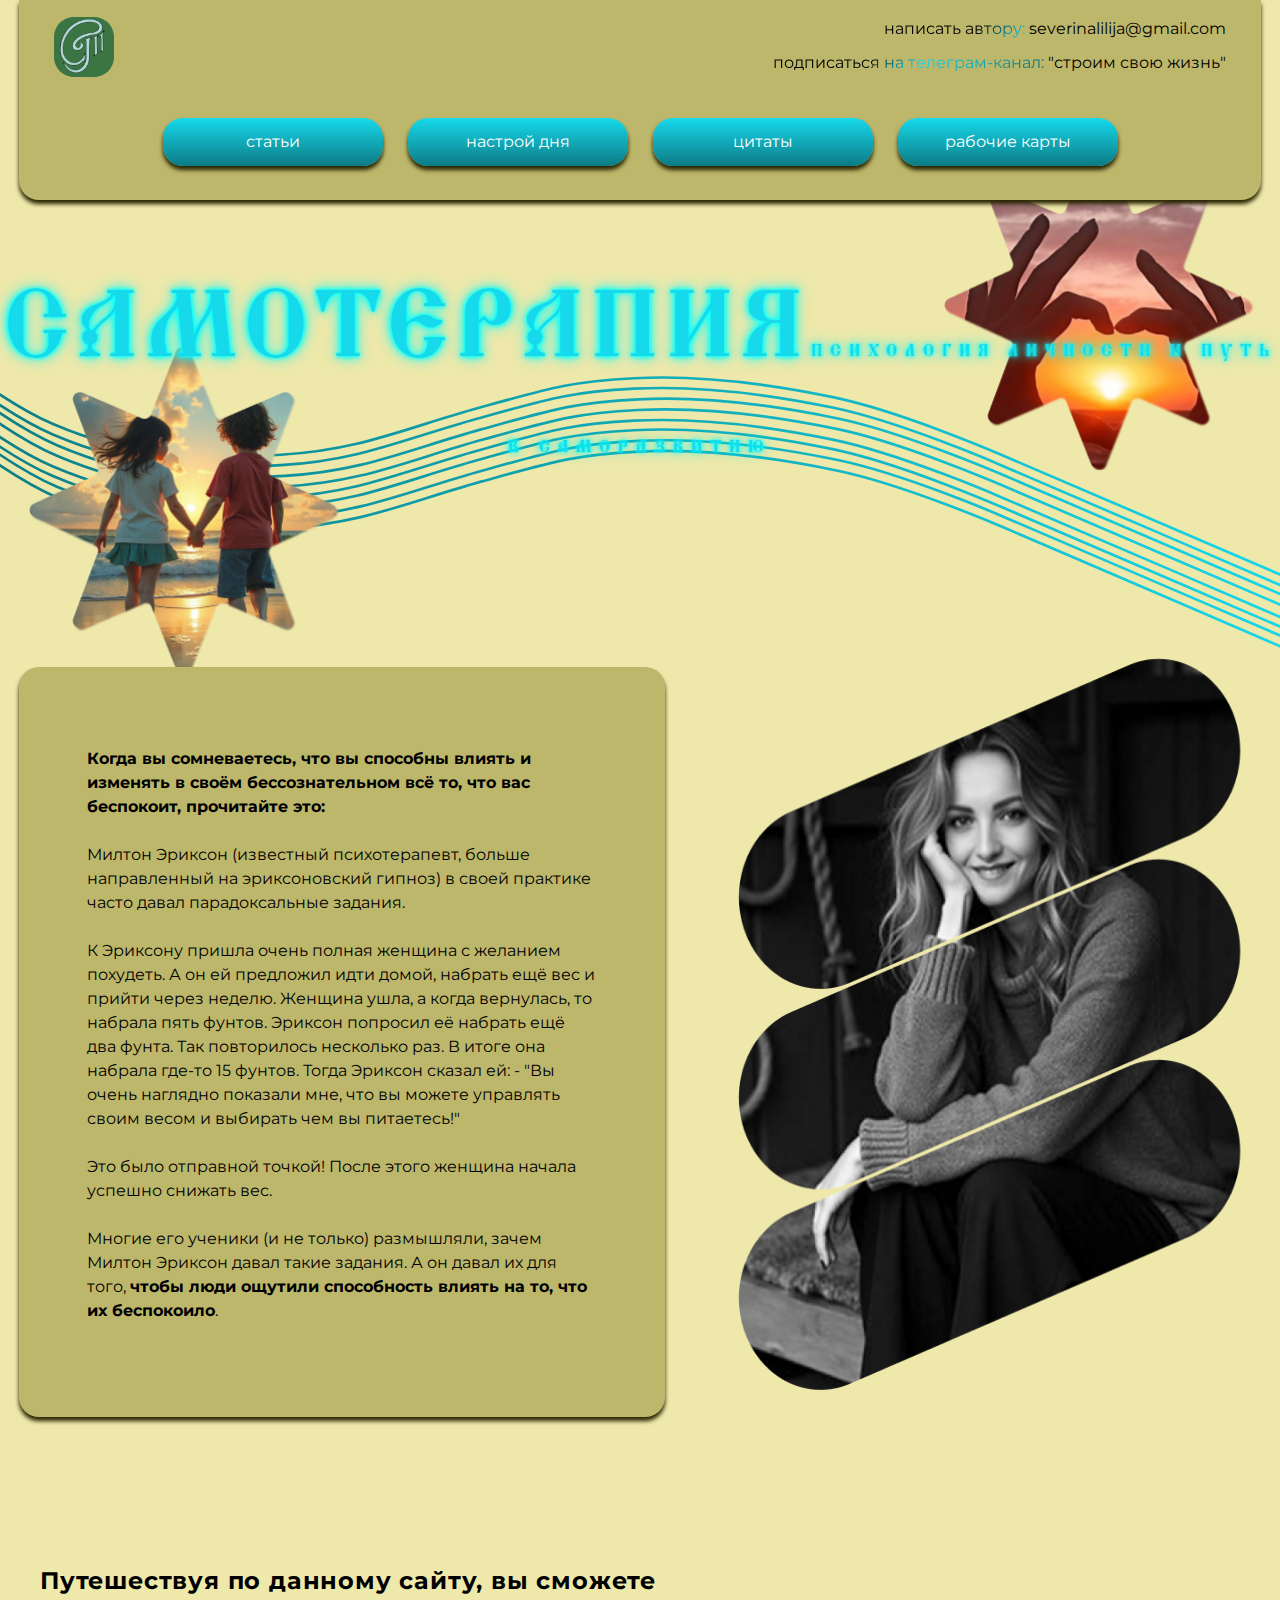
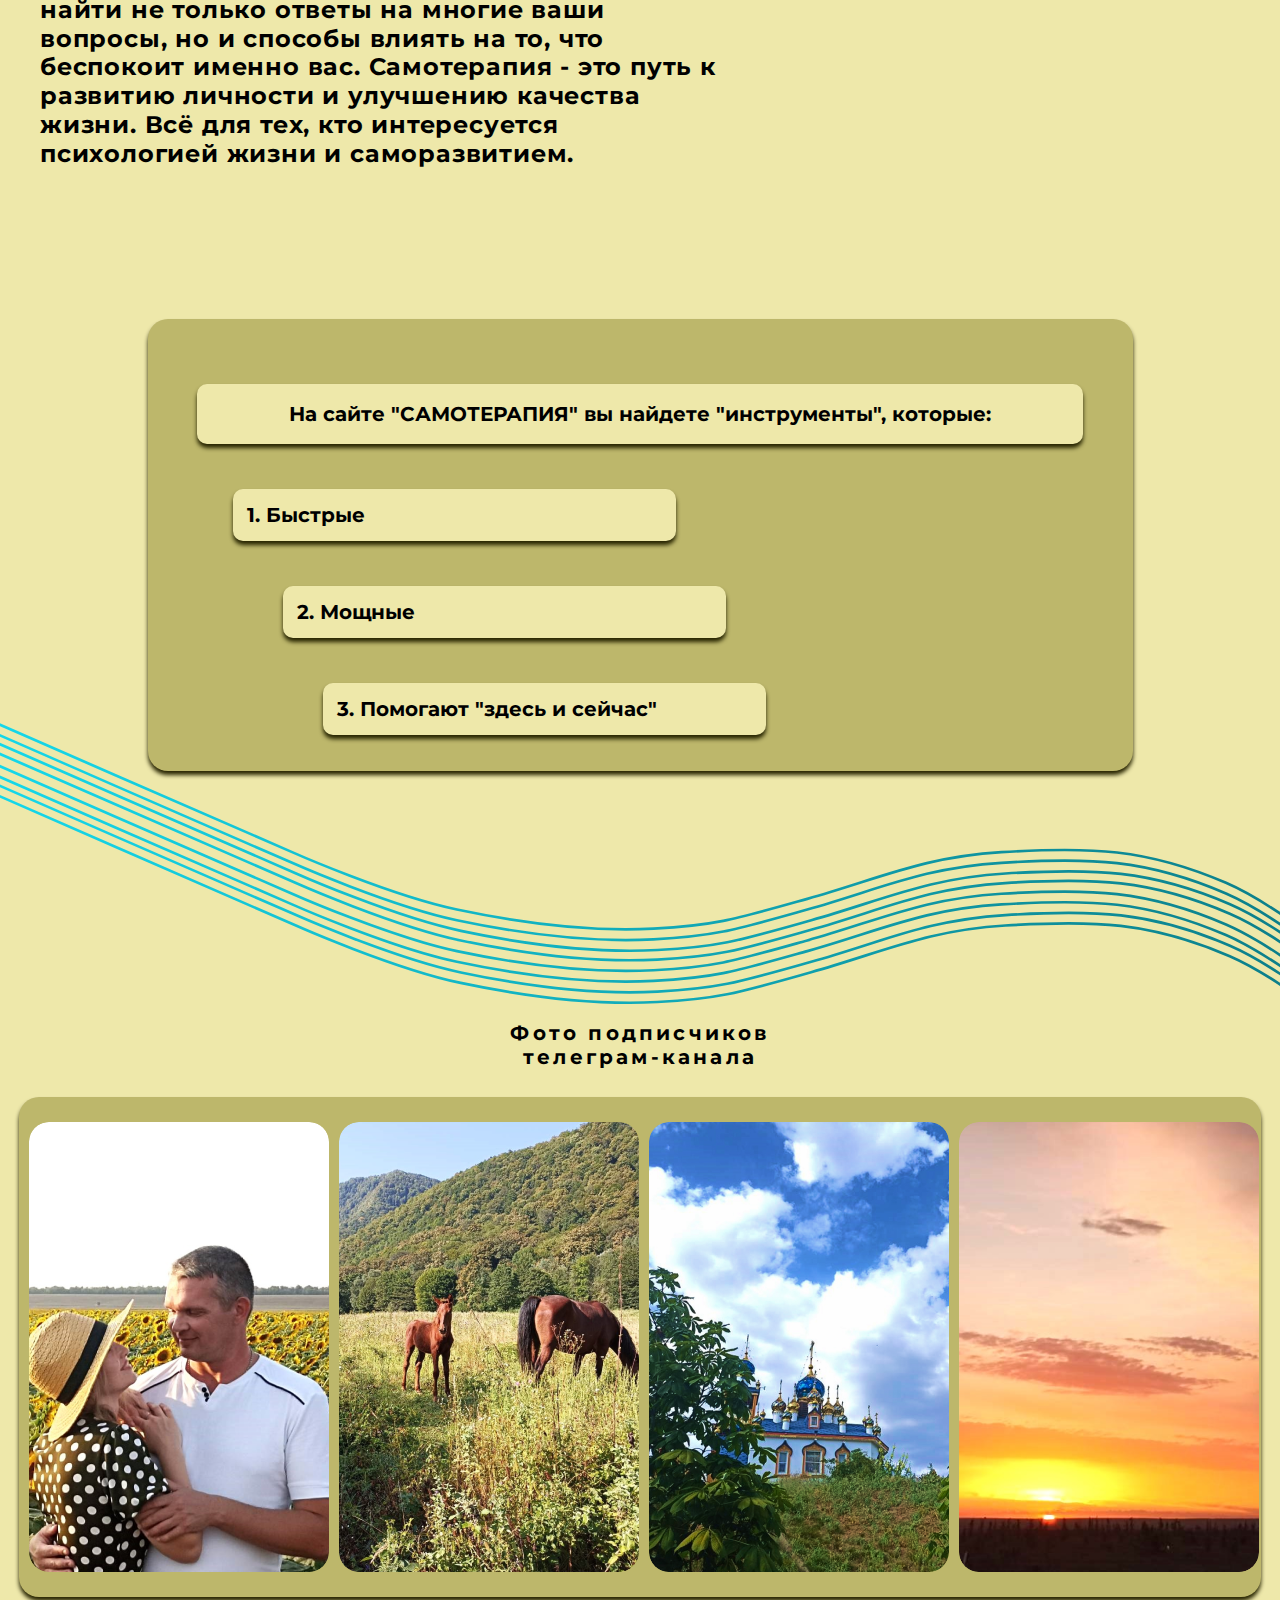
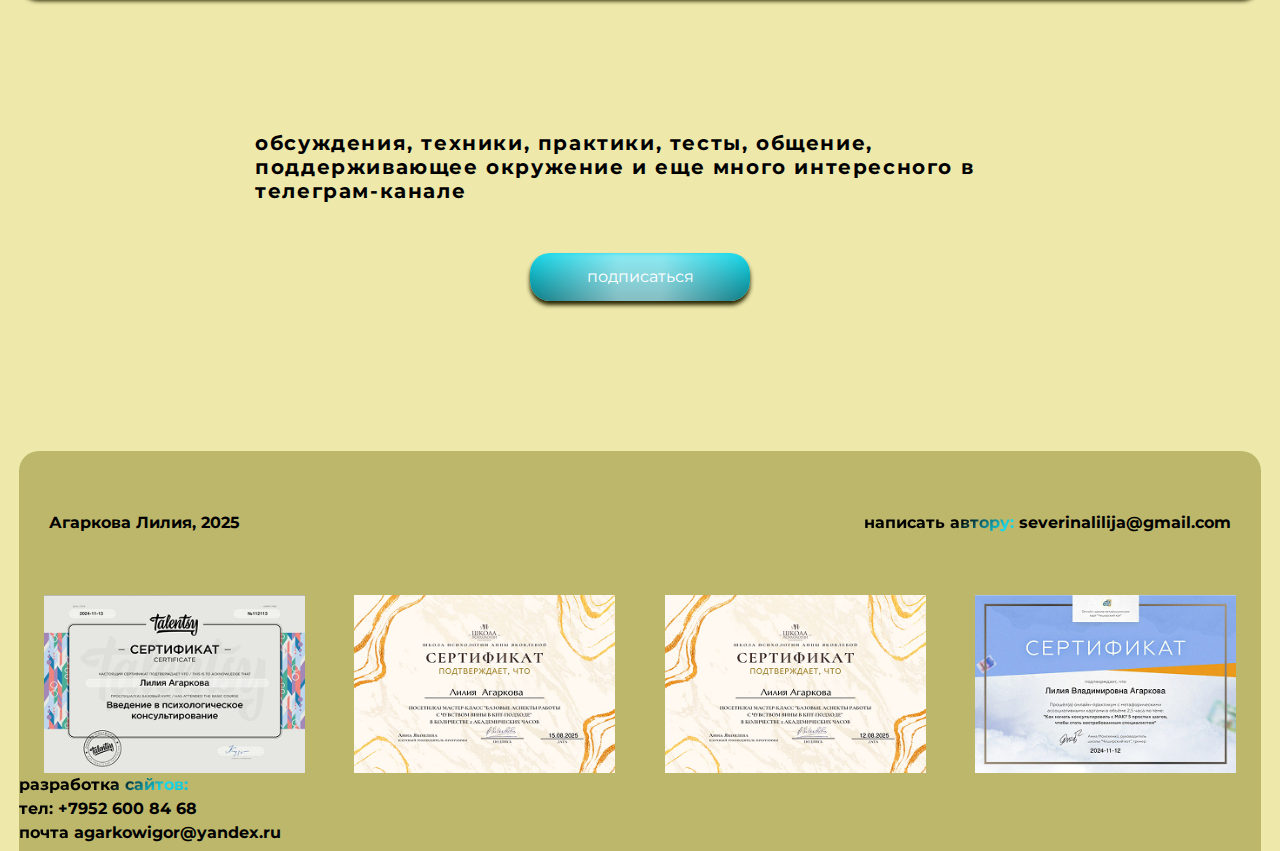
<file: index.html>
<!DOCTYPE html>
<html lang="ru">

<head>
    <meta charset="UTF-8">
    <meta name="viewport" content="width=device-width, initial-scale=1.0">
    <meta name="keywords"
        content="самотерапия, саморазвитие, психология, психология личности, психология поведения, эмоциональный интеллект, философия, мотивация, позитивный настрой на день, стимул">
    <meta name="author" content="Агаркова Лилия">
    <link rel="preconnect" href="https://fonts.googleapis.com">
    <link rel="preconnect" href="https://fonts.gstatic.com" crossorigin>
    <link
        href="https://fonts.googleapis.com/css2?family=Lobster&family=Monomakh&family=Shafarik&display=swap&family=Ruslan+Display&family=Montserrat:ital,wght@0,100..900;1,100..900"
        rel="stylesheet" />
    <link rel="apple-touch-icon" sizes="180x180" href="apple-touch-icon.png">
    <link rel="icon" type="image/png" sizes="32x32" href="favicon-32x32.png">
    <link rel="icon" type="image/png" sizes="16x16" href="favicon-16x16.png">
    <link rel="manifest" href="site.webmanifest">
    <link rel="stylesheet" href="css/style.css">
    <link rel="stylesheet" href="css/variables.css">
    <title>Самотерапия - психология личности и поведения, саморазвитие и самосознание, психология, философия, развитие эмоционального
        интеллекта, техники саморегуляции, мотивация на каждый день, самооценка, красивые цитаты.
    </title>
    <meta name="description"
        content="Сайт 'Самотерапия'-ваш проводник в мир психологии и саморазвития. Здесь вы найдёте практические советы по развитию личности, управлению эмоциями, повышению мотивации и уверенности в себе. Узнаете, как любить себя, улучшить взаимоотношения, обрести позитивный настрой и справиться со стрессом, чтобы повысить качество жизни">
    <meta property="og:type" content="website">
    <meta property="og:url" content="https://samoterapija-agarkovalilija.ru/">
    <meta property="og:image" content="favicon-32x32.png">
    <meta property="og:title" content="Самотерапия">
    <meta property="og:description" content="Путешествуя по данному сайту, вы сможете найти не только ответы
                    на многие ваши вопросы, но и способы влиять на то, что беспокоит
                    именно вас (психология личности и поведения, саморазвитие и психология, психологическая поддержка, самооценка, стимул, личные границы и др)">
    <meta name="robots" content="all">
<script type="application/ld+json">
{
  "@context": "https://schema.org",
  "@type": "WebSite",
  "name": "Самотерапия",
  "url": "https://samoterapija-agarkovalilija.ru/",
  "description": "«Самотерапия» – сайт о психологии и личностном росте: статьи, метафорические карты, цитаты и позитивный настрой дня.",
  "inLanguage": "ru",
  "publisher": {
    "@type": "Organization",
    "name": "Самотерапия"
  }
}
</script>
</head>

<body>
    <div class="wrapper">
        <img class="line-1" src="icon/newImg-line-1.svg" alt="линии" />
        <img class="line-1-revers" src="icon/newImg-line-1-revers.svg" alt="линии" />
        <div class="container">
            <div class="menu--background"></div>
            <header class="header">
                <div class="header__top">
                    <a class="logo" href="#"><img src="icon/newImg-logo-1.svg" alt="логотип"></a>
                    <div class="contact">
                        <p>
                            <span class="text-animation">написать автору:</span>
                            <a class="link" href="mailto:severinalilija@gmail.com">severinalilija@gmail.com</a>
                        </p>
                        <p>
                            <span class="text-animation">подписаться на телеграм-канал:</span><a class="link" 
                                href="https://t.me/+cqsJl0Fe9S44NGJi" target="_blank">
                                "строим
                                свою жизнь"</a>
                        </p>
                    </div>
                    <div class="contact_mobil">
                        <a href="https://t.me/+cqsJl0Fe9S44NGJi"><img src="icon/newImg-telegramMobil.svg"
                                alt="телеграм" /></a>
                        <a href="mailto:severinalilija@gmail.com"><img src="icon/newImg-mailMobil.svg"
                                alt="почта" /></a>
                    </div>
                </div>
                <div class="menu__btn-wrapper">
                    <img class="menu__btn" src="icon/newImg-menuMobil-open.svg" alt="открыть меню" />
                </div>
                <nav class="nav">
                    <ul class="menu__list">
                        <li class="menu__close">
                            <img class="menu__close-item" src="icon/newImg-menuMobil-close.svg" alt="закрыть меню" />
                        </li>
                        <li class="button"><a href="list_article.html">статьи</a></li>
                        <li class="button"><a href="card-mood-day.html">настрой дня</a></li>
                        <li class="button"><a href="quotes.html">цитаты</a></li>
                        <li class="button"><a href="work-cards.html">рабочие карты</a></li>
                    </ul>
                </nav>
            </header>
            <main class="main">
                <h1>самотерапия<span class="main-title-h1">психология личности и путь к саморазвитию</span></h1>
                <img class="star star-1" src="img/newImg-star-1.png" width="325" height="350" alt="картинка-звезда" />
                <img class="star star-2" src="img/newImg-star-2.png" width="325" height="350" alt="картинка-звезда" />
                <section class="main__content">
                    <div class="main__content-text">
                        <h2>
                            Когда вы сомневаетесь, что вы способны влиять и изменять в своём
                            бессознательном всё то, что вас беспокоит, прочитайте это:
                        </h2>
                        <br />
                        <p>
                            Милтон Эриксон (известный психотерапевт, больше направленный на эриксоновский
                            гипноз) в своей практике часто давал парадоксальные задания.
                        </p>
                        <br />
                        <p>
                            К Эриксону пришла очень полная женщина с желанием похудеть.
                            А он ей предложил идти домой, набрать ещё вес и прийти через неделю.
                            Женщина ушла, а когда вернулась, то набрала пять
                            фунтов. Эриксон попросил её набрать ещё два фунта.
                            Так повторилось несколько раз. В итоге она набрала где-то 15 фунтов.
                            Тогда Эриксон сказал ей:
                            - "Вы очень наглядно показали мне, что
                            вы можете управлять своим весом и выбирать чем вы питаетесь!"
                        </p>
                        <br />
                        <p>
                            Это было отправной точкой!
                            После этого женщина начала успешно снижать вес.
                        </p>
                        <br />
                        <p>
                            Многие его ученики (и не только) размышляли, зачем Милтон Эриксон давал такие
                            задания. А он давал их для того,
                            <strong>чтобы люди ощутили способность влиять на то, что их беспокоило</strong>.
                        </p>
                        <img class="main__content-photo-mini" src="img/newImg-photoAutorMini-1.png" alt="фото автора" />
                    </div>
                    <div class="main__content-photo">
                        <img src="img/newImg-photoAutor-1.png" width="615" height="785" alt="фото автора" />
                    </div>
                </section>
                <div class="main__title-wrapper">
                    <h2 class="title-2">
                        Путешествуя по данному сайту, вы сможете найти не только ответы на многие ваши вопросы, но и
                        способы влиять на то, что беспокоит именно вас. Самотерапия - это путь к развитию личности и улучшению качества жизни. Всё для тех, кто интересуется психологией жизни и саморазвитием.
                        <img class="line-right line-2" src="icon/newImg-lineMax-right.svg" alt="линия" />

                        <img class="line-right lineMini-revers" src="icon/newImg-lineMini-1-right.svg" alt="линия" />
                    </h2>
                </div>



                <section class="main__description">
                    <img class="star star-3" src="img/newImg-star-3.png" width="325" height="350"
                        alt="картинка-звезда" />
                    <div class="main__description-item">
                        <h3>На сайте "САМОТЕРАПИЯ" вы найдете "инструменты", которые:</h3>
                        <h4>1. Быстрые</h4>
                        <h4 class="item-2">2. Мощные</h4>
                        <h4 class="item-3">3. Помогают "здесь и сейчас"</h4>
                    </div>
                    <img class="star star-4" src="img/newImg-star-4.png" width="325" height="350"
                        alt="картинка-звезда" />
                </section>


                <section class="main__gallery">

                    <h3>Фото подписчиков телеграм-канала
                        <img class="line-left gallery-line-1" src="icon/newImg-lineMax-right.svg" alt="линия" />
                        <img class="line-right gallery-line-2" src="icon/newImg-lineMax-left.svg" alt="линия" />

                        <img class="line-right lineMini-revers" src="icon/newImg-lineMini-1-right.svg" alt="линия" />
                        <img class="line-left lineMini" src="icon/newImg-lineMini-1-left.svg" alt="линия" />

                    </h3>
                    <div class="main__gallery-slider">
                        <div class="main__gallery-items">
                            <img class="main__gallery-photo" src="img/newImg-gallery-1.png" loading="lazy"
                                alt="Фото подписчиков" width="300" height="450">
                            <img class="main__gallery-photo" src="img/newImg-gallery-2.png" loading="lazy"
                                alt="Фото подписчиков" width="300" height="450">
                            <img class="main__gallery-photo" src="img/newImg-gallery-3.png" loading="lazy"
                                alt="Фото подписчиков" width="300" height="450">
                            <img class="main__gallery-photo" src="img/newImg-gallery-4.png" loading="lazy"
                                alt="Фото подписчиков" width="300" height="450">

                            <img class="main__gallery-photo" src="img/newImg-gallery-5.png" loading="lazy"
                                alt="Фото подписчиков" width="300" height="450">
                            <img class="main__gallery-photo" src="img/newImg-gallery-6.png" loading="lazy"
                                alt="Фото подписчиков" width="300" height="450">
                            <img class="main__gallery-photo" src="img/newImg-gallery-7.png" loading="lazy"
                                alt="Фото подписчиков" width="300" height="450">
                            <img class="main__gallery-photo" src="img/newImg-gallery-8.png" loading="lazy"
                                alt="Фото подписчиков" width="300" height="450">
                            <img class="main__gallery-photo" src="img/newImg-gallery-9.png" loading="lazy"
                                alt="Фото подписчиков" width="300" height="450">
                        </div>
                    </div>
                </section>

                <div class="subscribe">
                    <div class="subscribe-wrapper">
                        <h3 class="subscribe-title">обсуждения, техники, практики, тесты, общение, поддерживающее
                            окружение
                            и
                            еще много интересного в телеграм-канале</h3>
                        <img class="line-right subscribe-line-1" src="icon/newImg-lineMax-left.svg" alt="линия" />
                        <img class="line-left subscribe-line-2" src="icon/newImg-lineMax-right.svg" alt="линия" />

                        <img class="line-right lineMini-revers" src="icon/newImg-lineMini-1-right.svg" alt="линия" />
                        <img class="line-left lineMini" src="icon/newImg-lineMini-1-left.svg" alt="линия" />
                    </div>
                    <div class="button button-telegram">
                        <a href="https://t.me/+cqsJl0Fe9S44NGJi" target="_blank">подписаться</a>
                    </div>
                </div>
                <img class="star star-5" src="img/newImg-star-5.png" width="325" height="350" alt="картинка-звезда" />
            </main>
            <footer class="footer">
                <div class="footer__info">
                    <h4>
                        Агаркова Лилия, <time datetime="2025">2025</time>
                    </h4>
                    
                    <h4>
                        <span class="text-animation">написать автору:</span>
                        <a class="link" href="mailto:severinalilija@gmail.com">severinalilija@gmail.com</a>
                    </h4>
                </div>
                <div class="footer__sertificates">
                    <img src="img/newImg-sertif-3.jpg" width="300" height="212" alt="сертификат" />
                    <img src="img/newImg-sertif-2.jpg" width="300" height="212" alt="сертификат" />
                    <img src="img/newImg-sertif-1.jpg" width="300" height="212" alt="сертификат" />
                    <img src="img/newImg-sertif-4.jpg" width="300" height="212" alt="сертификат" />
                </div>
                <h4 class="website-development">
                    <span class="text-animation">разработка сайтов:</span>
                </h4>
                <h4 class="website-development">
                    <span class="text-animation">тел:</span>
                    <a class="link" href="tel:+79526008468">+7952 600 84 68</a>
                </h4>
                <h4 class="website-development">
                    <span class="text-animation">почта</span>
                    <a class="link" href="mailto:agarkowigor@yandex.ru">agarkowigor@yandex.ru</a>
                </h4>
            </footer>
        </div>
    </div>
    <script>
        //бургер-меню
        const menuBtn = document.querySelector(".menu__btn");
        const menuClose = document.querySelector(".menu__close");
        const menuList = document.querySelector(".menu__list");
        const menuBackground = document.querySelector(".menu--background");

        menuBtn.addEventListener("click", () => {
            menuList.classList.toggle("menu__list--open");
            menuBackground.classList.toggle("menu--background__open");
        });
        menuBackground.addEventListener("click", () => {
            menuList.classList.remove("menu__list--open");
            menuBackground.classList.remove("menu--background__open");
        });
        menuClose.addEventListener("click", () => {
            menuList.classList.remove("menu__list--open");
            menuBackground.classList.remove("menu--background__open");
        });

        //появление эл-тов
        function onEntry(entry) {
            entry.forEach(change => {
                if (change.isIntersecting) {
                    change.target.classList.add('show');
                } else {
                    change.target.classList.remove('show')
                }
            });
        }
        let options = {
            threshold: [0.5]
        };
        let observer = new IntersectionObserver(onEntry, options);
        let elements = document.querySelectorAll(".star");
        let linesRight = document.querySelectorAll(".line-right");
        let linesLeft = document.querySelectorAll(".line-left");
        let linesMinirevers = document.querySelectorAll(".lineMini-revers");
        let linesMini = document.querySelectorAll(".lineMini");

        for (let elm of elements) {
            observer.observe(elm);
        }
        for (let elem of linesRight) {
            observer.observe(elem);
        }
        for (let elem of linesLeft) {
            observer.observe(elem);
        }


    </script>
</body>

</html>
</file>
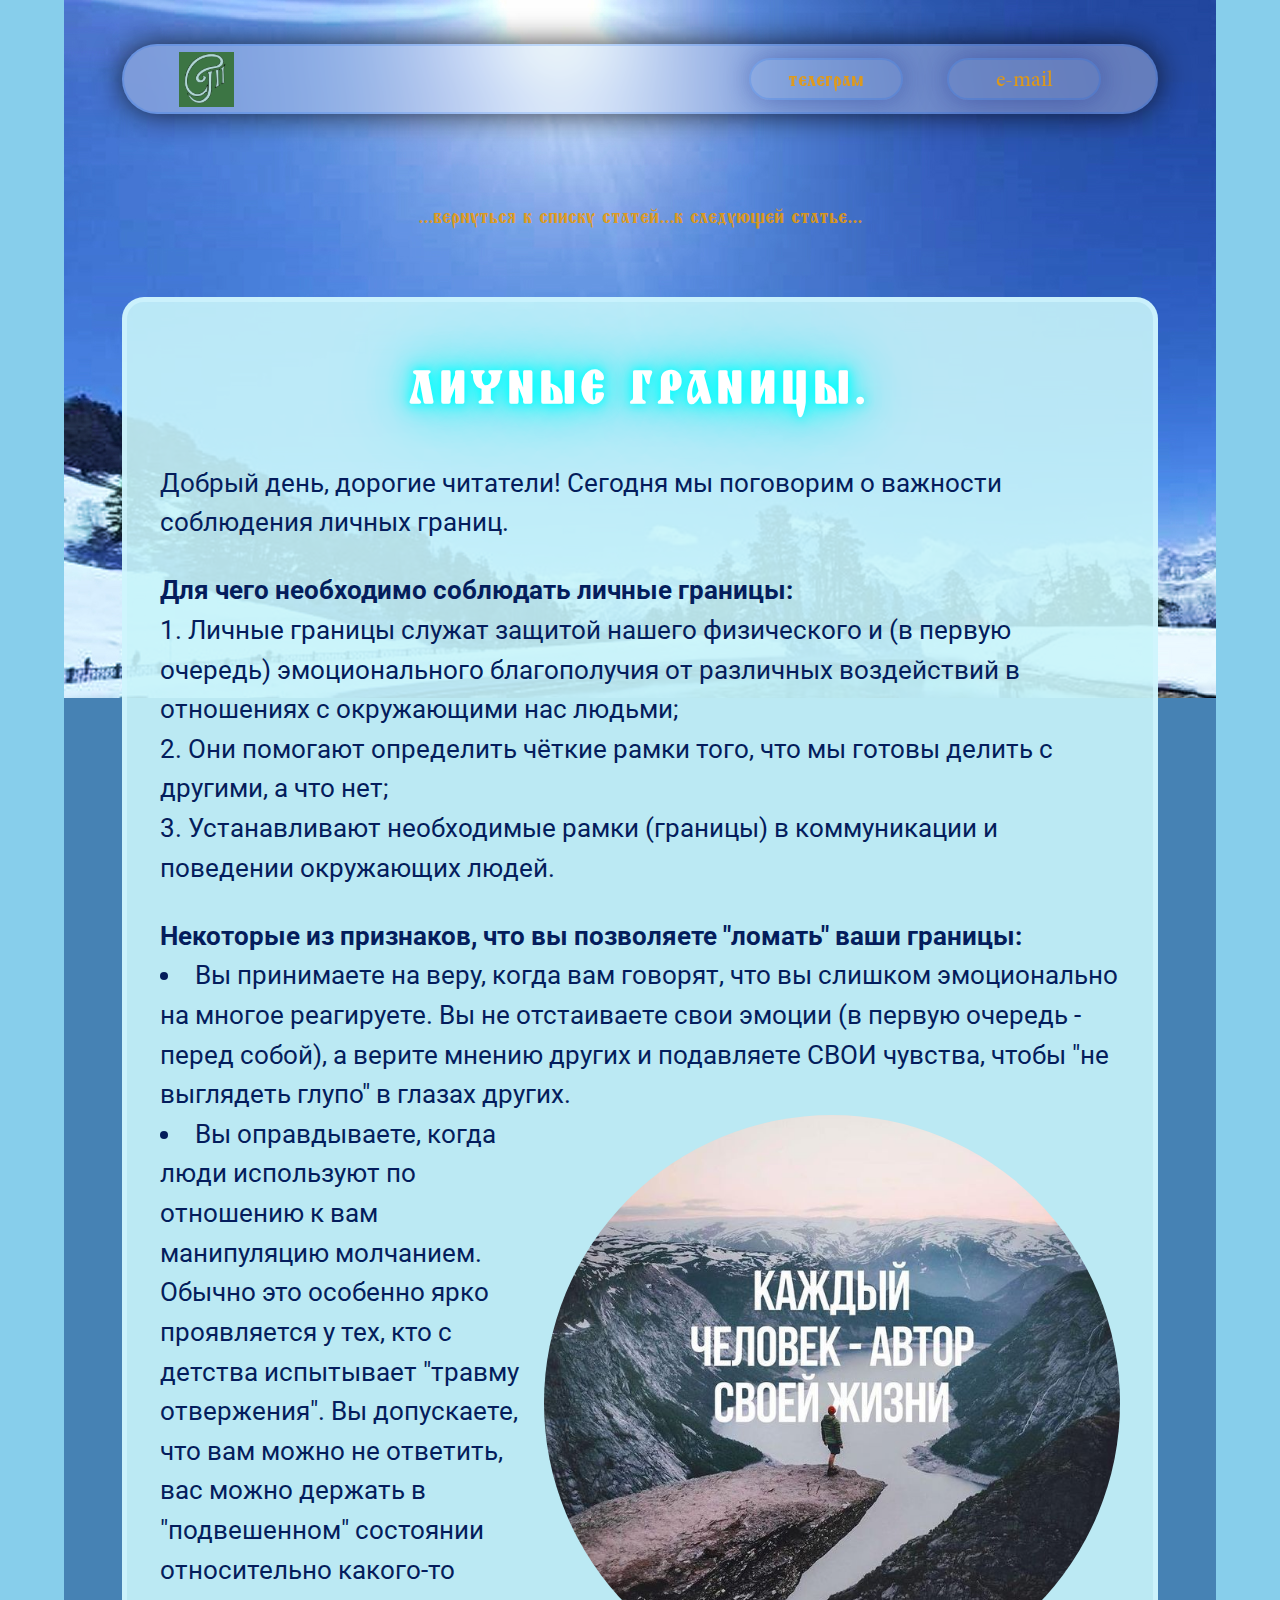
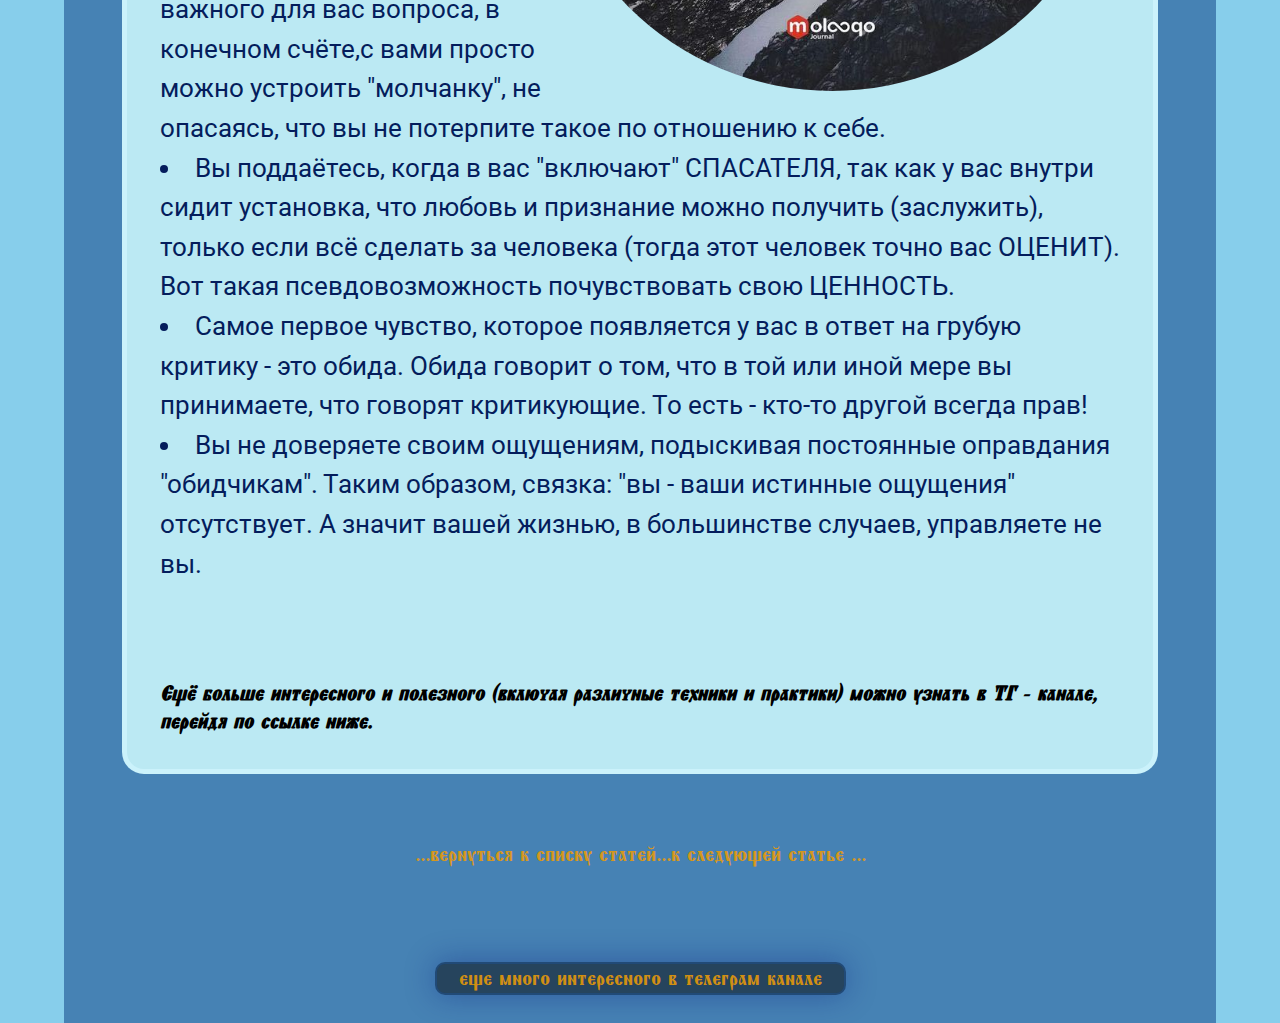
<file: article-1.html>
<!DOCTYPE html>
<html lang="ru">

<head>
    <meta charset="UTF-8">
    <meta name="viewport" content="width=device-width, initial-scale=1.0">
    <meta name="keywords" content="саморазвитие, психология, личные границы, как отстаивать личные границы, мотивация, позитивный настрой, стимул,
        подерживающее окружение">
    <link rel="preconnect" href="https://fonts.googleapis.com">
    <link rel="preconnect" href="https://fonts.gstatic.com" crossorigin>
    <link href="https://fonts.googleapis.com/css2?family=Roboto:ital,wght@0,400;0,900;1,300&display=swap"
        rel="stylesheet">
    <link href="https://fonts.googleapis.com/css2?family=Lobster&family=Monomakh&family=Shafarik&display=swap"
        rel="stylesheet">
    <link rel="apple-touch-icon" sizes="180x180" href="apple-touch-icon.png">
    <link rel="icon" type="image/png" sizes="32x32" href="favicon-32x32.png">
    <link rel="icon" type="image/png" sizes="16x16" href="favicon-16x16.png">
    <link rel="manifest" href="site.webmanifest">
    <link rel="stylesheet" href="css/article.css">
    <link rel="stylesheet" href="css/variables.css">
    <title>Личные границы, как отстаивать личные границы | самотерапия</title>
    <meta name="description" content="саморазвитие, психология, личные границы, как отстаивать личные границы, мотивация, позитивный настрой, стимул,
        подерживающее окружение">
    <script type="application/ld+json">
        {
          "@context": "https://schema.org",
          "@type": "FAQPage",
          "mainEntity": [
            {
              "@type": "Question",
              "name": "Что такое личные границы в психологии?",
              "acceptedAnswer": {
                "@type": "Answer",
                "text": "Личные границы — это система правил и убеждений, которые помогают человеку определять, что для него допустимо в общении и отношениях, а что нет."
              }
            },
            {
              "@type": "Question",
              "name": "Как понять, что мои личные границы нарушают?",
              "acceptedAnswer": {
                "@type": "Answer",
                "text": "Если вы испытываете раздражение, усталость, чувство вины или дискомфорт в отношениях, это может указывать на нарушение личных границ."
              }
            },
            {
              "@type": "Question",
              "name": "Как научиться выстраивать личные границы?",
              "acceptedAnswer": {
                "@type": "Answer",
                "text": "Начните с осознания своих потребностей и прав. Учитесь говорить 'нет', использовать я-высказывания и уважать границы других людей."
              }
            },
            {
              "@type": "Question",
              "name": "Почему бывает сложно говорить «нет»?",
              "acceptedAnswer": {
                "@type": "Answer",
                "text": "Многие люди испытывают страх быть отвергнутыми или выглядеть эгоистами. Это связано с воспитанием и внутренними установками."
              }
            }
          ]
        }
        </script>
</head>

<body>
    <div class="container" id="container-1">
        <header class="header">
            <a href="index.html"><img src="icon/logo.svg" alt="logo"></a>
            <ul class="contact">
                <li><a href="https://t.me/+cqsJl0Fe9S44NGJi" target="_blank">телеграм</a></li>
                <li><a href="mailto:severinalilija@gmail.com">e-mail</a></li>
            </ul>
            <ul class="contact_mobil">
                <li><a href="https://t.me/+cqsJl0Fe9S44NGJi"><img src="icon/telegram.png" alt="telegram"></a></li>
                <li><a href="mailto:severinalilija@gmail.com"><img src="icon/e-mail.png" alt="e-mail"></a></li>
            </ul>
        </header>
        <nav class="navigation">
            <a href="list_article.html">...вернуться к списку статей...</a>
            <a href="article-2.html">к следующей статье...</a>
        </nav>
        <main class="main" id="main-1">
            <article class="article-1">
                <h1>Личные границы.</h1>
                <div class="article__content">
                    <p>
                        Добрый день, дорогие читатели!
                        Сегодня мы поговорим о важности соблюдения личных границ.
                    </p>
                    <br>
                    <h2>Для чего необходимо соблюдать личные границы:</h2>
                    <ol>
                        <li>Личные границы служат защитой нашего физического и (в первую очередь) эмоционального
                            благополучия
                            от различных воздействий в отношениях с окружающими нас людьми;</li>
                        <li>Они помогают определить чёткие рамки того, что мы готовы делить с другими, а что нет;</li>
                        <li>Устанавливают необходимые рамки (границы) в коммуникации и поведении окружающих людей.</li>
                    </ol>
                    <br>
                    <h2>Некоторые из признаков, что вы позволяете "ломать" ваши границы:</h2>
                    <ul>
                        <li>
                            Вы принимаете на веру, когда вам говорят, что вы слишком эмоционально на многое реагируете.
                            Вы не отстаиваете свои эмоции (в первую очередь - перед собой),
                            а верите мнению других и подавляете СВОИ чувства, чтобы "не выглядеть глупо" в глазах
                            других.
                        </li>
                        <img class="img-article-1" src="img/motivation.jpg">
                        <li>
                            Вы оправдываете, когда люди используют по отношению к вам манипуляцию молчанием.
                            Обычно это особенно ярко проявляется у тех, кто с детства испытывает "травму отвержения".
                            Вы допускаете, что вам можно не ответить, вас можно держать в "подвешенном" состоянии
                            относительно какого-то важного для вас вопроса, в конечном счёте,с вами просто можно
                            устроить
                            "молчанку", не опасаясь, что вы не потерпите такое по отношению к себе.
                        </li>
                        <li>
                            Вы поддаётесь, когда в вас "включают" СПАСАТЕЛЯ, так как у вас внутри сидит установка,
                            что любовь и признание можно получить (заслужить), только если всё сделать за человека
                            (тогда этот человек точно вас ОЦЕНИТ). Вот такая псевдовозможность почувствовать свою
                            ЦЕННОСТЬ.
                        </li>
                        <li>
                            Самое первое чувство, которое появляется у вас в ответ на грубую критику - это обида.
                            Обида говорит о том, что в той или иной мере вы принимаете, что говорят критикующие.
                            То есть - кто-то другой всегда прав!
                        </li>
                        <li>
                            Вы не доверяете своим ощущениям, подыскивая постоянные оправдания "обидчикам".
                            Таким образом, связка: "вы - ваши истинные ощущения" отсутствует.
                            А значит вашей жизнью, в большинстве случаев, управляете не вы.
                        </li>
                    </ul>
                    <br>
                </div>
                <p class="telegram-reference">Ещё больше интересного и полезного (включая различные техники и практики)
                    можно узнать в ТГ - канале, перейдя по ссылке ниже.</p>
            </article>
        </main>
        <nav class="navigation">
            <a href="list_article.html">...вернуться к списку статей...</a>
            <a href="article-2.html">к следующей статье ...</a>
        </nav>
        <footer class="footer">
            <a class="link-telegram-footer" href="https://t.me/+cqsJl0Fe9S44NGJi" target="_blank">еще много интересного
                в телеграм
                канале</a>
            <a class="link-footer-telegram" href="https://t.me/+cqsJl0Fe9S44NGJi"><img src="icon/telegram.png"></a>
        </footer>
    </div>

</body>

</html>
</file>
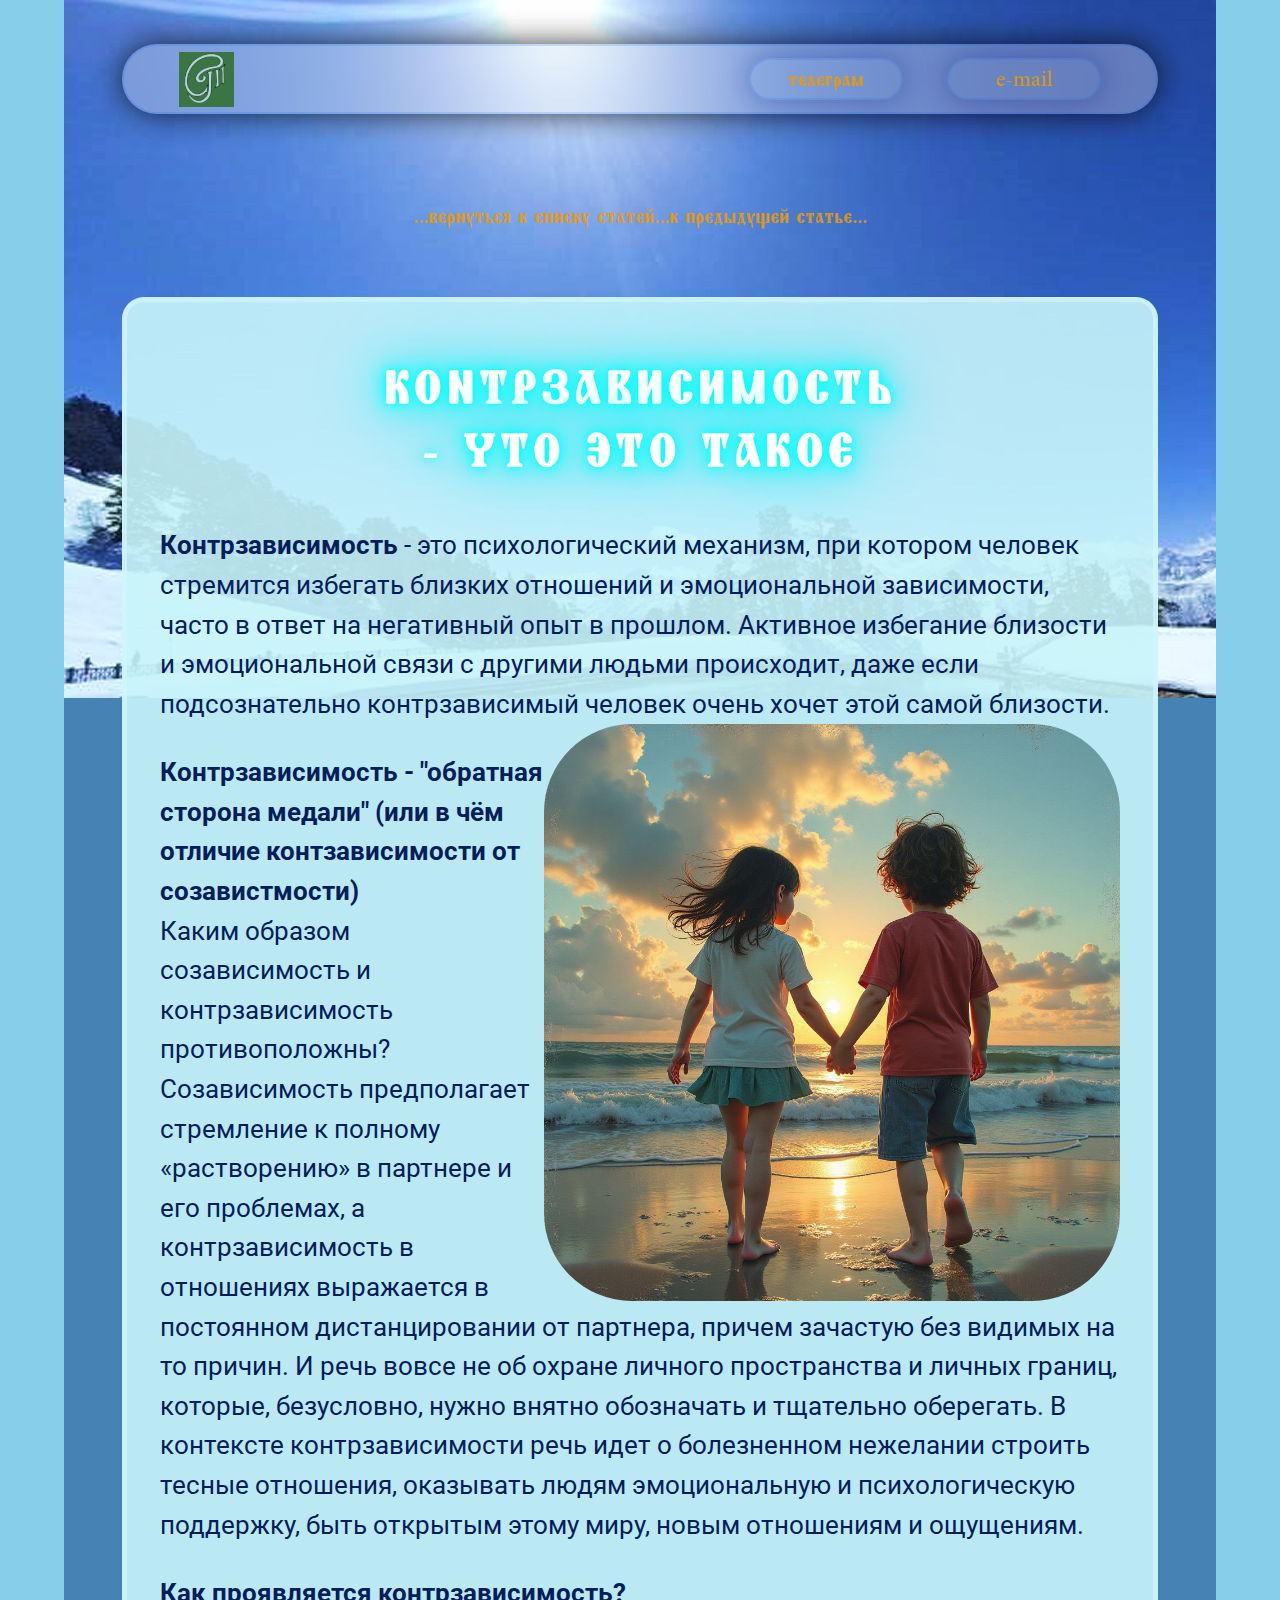
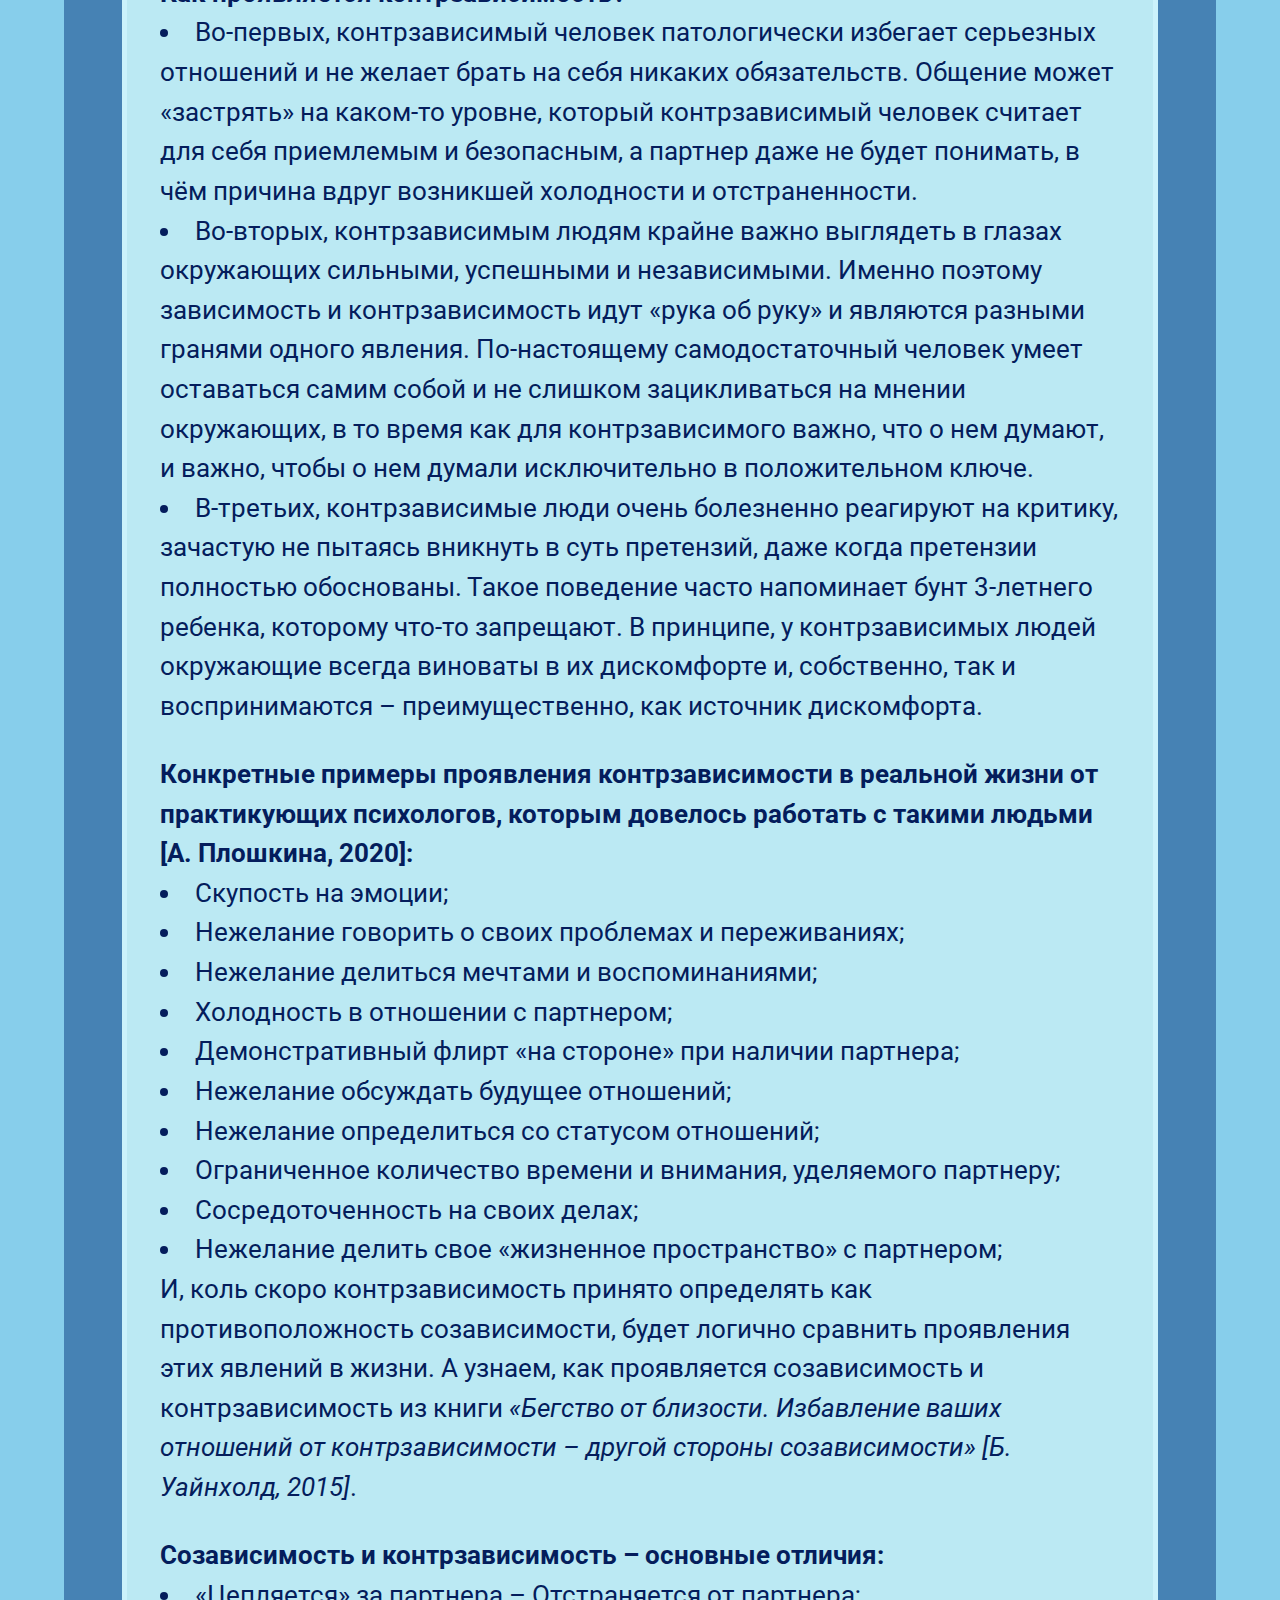
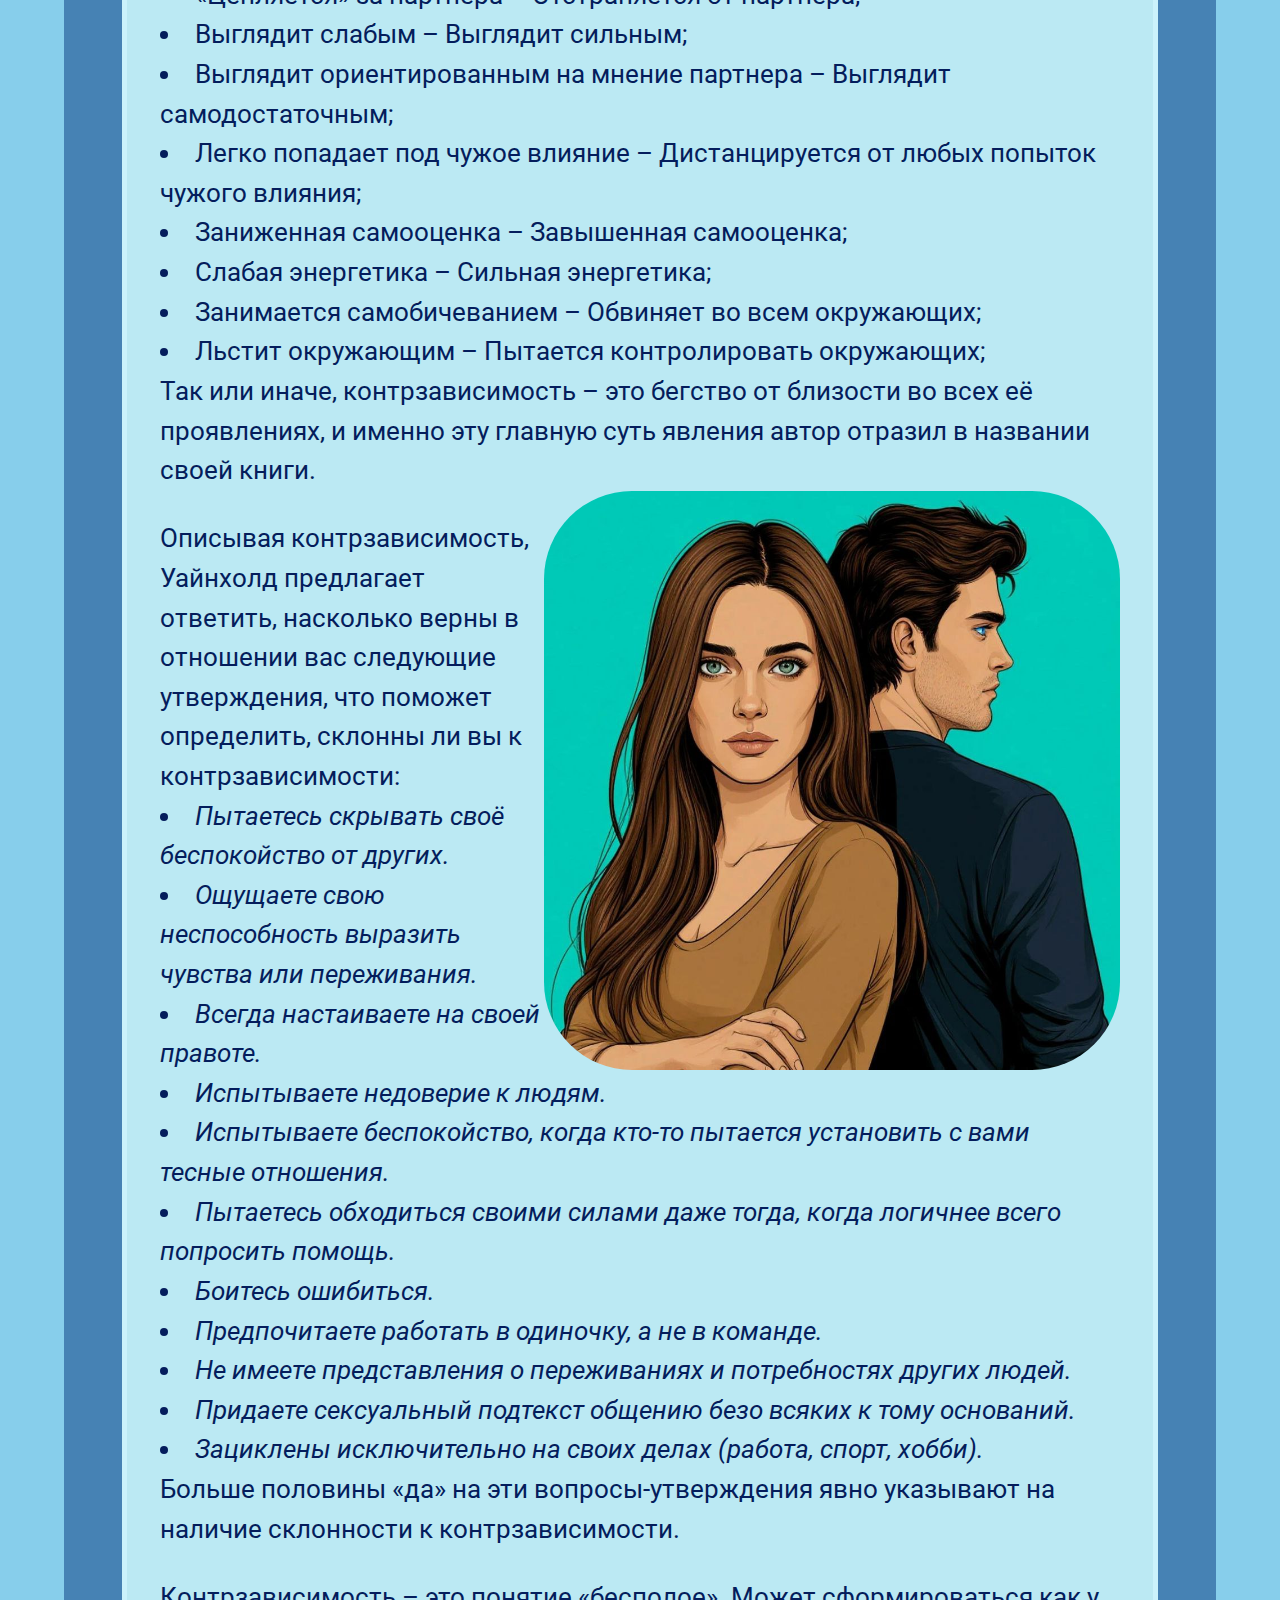
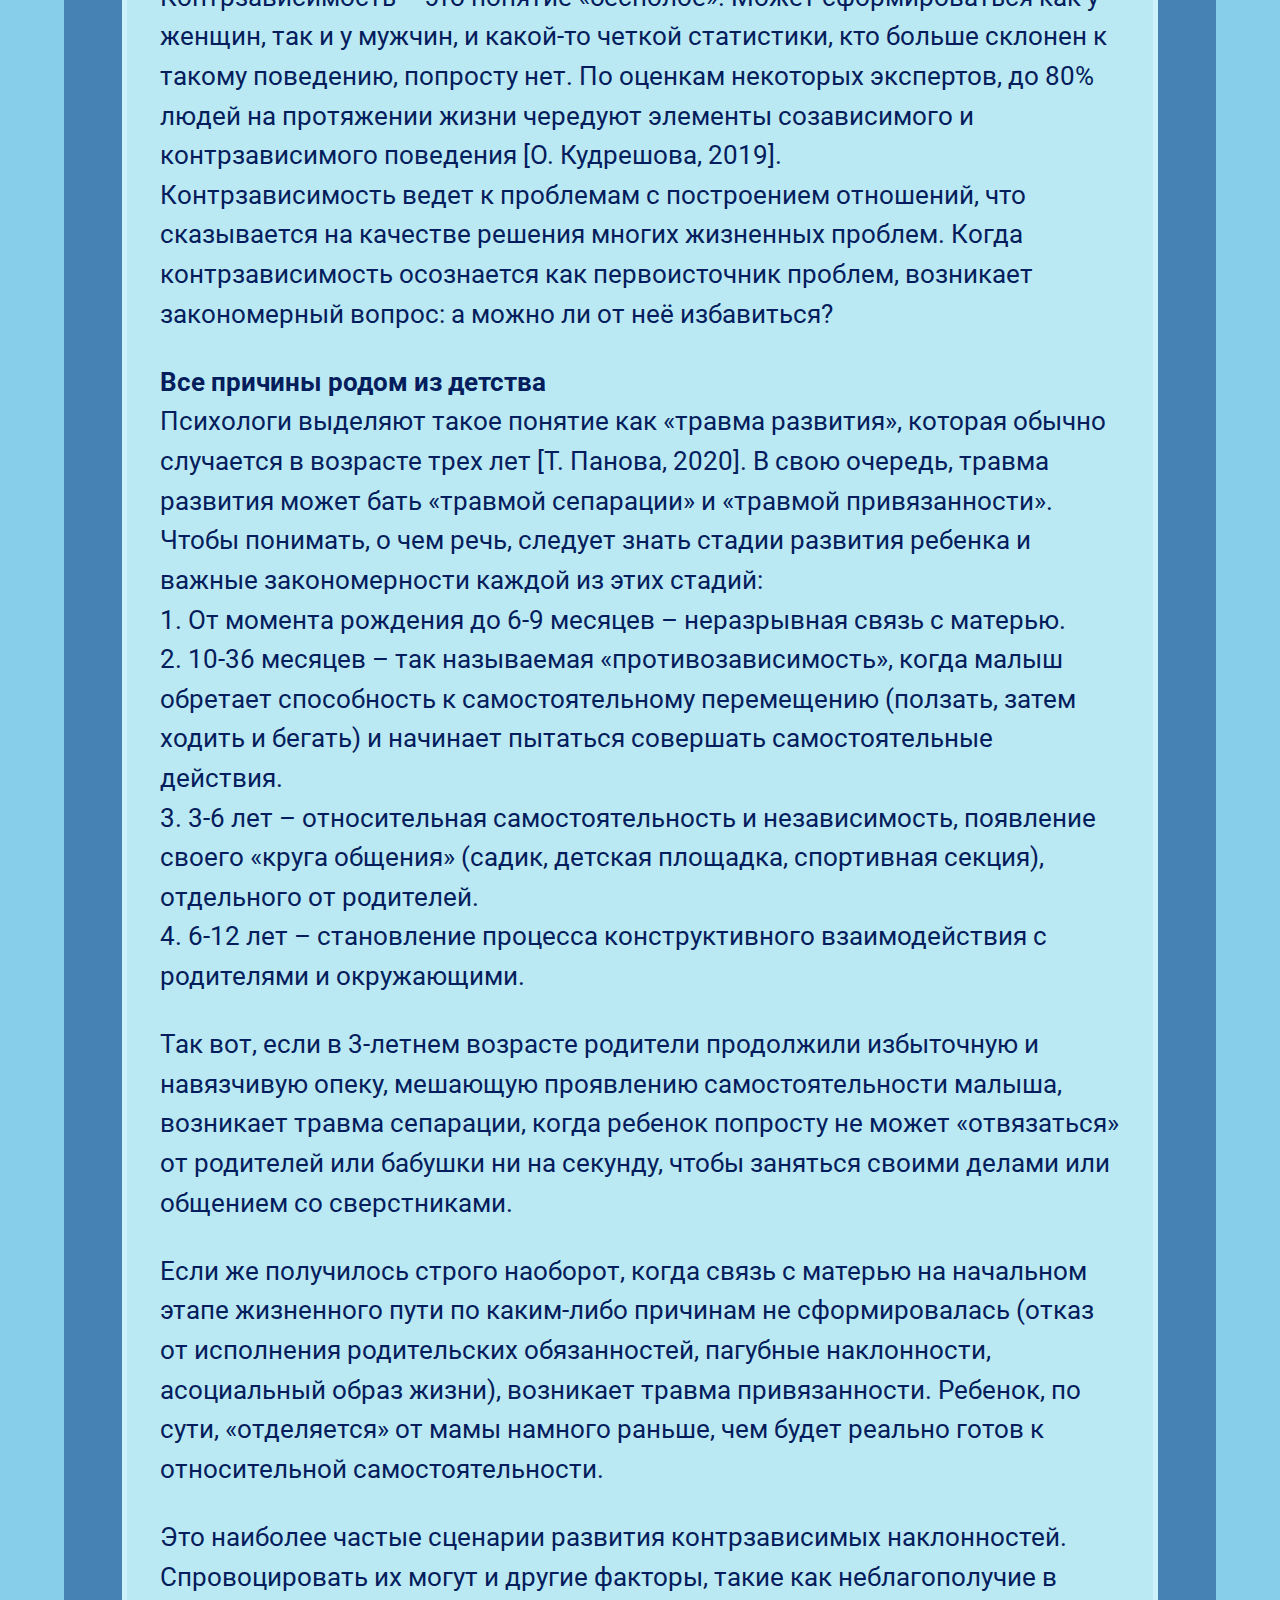
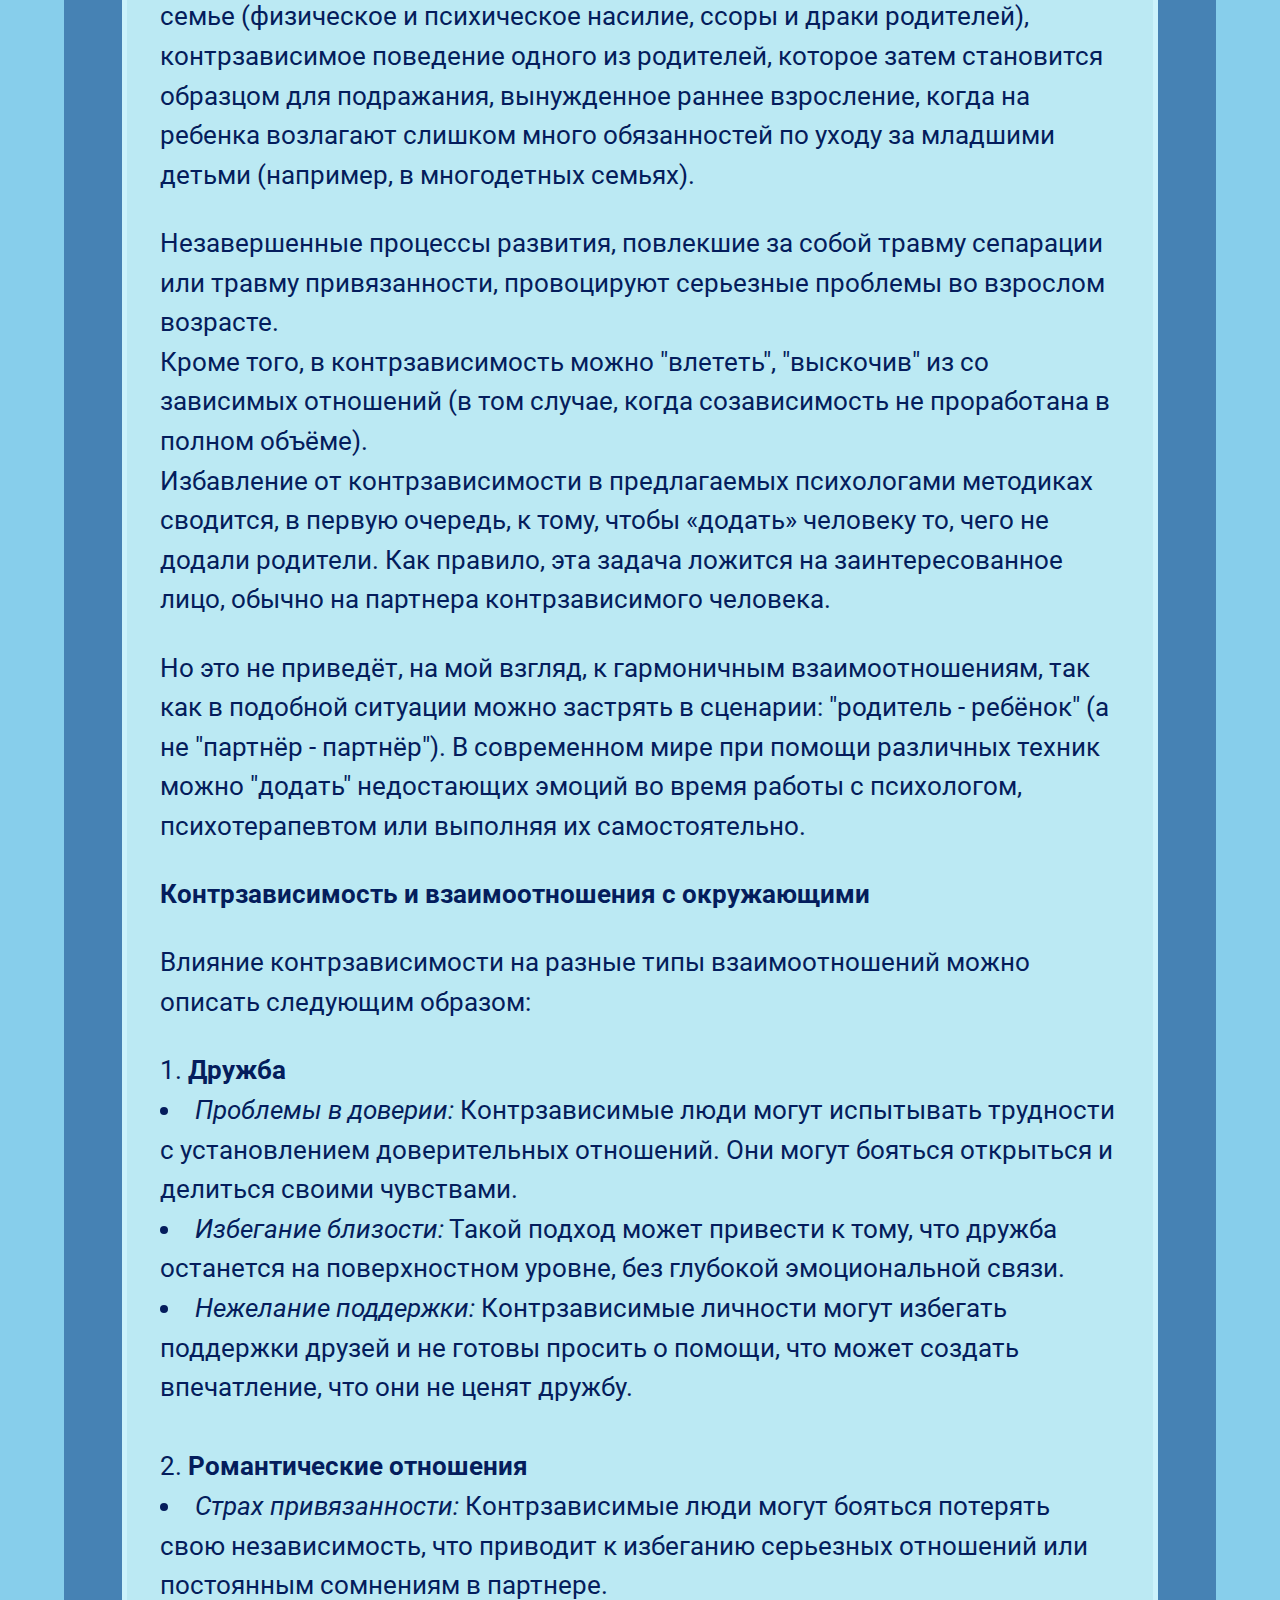
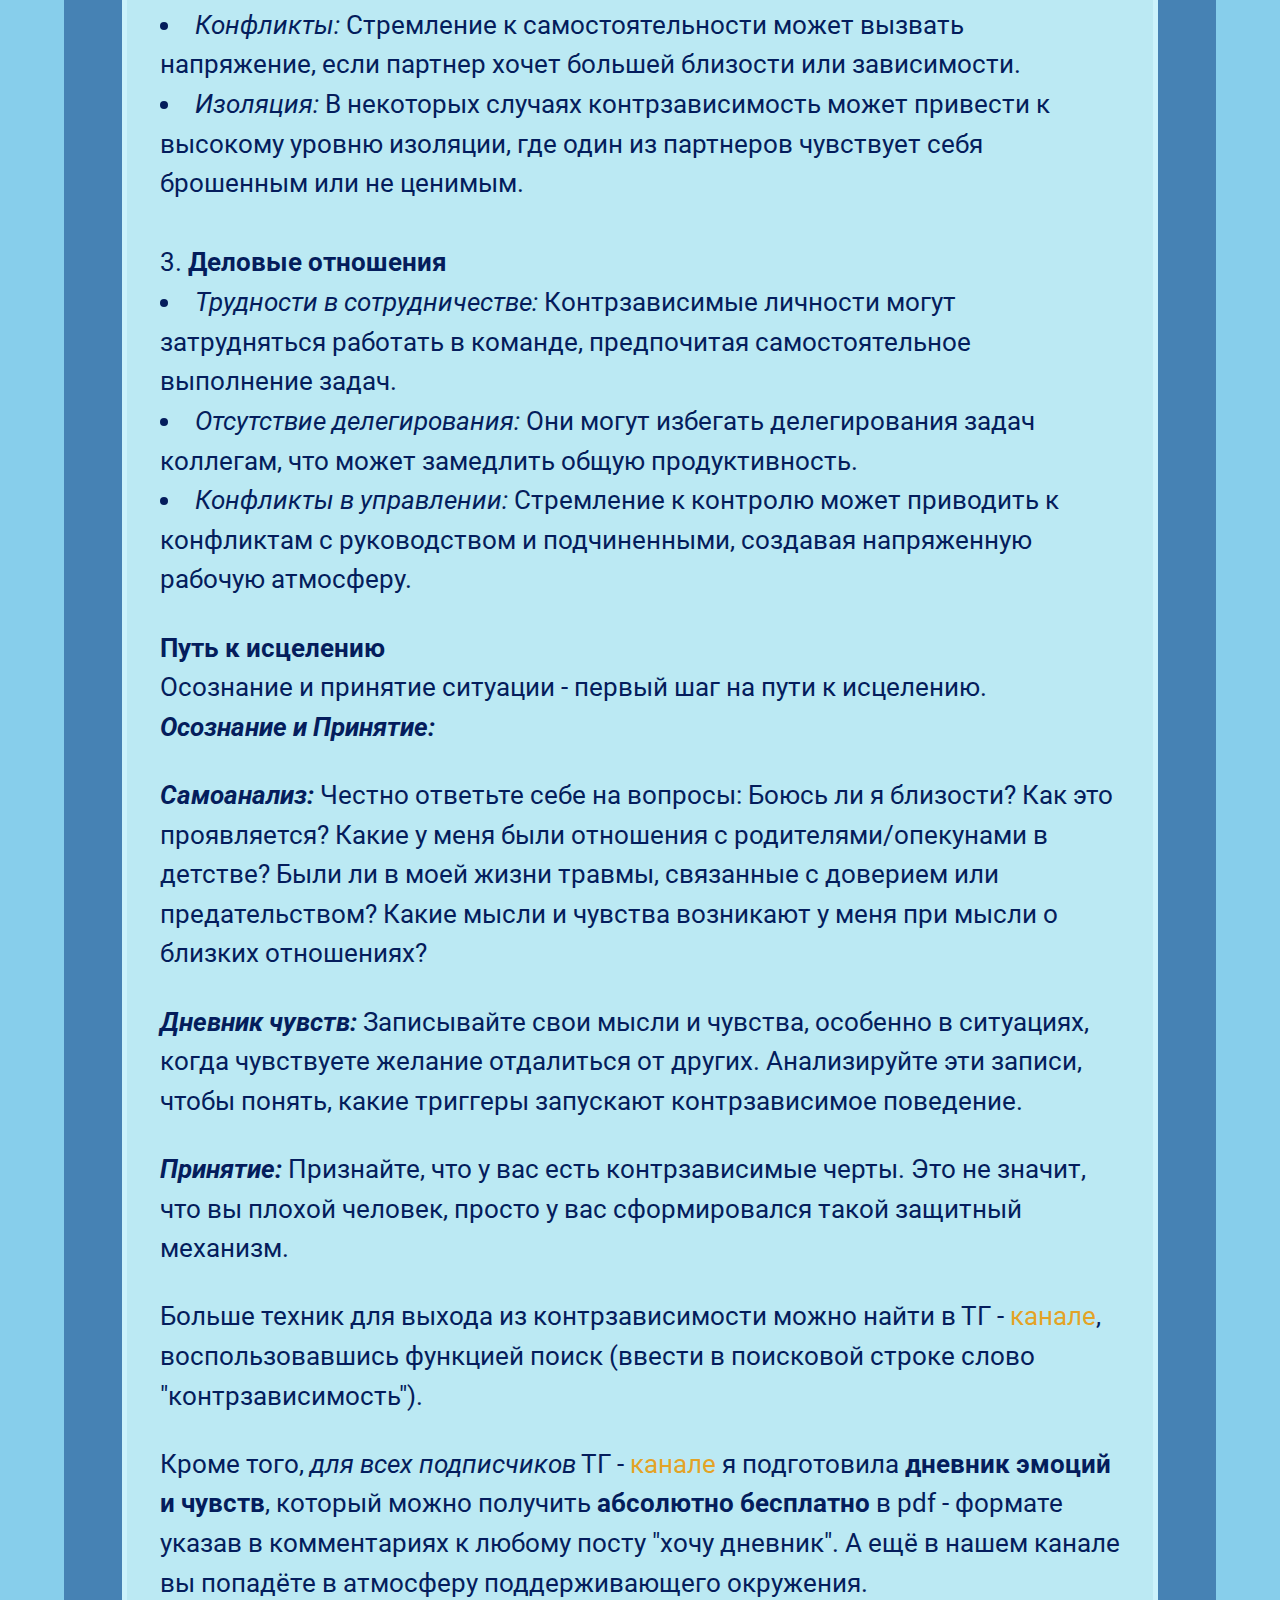
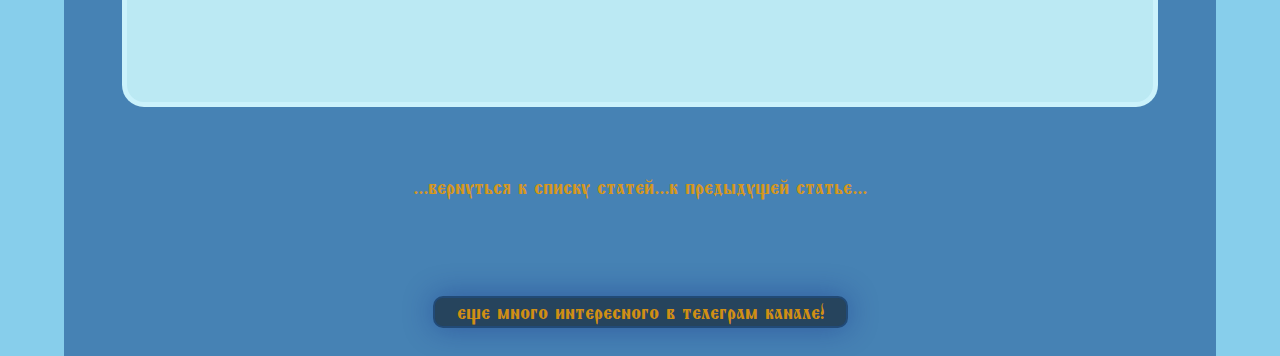
<file: article-10.html>
<!DOCTYPE html>
<html lang="ru">

<head>
  <meta charset="UTF-8">
  <meta name="viewport" content="width=device-width, initial-scale=1.0">
  <meta name="keywords" content="Синдром отложенной жизни, мотивация для действий, саморазвитие, психология, позитивный настрой, стимул, отложенная жизнь,
        подерживающее окружение">
  <link rel="preconnect" href="https://fonts.googleapis.com">
  <link rel="preconnect" href="https://fonts.gstatic.com" crossorigin>
  <link href="https://fonts.googleapis.com/css2?family=Roboto:ital,wght@0,400;0,900;1,300&display=swap"
    rel="stylesheet">
  <link href="https://fonts.googleapis.com/css2?family=Lobster&family=Monomakh&family=Shafarik&display=swap"
    rel="stylesheet">
  <link href="https://fonts.googleapis.com/css2?family=Roboto:ital,wght@0,400;0,900;1,300&display=swap"
    rel="stylesheet">
  <link rel="apple-touch-icon" sizes="180x180" href="apple-touch-icon.png">
  <link rel="icon" type="image/png" sizes="32x32" href="favicon-32x32.png">
  <link rel="icon" type="image/png" sizes="16x16" href="favicon-16x16.png">
  <link rel="manifest" href="site.webmanifest">
  <link rel="stylesheet" href="css/article.css">
  <link rel="stylesheet" href="css/variables.css">
  <title>Контрзависимость, в чём отличие контзависимости от созавистмости. Психология отношений | самотерапия</title>
  <meta name="description"
    content="Контрзависимые отношения. Контрзависимость - обратная сторона созависимых отношений, саморазвитие, психология человека">
    <script type="application/ld+json">
                      {
                        "@context": "https://schema.org",
                        "@type": "FAQPage",
                        "mainEntity": [
                          {
                            "@type": "Question",
                            "name": "Что такое контрзависимость?",
                            "acceptedAnswer": {
                              "@type": "Answer",
                              "text": "Контрзависимость — это страх близости и стремление избегать глубоких отношений из-за страха потерять свободу."
                            }
                          },
                          {
                            "@type": "Question",
                            "name": "Чем контрзависимость отличается от созависимости?",
                            "acceptedAnswer": {
                              "@type": "Answer",
                              "text": "Созависимые люди чрезмерно привязываются к партнёру, а контрзависимые — наоборот, избегают близости."
                            }
                          },
                          {
                            "@type": "Question",
                            "name": "Как справиться с контрзависимостью?",
                            "acceptedAnswer": {
                              "@type": "Answer",
                              "text": "Работа с психологом, осознанность и постепенное развитие доверия в отношениях помогают преодолеть контрзависимость."
                            }
                          }
                        ]
                      }

    
            </script>
</head>

<body>
  <div class="container" id="container-5">
    <header class="header">
      <a href="index.html"><img src="icon/logo.svg" alt="logo"></a>
      <ul class="contact">
        <li><a href="https://t.me/+cqsJl0Fe9S44NGJi" target="_blank">телеграм</a></li>
        <li><a href="mailto:severinalilija@gmail.com">e-mail</a></li>
      </ul>
      <ul class="contact_mobil">
        <li><a href="https://t.me/+cqsJl0Fe9S44NGJi"><img src="icon/telegram.png" alt="telegram"></a></li>
        <li><a href="mailto:severinalilija@gmail.com"><img src="icon/e-mail.png" alt="e-mail"></a></li>
      </ul>
    </header>
    <nav class="navigation">
      <a href="list_article.html">...вернуться к списку статей...</a>
      <a href="article-9.html">к предыдущей статье...</a>
    </nav>
    <main class="main" id="main-5">
      <article class="article-5">
        <h1>Контрзависимость - что это такое</h1>
        <div class="article__content">
          <p>
            <strong>Контрзависимость</strong> - это психологический механизм, при котором человек стремится избегать
            близких отношений и
            эмоциональной зависимости, часто в ответ на негативный опыт в прошлом. Активное избегание близости и
            эмоциональной связи
            с другими людьми происходит, даже если подсознательно контрзависимый человек очень хочет этой самой
            близости.
          </p>
          <img class="img-article-5" src="img/img2.jpg">
          <br>
          <h2>Контрзависимость - "обратная сторона медали" (или в чём отличие контзависимости от созавистмости)</h2>
          <p>
            Каким образом созависимость и контрзависимость противоположны? Созависимость предполагает стремление к
            полному
            «растворению» в партнере и его проблемах, а контрзависимость в отношениях выражается в постоянном
            дистанцировании от
            партнера, причем зачастую без видимых на то причин. И речь вовсе не об охране личного пространства и личных
            границ,
            которые, безусловно, нужно внятно обозначать и тщательно оберегать. В контексте контрзависимости речь идет о
            болезненном
            нежелании строить тесные отношения, оказывать людям эмоциональную и психологическую поддержку, быть открытым
            этому миру,
            новым отношениям и ощущениям.
          </p>
          <br>
          <h2>Как проявляется контрзависимость?</h2>
          <ul>
            <li>
              Во-первых, контрзависимый человек патологически избегает серьезных отношений и не желает брать на себя
              никаких
              обязательств. Общение может «застрять» на каком-то уровне, который контрзависимый человек считает для себя
              приемлемым и
              безопасным, а партнер даже не будет понимать, в чём причина вдруг возникшей холодности и отстраненности.
            </li>
            <li>
              Во-вторых, контрзависимым людям крайне важно выглядеть в глазах окружающих сильными, успешными и
              независимыми. Именно
              поэтому зависимость и контрзависимость идут «рука об руку» и являются разными гранями одного явления.
              По-настоящему
              самодостаточный человек умеет оставаться самим собой и не слишком зацикливаться на мнении окружающих, в то
              время как для
              контрзависимого важно, что о нем думают, и важно, чтобы о нем думали исключительно в положительном ключе.
            </li>
            <li>
              В-третьих, контрзависимые люди очень болезненно реагируют на критику, зачастую не пытаясь вникнуть в суть
              претензий,
              даже когда претензии полностью обоснованы. Такое поведение часто напоминает бунт 3-летнего ребенка,
              которому что-то
              запрещают. В принципе, у контрзависимых людей окружающие всегда виноваты в их дискомфорте и, собственно,
              так и
              воспринимаются – преимущественно, как источник дискомфорта.
            </li>
          </ul>
          <br>
          <h2>Конкретные примеры проявления контрзависимости в реальной жизни от практикующих психологов, которым
            довелось работать с такими людьми [А. Плошкина, 2020]:</h2>
          <ul>
            <li>Скупость на эмоции;</li>
            <li>Нежелание говорить о своих проблемах и переживаниях;</li>
            <li>Нежелание делиться мечтами и воспоминаниями;</li>
            <li>Холодность в отношении с партнером;</li>
            <li>Демонстративный флирт «на стороне» при наличии партнера;</li>
            <li>Нежелание обсуждать будущее отношений;</li>
            <li>Нежелание определиться со статусом отношений;</li>
            <li>Ограниченное количество времени и внимания, уделяемого партнеру;</li>
            <li>Сосредоточенность на своих делах;</li>
            <li>Нежелание делить свое «жизненное пространство» с партнером;</li>
          </ul>
          <p>
            И, коль скоро контрзависимость принято определять как противоположность созависимости, будет логично
            сравнить проявления
            этих явлений в жизни. А узнаем, как проявляется созависимость и контрзависимость из книги <em>«Бегство от
              близости.
              Избавление ваших отношений от контрзависимости – другой стороны созависимости» [Б. Уайнхолд, 2015]</em>.
          </p>
          <br>
          <h2>Созависимость и контрзависимость – основные отличия:</h2>
          <ul>
            <li>«Цепляется» за партнера – Отстраняется от партнера;</li>
            <li>Выглядит слабым – Выглядит сильным;</li>
            <li>Выглядит ориентированным на мнение партнера – Выглядит самодостаточным;</li>
            <li>Легко попадает под чужое влияние – Дистанцируется от любых попыток чужого влияния;</li>
            <li>Заниженная самооценка – Завышенная самооценка;</li>
            <li>Слабая энергетика – Сильная энергетика;</li>
            <li>Занимается самобичеванием – Обвиняет во всем окружающих;</li>
            <li>Льстит окружающим – Пытается контролировать окружающих;</li>
          </ul>
          <p>Так или иначе, контрзависимость – это бегство от близости во всех её проявлениях, и именно эту главную суть
            явления
            автор отразил в названии своей книги.</p>
          <img class="img-article-5" src="img/img4.jpg">
          <br>
          <p>Описывая контрзависимость, Уайнхолд предлагает ответить, насколько верны в отношении вас следующие
            утверждения, что
            поможет определить, склонны ли вы к контрзависимости:</p>
          <ul>
            <li><em>Пытаетесь скрывать своё беспокойство от других.</em></li>
            <li><em>Ощущаете свою неспособность выразить чувства или переживания.</em></li>
            <li><em>Всегда настаиваете на своей правоте.</em></li>
            <li><em>Испытываете недоверие к людям.</em></li>
            <li><em>Испытываете беспокойство, когда кто-то пытается установить с вами тесные отношения.</em></li>
            <li><em>Пытаетесь обходиться своими силами даже тогда, когда логичнее всего попросить помощь.</em></li>
            <li><em>Боитесь ошибиться.</em></li>
            <li><em>Предпочитаете работать в одиночку, а не в команде.</em></li>
            <li><em>Не имеете представления о переживаниях и потребностях других людей.</em></li>
            <li><em>Придаете сексуальный подтекст общению безо всяких к тому оснований.</em></li>
            <li><em>Зациклены исключительно на своих делах (работа, спорт, хобби).</em></li>
          </ul>
          <p>
            Больше половины «да» на эти вопросы-утверждения явно указывают на наличие склонности к контрзависимости.
          </p>
          <br>
          <p>
            Контрзависимость – это понятие «бесполое». Может сформироваться как у женщин, так и у мужчин, и какой-то
            четкой
            статистики, кто больше склонен к такому поведению, попросту нет. По оценкам некоторых экспертов, до 80%
            людей на
            протяжении жизни чередуют элементы созависимого и контрзависимого поведения [О. Кудрешова, 2019].
          </p>
          <p>
            Контрзависимость ведет к проблемам с построением отношений, что сказывается на качестве решения многих
            жизненных
            проблем. Когда контрзависимость осознается как первоисточник проблем, возникает закономерный вопрос: а можно
            ли от неё
            избавиться?
          </p>
          <br>
          <h2>Все причины родом из детства</h2>
          <p>
            Психологи выделяют такое понятие как «травма развития», которая обычно случается в возрасте трех лет [Т.
            Панова, 2020].
            В свою очередь, травма развития может бать «травмой сепарации» и «травмой привязанности». Чтобы понимать, о
            чем речь,
            следует знать стадии развития ребенка и важные закономерности каждой из этих стадий:
          </p>
          <ol>
            <li>От момента рождения до 6-9 месяцев – неразрывная связь с матерью.</li>
            <li>10-36 месяцев – так называемая «противозависимость», когда малыш обретает способность к самостоятельному
              перемещению
              (ползать, затем ходить и бегать) и начинает пытаться совершать самостоятельные действия.</li>
            <li>3-6 лет – относительная самостоятельность и независимость, появление своего «круга общения» (садик,
              детская
              площадка, спортивная секция), отдельного от родителей.</li>
            <li>6-12 лет – становление процесса конструктивного взаимодействия с родителями и окружающими.</li>
          </ol>
          <br>
          <p>
            Так вот, если в 3-летнем возрасте родители продолжили избыточную и навязчивую опеку, мешающую проявлению
            самостоятельности малыша, возникает травма сепарации, когда ребенок попросту не может «отвязаться» от
            родителей или бабушки ни на секунду, чтобы заняться своими делами или общением со сверстниками.
          </p>
          <br>
          <p>
            Если же получилось строго наоборот, когда связь с матерью на начальном этапе жизненного пути по каким-либо
            причинам не сформировалась (отказ от исполнения родительских обязанностей, пагубные наклонности, асоциальный
            образ
            жизни), возникает травма привязанности. Ребенок, по сути, «отделяется» от мамы намного раньше, чем будет
            реально готов к
            относительной самостоятельности.
          </p>
          <br>
          <p>
            Это наиболее частые сценарии развития контрзависимых наклонностей. Спровоцировать их могут и другие факторы,
            такие как неблагополучие в семье (физическое и психическое насилие, ссоры и драки родителей), контрзависимое
            поведение
            одного из родителей, которое затем становится образцом для подражания, вынужденное раннее взросление, когда
            на ребенка
            возлагают слишком много обязанностей по уходу за младшими детьми (например, в многодетных семьях).
          </p>
          <br>
          <p>
            Незавершенные процессы развития, повлекшие за собой травму сепарации или травму привязанности, провоцируют
            серьезные проблемы во взрослом возрасте.
          </p>
          <p>
            Кроме того, в контрзависимость можно "влететь", "выскочив" из со зависимых отношений (в том случае, когда
            созависимость не проработана в полном объёме).
          </p>
          <p>
            Избавление от контрзависимости в предлагаемых психологами методиках сводится, в первую очередь, к тому,
            чтобы «додать» человеку то, чего не додали родители. Как правило, эта задача ложится на заинтересованное
            лицо, обычно на
            партнера контрзависимого человека.
          </p>
          <br>
          <p>
            Но это не приведёт, на мой взгляд, к гармоничным взаимоотношениям, так как в подобной ситуации можно
            застрять в сценарии: "родитель - ребёнок" (а не "партнёр - партнёр"). В современном мире при помощи
            различных техник
            можно "додать" недостающих эмоций во время работы с психологом, психотерапевтом или выполняя их
            самостоятельно.
          </p>
          <br>
          <h2>Контрзависимость и взаимоотношения с окружающими</h2>
          <br>
          <p>Влияние контрзависимости на разные типы взаимоотношений можно описать следующим образом:</p>
          <br>
          <ol>
            <li><strong>Дружба</strong>
              <ul>
                <li><em>Проблемы в доверии:</em> Контрзависимые люди могут испытывать трудности с установлением
                  доверительных
                  отношений. Они могут бояться открыться и делиться своими чувствами.</li>
                <li><em>Избегание близости:</em> Такой подход может привести к тому, что дружба останется на
                  поверхностном
                  уровне, без глубокой эмоциональной связи.</li>
                <li><em>Нежелание поддержки:</em> Контрзависимые личности могут избегать поддержки друзей и не готовы
                  просить о
                  помощи, что может создать впечатление, что они не ценят дружбу.</li>
              </ul>
              <br>
            </li>
            <li><strong>Романтические отношения</strong>
              <ul>
                <li><em>Страх привязанности:</em> Контрзависимые люди могут бояться потерять свою независимость, что
                  приводит к
                  избеганию серьезных отношений или постоянным сомнениям в партнере.</li>
                <li><em>Конфликты:</em> Стремление к самостоятельности может вызвать напряжение, если партнер хочет
                  большей
                  близости или зависимости.</li>
                <li><em>Изоляция:</em> В некоторых случаях контрзависимость может привести к высокому уровню изоляции,
                  где один
                  из партнеров чувствует себя брошенным или не ценимым.</li>
              </ul>
              <br>
            </li>
            <li><strong>Деловые отношения</strong>
              <ul>
                <li><em>Трудности в сотрудничестве:</em> Контрзависимые личности могут затрудняться работать в команде,
                  предпочитая самостоятельное
                  выполнение задач.</li>
                <li><em>Отсутствие делегирования:</em> Они могут избегать делегирования задач коллегам, что может
                  замедлить общую
                  продуктивность.</li>
                <li><em>Конфликты в управлении:</em> Стремление к контролю может приводить к конфликтам с руководством и
                  подчиненными, создавая напряженную рабочую атмосферу.</li>
              </ul>
            </li>
          </ol>
          <br>
          <h2>Путь к исцелению</h2>
          <p>Осознание и принятие ситуации - первый шаг на пути к исцелению.</p>
          <h2><em>Осознание и Принятие:</em></h2>
          <br>
          <p>
            <strong><em>Самоанализ:</em></strong> Честно ответьте себе на вопросы:
            Боюсь ли я близости? Как это проявляется?
            Какие у меня были отношения с родителями/опекунами в детстве?
            Были ли в моей жизни травмы, связанные с доверием или предательством?
            Какие мысли и чувства возникают у меня при мысли о близких отношениях?
          </p>
          <br>
          <p>
            <strong><em>Дневник чувств:</em></strong> Записывайте свои мысли и чувства, особенно в ситуациях, когда
            чувствуете желание отдалиться от
            других. Анализируйте эти записи, чтобы понять, какие триггеры запускают контрзависимое поведение.
          </p>
          <br>
          <p>
            <strong><em>Принятие:</em></strong> Признайте, что у вас есть контрзависимые черты. Это не значит, что вы
            плохой человек, просто у вас
            сформировался такой защитный механизм.
          </p>
          <br>
          <p>
            Больше техник для выхода из контрзависимости можно найти в ТГ - <a
              href="https://t.me/+cqsJl0Fe9S44NGJi">канале</a>, воспользовавшись
            функцией поиск (ввести в поисковой строке слово "контрзависимость").
          </p>
          <br>
          <p>
            Кроме того, <em>для всех подписчиков</em> ТГ - <a href="https://t.me/+cqsJl0Fe9S44NGJi">канале</a> я
            подготовила <strong>дневник эмоций и чувств</strong>, который можно получить <strong>абсолютно
              бесплатно</strong> в pdf - формате указав в комментариях к любому посту "хочу дневник". А ещё в
            нашем канале вы попадёте в атмосферу поддерживающего окружения.
          </p>
      </article>
    </main>
    <nav class="navigation">
      <a href="list_article.html">...вернуться к списку статей...</a>
      <a href="article-9.html">к предыдущей статье...</a>
    </nav>
    <footer class="footer">
      <a class="link-telegram-footer" href="https://t.me/+cqsJl0Fe9S44NGJi" target="_blank">еще много интересного
        в телеграм канале!</a>
      <a class="link-footer-telegram" href="https://t.me/+cqsJl0Fe9S44NGJi"><img src="icon/telegram.png"></a>
    </footer>
  </div>

</body>

</html>
</file>
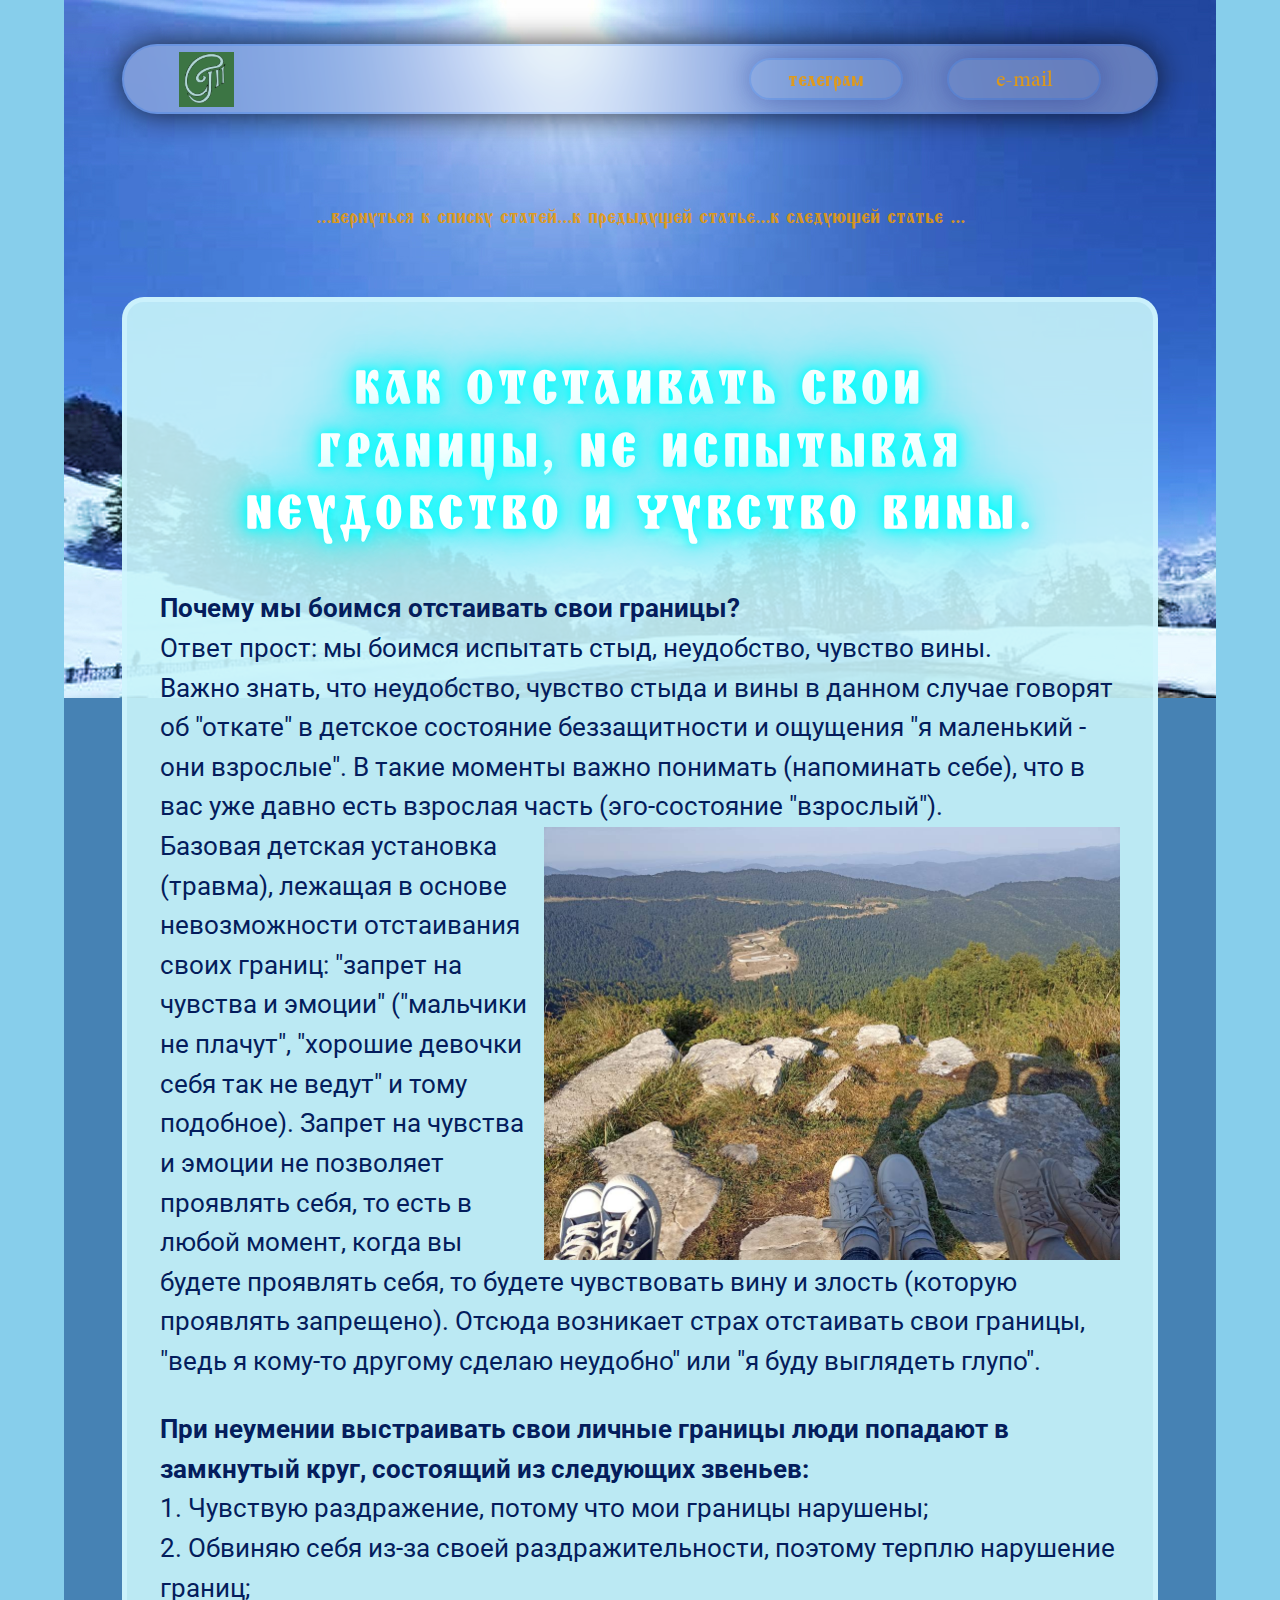
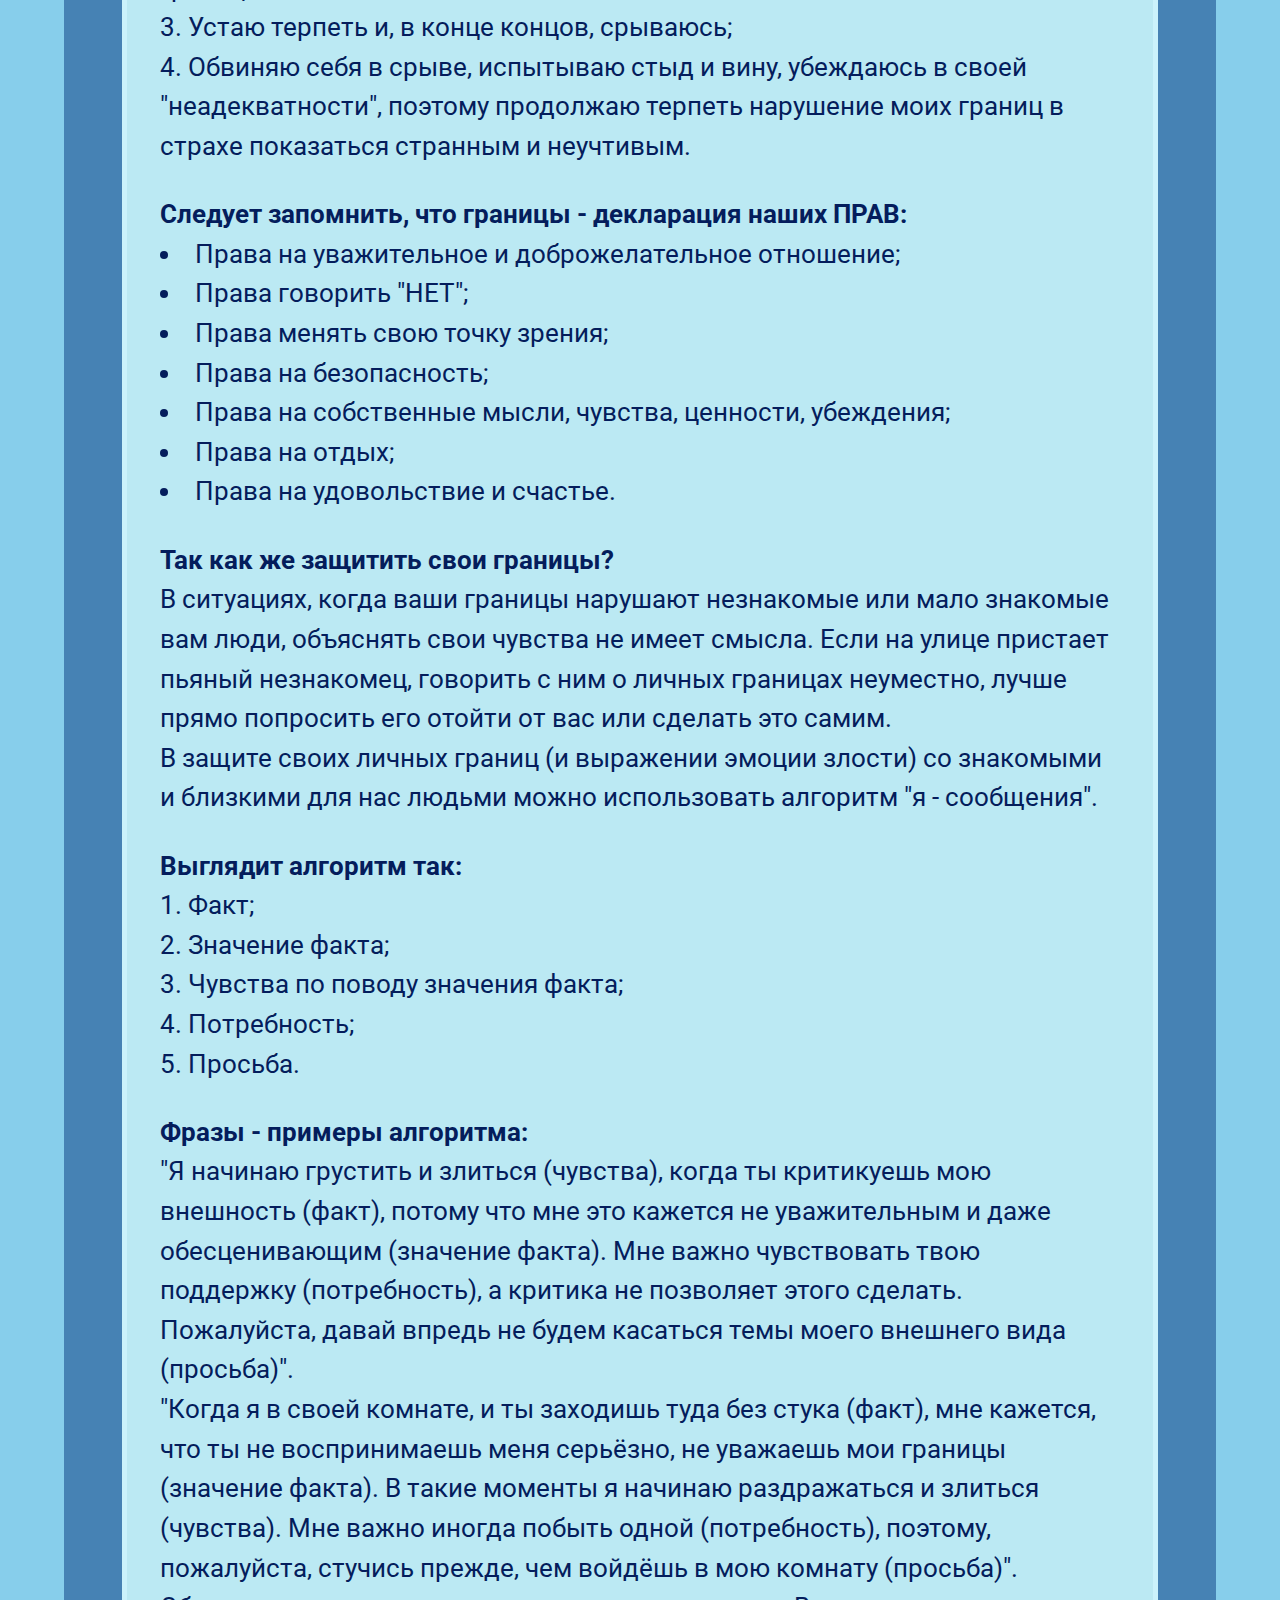
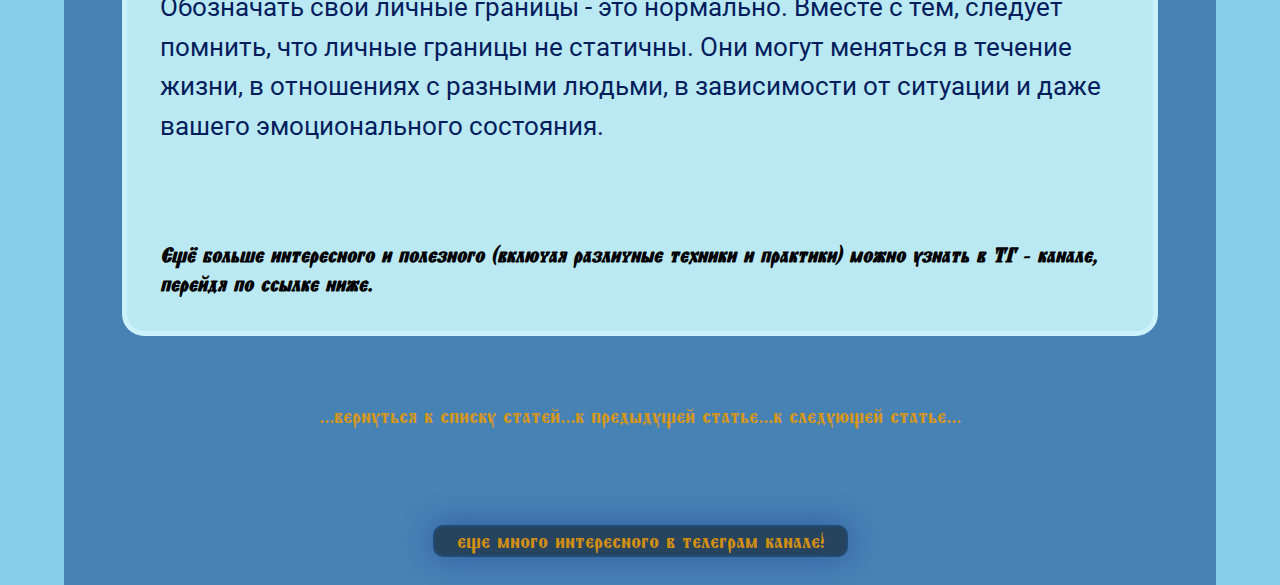
<file: article-2.html>
<!DOCTYPE html>
<html lang="ru">

<head>
    <meta charset="UTF-8">
    <meta name="viewport" content="width=device-width, initial-scale=1.0">
    <meta name="keywords" content="саморазвитие, психология, личные границы, как отстаивать личные границы, мотивация, позитивный настрой, стимул,
        подерживающее окружение">
    <link rel="preconnect" href="https://fonts.googleapis.com">
    <link rel="preconnect" href="https://fonts.gstatic.com" crossorigin>
    <link href="https://fonts.googleapis.com/css2?family=Roboto:ital,wght@0,400;0,900;1,300&display=swap"
        rel="stylesheet">
    <link href="https://fonts.googleapis.com/css2?family=Lobster&family=Monomakh&family=Shafarik&display=swap"
        rel="stylesheet">
    <link href="https://fonts.googleapis.com/css2?family=Roboto:ital,wght@0,400;0,900;1,300&display=swap"
        rel="stylesheet">
    <link rel="apple-touch-icon" sizes="180x180" href="apple-touch-icon.png">
    <link rel="icon" type="image/png" sizes="32x32" href="favicon-32x32.png">
    <link rel="icon" type="image/png" sizes="16x16" href="favicon-16x16.png">
    <link rel="manifest" href="site.webmanifest">
    <link rel="stylesheet" href="css/article.css">
    <link rel="stylesheet" href="css/variables.css">
    <title>Как отстаивать личные границы, личные границы | самотерапия</title>
    <meta name="description" content="саморазвитие, психология, личные границы, как отстаивать личные границы, мотивация, позитивный настрой, стимул,
        подерживающее окружение">
    <script type="application/ld+json">
        {
  "@context": "https://schema.org",
  "@type": "FAQPage",
  "mainEntity": [
    {
      "@type": "Question",
      "name": "Что такое личные границы в психологии?",
      "acceptedAnswer": {
        "@type": "Answer",
        "text": "Личные границы — это система правил и убеждений, которые помогают человеку определять, что для него допустимо в общении и отношениях, а что нет."
      }
    },
    {
      "@type": "Question",
      "name": "Как понять, что мои личные границы нарушают?",
      "acceptedAnswer": {
        "@type": "Answer",
        "text": "Если вы испытываете раздражение, усталость, чувство вины или дискомфорт в отношениях, это может указывать на нарушение личных границ."
      }
    },
    {
      "@type": "Question",
      "name": "Как научиться выстраивать личные границы?",
      "acceptedAnswer": {
        "@type": "Answer",
        "text": "Начните с осознания своих потребностей и прав. Учитесь говорить 'нет', использовать я-высказывания и уважать границы других людей."
      }
    }
  ]
}
        </script>
</head>

<body>
    <div class="container" id="container-2">
        <header class="header">
            <a href="index.html"><img src="icon/logo.svg" alt="logo"></a>
            <ul class="contact">
                <li><a href="https://t.me/+cqsJl0Fe9S44NGJi" target="_blank">телеграм</a></li>
                <li><a href="mailto:severinalilija@gmail.com">e-mail</a></li>
            </ul>
            <ul class="contact_mobil">
                <li><a href="https://t.me/+cqsJl0Fe9S44NGJi"><img src="icon/telegram.png" alt="telegram"></a></li>
                <li><a href="mailto:severinalilija@gmail.com"><img src="icon/e-mail.png" alt="e-mail"></a></li>
            </ul>
        </header>
        <nav class="navigation">
            <a href="list_article.html">...вернуться к списку статей...</a>
            <a href="article-1.html">к предыдущей статье</a>
            <a href="article-3.html">...к следующей статье ...</a>
        </nav>
        <main class="main" id="main-2">
            <article class="article-2">
                <h1>Как отстаивать свои границы, не испытывая неудобство и чувство вины.</h1>
                <div class="article__content">
                    <h2>Почему мы боимся отстаивать свои границы?</h2>
                    <p>Ответ прост: мы боимся испытать стыд, неудобство, чувство вины.</p>
                    <p>Важно знать, что неудобство, чувство стыда и вины в данном случае говорят
                        об "откате" в детское состояние беззащитности и ощущения "я маленький - они взрослые".
                        В такие моменты важно понимать (напоминать себе), что в вас уже давно есть взрослая
                        часть (эго-состояние "взрослый").</p>
                    <img class="img-article-2" src="img/photo-37.jpg">
                    <p> Базовая детская установка (травма), лежащая в основе невозможности отстаивания
                        своих границ: "запрет на чувства и эмоции" ("мальчики не плачут",
                        "хорошие девочки себя так не ведут" и тому подобное). Запрет на чувства и эмоции
                        не позволяет проявлять себя, то есть в любой момент, когда вы будете проявлять себя,
                        то будете чувствовать вину и злость (которую проявлять запрещено). Отсюда возникает
                        страх отстаивать свои границы, "ведь я кому-то другому сделаю неудобно" или "я буду выглядеть
                        глупо".</p>
                    <br>
                    <h3>При неумении выстраивать свои личные границы люди попадают в замкнутый круг,
                        состоящий из следующих звеньев:</h3>
                    <ol>
                        <li>Чувствую раздражение, потому что мои границы нарушены;</li>
                        <li>Обвиняю себя из-за своей раздражительности, поэтому терплю нарушение границ;</li>
                        <li>Устаю терпеть и, в конце концов, срываюсь;</li>
                        <li>Обвиняю себя в срыве, испытываю стыд и вину, убеждаюсь в своей "неадекватности",
                            поэтому продолжаю терпеть нарушение моих границ в страхе показаться странным и неучтивым.
                        </li>
                    </ol>
                    <br>
                    <h3>Следует запомнить, что границы - декларация наших ПРАВ:</h3>
                    <ul>
                        <li>Права на уважительное и доброжелательное отношение;</li>
                        <li>Права говорить "НЕТ";</li>
                        <li>Права менять свою точку зрения;</li>
                        <li>Права на безопасность;</li>
                        <li>Права на собственные мысли, чувства, ценности, убеждения;</li>
                        <li>Права на отдых;</li>
                        <li>Права на удовольствие и счастье.</li>
                    </ul>
                    <br>
                    <h2>Так как же защитить свои границы?</h2>
                    <P> В ситуациях, когда ваши границы нарушают незнакомые или мало знакомые вам люди,
                        объяснять свои чувства не имеет смысла. Если на улице пристает пьяный незнакомец,
                        говорить с ним о личных границах неуместно, лучше прямо попросить его отойти от вас или
                        сделать это самим.</P>
                    <p> В защите своих личных границ (и выражении эмоции злости) со знакомыми и близкими для
                        нас людьми можно использовать алгоритм "я - сообщения".</p>
                    <br>
                    <h3>Выглядит алгоритм так:</h3>
                    <ol>
                        <li>Факт;</li>
                        <li>Значение факта;</li>
                        <li>Чувства по поводу значения факта;</li>
                        <li>Потребность;</li>
                        <li>Просьба.</li>
                    </ol>
                    <br>
                    <h3>Фразы - примеры алгоритма:</h3>
                    <p>"Я начинаю грустить и злиться (чувства), когда ты критикуешь мою внешность (факт),
                        потому что мне это кажется не уважительным и даже обесценивающим (значение факта).
                        Мне важно чувствовать твою поддержку (потребность), а критика не позволяет этого сделать.
                        Пожалуйста, давай впредь не будем касаться темы моего внешнего вида (просьба)".</p>
                    <p>"Когда я в своей комнате, и ты заходишь туда без стука (факт), мне кажется,
                        что ты не воспринимаешь меня серьёзно, не уважаешь мои границы (значение факта).
                        В такие моменты я начинаю раздражаться и злиться (чувства). Мне важно иногда побыть одной
                        (потребность), поэтому, пожалуйста, стучись прежде, чем войдёшь в мою комнату (просьба)".
                        Обозначать свои личные границы - это нормально.
                        Вместе с тем, следует помнить, что личные
                        границы не статичны. Они могут меняться в течение жизни, в отношениях с разными людьми,
                        в зависимости от ситуации и даже вашего эмоционального состояния.</p>
                </div>
                <br>
                <p class="telegram-reference">Ещё больше интересного и полезного (включая различные техники и практики)
                    можно узнать в ТГ - канале, перейдя по ссылке ниже.</p>
            </article>
        </main>
        <nav class="navigation">
            <a href="list_article.html">...вернуться к списку статей...</a>
            <a href="article-1.html">к предыдущей статье</a>
            <a href="article-3.html">...к следующей статье...</a>
        </nav>
        <footer class="footer">
            <a class="link-telegram-footer" href="https://t.me/+cqsJl0Fe9S44NGJi" target="_blank">еще много интересного
                в телеграм
                канале!</a>
            <a class="link-footer-telegram" href="https://t.me/+cqsJl0Fe9S44NGJi"><img src="icon/telegram.png"></a>
        </footer>
    </div>

</body>

</html>
</file>
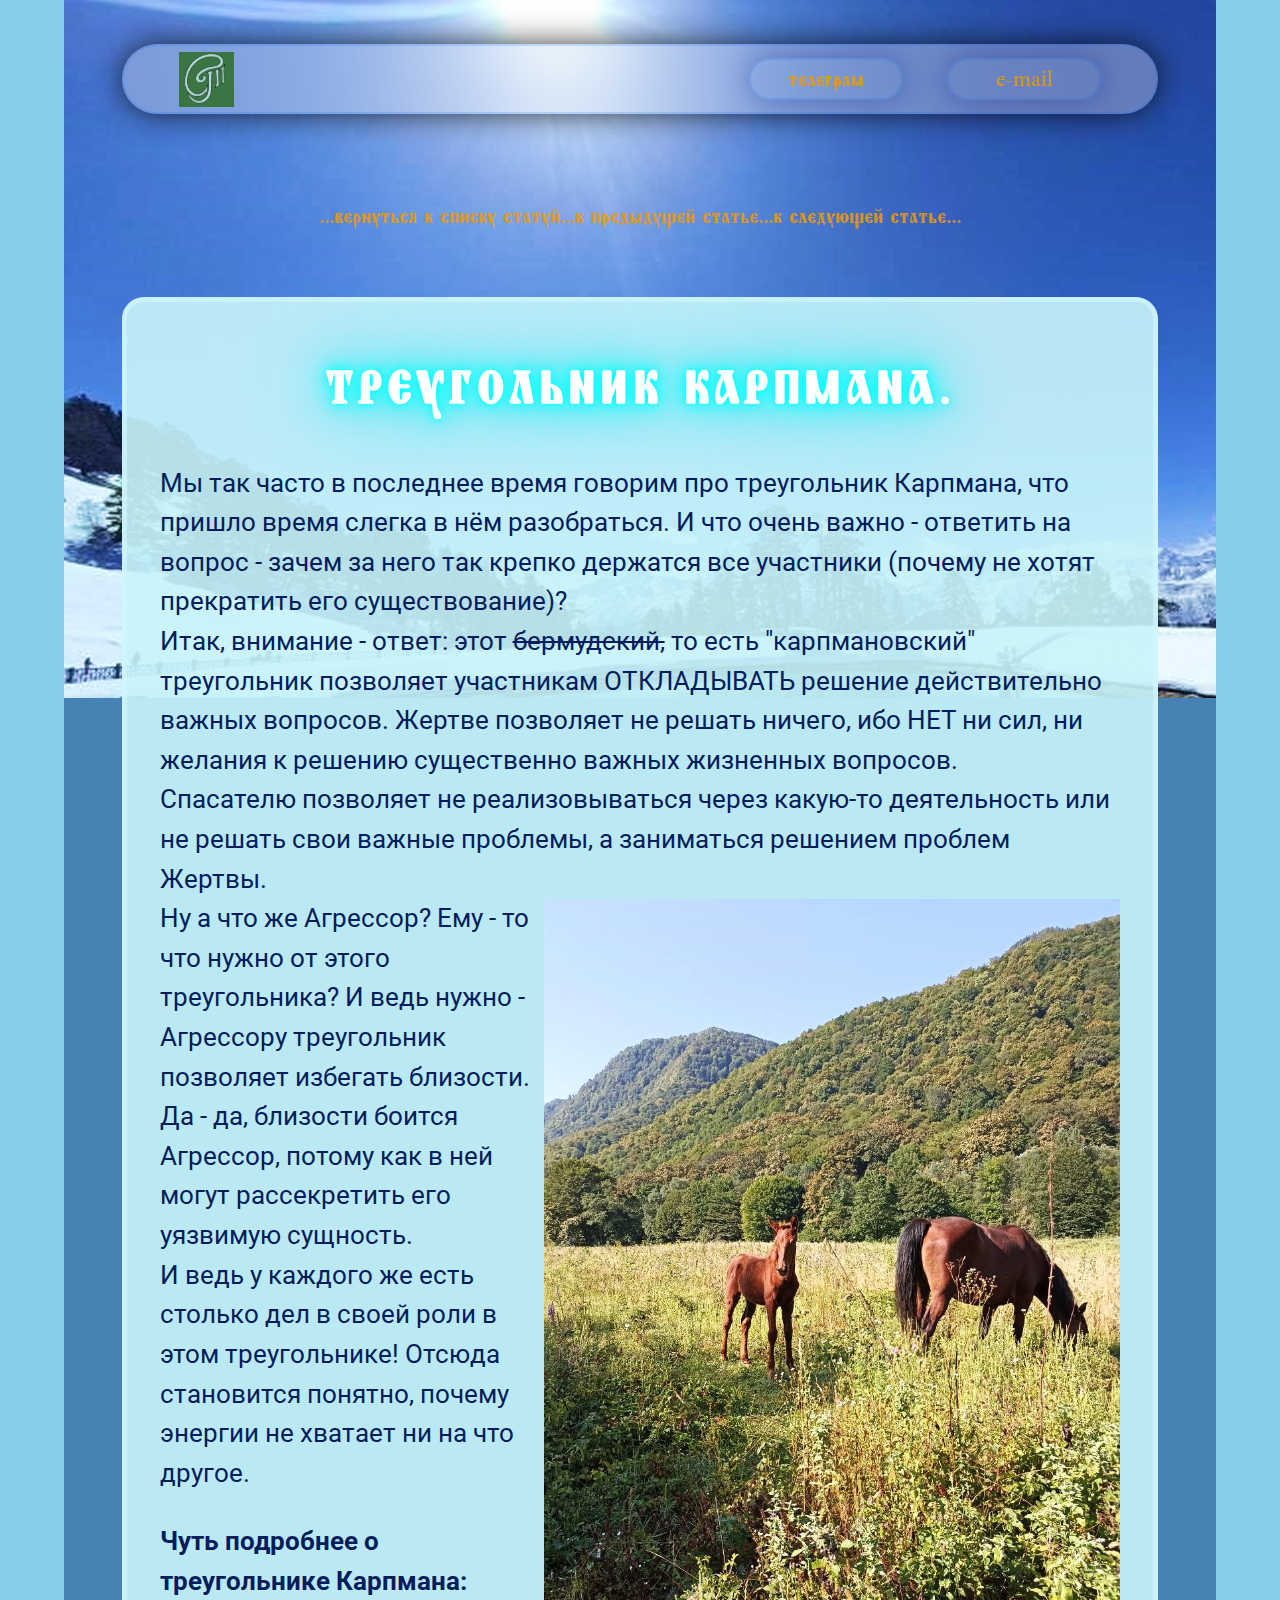
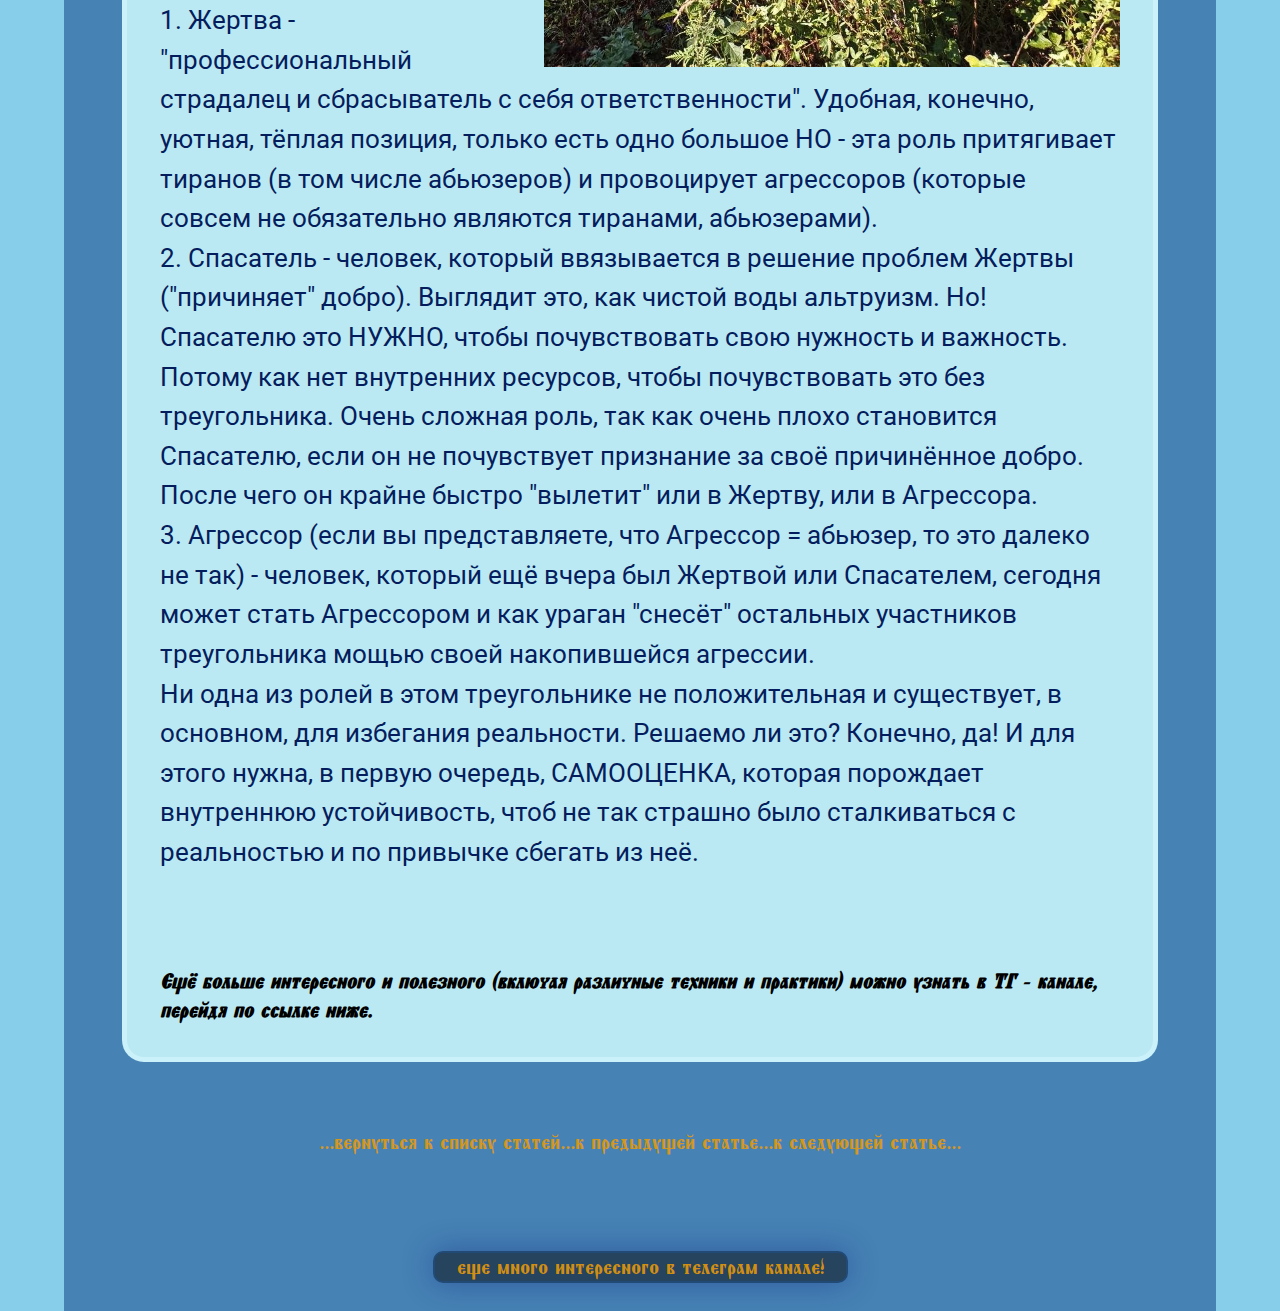
<file: article-3.html>
<!DOCTYPE html>
<html lang="ru">

<head>
    <meta charset="UTF-8">
    <meta name="viewport" content="width=device-width, initial-scale=1.0">
    <meta name="keywords"
        content="Треугольник Карпмана: жертва, спасатель, агрессор - простыми словами, саморазвитие, психология, мотивация, позитивный настрой, стимул, поддержка">
    <link rel="preconnect" href="https://fonts.googleapis.com">
    <link rel="preconnect" href="https://fonts.gstatic.com" crossorigin>
    <link href="https://fonts.googleapis.com/css2?family=Roboto:ital,wght@0,400;0,900;1,300&display=swap"
        rel="stylesheet">
    <link href="https://fonts.googleapis.com/css2?family=Lobster&family=Monomakh&family=Shafarik&display=swap"
        rel="stylesheet">
    <link href="https://fonts.googleapis.com/css2?family=Roboto:ital,wght@0,400;0,900;1,300&display=swap"
        rel="stylesheet">
    <link rel="apple-touch-icon" sizes="180x180" href="apple-touch-icon.png">
    <link rel="icon" type="image/png" sizes="32x32" href="favicon-32x32.png">
    <link rel="icon" type="image/png" sizes="16x16" href="favicon-16x16.png">
    <link rel="manifest" href="site.webmanifest">
    <link rel="stylesheet" href="css/article.css">
    <link rel="stylesheet" href="css/variables.css">
    <title>Треугольник Карпмана - жертва, спасатель, агрессор. | самотерапия</title>
    <meta name="description"
        content="Треугольник Карпмана: жертва, спасатель, агрессор - простыми словами, саморазвитие, психология, мотивация, позитивный настрой, стимул, поддержка">
    <script type="application/ld+json">
        {
        "@context": "https://schema.org",
        "@type": "FAQPage",
        "mainEntity": [
        {
        "@type": "Question",
        "name": "Что такое треугольник Карпмана?",
        "acceptedAnswer": {
        "@type": "Answer",
        "text": "Треугольник Карпмана — это модель деструктивного взаимодействия, где люди играют роли Жертвы, Преследователя и
        Спасателя."
        }
        },
        {
        "@type": "Question",
        "name": "Как понять, что я попал в треугольник Карпмана?",
        "acceptedAnswer": {
        "@type": "Answer",
        "text": "Если в отношениях вы постоянно чувствуете себя жертвой, обвиняете других или стараетесь спасать, когда вас не
        просят, значит, вы вовлечены в треугольник Карпмана."
        }
        },
        {
        "@type": "Question",
        "name": "Как выйти из треугольника Карпмана?",
        "acceptedAnswer": {
        "@type": "Answer",
        "text": "Чтобы выйти из треугольника, важно осознать свою роль и отказаться от игры. Это требует навыков здоровой
        коммуникации и личных границ."
        }
        }
        ]
        }
        </script>
</head>

<body>
    <div class="container" id="container-3">
        <header class="header">
            <a href="index.html"><img src="icon/logo.svg" alt="logo"></a>
            <ul class="contact">
                <li><a href="https://t.me/+cqsJl0Fe9S44NGJi" target="_blank">телеграм</a></li>
                <li><a href="mailto:severinalilija@gmail.com">e-mail</a></li>
            </ul>
            <ul class="contact_mobil">
                <li><a href="https://t.me/+cqsJl0Fe9S44NGJi"><img src="icon/telegram.png" alt="telegram"></a></li>
                <li><a href="mailto:severinalilija@gmail.com"><img src="icon/e-mail.png" alt="e-mail"></a></li>
            </ul>
        </header>
        <nav class="navigation">
            <a href="list_article.html">...вернуться к списку статуй...</a>
            <a href="article-2.html">к предыдущей статье</a>
            <a href="article-4.html">...к следующей статье...</a>
        </nav>
        <main class="main" id="main-3">
            <article class="article-3">
                <h1>Треугольник Карпмана.</h1>
                <div class="article__content">
                    <p> Мы так часто в последнее время говорим про треугольник Карпмана,
                        что пришло время слегка в нём разобраться. И что очень важно -
                        ответить на вопрос - зачем за него так крепко держатся все участники
                        (почему не хотят прекратить его существование)?</p>

                    <p>Итак, внимание - ответ: этот <s>бермудский,</s> то есть "карпмановский"
                        треугольник позволяет участникам ОТКЛАДЫВАТЬ решение действительно важных вопросов.
                        Жертве позволяет не решать ничего, ибо НЕТ ни сил, ни желания к решению
                        существенно важных жизненных вопросов.</p>

                    <p> Спасателю позволяет не реализовываться через какую-то деятельность или
                        не решать свои важные проблемы, а заниматься решением проблем Жертвы.</p>
                    <img class="img-article-3" src="img/photo-36.jpg" alt="photo">
                    <p> Ну а что же Агрессор? Ему - то что нужно от этого треугольника? И ведь
                        нужно - Агрессору треугольник позволяет избегать близости. Да - да, близости
                        боится Агрессор, потому как в ней могут рассекретить его уязвимую сущность.</p>
                    <p>И ведь у каждого же есть столько дел в своей роли в этом треугольнике!
                        Отсюда становится понятно, почему энергии не хватает ни на что другое.</p>
                    <br>
                    <h2>Чуть подробнее о треугольнике Карпмана:</h2>
                    <ol>
                        <li> Жертва - "профессиональный страдалец и сбрасыватель с себя ответственности".
                            Удобная, конечно, уютная, тёплая позиция, только есть одно большое НО - эта роль
                            притягивает тиранов (в том числе абьюзеров) и провоцирует агрессоров
                            (которые совсем не обязательно являются тиранами, абьюзерами).</li>
                        <li>Спасатель - человек, который ввязывается в решение проблем Жертвы
                            ("причиняет" добро). Выглядит это, как чистой воды альтруизм. Но! Спасателю это
                            НУЖНО, чтобы почувствовать свою нужность и важность. Потому как нет внутренних
                            ресурсов, чтобы почувствовать это без треугольника. Очень сложная роль, так как
                            очень плохо становится Спасателю, если он не почувствует признание за своё
                            причинённое добро. После чего он крайне быстро "вылетит" или в Жертву, или в Агрессора.</li>
                        <li>Агрессор (если вы представляете, что Агрессор = абьюзер, то это далеко не так) -
                            человек, который ещё вчера был Жертвой или Спасателем, сегодня может стать
                            Агрессором и как ураган "снесёт" остальных участников треугольника мощью своей
                            накопившейся агрессии.</li>
                    </ol>
                    <p> Ни одна из ролей в этом треугольнике не положительная и существует, в основном,
                        для избегания реальности. Решаемо ли это? Конечно, да! И для этого нужна,
                        в первую очередь, САМООЦЕНКА, которая порождает внутреннюю устойчивость,
                        чтоб не так страшно было сталкиваться с реальностью и по привычке сбегать из неё.</p>
                </div>
                <br>
                <p class="telegram-reference">Ещё больше интересного и полезного (включая различные техники и практики)
                    можно узнать в ТГ - канале, перейдя по ссылке ниже.</p>
            </article>
        </main>
        <nav class="navigation">
            <a href="list_article.html">...вернуться к списку статей...</a>
            <a href="article-2.html">к предыдущей статье</a>
            <a href="article-4.html">...к следующей статье...</a>
        </nav>
        <footer class="footer">
            <a class="link-telegram-footer" href="https://t.me/+cqsJl0Fe9S44NGJi" target="_blank">еще много интересного
                в телеграм
                канале!</a>
            <a class="link-footer-telegram" href="https://t.me/+cqsJl0Fe9S44NGJi"><img src="icon/telegram.png"></a>
        </footer>
    </div>

</body>

</html>
</file>
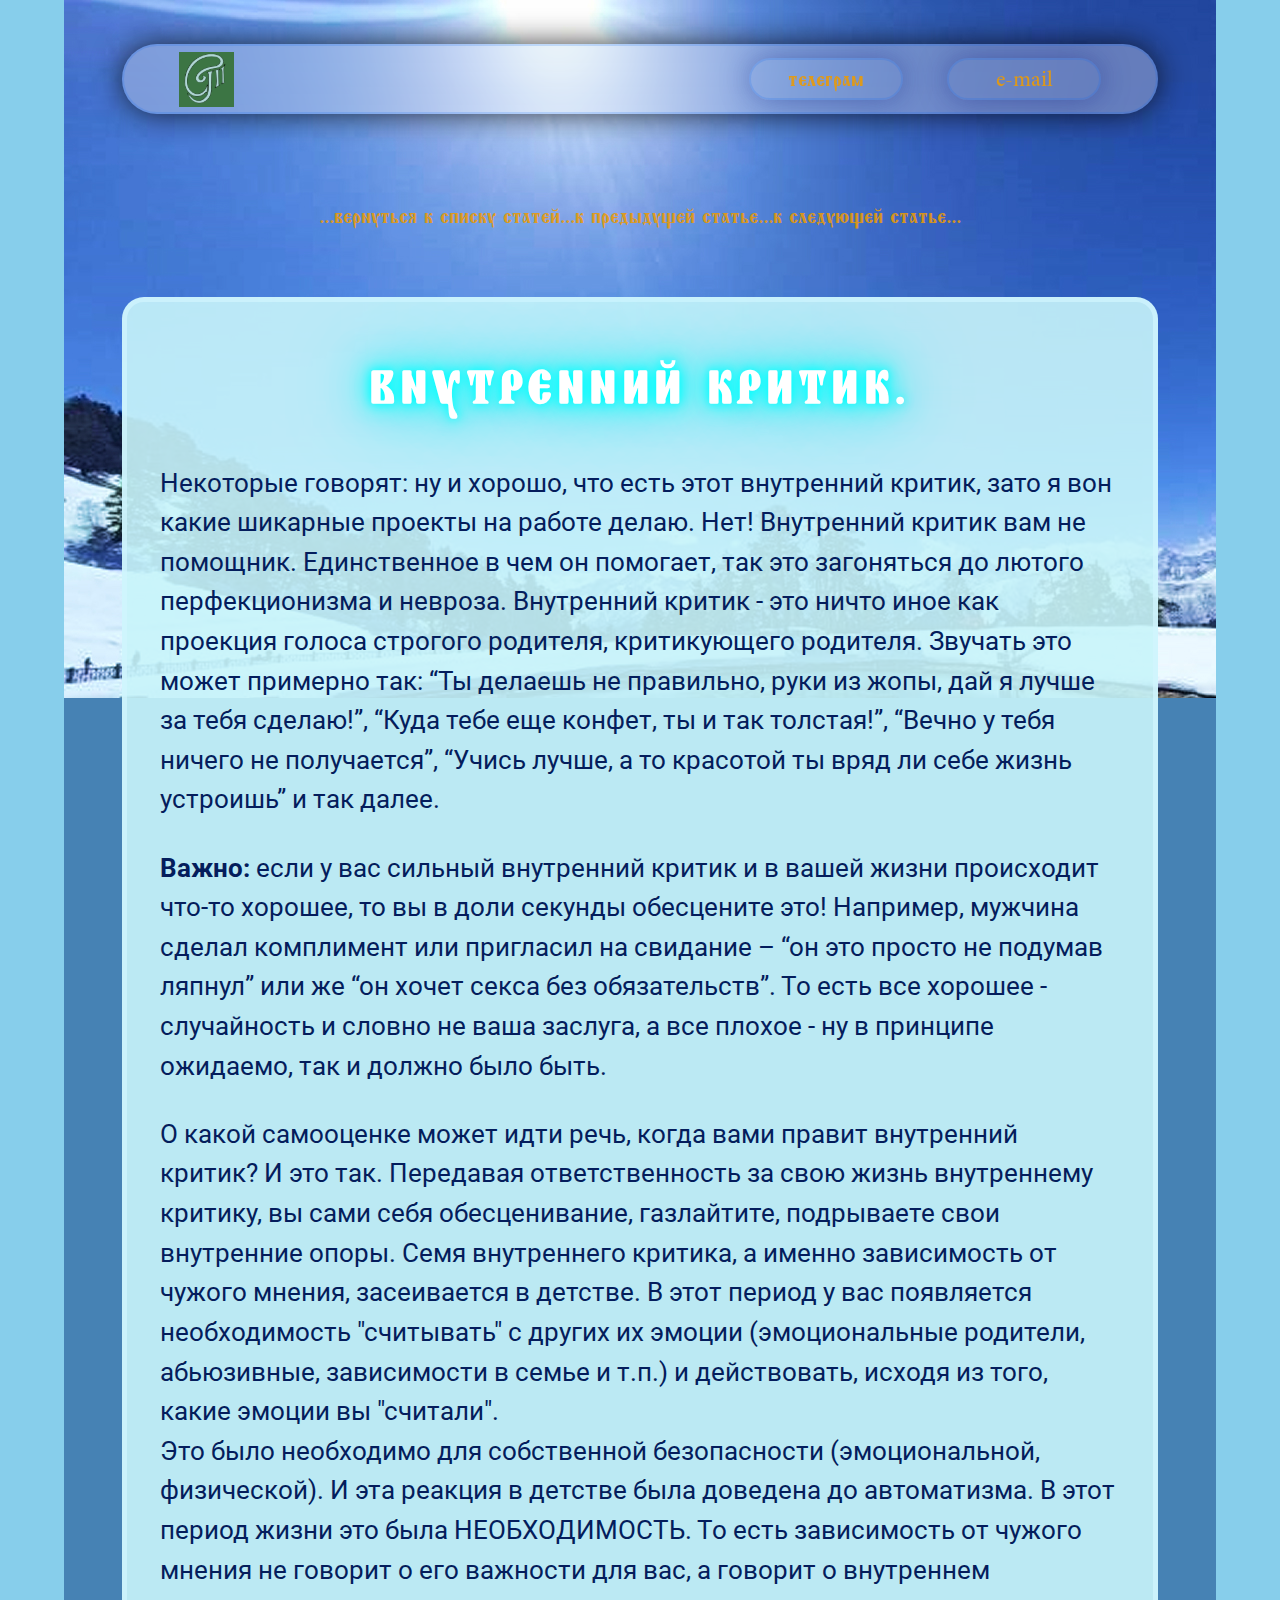
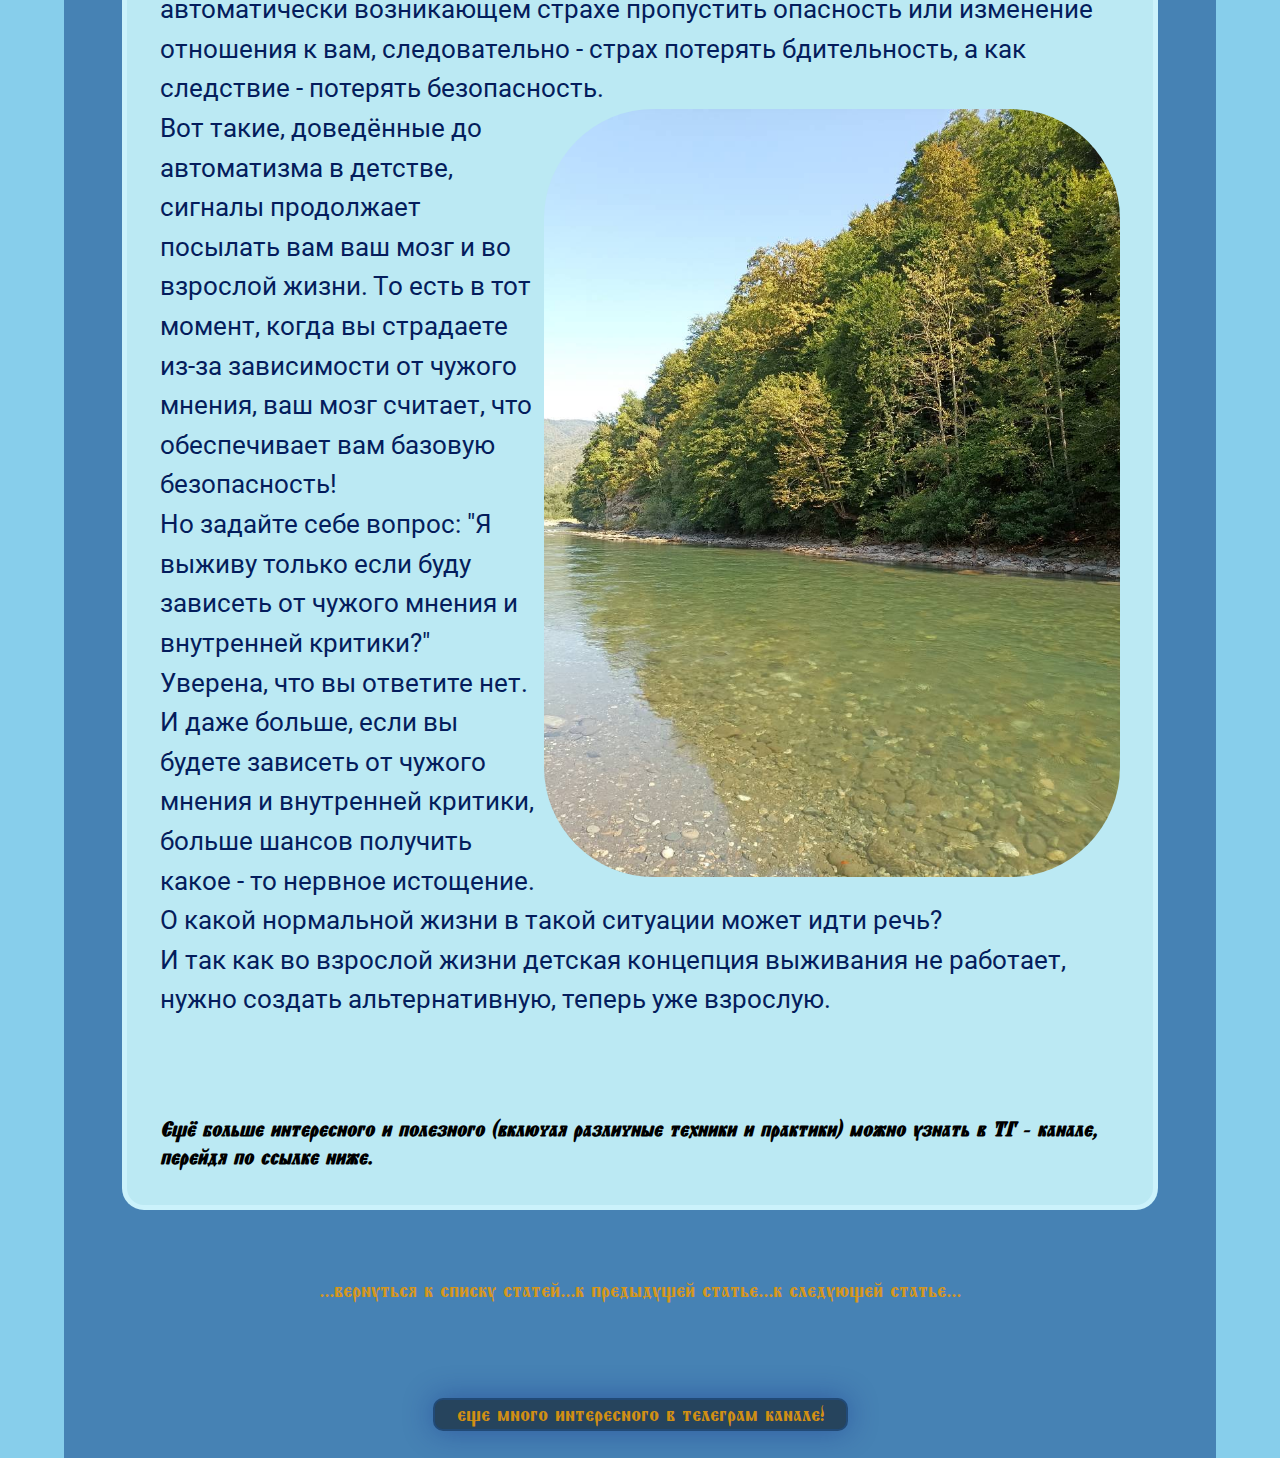
<file: article-4.html>
<!DOCTYPE html>
<html lang="ru">

<head>
    <meta charset="UTF-8">
    <meta name="viewport" content="width=device-width, initial-scale=1.0">
    <meta name="keywords"
        content="Внутренний критик, Работа с внутренним критиком, саморазвитие, психология, мотивация, позитивный настрой, стимул">
    <link rel="preconnect" href="https://fonts.googleapis.com">
    <link rel="preconnect" href="https://fonts.gstatic.com" crossorigin>
    <link href="https://fonts.googleapis.com/css2?family=Roboto:ital,wght@0,400;0,900;1,300&display=swap"
        rel="stylesheet">
    <link href="https://fonts.googleapis.com/css2?family=Lobster&family=Monomakh&family=Shafarik&display=swap"
        rel="stylesheet">
    <link href="https://fonts.googleapis.com/css2?family=Roboto:ital,wght@0,400;0,900;1,300&display=swap"
        rel="stylesheet">
    <link rel="apple-touch-icon" sizes="180x180" href="apple-touch-icon.png">
    <link rel="icon" type="image/png" sizes="32x32" href="favicon-32x32.png">
    <link rel="icon" type="image/png" sizes="16x16" href="favicon-16x16.png">
    <link rel="manifest" href="site.webmanifest">
    <link rel="stylesheet" href="css/article.css">
    <link rel="stylesheet" href="css/variables.css">
    <title>Внутренний критик. Работа с внутренним критиком | самотерапия</title>
    <meta name="description"
        content="Внутренний критик, Работа с внутренним критиком, саморазвитие, психология, мотивация, позитивный настрой, стимул">
    <script type="application/ld+json">
                                {
                    "@context": "https://schema.org",
                    "@type": "FAQPage",
                    "mainEntity": [
                        {
                        "@type": "Question",
                        "name": "Кто такой внутренний критик?",
                        "acceptedAnswer": {
                            "@type": "Answer",
                            "text": "Внутренний критик — это голос внутри нас, который осуждает, обесценивает и внушает чувство вины или стыда."
                        }
                        },
                        {
                        "@type": "Question",
                        "name": "Почему я постоянно себя критикую?",
                        "acceptedAnswer": {
                            "@type": "Answer",
                            "text": "Чаще всего внутренний критик формируется в детстве под влиянием родителей, учителей и негативного опыта."
                        }
                        },
                        {
                        "@type": "Question",
                        "name": "Как справиться с внутренним критиком?",
                        "acceptedAnswer": {
                            "@type": "Answer",
                            "text": "Полезно замечать его голос, оспаривать негативные мысли и заменять их на более поддерживающие высказывания."
                        }
                        }
                    ]
                    }
                </script>
</head>

<body>
    <div class="container" id="container-4">
        <header class="header">
            <a href="index.html"><img src="icon/logo.svg" alt="logo"></a>
            <ul class="contact">
                <li><a href="https://t.me/+cqsJl0Fe9S44NGJi" target="_blank">телеграм</a></li>
                <li><a href="mailto:severinalilija@gmail.com">e-mail</a></li>
            </ul>
            <ul class="contact_mobil">
                <li><a href="https://t.me/+cqsJl0Fe9S44NGJi"><img src="icon/telegram.png" alt="telegram"></a></li>
                <li><a href="mailto:severinalilija@gmail.com"><img src="icon/e-mail.png" alt="e-mail"></a></li>
            </ul>
        </header>
        <nav class="navigation">
            <a href="list_article.html">...вернуться к списку статей...</a>
            <a href="article-3.html">к предыдущей статье</a>
            <a href="article-5.html">...к следующей статье...</a>
        </nav>
        <main class="main" id="main-4">
            <article class="article-4">
                <h1>ВНУТРЕННИЙ КРИТИК.</h1>
                <div class="article__content">
                    <p>
                        Некоторые говорят: ну и хорошо, что есть этот внутренний критик,
                        зато я вон какие шикарные проекты на работе делаю. Нет!
                        Внутренний критик вам не помощник. Единственное в чем он
                        помогает, так это загоняться до лютого перфекционизма и невроза.
                        Внутренний критик - это ничто иное как проекция голоса строгого
                        родителя, критикующего родителя. Звучать это может примерно так:
                        “Ты делаешь не правильно, руки из жопы, дай я лучше за тебя сделаю!”,
                        “Куда тебе еще конфет, ты и так толстая!”, “Вечно у тебя ничего не
                        получается”, “Учись лучше, а то красотой ты вряд ли себе жизнь устроишь”
                        и так далее.
                    </p>
                    <br>
                    <p>
                        <strong>Важно:</strong> если у вас сильный внутренний критик и в вашей жизни происходит
                        что-то хорошее, то вы в доли секунды обесцените это! Например, мужчина
                        сделал комплимент или пригласил на свидание – “он это просто не подумав
                        ляпнул” или же “он хочет секса без обязательств”. То есть все хорошее
                        - случайность и словно не ваша заслуга, а все плохое - ну в принципе
                        ожидаемо, так и должно было быть.
                    </p>
                    <br>
                    <p>
                        О какой самооценке может идти речь, когда вами правит внутренний критик?
                        И это так. Передавая ответственность за свою жизнь внутреннему критику,
                        вы сами себя обесценивание, газлайтите, подрываете свои внутренние опоры.
                        Семя внутреннего критика, а именно зависимость от чужого мнения,
                        засеивается в детстве.
                        В этот период у вас появляется необходимость "считывать" с других их
                        эмоции (эмоциональные родители, абьюзивные, зависимости в семье и т.п.)
                        и действовать, исходя из того, какие эмоции вы "считали".
                    </p>

                    <p>
                        Это было необходимо для собственной безопасности
                        (эмоциональной, физической). И эта реакция в детстве была доведена
                        до автоматизма. В этот период жизни это была НЕОБХОДИМОСТЬ.
                        То есть зависимость от чужого мнения не говорит о его важности для вас,
                        а говорит о внутреннем автоматически возникающем страхе пропустить
                        опасность или изменение отношения к вам, следовательно - страх потерять
                        бдительность, а как следствие - потерять безопасность.
                    </p>
                    <img class="img-article-4" src="img/photo-34.jpg">
                    <p>
                        Вот такие, доведённые до автоматизма в детстве, сигналы продолжает
                        посылать вам ваш мозг и во взрослой жизни. То есть в тот момент,
                        когда вы страдаете из-за зависимости от чужого мнения, ваш мозг считает,
                        что обеспечивает вам базовую безопасность!
                    </p>
                    <p>
                        Но задайте себе вопрос: "Я выживу только если буду зависеть от
                        чужого мнения и внутренней критики?"
                    </p>
                    <p>
                        Уверена, что вы ответите нет.
                    </p>
                    <p>
                        И даже больше, если вы будете зависеть
                        от чужого мнения и внутренней критики, больше шансов получить какое
                        - то нервное истощение. О какой нормальной жизни в такой ситуации может
                        идти речь?
                    </p>
                    <p>
                        И так как во взрослой жизни детская концепция выживания не работает,
                        нужно создать альтернативную, теперь уже взрослую.
                    </p>
                </div>
                <br>
                <p class="telegram-reference">Ещё больше интересного и полезного (включая различные техники и практики)
                    можно узнать в ТГ - канале, перейдя по ссылке ниже.</p>
            </article>
        </main>
        <nav class="navigation">
            <a href="list_article.html">...вернуться к списку статей...</a>
            <a href="article-3.html">к предыдущей статье</a>
            <a href="article-5.html">...к следующей статье...</a>
        </nav>
        <footer class="footer">
            <a class="link-telegram-footer" href="https://t.me/+cqsJl0Fe9S44NGJi" target="_blank">еще много интересного
                в телеграм
                канале!</a>
            <a class="link-footer-telegram" href="https://t.me/+cqsJl0Fe9S44NGJi"><img src="icon/telegram.png"></a>
        </footer>
    </div>

</body>

</html>
</file>
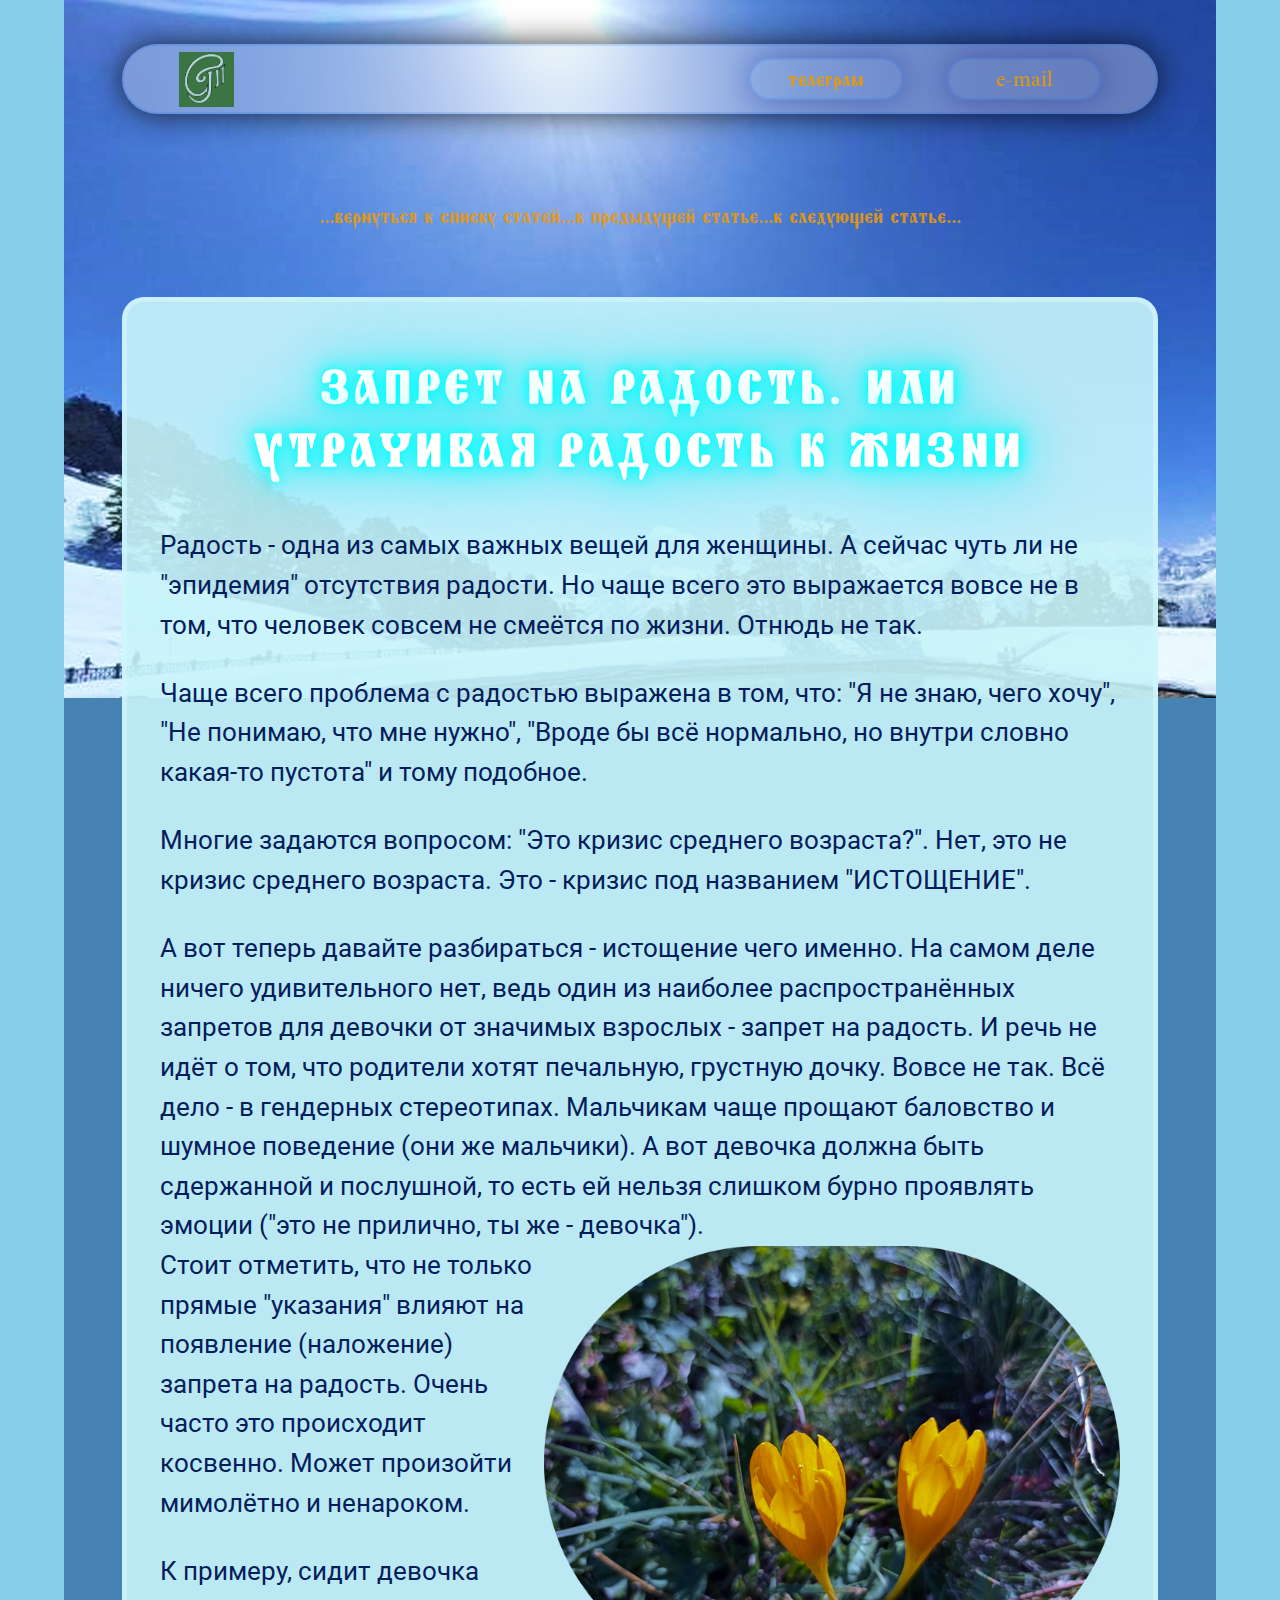
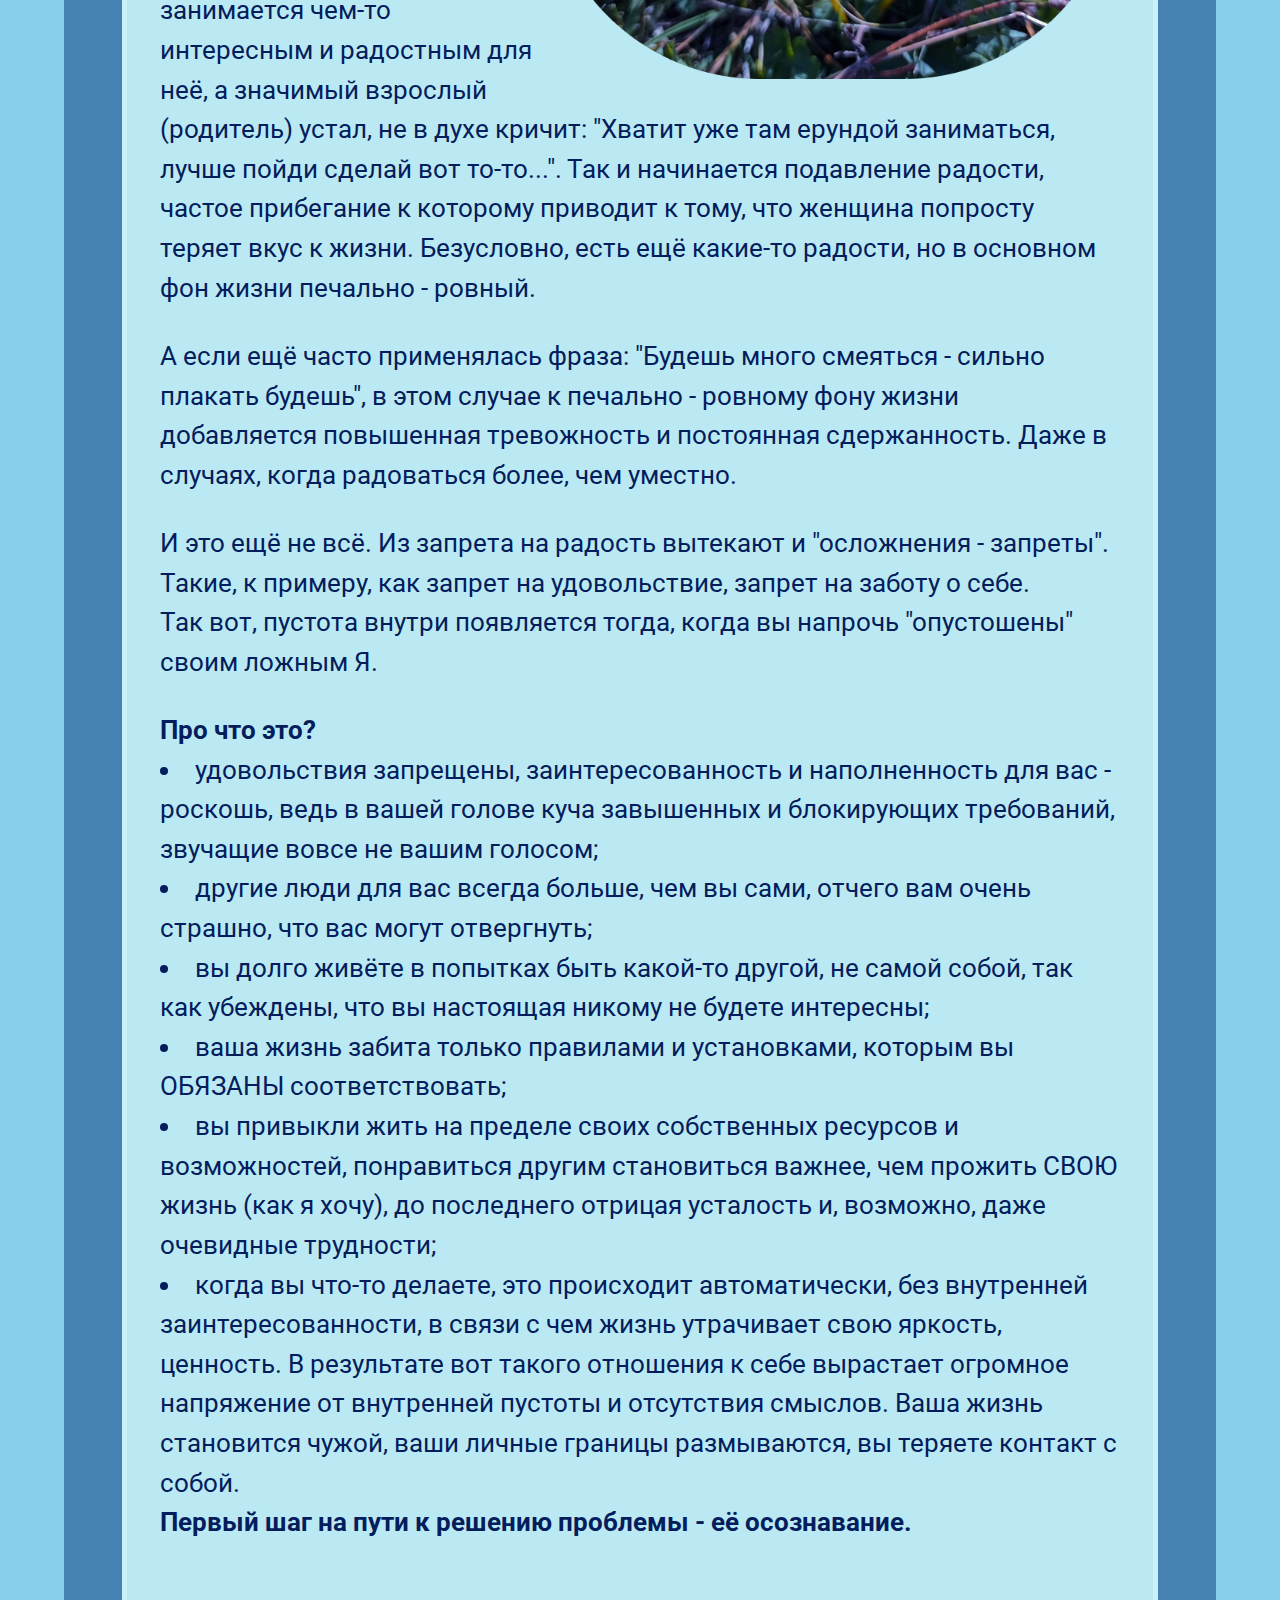
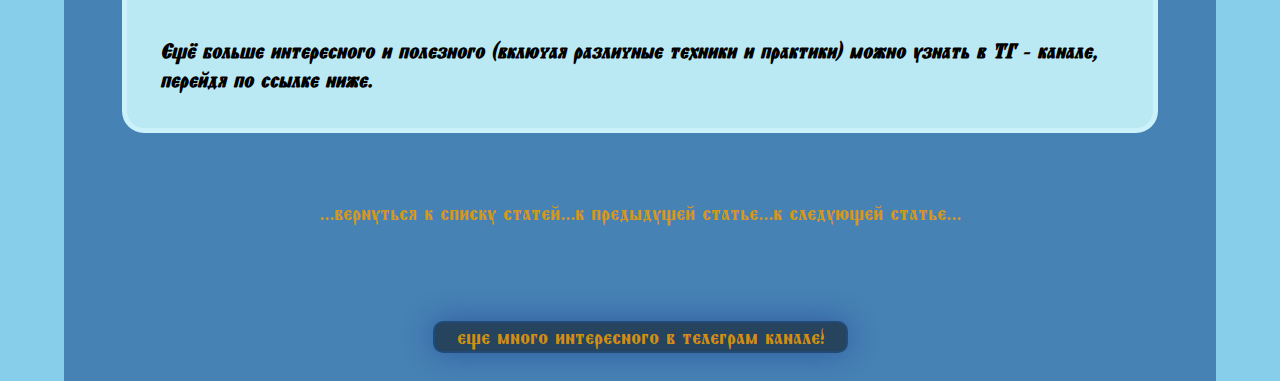
<file: article-5.html>
<!DOCTYPE html>
<html lang="ru">

<head>
    <meta charset="UTF-8">
    <meta name="viewport" content="width=device-width, initial-scale=1.0">
    <meta name="keywords" content="Запрет на радость к жизни, как проработать, саморазвитие, психология, мотивация, позитивный настрой, стимул,
        подерживающее окружение">
    <link rel="preconnect" href="https://fonts.googleapis.com">
    <link rel="preconnect" href="https://fonts.gstatic.com" crossorigin>
    <link href="https://fonts.googleapis.com/css2?family=Roboto:ital,wght@0,400;0,900;1,300&display=swap"
        rel="stylesheet">
    <link href="https://fonts.googleapis.com/css2?family=Lobster&family=Monomakh&family=Shafarik&display=swap"
        rel="stylesheet">
    <link href="https://fonts.googleapis.com/css2?family=Roboto:ital,wght@0,400;0,900;1,300&display=swap"
        rel="stylesheet">
    <link rel="apple-touch-icon" sizes="180x180" href="apple-touch-icon.png">
    <link rel="icon" type="image/png" sizes="32x32" href="favicon-32x32.png">
    <link rel="icon" type="image/png" sizes="16x16" href="favicon-16x16.png">
    <link rel="manifest" href="site.webmanifest">
    <link rel="stylesheet" href="css/article.css">
    <link rel="stylesheet" href="css/variables.css">
    <title>Запрет на радость или утрачивая радость к жизни, как проработать | самотерапия</title>
    <meta name="description"
        content="Запрет на радость к жизни, как проработать, саморазвитие, психология, мотивация, позитивный настрой, стимул">
        <script type="application/ld+json">
                                      {
                    "@context": "https://schema.org",
                    "@type": "FAQPage",
                    "mainEntity": [
                        {
                        "@type": "Question",
                        "name": "Что значит запрет на радость?",
                        "acceptedAnswer": {
                            "@type": "Answer",
                            "text": "Запрет на радость — это бессознательное убеждение, что радоваться жизни нельзя или опасно."
                        }
                        },
                        {
                        "@type": "Question",
                        "name": "Откуда берётся запрет на радость?",
                        "acceptedAnswer": {
                            "@type": "Answer",
                            "text": "Чаще всего он формируется в детстве, когда родители обесценивали эмоции ребёнка или запрещали проявлять счастье."
                        }
                        },
                        {
                        "@type": "Question",
                        "name": "Как разрешить себе радоваться?",
                        "acceptedAnswer": {
                            "@type": "Answer",
                            "text": "Важно осознать свои запреты, работать с чувством вины и учиться позволять себе маленькие радости каждый день."
                        }
                        }
                    ]
                    }

            </script>
</head>

<body>
    <div class="container" id="container-5">
        <header class="header">
            <a href="index.html"><img src="icon/logo.svg" alt="logo"></a>
            <ul class="contact">
                <li><a href="https://t.me/+cqsJl0Fe9S44NGJi" target="_blank">телеграм</a></li>
                <li><a href="mailto:severinalilija@gmail.com">e-mail</a></li>
            </ul>
            <ul class="contact_mobil">
                <li><a href="https://t.me/+cqsJl0Fe9S44NGJi"><img src="icon/telegram.png" alt="telegram"></a></li>
                <li><a href="mailto:severinalilija@gmail.com"><img src="icon/e-mail.png" alt="e-mail"></a></li>
            </ul>
        </header>
        <nav class="navigation">
            <a href="list_article.html">...вернуться к списку статей...</a>
            <a href="article-4.html">к предыдущей статье</a>
            <a href="article-6.html">...к следующей статье...</a>
        </nav>
        <main class="main" id="main-5">
            <article class="article-5">
                <h1>Запрет на радость. Или утрачивая радость к жизни</h1>
                <div class="article__content">
                        <p>
                            Радость - одна из самых важных вещей для женщины. А сейчас чуть ли не "эпидемия" отсутствия
                            радости.
                            Но чаще всего это выражается вовсе не в том, что человек совсем не смеётся по жизни. Отнюдь
                            не так.
                        </p>
                        <br>
                        <p>
                            Чаще всего проблема с радостью выражена в том, что: "Я не знаю, чего хочу", "Не понимаю, что
                            мне нужно",
                            "Вроде бы всё нормально, но внутри словно какая-то пустота" и тому подобное.
                        </p>
                        <br>
                        <p>
                            Многие задаются вопросом: "Это кризис среднего возраста?". Нет, это не кризис среднего
                            возраста. Это - кризис под
                            названием "ИСТОЩЕНИЕ".
                        </p>
                        <br>
                        <p>
                            А вот теперь давайте разбираться - истощение чего именно. На самом деле ничего удивительного
                            нет, ведь один из
                            наиболее распространённых запретов для девочки от значимых взрослых - запрет на радость. И
                            речь не идёт
                            о том, что родители хотят печальную, грустную дочку. Вовсе не так. Всё дело - в гендерных
                            стереотипах.
                            Мальчикам чаще прощают баловство и шумное поведение (они же мальчики). А вот девочка должна
                            быть сдержанной и послушной, то есть ей нельзя слишком бурно проявлять эмоции ("это не
                            прилично, ты же - девочка").
                        </p>
                        <img class="img-article-5" src="img/flowers-6.png">
                        <p>
                            Стоит отметить, что не только прямые "указания" влияют на появление (наложение)
                            запрета на радость. Очень часто это происходит косвенно. Может произойти мимолётно и
                            ненароком.
                        </p>
                        <br>
                        <p>
                            К примеру, сидит девочка занимается чем-то интересным и радостным для неё, а значимый
                            взрослый
                            (родитель) устал, не в духе кричит:
                            "Хватит уже там ерундой заниматься, лучше пойди сделай вот то-то...".
                            Так и начинается подавление радости, частое прибегание к которому
                            приводит к тому, что женщина попросту теряет вкус к жизни. Безусловно, есть ещё какие-то
                            радости, но в основном фон жизни печально - ровный.
                        </p>
                        <br>
                        <p>
                            А если ещё часто применялась фраза: "Будешь много смеяться - сильно плакать будешь", в этом
                            случае к печально - ровному фону жизни
                            добавляется повышенная тревожность и постоянная сдержанность. Даже в случаях, когда
                            радоваться более, чем уместно.
                        </p>
                        <br>
                        <p>
                            И это ещё не всё. Из запрета на радость вытекают и "осложнения - запреты". Такие, к примеру,
                            как запрет на удовольствие, запрет на заботу о себе.
                        </p>
                        <p>
                            Так вот, пустота внутри появляется тогда, когда вы напрочь "опустошены" своим ложным Я.
                        </p>
                        <br>
                        <ul><b>Про что это?</b>
                            <li> удовольствия запрещены, заинтересованность и наполненность для вас - роскошь, ведь в
                                вашей голове
                                куча завышенных и блокирующих требований, звучащие вовсе не вашим голосом;</li>
                            <li>другие люди для вас всегда больше, чем вы сами, отчего вам очень страшно, что вас могут
                                отвергнуть;</li>
                            <li>вы долго живёте в попытках быть какой-то другой, не самой собой, так как убеждены, что
                                вы
                                настоящая никому не будете интересны;</li>
                            <li>ваша жизнь забита только правилами и установками, которым
                                вы ОБЯЗАНЫ соответствовать;</li>
                            <li>вы привыкли жить на пределе своих собственных ресурсов и возможностей, понравиться
                                другим
                                становиться важнее, чем прожить СВОЮ жизнь (как я хочу), до последнего отрицая усталость
                                и,
                                возможно, даже очевидные трудности;</li>
                            <li>когда вы что-то делаете, это происходит автоматически, без внутренней
                                заинтересованности, в связи
                                с чем жизнь утрачивает свою яркость, ценность. В результате вот такого отношения к себе
                                вырастает огромное
                                напряжение от внутренней пустоты и отсутствия смыслов. Ваша жизнь становится чужой, ваши
                                личные
                                границы размываются, вы теряете контакт с собой.</li>
                        </ul>

                        <h3> Первый шаг на пути к решению проблемы - её осознавание.</h3>
                    </div>
                    <br>
                    <p class="telegram-reference">Ещё больше интересного и полезного (включая различные техники и
                        практики)
                        можно узнать в ТГ - канале, перейдя по ссылке ниже.</p>
            </article>
        </main>
        <nav class="navigation">
            <a href="list_article.html">...вернуться к списку статей...</a>
            <a href="article-4.html">к предыдущей статье</a>
            <a href="article-6.html">...к следующей статье...</a>
        </nav>
        <footer class="footer">
            <a class="link-telegram-footer" href="https://t.me/+cqsJl0Fe9S44NGJi" target="_blank">еще много интересного
                в телеграм канале!</a>
            <a class="link-footer-telegram" href="https://t.me/+cqsJl0Fe9S44NGJi"><img src="icon/telegram.png"></a>
        </footer>
    </div>

</body>

</html>
</file>
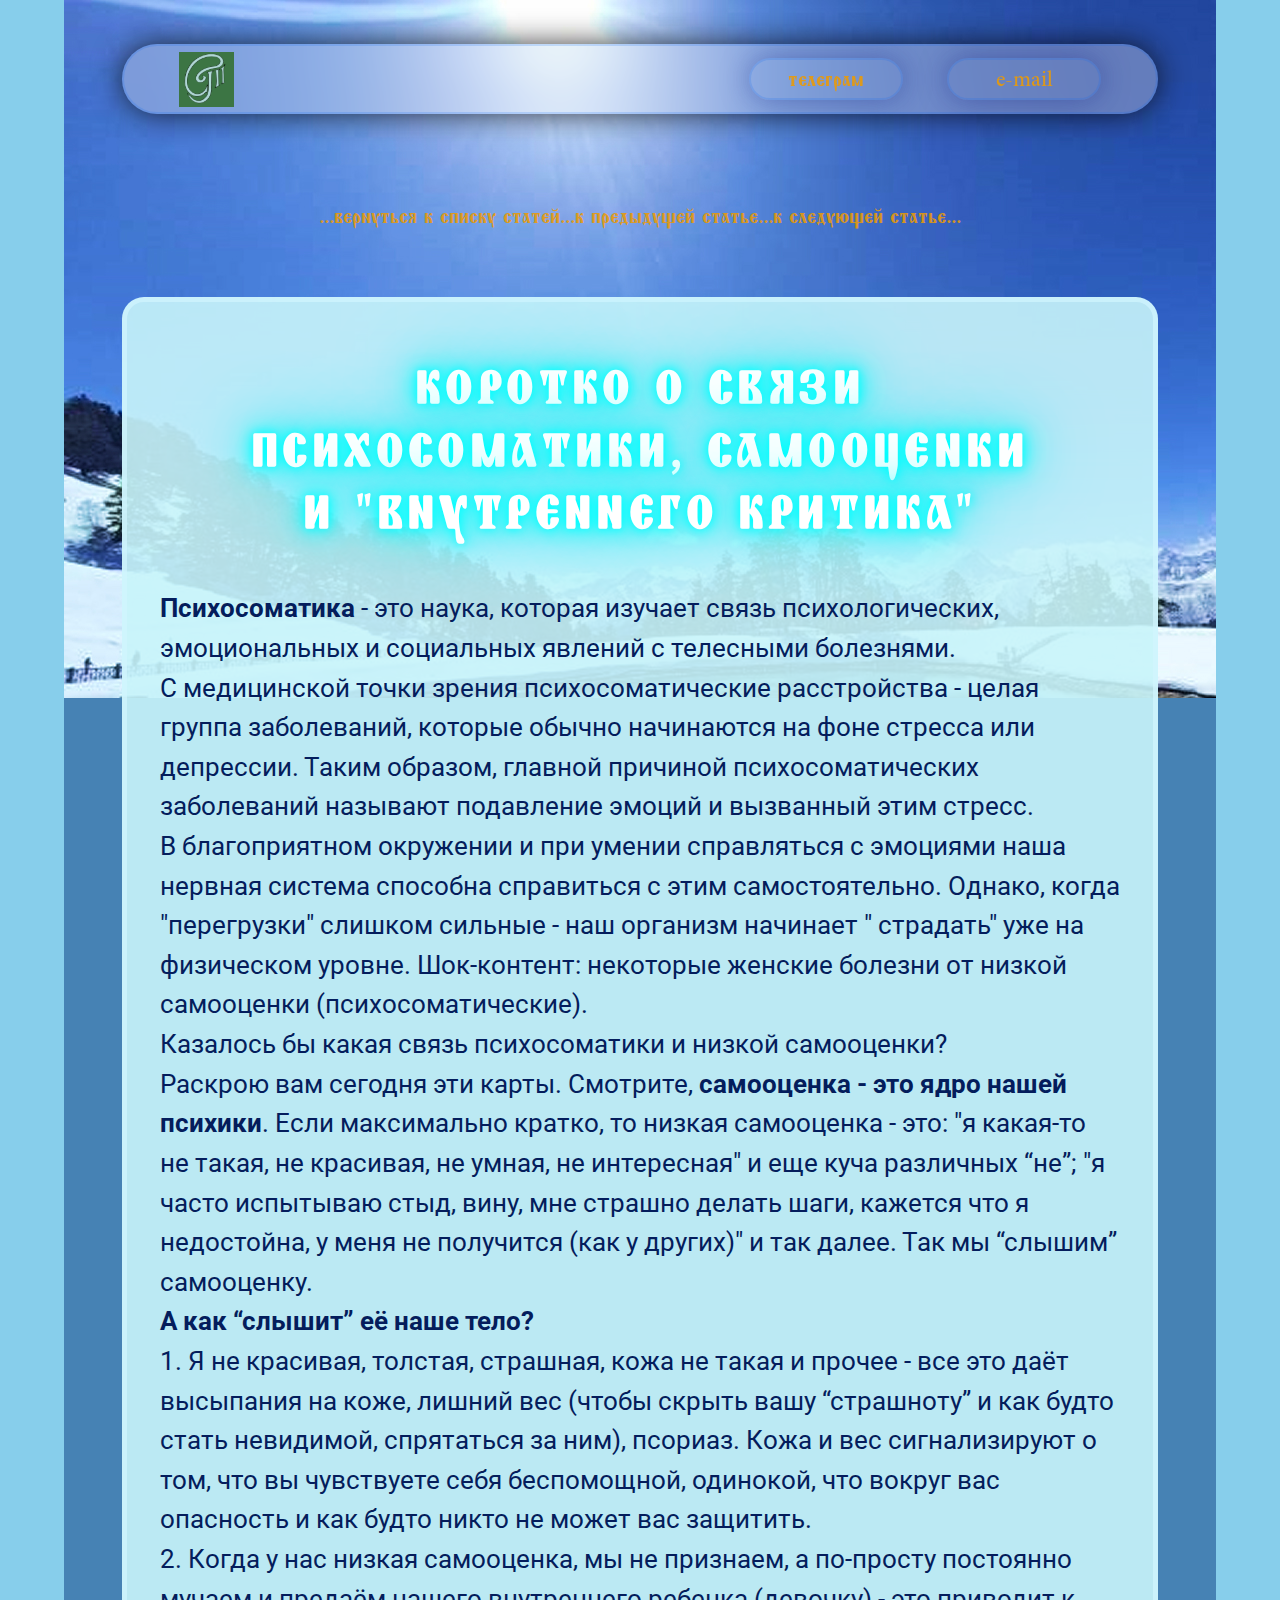
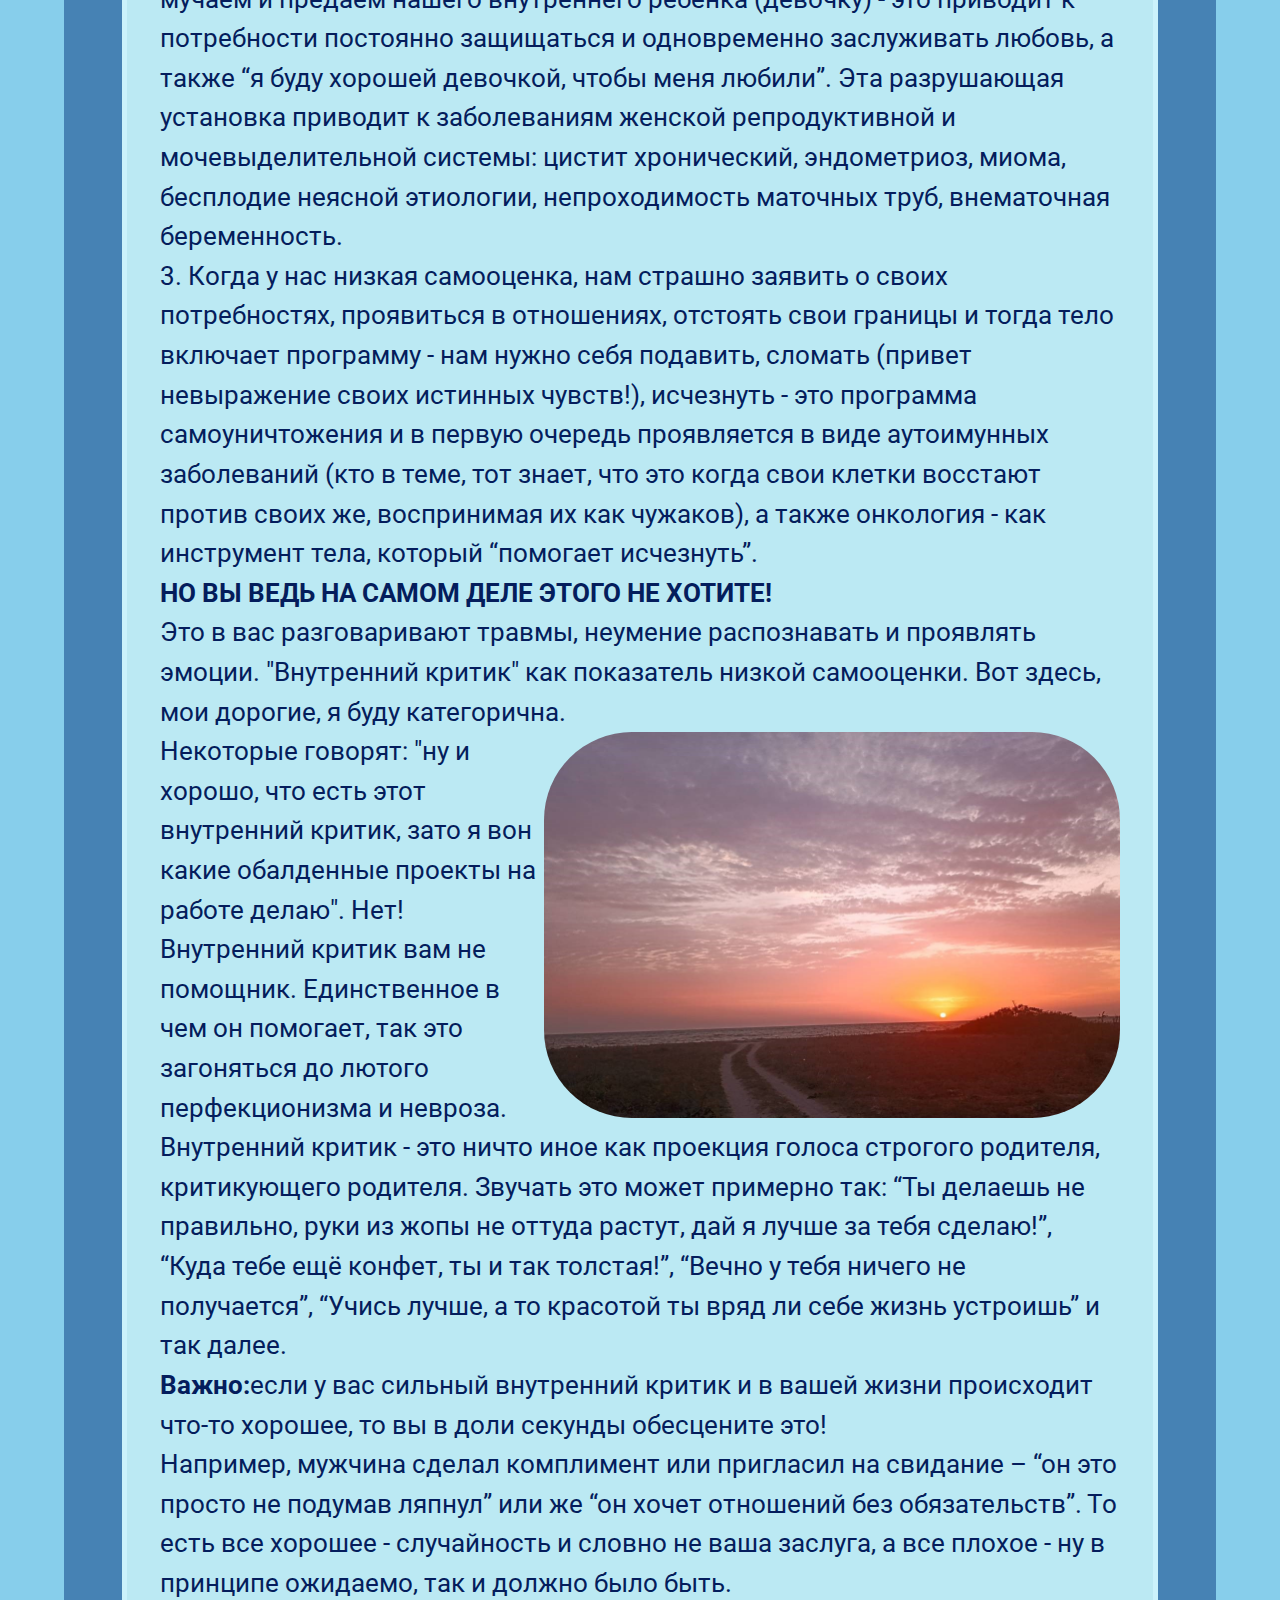
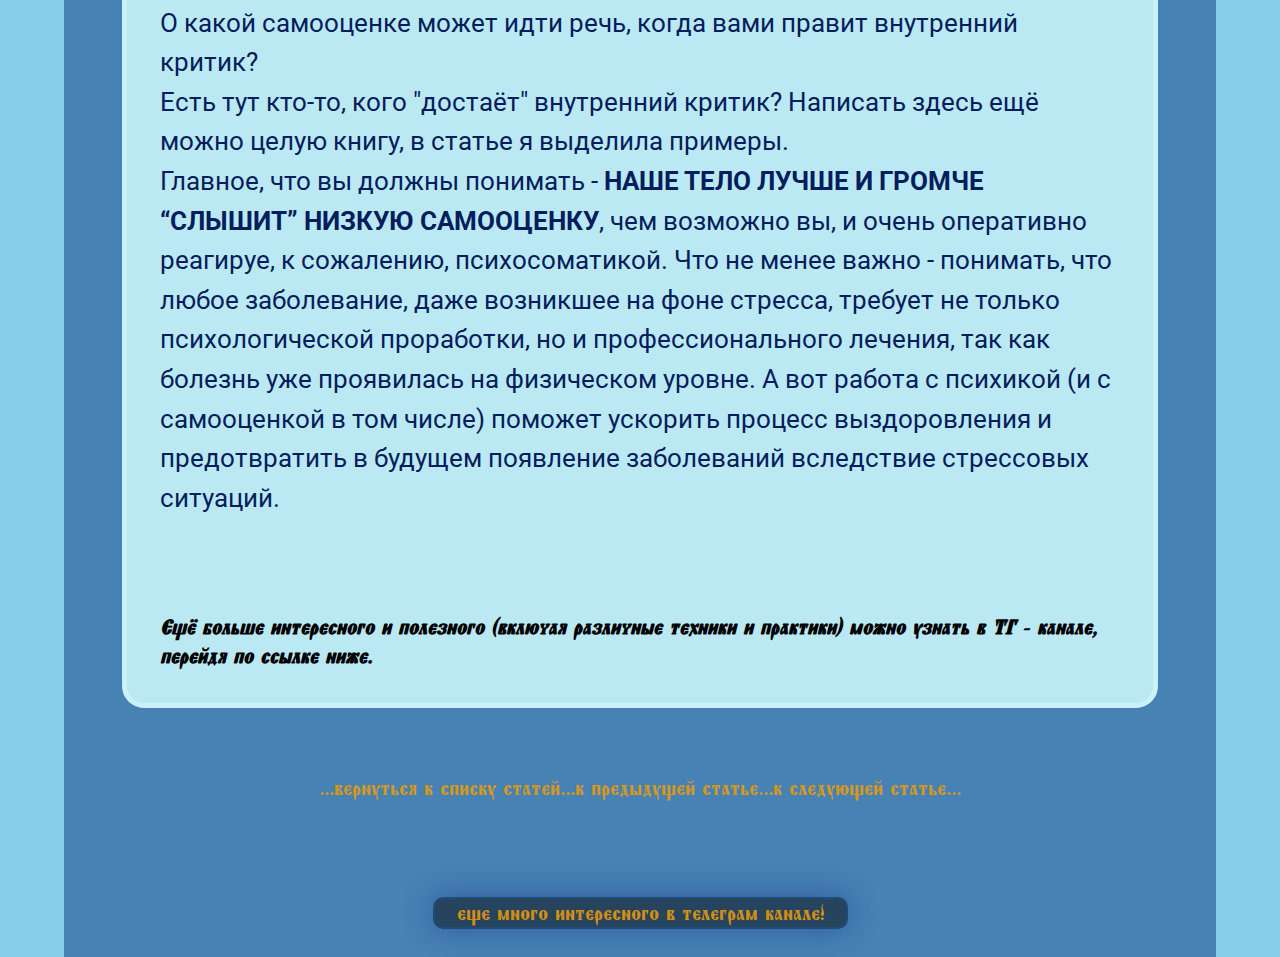
<file: article-6.html>
<!DOCTYPE html>
<html lang="ru">

<head>
    <meta charset="UTF-8">
    <meta name="viewport" content="width=device-width, initial-scale=1.0">
    <meta name="keywords" content="психосаматика, психосоматика у женщин и болезней, самооценка, внутренний критик, саморазвитие,психология, мотивация, позитивный настрой, стимул,
        подерживающее окружение">
    <link rel="preconnect" href="https://fonts.googleapis.com">
    <link rel="preconnect" href="https://fonts.gstatic.com" crossorigin>
    <link href="https://fonts.googleapis.com/css2?family=Roboto:ital,wght@0,400;0,900;1,300&display=swap"
        rel="stylesheet">
    <link href="https://fonts.googleapis.com/css2?family=Lobster&family=Monomakh&family=Shafarik&display=swap"
        rel="stylesheet">
    <link href="https://fonts.googleapis.com/css2?family=Roboto:ital,wght@0,400;0,900;1,300&display=swap"
        rel="stylesheet">
    <link rel="apple-touch-icon" sizes="180x180" href="apple-touch-icon.png">
    <link rel="icon" type="image/png" sizes="32x32" href="favicon-32x32.png">
    <link rel="icon" type="image/png" sizes="16x16" href="favicon-16x16.png">
    <link rel="manifest" href="site.webmanifest">
    <link rel="stylesheet" href="css/article.css">
    <link rel="stylesheet" href="css/variables.css">
    <title>Психосоматика, связь с самооценкой и "внутренним критиком" | самотерапия</title>
    <meta name="description"
        content="психосаматика, психосоматика у женщин и болезней, самооценка, внутренний критик, саморазвитие,психология, мотивация, позитивный настрой, стимул">
</head>

<body>
    <div class="container" id="container-5">
        <header class="header">
            <a href="index.html"><img src="icon/logo.svg" alt="logo"></a>
            <ul class="contact">
                <li><a href="https://t.me/+cqsJl0Fe9S44NGJi" target="_blank">телеграм</a></li>
                <li><a href="mailto:severinalilija@gmail.com">e-mail</a></li>
            </ul>
            <ul class="contact_mobil">
                <li><a href="https://t.me/+cqsJl0Fe9S44NGJi"><img src="icon/telegram.png" alt="telegram"></a></li>
                <li><a href="mailto:severinalilija@gmail.com"><img src="icon/e-mail.png" alt="e-mail"></a></li>
            </ul>
        </header>
        <nav class="navigation">
            <a href="list_article.html">...вернуться к списку статей...</a>
            <a href="article-5.html">к предыдущей статье</a>
            <a href="article-7.html">...к следующей статье...</a>
        </nav>
        <main class="main" id="main-5">
            <article class="article-5">
                <h1>Коротко о связи психосоматики, самооценки и "внутреннего критика"</h1>
                <div class="article__content">
                    <p>
                        <strong>Психосоматика</strong> - это наука, которая изучает связь психологических, эмоциональных
                        и социальных явлений с телесными болезнями.
                    </p>
                    <p>
                        С медицинской точки зрения психосоматические расстройства - целая группа
                        заболеваний, которые обычно начинаются на фоне стресса или депрессии. Таким образом, главной
                        причиной психосоматических заболеваний называют подавление эмоций и вызванный этим стресс.
                    </p>
                    <p>
                        В благоприятном окружении и при умении справляться с эмоциями наша нервная система способна
                        справиться с этим самостоятельно. Однако, когда "перегрузки" слишком сильные - наш организм
                        начинает " страдать" уже на физическом уровне. Шок-контент: некоторые женские болезни от низкой
                        самооценки (психосоматические).
                    </p>
                    <p>
                        Казалось бы какая связь психосоматики и низкой самооценки?
                    </p>
                    <p>
                        Раскрою вам сегодня эти карты. Смотрите, <strong>самооценка - это ядро нашей психики</strong>. Если
                        максимально кратко,
                        то низкая самооценка - это: "я какая-то не такая, не красивая, не умная, не интересная" и еще
                        куча
                        различных “не”; "я часто испытываю стыд, вину, мне страшно делать шаги, кажется что я
                        недостойна, у меня не получится (как у других)" и так далее. Так мы “слышим” самооценку.
                    </p>
                    <ol><strong>А как “слышит” её наше тело?</strong>
                        <li>Я не красивая, толстая, страшная, кожа не такая и прочее - все это даёт высыпания на коже,
                            лишний
                            вес (чтобы скрыть вашу “страшноту” и как будто стать невидимой, спрятаться за ним), псориаз.
                            Кожа и
                            вес сигнализируют о том, что вы чувствуете себя беспомощной, одинокой, что вокруг вас
                            опасность и
                            как будто никто не может вас защитить.</li>
                        <li>Когда у нас низкая самооценка, мы не признаем, а по-просту
                            постоянно мучаем и предаём нашего внутреннего ребенка (девочку) - это приводит к потребности
                            постоянно защищаться и одновременно заслуживать любовь, а также “я буду хорошей девочкой,
                            чтобы
                            меня любили”. Эта разрушающая установка приводит к заболеваниям женской репродуктивной и
                            мочевыделительной системы: цистит хронический, эндометриоз, миома, бесплодие неясной
                            этиологии,
                            непроходимость маточных труб, внематочная беременность.</li>
                        <li> Когда у нас низкая самооценка, нам страшно заявить о своих потребностях, проявиться в
                            отношениях, отстоять свои границы и тогда
                            тело включает программу - нам нужно себя подавить, сломать (привет невыражение своих
                            истинных
                            чувств!), исчезнуть - это программа самоуничтожения и в первую очередь проявляется в виде
                            аутоимунных
                            заболеваний (кто в теме, тот знает, что это когда свои клетки восстают против своих же,
                            воспринимая их как чужаков), а также онкология - как инструмент тела, который “помогает
                            исчезнуть”.</li>
                    </ol>
                    <p>
                        <b>НО ВЫ ВЕДЬ НА САМОМ ДЕЛЕ ЭТОГО НЕ ХОТИТЕ!</b>
                    </p>
                    <p>
                        Это в вас разговаривают травмы, неумение распознавать и проявлять эмоции.
                        "Внутренний критик" как показатель низкой самооценки. Вот здесь, мои дорогие, я буду
                        категорична.
                    </p>
                    <img class="img-article-5" src="img/photo-8.jpg">
                    <p>
                        Некоторые говорят: "ну и хорошо, что есть этот внутренний критик, зато я вон какие обалденные
                        проекты на
                        работе делаю". Нет! Внутренний критик вам не помощник. Единственное в чем он помогает, так это
                        загоняться до
                        лютого перфекционизма и невроза.
                    </p>
                    <p>
                        Внутренний критик - это ничто иное как проекция голоса строгого
                        родителя, критикующего родителя. Звучать это может примерно так: “Ты делаешь не правильно, руки
                        из жопы не оттуда растут, дай я лучше за тебя сделаю!”, “Куда тебе ещё конфет, ты и так
                        толстая!”,
                        “Вечно у тебя ничего не получается”, “Учись лучше, а то красотой ты вряд ли себе жизнь устроишь”
                        и так далее.
                    </p>
                    <p>
                        <strong>Важно:</strong>если у вас сильный внутренний критик и в вашей жизни происходит что-то
                        хорошее, то вы в доли секунды обесцените это!
                    </p>
                    <p>
                        Например, мужчина сделал комплимент или пригласил на свидание – “он это просто не подумав
                        ляпнул” или же “он хочет отношений без обязательств”.
                        То есть все хорошее - случайность и словно не ваша заслуга, а все плохое - ну в принципе ожидаемо,
                        так и должно было быть.
                    </p>
                    <p>
                        О какой самооценке может идти речь, когда вами правит внутренний критик?
                    </p>
                    <p>
                        Есть тут кто-то, кого "достаёт" внутренний критик? Написать здесь ещё можно целую книгу, в
                        статье я выделила
                        примеры.
                    </p>
                    <p>
                        Главное, что вы должны понимать - <strong>НАШЕ ТЕЛО ЛУЧШЕ И ГРОМЧЕ “СЛЫШИТ” НИЗКУЮ
                            САМООЦЕНКУ</strong>, чем
                        возможно вы, и очень оперативно реагируе, к сожалению, психосоматикой. Что не менее важно -
                        понимать, что любое заболевание, даже возникшее на фоне стресса, требует не только
                        психологической проработки,
                        но и профессионального лечения, так как болезнь уже проявилась на физическом уровне. А вот
                        работа с психикой (и с самооценкой в том числе) поможет ускорить процесс выздоровления и
                        предотвратить в
                        будущем появление заболеваний вследствие стрессовых ситуаций.
                    </p>

                </div>
                <br>
                <p class="telegram-reference">Ещё больше интересного и полезного (включая различные техники и практики)
                    можно узнать в ТГ - канале, перейдя по ссылке ниже.</p>
            </article>
        </main>
        <nav class="navigation">
            <a href="list_article.html">...вернуться к списку статей...</a>
            <a href="article-5.html">к предыдущей статье</a>
            <a href="article-7.html">...к следующей статье...</a>
        </nav>
        <footer class="footer">
            <a class="link-telegram-footer" href="https://t.me/+cqsJl0Fe9S44NGJi" target="_blank">еще много интересного
                в телеграм
                канале!</a>
            <a class="link-footer-telegram" href="https://t.me/+cqsJl0Fe9S44NGJi"><img src="icon/telegram.png"></a>
        </footer>
    </div>

</body>

</html>
</file>
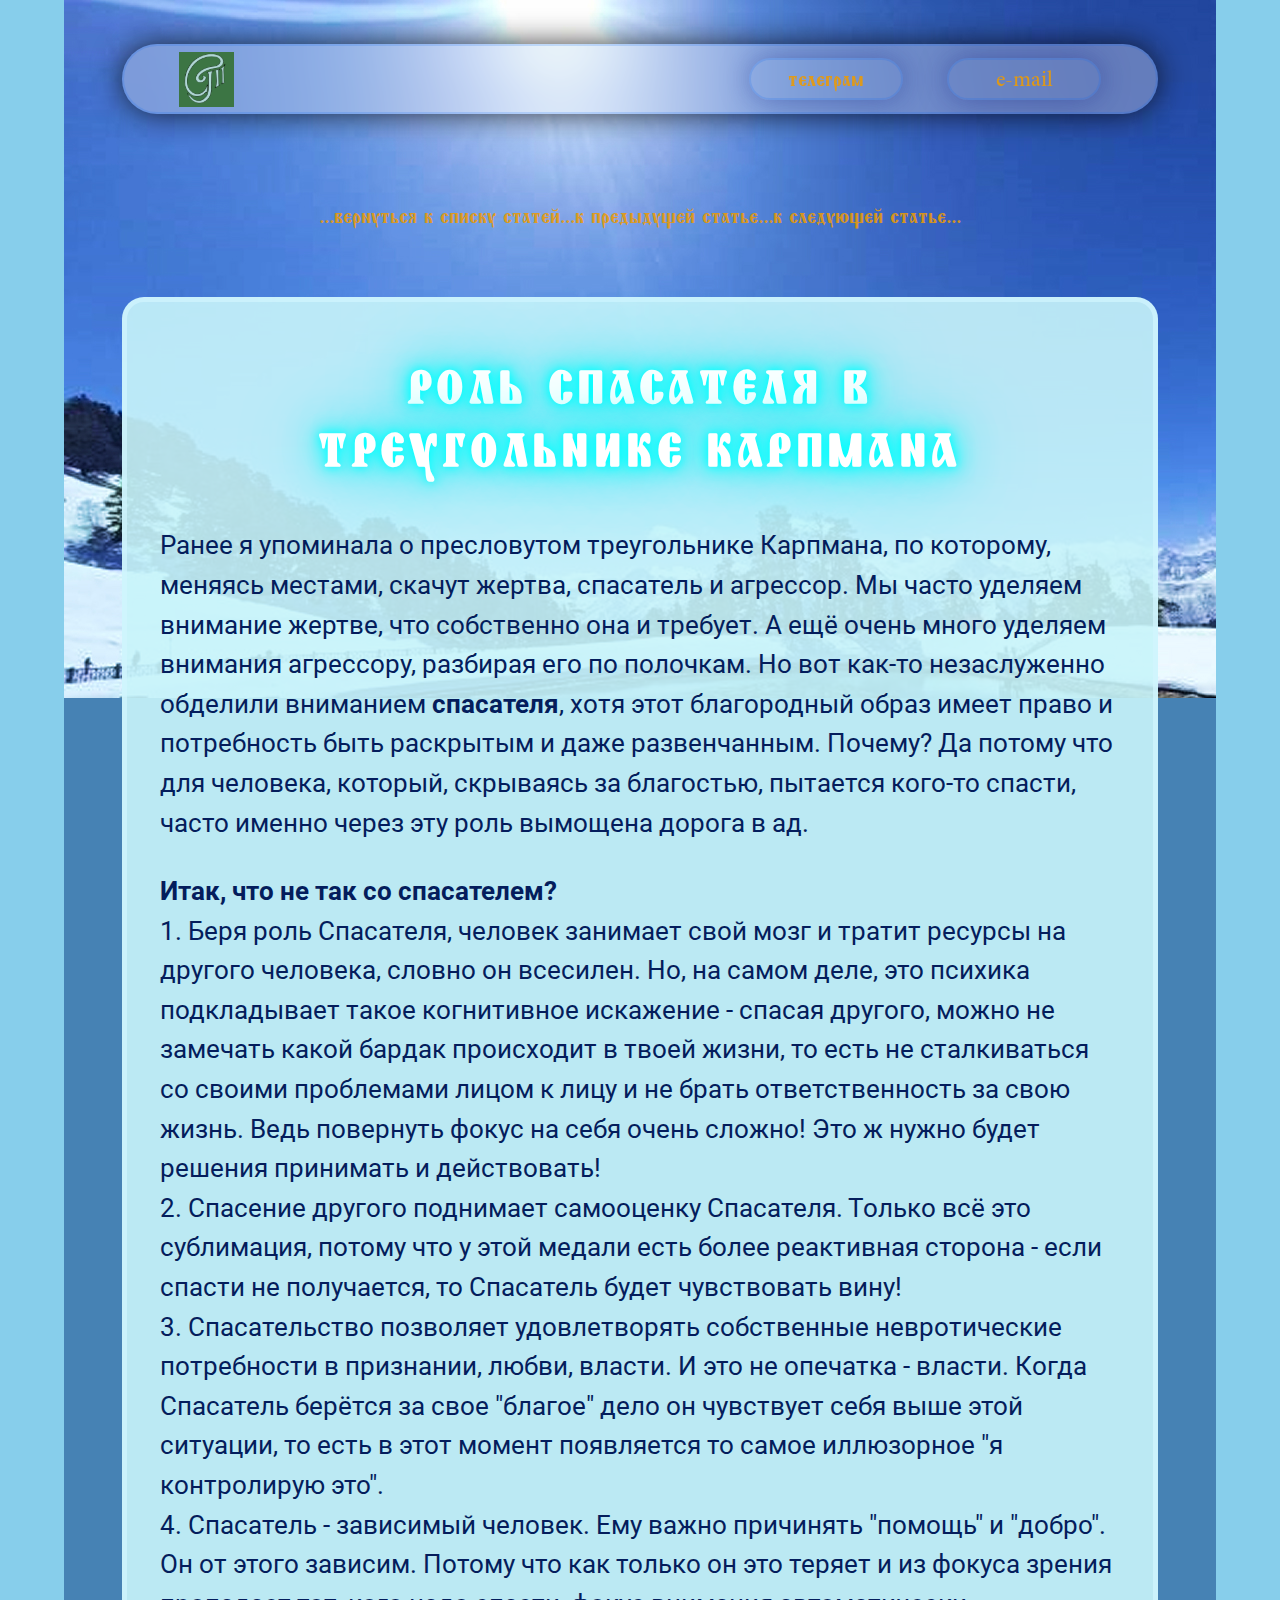
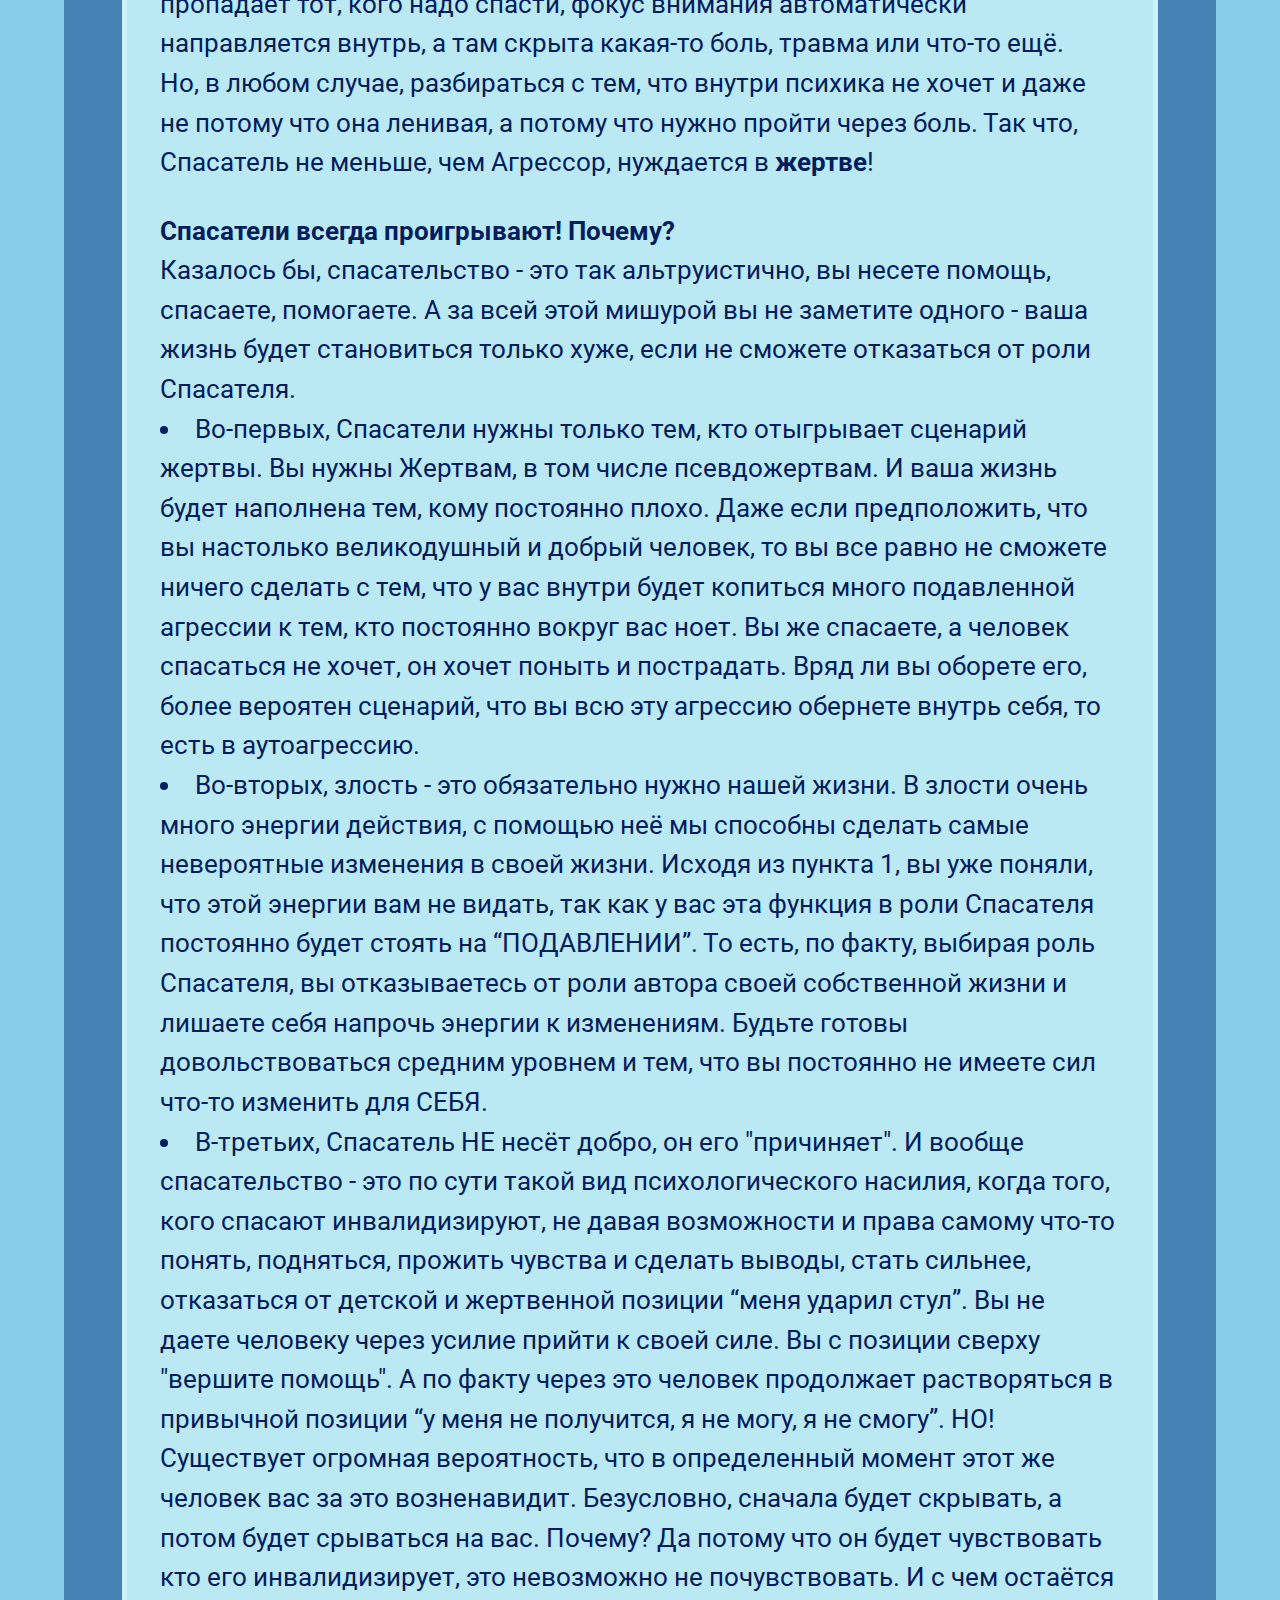
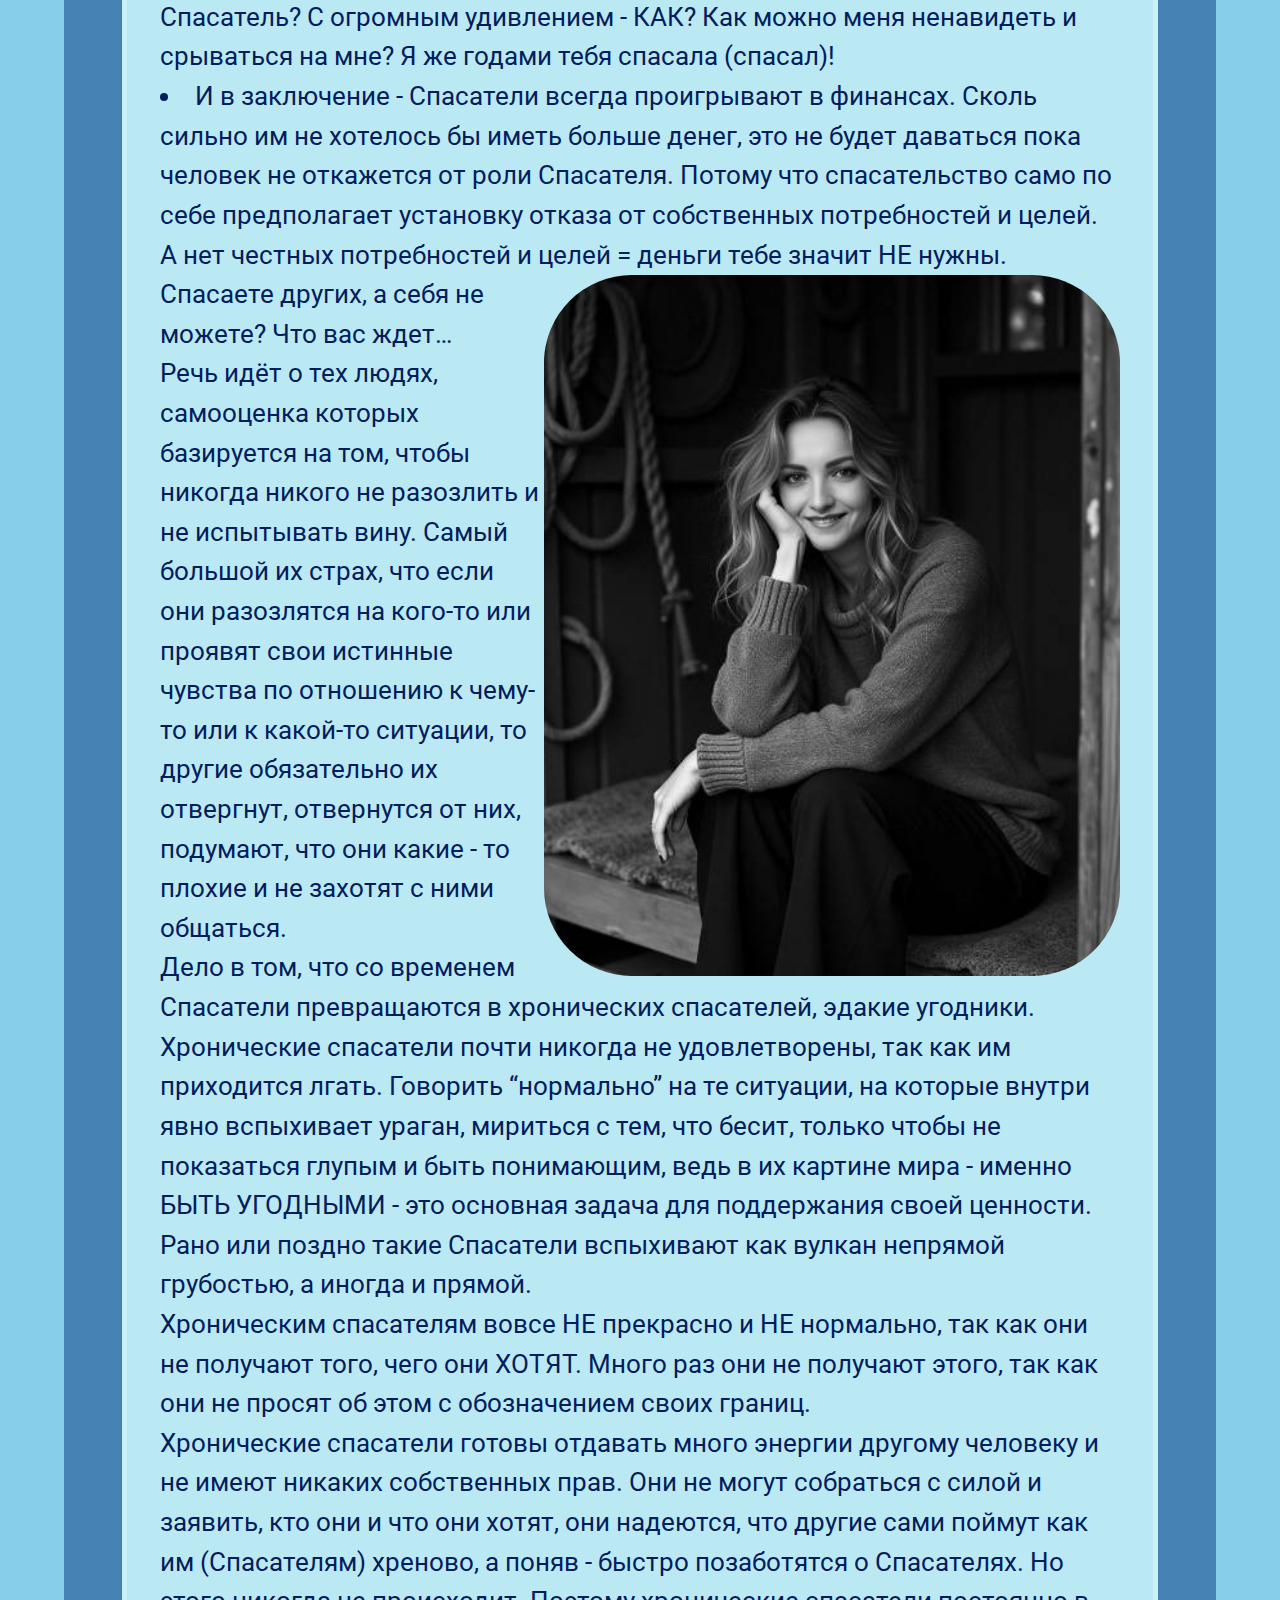
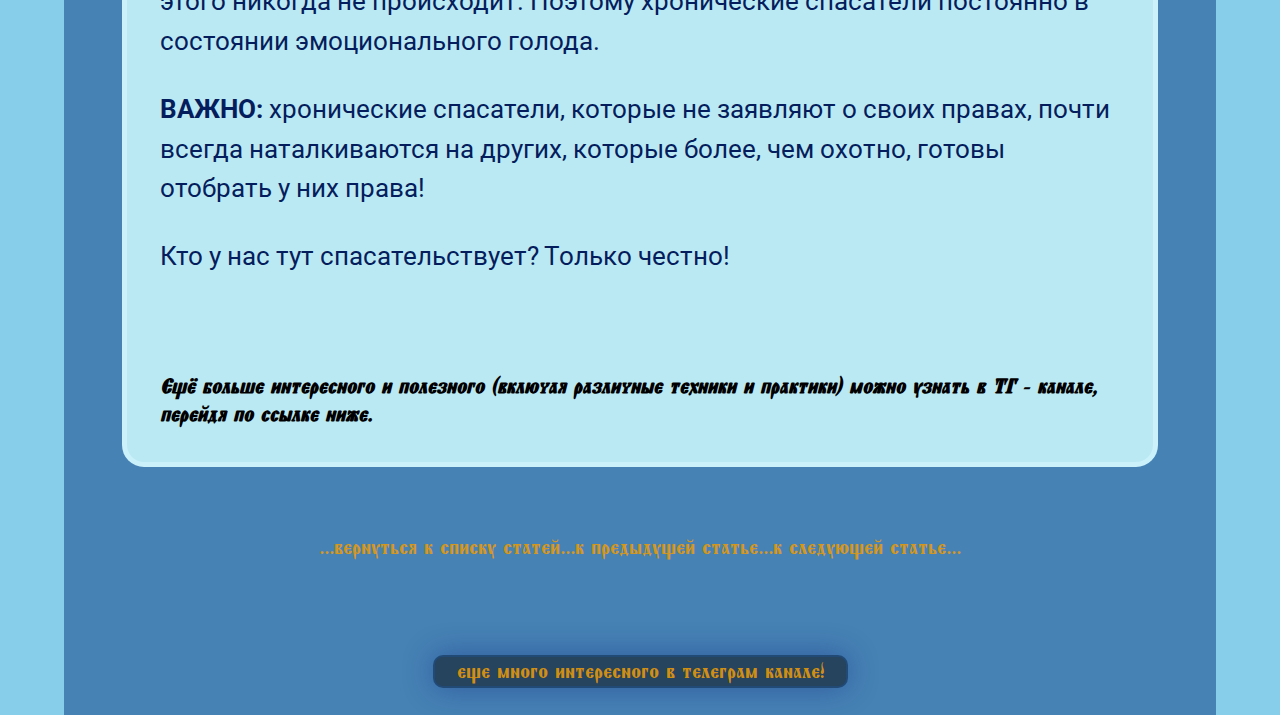
<file: article-7.html>
<!DOCTYPE html>
<html lang="ru">

<head>
    <meta charset="UTF-8">
    <meta name="viewport" content="width=device-width, initial-scale=1.0">
    <meta name="keywords" content="треугольник Карпмана, спасатель и жертва, саморазвитие, психология, мотивация, позитивный настрой, стимул,
    подерживающее окружение">
    <link rel="preconnect" href="https://fonts.googleapis.com">
    <link rel="preconnect" href="https://fonts.gstatic.com" crossorigin>
    <link href="https://fonts.googleapis.com/css2?family=Roboto:ital,wght@0,400;0,900;1,300&display=swap"
        rel="stylesheet">
    <link href="https://fonts.googleapis.com/css2?family=Lobster&family=Monomakh&family=Shafarik&display=swap"
        rel="stylesheet">
    <link href="https://fonts.googleapis.com/css2?family=Roboto:ital,wght@0,400;0,900;1,300&display=swap"
        rel="stylesheet">
    <link rel="apple-touch-icon" sizes="180x180" href="apple-touch-icon.png">
    <link rel="icon" type="image/png" sizes="32x32" href="favicon-32x32.png">
    <link rel="icon" type="image/png" sizes="16x16" href="favicon-16x16.png">
    <link rel="manifest" href="site.webmanifest">
    <link rel="stylesheet" href="css/article.css">
    <link rel="stylesheet" href="css/variables.css">
    <title>Треугольник Карпмана. Роль спасателя в треугольнике Карпмана | самотерапия</title>
    <meta name="description"
        content="треугольник Карпмана, спасатель и жертва, саморазвитие, психология, мотивация, позитивный настрой, стимул">
</head>

<body>
    <div class="container" id="container-5">
        <header class="header">
            <a href="index.html"><img src="icon/logo.svg" alt="logo"></a>
            <ul class="contact">
                <li><a href="https://t.me/+cqsJl0Fe9S44NGJi" target="_blank">телеграм</a></li>
                <li><a href="mailto:severinalilija@gmail.com">e-mail</a></li>
            </ul>
            <ul class="contact_mobil">
                <li><a href="https://t.me/+cqsJl0Fe9S44NGJi"><img src="icon/telegram.png" alt="telegram"></a></li>
                <li><a href="mailto:severinalilija@gmail.com"><img src="icon/e-mail.png" alt="e-mail"></a></li>
            </ul>
        </header>
        <nav class="navigation">
            <a href="list_article.html">...вернуться к списку статей...</a>
            <a href="article-6.html">к предыдущей статье</a>
            <a href="article-8.html">...к следующей статье...</a>
        </nav>
        <main class="main" id="main-5">
            <article class="article-5">
                <h1>Роль спасателя в треугольнике Карпмана</h1>
                <div class="article__content">
                    <p>
                        Ранее я упоминала о пресловутом треугольнике Карпмана, по которому, меняясь местами, скачут
                        жертва, спасатель и агрессор. Мы часто уделяем внимание жертве, что собственно она и требует. А
                        ещё
                        очень много уделяем внимания агрессору, разбирая его по полочкам. Но вот как-то незаслуженно
                        обделили
                        вниманием <strong>спасателя</strong>, хотя этот благородный образ имеет право и потребность быть
                        раскрытым и даже
                        развенчанным. Почему? Да потому что для человека, который, скрываясь за благостью, пытается
                        кого-то спасти, часто именно через эту роль вымощена дорога в ад.
                    </p>
                    <br>
                    <h2>Итак, что не так со спасателем?</h2>
                    <ol>
                        <li>Беря роль Спасателя, человек занимает свой мозг и тратит ресурсы на другого человека, словно
                            он всесилен. Но, на самом деле, это психика подкладывает такое когнитивное искажение -
                            спасая
                            другого, можно не замечать какой бардак происходит в твоей жизни, то есть не сталкиваться со
                            своими
                            проблемами лицом к лицу и не брать ответственность за свою жизнь. Ведь повернуть фокус на
                            себя
                            очень сложно! Это ж нужно будет решения принимать и действовать!</li>
                        <li>Спасение другого поднимает самооценку Спасателя. Только всё это сублимация, потому что у
                            этой
                            медали есть более реактивная сторона - если спасти не получается, то Спасатель будет
                            чувствовать
                            вину!</li>
                        <li>Спасательство позволяет удовлетворять собственные невротические потребности в признании,
                            любви, власти. И это не опечатка - власти. Когда Спасатель берётся за свое "благое" дело он
                            чувствует
                            себя выше этой ситуации, то есть в этот момент появляется то самое иллюзорное "я контролирую
                            это".</li>
                        <li>Спасатель - зависимый человек. Ему важно причинять "помощь" и "добро". Он от этого зависим.
                            Потому что как только он это теряет и из фокуса зрения пропадает тот, кого надо спасти,
                            фокус
                            внимания автоматически направляется внутрь, а там скрыта какая-то боль, травма или что-то
                            ещё.</li>
                    </ol>
                    <p>
                        Но, в любом случае, разбираться с тем, что внутри психика не хочет и даже не потому что она
                        ленивая, а
                        потому что нужно пройти через боль. Так что, Спасатель не меньше, чем Агрессор, нуждается в
                        <strong>жертве</strong>!
                    </p>
                    <br>
                    <h2>Спасатели всегда проигрывают! Почему?</h2> 
                    <p>
                        Казалось бы, спасательство - это так альтруистично, вы несете помощь, спасаете, помогаете. А за
                        всей этой мишурой вы не заметите одного - ваша жизнь будет становиться только хуже, если не
                        сможете
                        отказаться от роли Спасателя.
                    </p>
                    <ul>
                        <li> Во-первых, Спасатели нужны только тем, кто отыгрывает сценарий жертвы. Вы нужны Жертвам, в
                            том
                            числе псевдожертвам. И ваша жизнь будет наполнена тем, кому постоянно плохо. Даже если
                            предположить,
                            что вы настолько великодушный и добрый человек, то вы все равно не сможете ничего сделать с
                            тем, что
                            у вас внутри будет копиться много подавленной агрессии к тем, кто постоянно вокруг вас ноет.
                            Вы же
                            спасаете, а человек спасаться не хочет, он хочет поныть и пострадать. Вряд ли вы оборете
                            его,
                            более вероятен сценарий, что вы всю эту агрессию обернете внутрь себя, то есть в
                            аутоагрессию.</li>
                        <li>Во-вторых, злость - это обязательно нужно нашей жизни. В злости очень много энергии
                            действия, с
                            помощью неё мы способны сделать самые невероятные изменения в своей жизни. Исходя из пункта
                            1,
                            вы уже поняли, что этой энергии вам не видать, так как у вас эта функция в роли Спасателя
                            постоянно
                            будет стоять на “ПОДАВЛЕНИИ”. То есть, по факту, выбирая роль Спасателя, вы отказываетесь от
                            роли автора своей собственной жизни и лишаете себя напрочь энергии к изменениям. Будьте
                            готовы
                            довольствоваться средним уровнем и тем, что вы постоянно не имеете сил что-то изменить для
                            СЕБЯ.</li>
                        <li> В-третьих, Спасатель НЕ несёт добро, он его "причиняет". И вообще спасательство - это по
                            сути
                            такой вид психологического насилия, когда того, кого спасают инвалидизируют, не давая
                            возможности и
                            права самому что-то понять, подняться, прожить чувства и сделать выводы, стать сильнее,
                            отказаться от
                            детской и жертвенной позиции “меня ударил стул”. Вы не даете человеку через усилие прийти к
                            своей силе. Вы с позиции сверху "вершите помощь". А по факту через это человек продолжает
                            растворяться
                            в привычной позиции “у меня не получится, я не могу, я не смогу”. НО! Существует огромная вероятность, что в определенный момент
                            этот
                            же человек вас за это возненавидит. Безусловно, сначала будет скрывать, а потом будет
                            срываться на
                            вас. Почему? Да потому что он будет чувствовать кто его инвалидизирует, это невозможно не
                            почувствовать. И с чем остаётся Спасатель? С огромным удивлением - КАК? Как можно меня
                            ненавидеть и срываться
                            на мне? Я же годами тебя спасала (спасал)!</li>
                        <li> И в заключение - Спасатели всегда проигрывают в финансах. Сколь сильно им не хотелось бы
                            иметь
                            больше денег, это не будет даваться пока человек не откажется от роли Спасателя. Потому что
                            спасательство само по себе предполагает установку отказа от собственных потребностей и
                            целей. А
                            нет честных потребностей и целей = деньги тебе значит НЕ нужны.</li>
                    </ul>
                    <img class="img-article-5" src="img/photo-3.jpg">
                    <p>
                        Спасаете других, а себя не можете? Что вас ждет…
                    </p>
                    <p>
                        Речь идёт о тех людях, самооценка которых базируется на том, чтобы никогда никого не разозлить и
                        не испытывать вину. Самый большой их страх, что если они разозлятся на кого-то или проявят свои
                        истинные чувства по отношению к чему-то или к какой-то ситуации, то другие обязательно их
                        отвергнут, отвернутся от них, подумают, что они какие - то плохие и не захотят с ними общаться.
                    </p>
                    <p>
                        Дело в том, что со временем Спасатели превращаются в хронических спасателей, эдакие угодники.
                        Хронические спасатели почти никогда не удовлетворены, так как им приходится лгать. Говорить
                        “нормально” на те ситуации, на которые внутри явно вспыхивает ураган, мириться с тем, что бесит,
                        только чтобы не показаться глупым и быть понимающим, ведь в их картине мира - именно БЫТЬ
                        УГОДНЫМИ - это основная задача для поддержания своей ценности. Рано или поздно такие Спасатели
                        вспыхивают
                        как вулкан непрямой грубостью, а иногда и прямой.
                    </p>
                    <p>
                        Хроническим спасателям вовсе НЕ прекрасно и НЕ нормально, так как они не получают того, чего они
                        ХОТЯТ. Много раз они не получают этого, так как они не просят об этом с обозначением своих
                        границ.
                    </p>
                    <p>
                        Хронические спасатели готовы отдавать много энергии другому человеку и не имеют никаких
                        собственных прав. Они не могут собраться с силой и заявить, кто они и что они хотят, они
                        надеются, что
                        другие сами поймут как им (Спасателям) хреново, а поняв - быстро позаботятся о Спасателях. Но
                        этого
                        никогда не происходит. Поэтому хронические спасатели постоянно в состоянии эмоционального
                        голода.
                    </p>
                    <br>
                    <p>
                        <strong>ВАЖНО:</strong> хронические спасатели, которые не заявляют о своих правах, почти всегда
                        наталкиваются на
                        других, которые более, чем охотно, готовы отобрать у них права!
                    </p>
                    <br>
                    <p>
                        Кто у нас тут спасательствует? Только честно!
                    </p>

                </div>
                <br>
                <p class="telegram-reference">Ещё больше интересного и полезного (включая различные техники и практики)
                    можно узнать в ТГ - канале, перейдя по ссылке ниже.</p>
            </article>
        </main>
        <nav class="navigation">
            <a href="list_article.html">...вернуться к списку статей...</a>
            <a href="article-6.html">к предыдущей статье</a>
            <a href="article-8.html">...к следующей статье...</a>
        </nav>
        <footer class="footer">
            <a class="link-telegram-footer" href="https://t.me/+cqsJl0Fe9S44NGJi" target="_blank">еще много интересного
                в телеграм
                канале!</a>
            <a class="link-footer-telegram" href="https://t.me/+cqsJl0Fe9S44NGJi"><img src="icon/telegram.png"></a>
        </footer>
    </div>

</body>

</html>
</file>
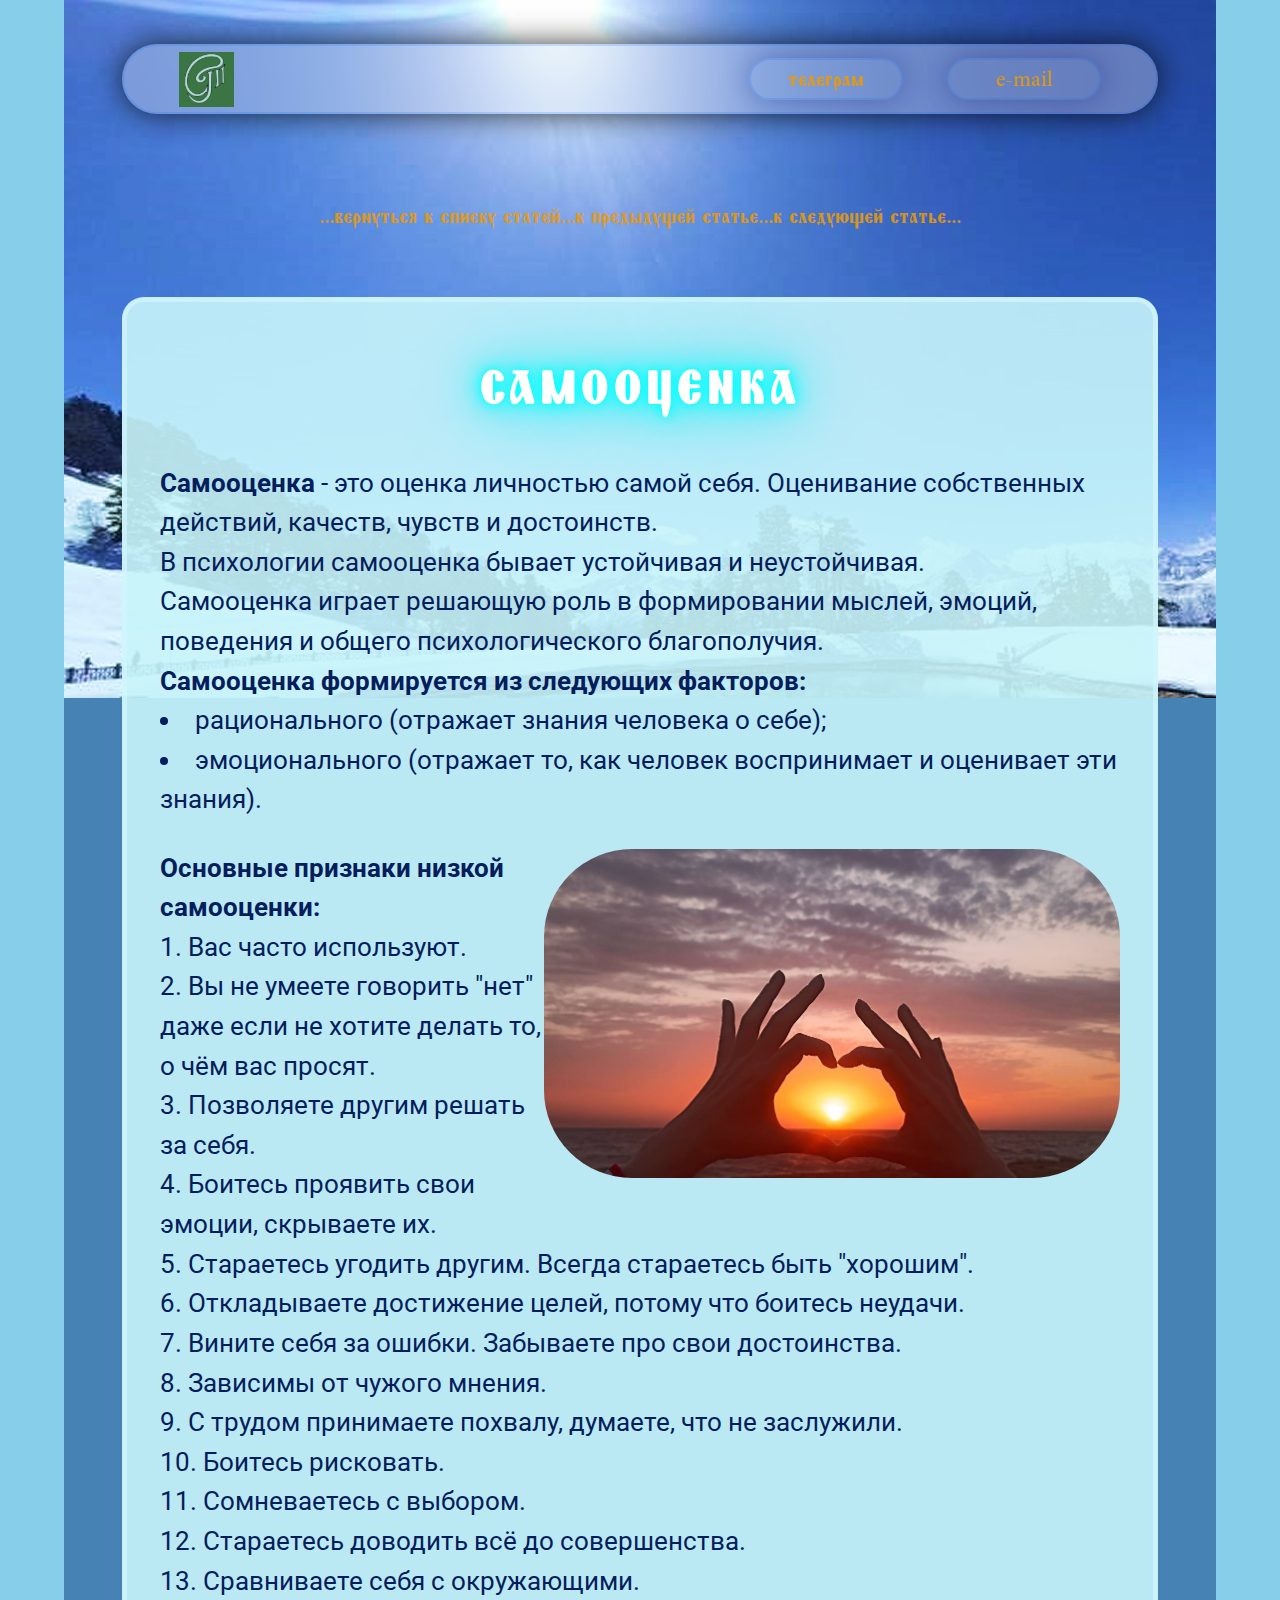
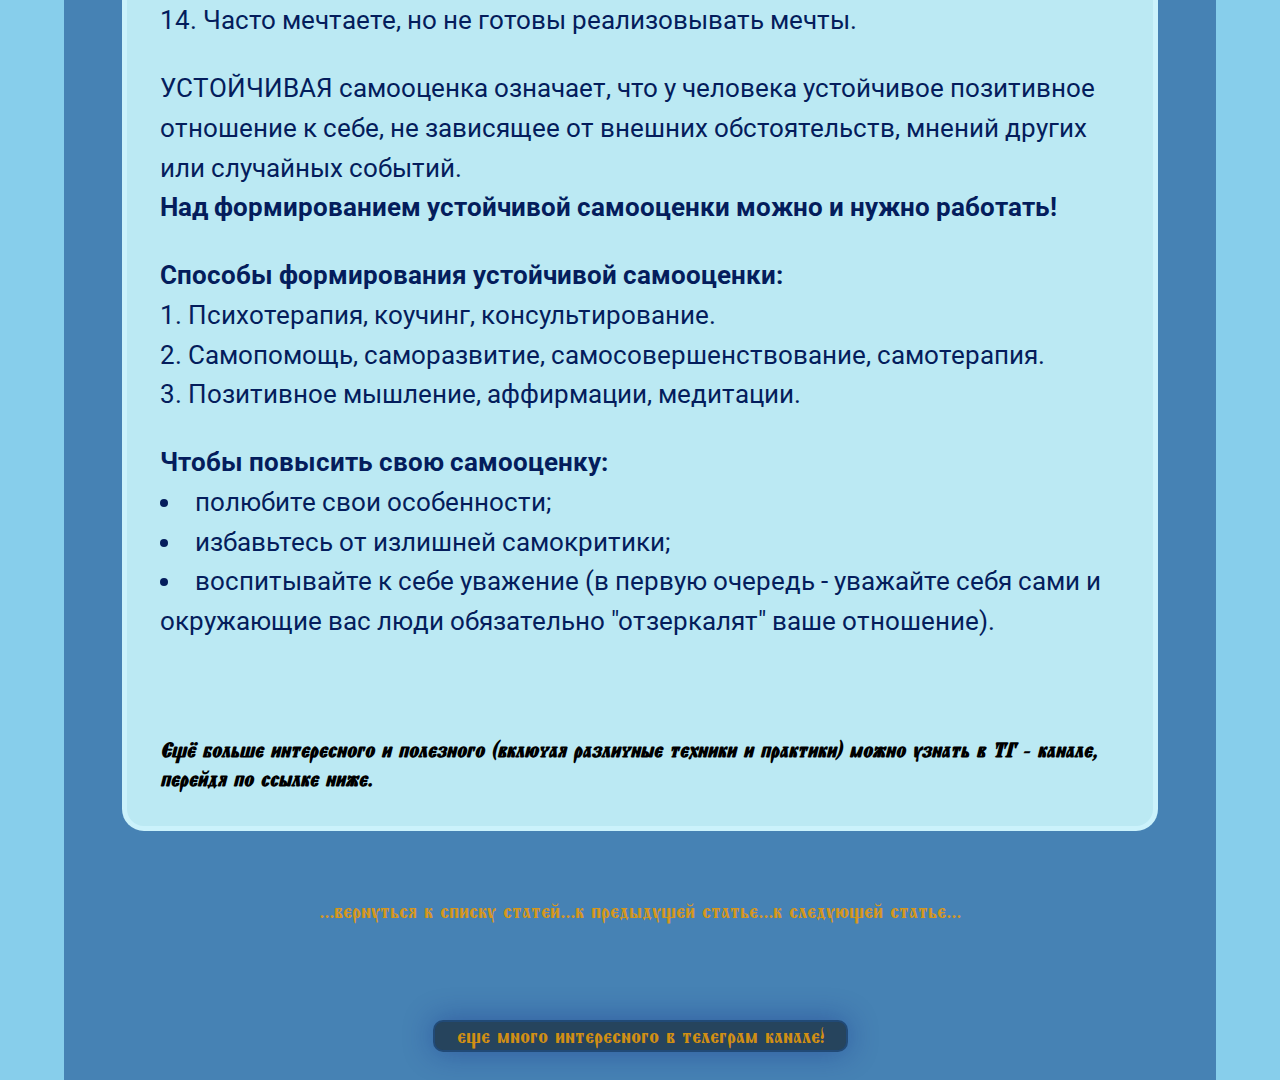
<file: article-8.html>
<!DOCTYPE html>
<html lang="ru">

<head>
    <meta charset="UTF-8">
    <meta name="viewport" content="width=device-width, initial-scale=1.0">
    <meta name="keywords" content="самооценка - развитие, низкая самооценка,  саморазвитие, психология, мотивация, позитивный настрой, стимул,
        подерживающее окружение">
    <link rel="preconnect" href="https://fonts.googleapis.com">
    <link rel="preconnect" href="https://fonts.gstatic.com" crossorigin>
    <link href="https://fonts.googleapis.com/css2?family=Roboto:ital,wght@0,400;0,900;1,300&display=swap"
        rel="stylesheet">
    <link href="https://fonts.googleapis.com/css2?family=Lobster&family=Monomakh&family=Shafarik&display=swap"
        rel="stylesheet">
    <link href="https://fonts.googleapis.com/css2?family=Roboto:ital,wght@0,400;0,900;1,300&display=swap"
        rel="stylesheet">
    <link rel="apple-touch-icon" sizes="180x180" href="apple-touch-icon.png">
    <link rel="icon" type="image/png" sizes="32x32" href="favicon-32x32.png">
    <link rel="icon" type="image/png" sizes="16x16" href="favicon-16x16.png">
    <link rel="manifest" href="site.webmanifest">
    <link rel="stylesheet" href="css/article.css">
    <link rel="stylesheet" href="css/variables.css">
    <title>Самооценка. Низкая самооценка | самотерапия</title>
    <meta name="description"
        content="самооценка - развитие, низкая самооценка,  саморазвитие, психология, мотивация, позитивный настрой, стимул,">
        <script type="application/ld+json">
                                                {
                    "@context": "https://schema.org",
                    "@type": "FAQPage",
                    "mainEntity": [
                        {
                        "@type": "Question",
                        "name": "Что такое самооценка?",
                        "acceptedAnswer": {
                            "@type": "Answer",
                            "text": "Самооценка — это то, как человек воспринимает и оценивает самого себя, свои качества и ценность."
                        }
                        },
                        {
                        "@type": "Question",
                        "name": "Какие признаки низкой самооценки?",
                        "acceptedAnswer": {
                            "@type": "Answer",
                            "text": "Неуверенность, страх критики, трудности в принятии решений и постоянное сравнение себя с другими."
                        }
                        },
                        {
                        "@type": "Question",
                        "name": "Как повысить самооценку?",
                        "acceptedAnswer": {
                            "@type": "Answer",
                            "text": "Помогают упражнения на самопринятие, работа с мыслями, а также поддерживающая среда и терапия."
                        }
                        }
                    ]
                    }

        </script>
</head>

<body>
    <div class="container" id="container-5">
        <header class="header">
            <a href="index.html"><img src="icon/logo.svg" alt="logo"></a>
            <ul class="contact">
                <li><a href="https://t.me/+cqsJl0Fe9S44NGJi" target="_blank">телеграм</a></li>
                <li><a href="mailto:severinalilija@gmail.com">e-mail</a></li>
            </ul>
            <ul class="contact_mobil">
                <li><a href="https://t.me/+cqsJl0Fe9S44NGJi"><img src="icon/telegram.png" alt="telegram"></a></li>
                <li><a href="mailto:severinalilija@gmail.com"><img src="icon/e-mail.png" alt="e-mail"></a></li>
            </ul>
        </header>
        <nav class="navigation">
            <a href="list_article.html">...вернуться к списку статей...</a>
            <a href="article-7.html">к предыдущей статье</a>
            <a href="article-9.html">...к следующей статье...</a>
        </nav>
        <main class="main" id="main-5">
            <article class="article-5">
                <h1>Самооценка</h1>
                <div class="article__content">
                    <p><strong>Самооценка</strong> - это оценка личностью самой себя. Оценивание собственных действий,
                        качеств, чувств и достоинств.
                    </p>
                    <p>В психологии самооценка бывает устойчивая и неустойчивая.</p> 
                    <p>
                        Самооценка играет решающую роль в формировании мыслей, эмоций, поведения и общего
                        психологического благополучия.
                    </p>
                    <h2>Самооценка формируется из следующих факторов:</h2>
                    <ul>
                        <li>рационального (отражает знания человека о себе);</li>
                        <li>эмоционального (отражает то, как человек воспринимает и оценивает эти знания).</li>
                    </ul>
                    <br>
                    <img class="img-article-5" src="img/photo-7.jpg">
                    <h2>Основные признаки низкой самооценки:</h2>
                    <ol>
                        <li>Вас часто используют.</li>
                        <li>Вы не умеете говорить "нет" даже если не хотите делать то, о чём вас просят.</li>
                        <li>Позволяете другим решать за себя.</li>
                        <li>Боитесь проявить свои эмоции, скрываете их.</li>
                        <li>Стараетесь угодить другим. Всегда стараетесь быть "хорошим".</li>
                        <li>Откладываете достижение целей, потому что боитесь неудачи.</li>
                        <li>Вините себя за ошибки. Забываете про свои достоинства.</li>
                        <li>Зависимы от чужого мнения.</li>
                        <li>С трудом принимаете похвалу, думаете, что не заслужили.</li>
                        <li>Боитесь рисковать.</li>
                        <li>Сомневаетесь с выбором.</li>
                        <li>Стараетесь доводить всё до совершенства.</li>
                        <li>Сравниваете себя с окружающими.</li>
                        <li>Часто мечтаете, но не готовы реализовывать мечты.</li>
                    </ol>
                    <br>
                    <p>
                        УСТОЙЧИВАЯ самооценка означает, что у человека устойчивое позитивное отношение к себе, не
                        зависящее
                        от внешних обстоятельств, мнений других или случайных событий.
                    </p>
                    <p>
                        <strong>
                            Над формированием устойчивой самооценки можно и нужно работать!
                        </strong>
                    </p>
                    <br>
                    <h2>Способы формирования устойчивой самооценки:</h2>
                    <ol>
                        <li>Психотерапия, коучинг, консультирование.</li>
                        <li>Самопомощь, саморазвитие, самосовершенствование, самотерапия.</li>
                        <li>Позитивное мышление, аффирмации, медитации.</li>
                    </ol>
                    <br>
                    <h2>Чтобы повысить свою самооценку:</h2>
                    <ul>
                        <li>полюбите свои особенности;</li>
                        <li>избавьтесь от излишней самокритики;</li>
                        <li>воспитывайте к себе уважение (в первую очередь - уважайте себя сами и окружающие вас люди
                            обязательно "отзеркалят" ваше отношение).</li>
                    </ul>

                </div>
                <br>
                <p class="telegram-reference">Ещё больше интересного и полезного (включая различные техники и практики)
                    можно узнать в ТГ - канале, перейдя по ссылке ниже.</p>
            </article>
        </main>
        <nav class="navigation">
            <a href="list_article.html">...вернуться к списку статей...</a>
            <a href="article-7.html">к предыдущей статье</a>
            <a href="article-9.html">...к следующей статье...</a>
        </nav>
        <footer class="footer">
            <a class="link-telegram-footer" href="https://t.me/+cqsJl0Fe9S44NGJi" target="_blank">еще много интересного
                в телеграм
                канале!</a>
            <a class="link-footer-telegram" href="https://t.me/+cqsJl0Fe9S44NGJi"><img src="icon/telegram.png"></a>
        </footer>
    </div>

</body>

</html>
</file>
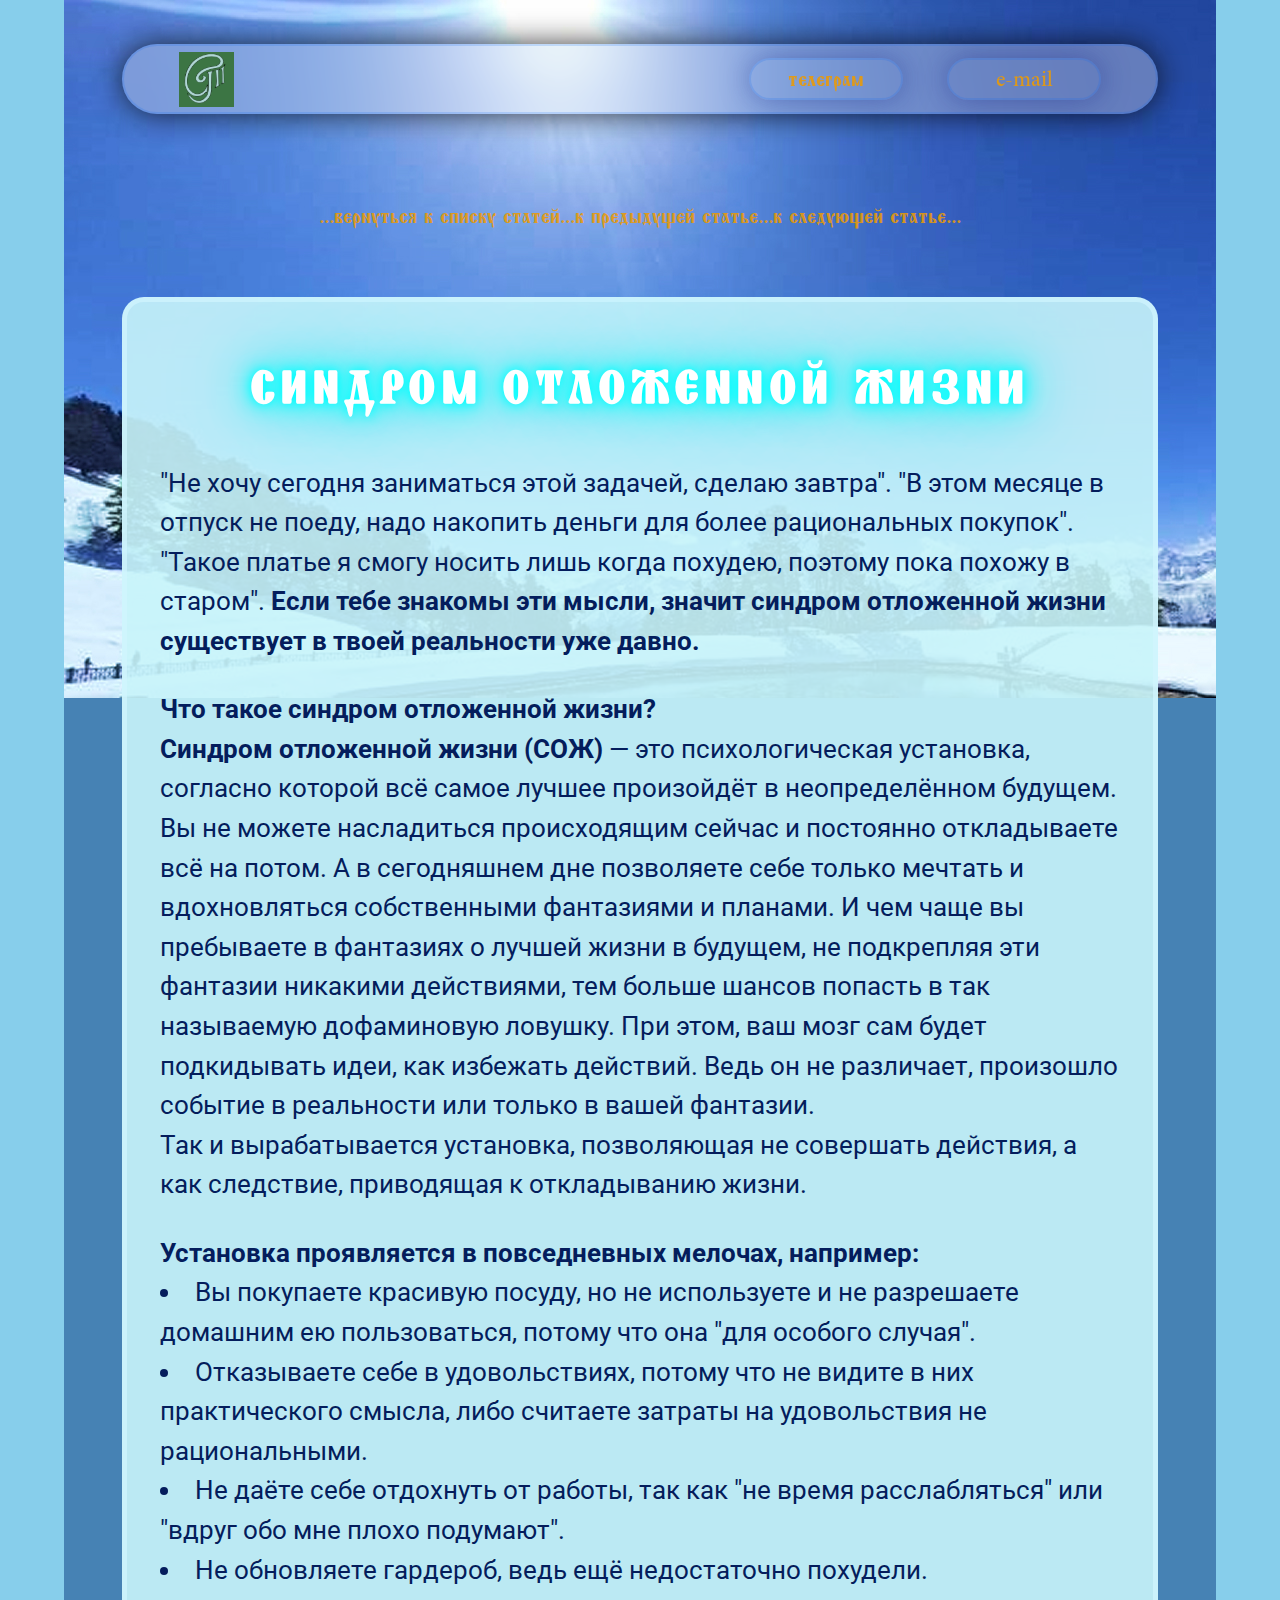
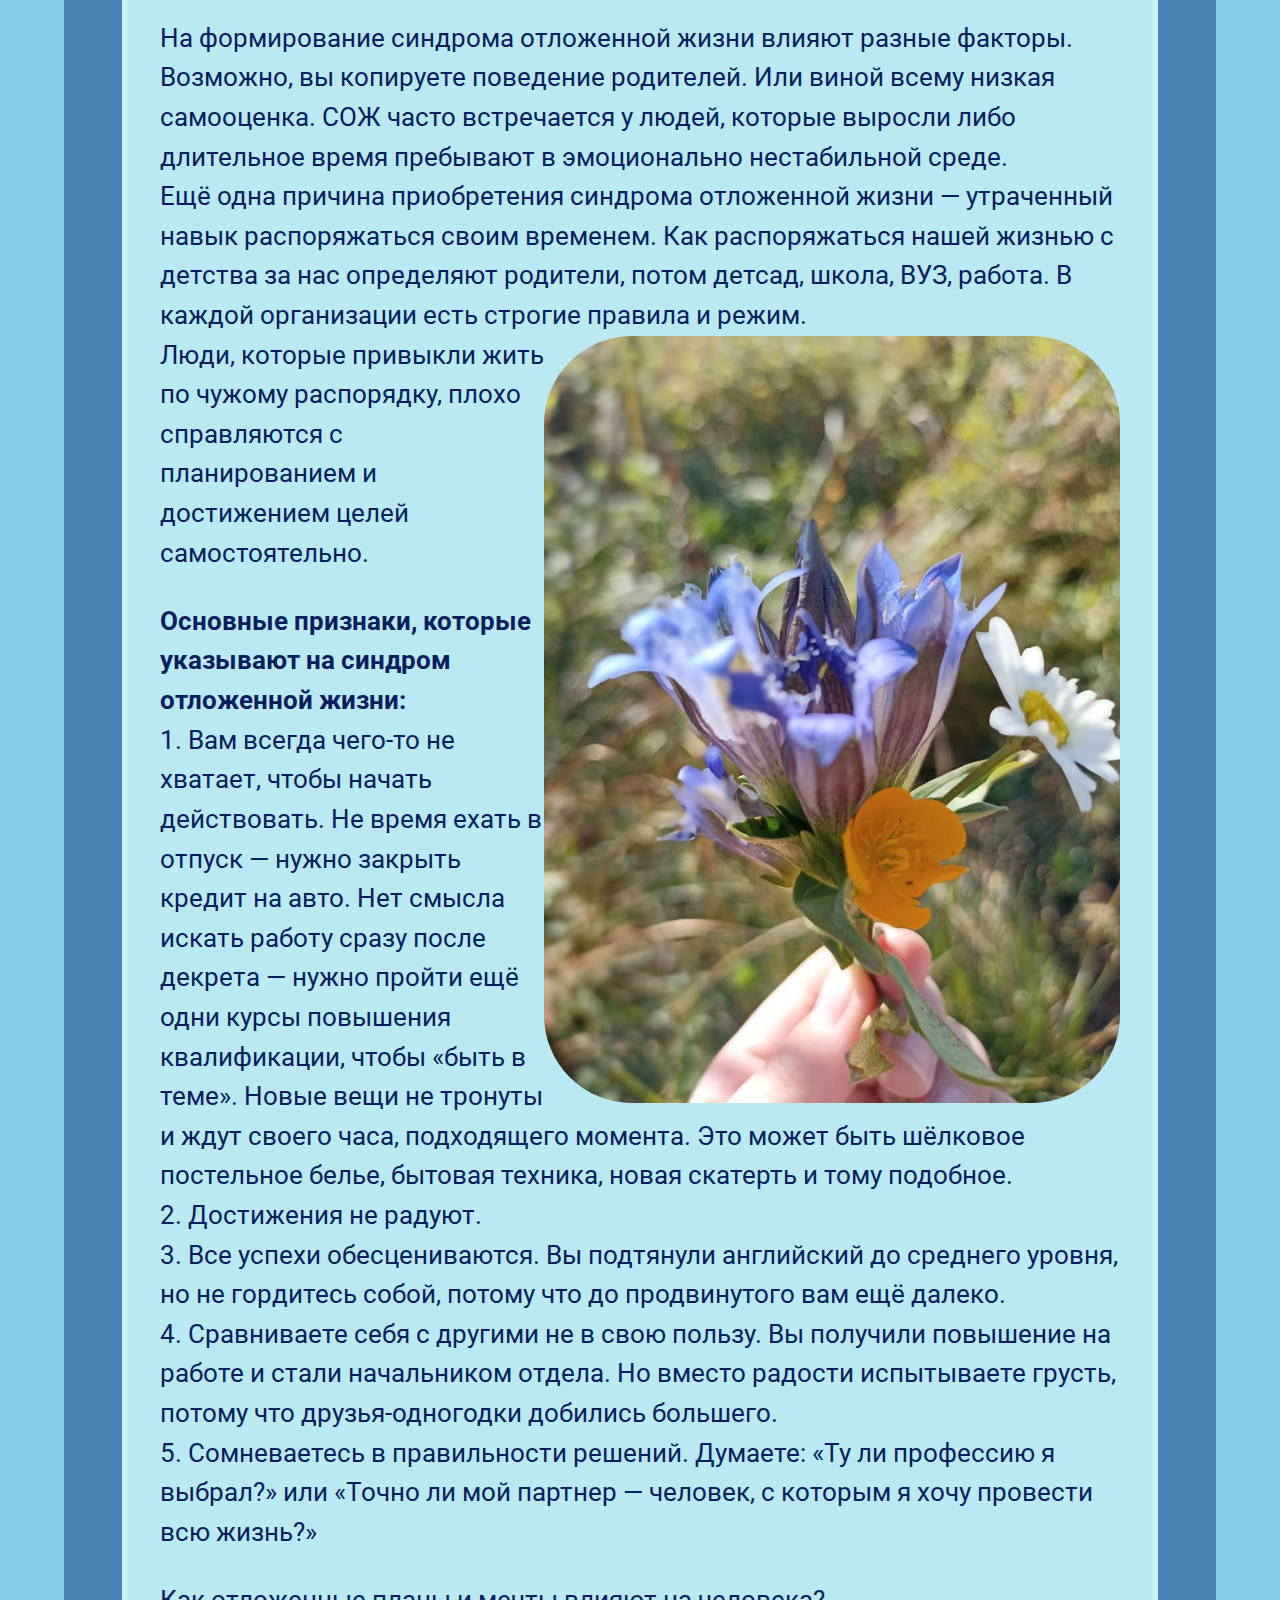
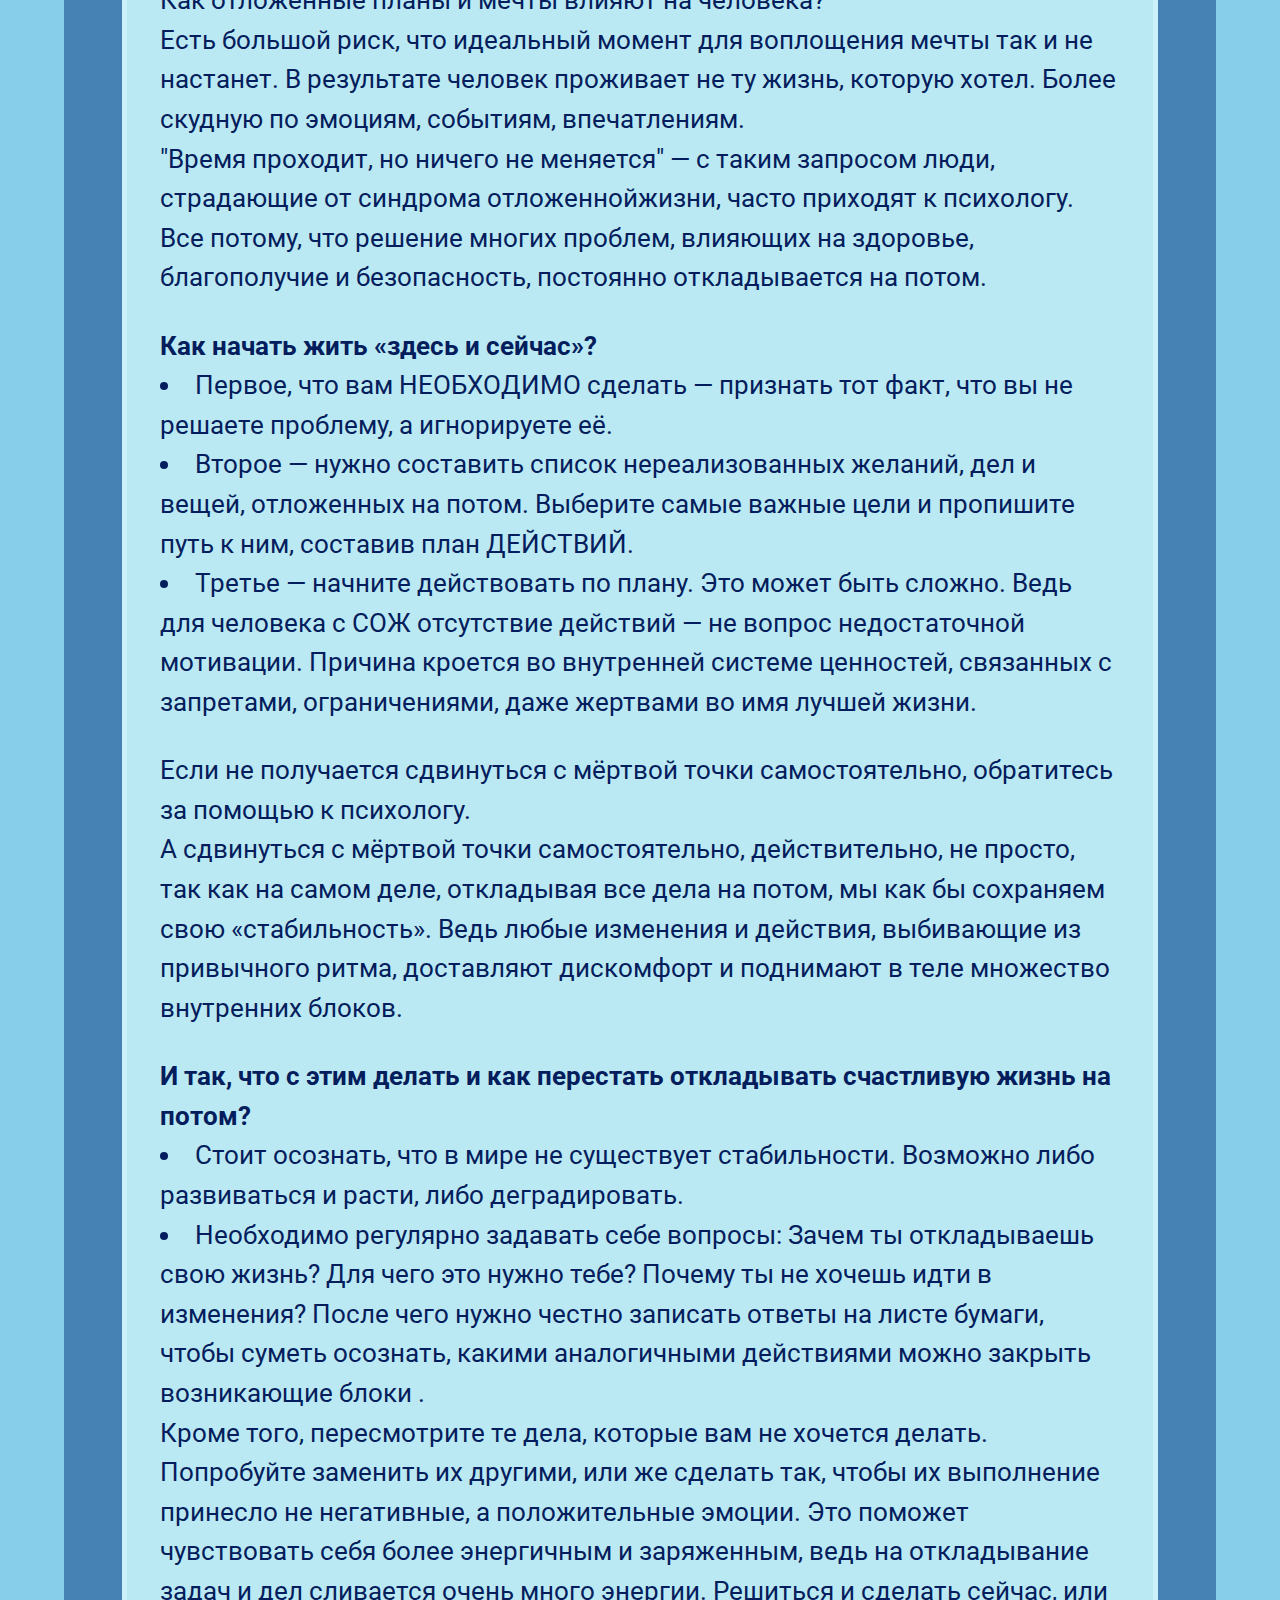
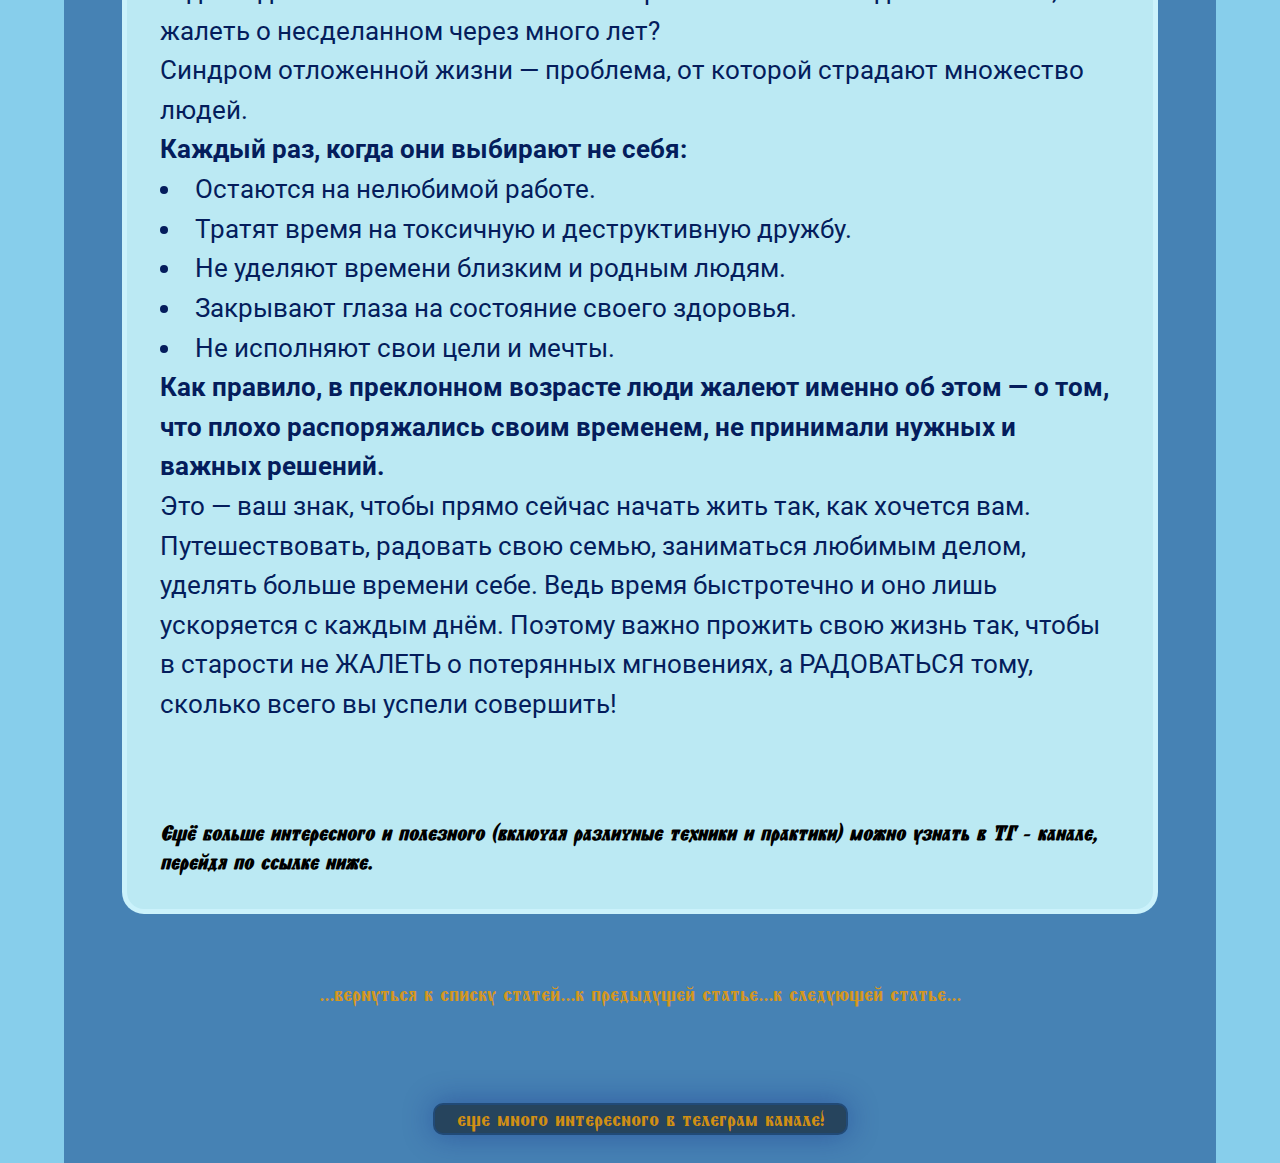
<file: article-9.html>
<!DOCTYPE html>
<html lang="ru">

<head>
    <meta charset="UTF-8">
    <meta name="viewport" content="width=device-width, initial-scale=1.0">
    <meta name="keywords" content="Синдром отложенной жизни, мотивация для действий, саморазвитие, психология, позитивный настрой, стимул, отложенная жизнь,
        подерживающее окружение">
    <link rel="preconnect" href="https://fonts.googleapis.com">
    <link rel="preconnect" href="https://fonts.gstatic.com" crossorigin>
    <link href="https://fonts.googleapis.com/css2?family=Roboto:ital,wght@0,400;0,900;1,300&display=swap"
        rel="stylesheet">
    <link href="https://fonts.googleapis.com/css2?family=Lobster&family=Monomakh&family=Shafarik&display=swap"
        rel="stylesheet">
    <link href="https://fonts.googleapis.com/css2?family=Roboto:ital,wght@0,400;0,900;1,300&display=swap"
        rel="stylesheet">
    <link rel="apple-touch-icon" sizes="180x180" href="apple-touch-icon.png">
    <link rel="icon" type="image/png" sizes="32x32" href="favicon-32x32.png">
    <link rel="icon" type="image/png" sizes="16x16" href="favicon-16x16.png">
    <link rel="manifest" href="site.webmanifest">
    <link rel="stylesheet" href="css/article.css">
    <link rel="stylesheet" href="css/variables.css">
    <title>Синдром отложенной жизни, как жить полной жизнью | самотерапия</title>
    <meta name="description"
        content="Как жить полной жизнью здесь и сейчас, синдром отложенной жизни, мотивация для действий, саморазвитие, психология, стимул, отложенная жизнь">
        <script type="application/ld+json">
                        {
                        "@context": "https://schema.org",
                        "@type": "FAQPage",
                        "mainEntity": [
                            {
                            "@type": "Question",
                            "name": "Что такое синдром отложенной жизни?",
                            "acceptedAnswer": {
                                "@type": "Answer",
                                "text": "Синдром отложенной жизни — это состояние, когда человек постоянно откладывает счастье и полноценную жизнь 'на потом'."
                            }
                            },
                            {
                            "@type": "Question",
                            "name": "Какие признаки синдрома отложенной жизни?",
                            "acceptedAnswer": {
                                "@type": "Answer",
                                "text": "Частые мысли «сначала сделаю карьеру, потом заживу» или «буду счастлив, когда похудею/перееду/выйду замуж»."
                            }
                            },
                            {
                            "@type": "Question",
                            "name": "Как перестать откладывать жизнь?",
                            "acceptedAnswer": {
                                "@type": "Answer",
                                "text": "Важно осознанно возвращать радость в повседневность, перестать ждать 'идеального момента' и ценить настоящее."
                            }
                            }
                        ]
                        }

        </script>
</head>

<body>
    <div class="container" id="container-5">
        <header class="header">
            <a href="index.html"><img src="icon/logo.svg" alt="logo"></a>
            <ul class="contact">
                <li><a href="https://t.me/+cqsJl0Fe9S44NGJi" target="_blank">телеграм</a></li>
                <li><a href="mailto:severinalilija@gmail.com">e-mail</a></li>
            </ul>
            <ul class="contact_mobil">
                <li><a href="https://t.me/+cqsJl0Fe9S44NGJi"><img src="icon/telegram.png" alt="telegram"></a></li>
                <li><a href="mailto:severinalilija@gmail.com"><img src="icon/e-mail.png" alt="e-mail"></a></li>
            </ul>
        </header>
        <nav class="navigation">
            <a href="list_article.html">...вернуться к списку статей...</a>
            <a href="article-8.html">к предыдущей статье</a>
            <a href="article-10.html">...к следующей статье...</a>
        </nav>
        <main class="main" id="main-5">
            <article class="article-5">
                <h1>Синдром отложенной жизни</h1>
                <div class="article__content">
                    <p>"Не хочу сегодня заниматься этой задачей, сделаю завтра".
                        "В этом месяце в отпуск не поеду, надо накопить деньги для более рациональных покупок".
                        "Такое платье я смогу носить лишь когда похудею, поэтому пока похожу в старом".
                        <strong>Если тебе знакомы эти мысли, значит синдром отложенной жизни существует в твоей
                            реальности уже давно.</strong>
                    </p>
                    <br>
                    <h2>Что такое синдром отложенной жизни?</h2>
                    <p>
                        <strong>Синдром отложенной жизни (СОЖ)</strong> — это психологическая установка, согласно
                        которой всё самое лучшее произойдёт в неопределённом будущем. Вы не можете насладиться
                        происходящим сейчас и постоянно откладываете всё на потом. А в сегодняшнем дне позволяете себе
                        только мечтать и вдохновляться собственными фантазиями и планами. И чем чаще вы пребываете в
                        фантазиях
                        о лучшей жизни в будущем, не подкрепляя эти фантазии никакими действиями, тем больше шансов
                        попасть
                        в так называемую дофаминовую ловушку. При этом, ваш мозг сам будет подкидывать идеи, как
                        избежать
                        действий. Ведь он не различает, произошло событие в реальности или только в вашей фантазии.
                    </p>
                    <p>
                        Так и вырабатывается установка, позволяющая не совершать действия, а как следствие, приводящая к
                        откладыванию жизни.
                    </p>
                    <br>
                    <h3>Установка проявляется в повседневных мелочах, например:</h3>
                    <ul>
                        <li>Вы покупаете красивую посуду, но не используете и не разрешаете домашним ею пользоваться,
                            потому что она "для особого случая".</li>
                        <li>Отказываете себе в удовольствиях, потому что не видите в них практического
                            смысла, либо считаете затраты на удовольствия не рациональными.</li>
                        <li>Не даёте себе отдохнуть от работы, так как "не время расслабляться" или
                            "вдруг обо мне плохо подумают".</li>
                        <li>Не обновляете гардероб, ведь ещё недостаточно похудели.</li>
                    </ul>
                    <br>
                    <p>
                        На формирование синдрома отложенной жизни влияют разные факторы. Возможно,
                        вы копируете поведение родителей. Или виной всему низкая самооценка. СОЖ часто встречается у
                        людей, которые выросли либо длительное время пребывают в эмоционально нестабильной среде.
                    </p>
                    <p>
                        Ещё одна причина приобретения синдрома отложенной жизни — утраченный навык
                        распоряжаться своим временем. Как распоряжаться нашей жизнью с детства за нас определяют
                        родители, потом детсад, школа, ВУЗ, работа. В каждой организации есть строгие правила и режим.
                    </p>
                    <img class="img-article-5" src="img/phot0-40.jpg">
                    <p>
                        Люди, которые привыкли жить по чужому распорядку, плохо справляются с планированием и
                        достижением целей самостоятельно.
                    </p>
                    <br>
                    <h2>Основные признаки, которые указывают на синдром отложенной жизни:</h2>
                    <ol>
                        <li> Вам всегда чего-то не хватает, чтобы начать действовать.
                            Не время ехать в отпуск — нужно закрыть кредит на авто. Нет смысла искать
                            работу сразу после декрета — нужно пройти ещё одни курсы повышения квалификации, чтобы «быть
                            в теме».
                            Новые вещи не тронуты и ждут своего часа, подходящего момента. Это может быть шёлковое
                            постельное белье, бытовая техника, новая скатерть и тому подобное.</li>
                        <li>Достижения не радуют.</li>
                        <li>Все успехи обесцениваются. Вы подтянули английский до среднего уровня,
                            но не гордитесь собой, потому что до продвинутого вам ещё далеко.</li>
                        <li>Сравниваете себя с другими не в свою пользу.
                            Вы получили повышение на работе и стали начальником отдела. Но вместо радости
                            испытываете грусть, потому что друзья-одногодки добились большего.</li>
                        <li> Сомневаетесь в правильности решений.
                            Думаете: «Ту ли профессию я выбрал?» или «Точно ли мой партнер — человек,
                            с которым я хочу провести всю жизнь?»</li>
                    </ol>
                    <br>
                    <p>
                        Как отложенные планы и мечты влияют на человека?
                    </p>
                    <p>
                        Есть большой риск, что идеальный момент для воплощения мечты так и не настанет.
                        В результате человек проживает не ту жизнь, которую хотел. Более скудную по эмоциям,
                        событиям, впечатлениям.
                    </p>
                    <p>
                        "Время проходит, но ничего не меняется" — с таким запросом люди,
                        страдающие от синдрома отложеннойжизни, часто приходят к психологу. Все потому, что решение
                        многих
                        проблем, влияющих на здоровье, благополучие и безопасность, постоянно откладывается на потом.
                    </p>
                    <br>
                    <h2>Как начать жить «здесь и сейчас»?</h2>
                    <ul>
                        <li> Первое, что вам НЕОБХОДИМО сделать — признать тот факт, что вы
                            не решаете проблему, а игнорируете её.</li>
                        <li>Второе — нужно составить список нереализованных желаний, дел и вещей,
                            отложенных на потом. Выберите самые важные цели и пропишите путь к ним, составив план
                            ДЕЙСТВИЙ.</li>
                        <li> Третье — начните действовать по плану. Это может быть сложно. Ведь для человека с
                            СОЖ отсутствие действий — не вопрос недостаточной мотивации. Причина кроется во внутренней
                            системе ценностей, связанных с запретами, ограничениями, даже жертвами во имя лучшей жизни.
                        </li>
                    </ul>
                    <br>
                    <p>
                        Если не получается сдвинуться с мёртвой точки самостоятельно, обратитесь за помощью к психологу.
                    </p>
                    <p>
                        А сдвинуться с мёртвой точки самостоятельно, действительно, не просто,
                        так как на самом деле, откладывая все дела на потом, мы как бы сохраняем свою «стабильность».
                        Ведь любые изменения и действия, выбивающие из привычного ритма, доставляют дискомфорт и
                        поднимают
                        в теле множество внутренних блоков.
                    </p>
                    <br>
                    <h2>И так, что с этим делать и как перестать откладывать счастливую жизнь на потом?</h2>
                    <ul>
                        <li>Стоит осознать, что в мире не существует стабильности.
                            Возможно либо развиваться и расти, либо деградировать.</li>
                        <li>Необходимо регулярно задавать себе вопросы: Зачем ты откладываешь свою жизнь? Для чего это
                            нужно
                            тебе? Почему ты не хочешь идти в изменения? После чего нужно честно записать ответы на листе
                            бумаги,
                            чтобы суметь осознать, какими аналогичными действиями можно закрыть возникающие блоки .</li>
                    </ul>
                    <p>
                        Кроме того, пересмотрите те дела, которые вам не хочется делать. Попробуйте заменить их другими,
                        или
                        же сделать так, чтобы их выполнение принесло не негативные, а положительные эмоции.
                        Это поможет чувствовать себя более энергичным и заряженным, ведь на откладывание задач и дел
                        сливается очень много энергии. Решиться и сделать сейчас, или жалеть о несделанном через много
                        лет?
                    </p>
                    <p>
                        Синдром отложенной жизни — проблема, от которой страдают множество людей.
                    </p>
                    <ul><strong>Каждый раз, когда они выбирают не себя:</strong>
                        <li>Остаются на нелюбимой работе.</li>
                        <li>Тратят время на токсичную и деструктивную дружбу.</li>
                        <li>Не уделяют времени близким и родным людям.</li>
                        <li>Закрывают глаза на состояние своего здоровья.</li>
                        <li>Не исполняют свои цели и мечты.</li>
                    </ul>
                    <p>
                        <strong>
                            Как правило, в преклонном возрасте люди жалеют именно об этом — о том,
                            что плохо распоряжались своим временем, не принимали нужных и важных решений.
                        </strong>
                    </p>
                    <p>
                        Это — ваш знак, чтобы прямо сейчас начать жить так, как хочется вам. Путешествовать, радовать
                        свою семью, заниматься любимым делом, уделять больше времени себе. Ведь время быстротечно и оно
                        лишь ускоряется с каждым днём. Поэтому важно прожить свою жизнь так, чтобы в старости не ЖАЛЕТЬ о
                        потерянных мгновениях, а РАДОВАТЬСЯ тому, сколько всего вы успели совершить!
                    </p>

                </div>
                <br>
                <p class="telegram-reference">Ещё больше интересного и полезного (включая различные техники и практики)
                    можно узнать в ТГ - канале, перейдя по ссылке ниже.</p>
            </article>
        </main>
        <nav class="navigation">
            <a href="list_article.html">...вернуться к списку статей...</a>
            <a href="article-8.html">к предыдущей статье</a>
            <a href="article-10.html">...к следующей статье...</a>
        </nav>
        <footer class="footer">
            <a class="link-telegram-footer" href="https://t.me/+cqsJl0Fe9S44NGJi" target="_blank">еще много интересного
                в телеграм канале!</a>
            <a class="link-footer-telegram" href="https://t.me/+cqsJl0Fe9S44NGJi"><img src="icon/telegram.png"></a>
        </footer>
    </div>

</body>

</html>
</file>
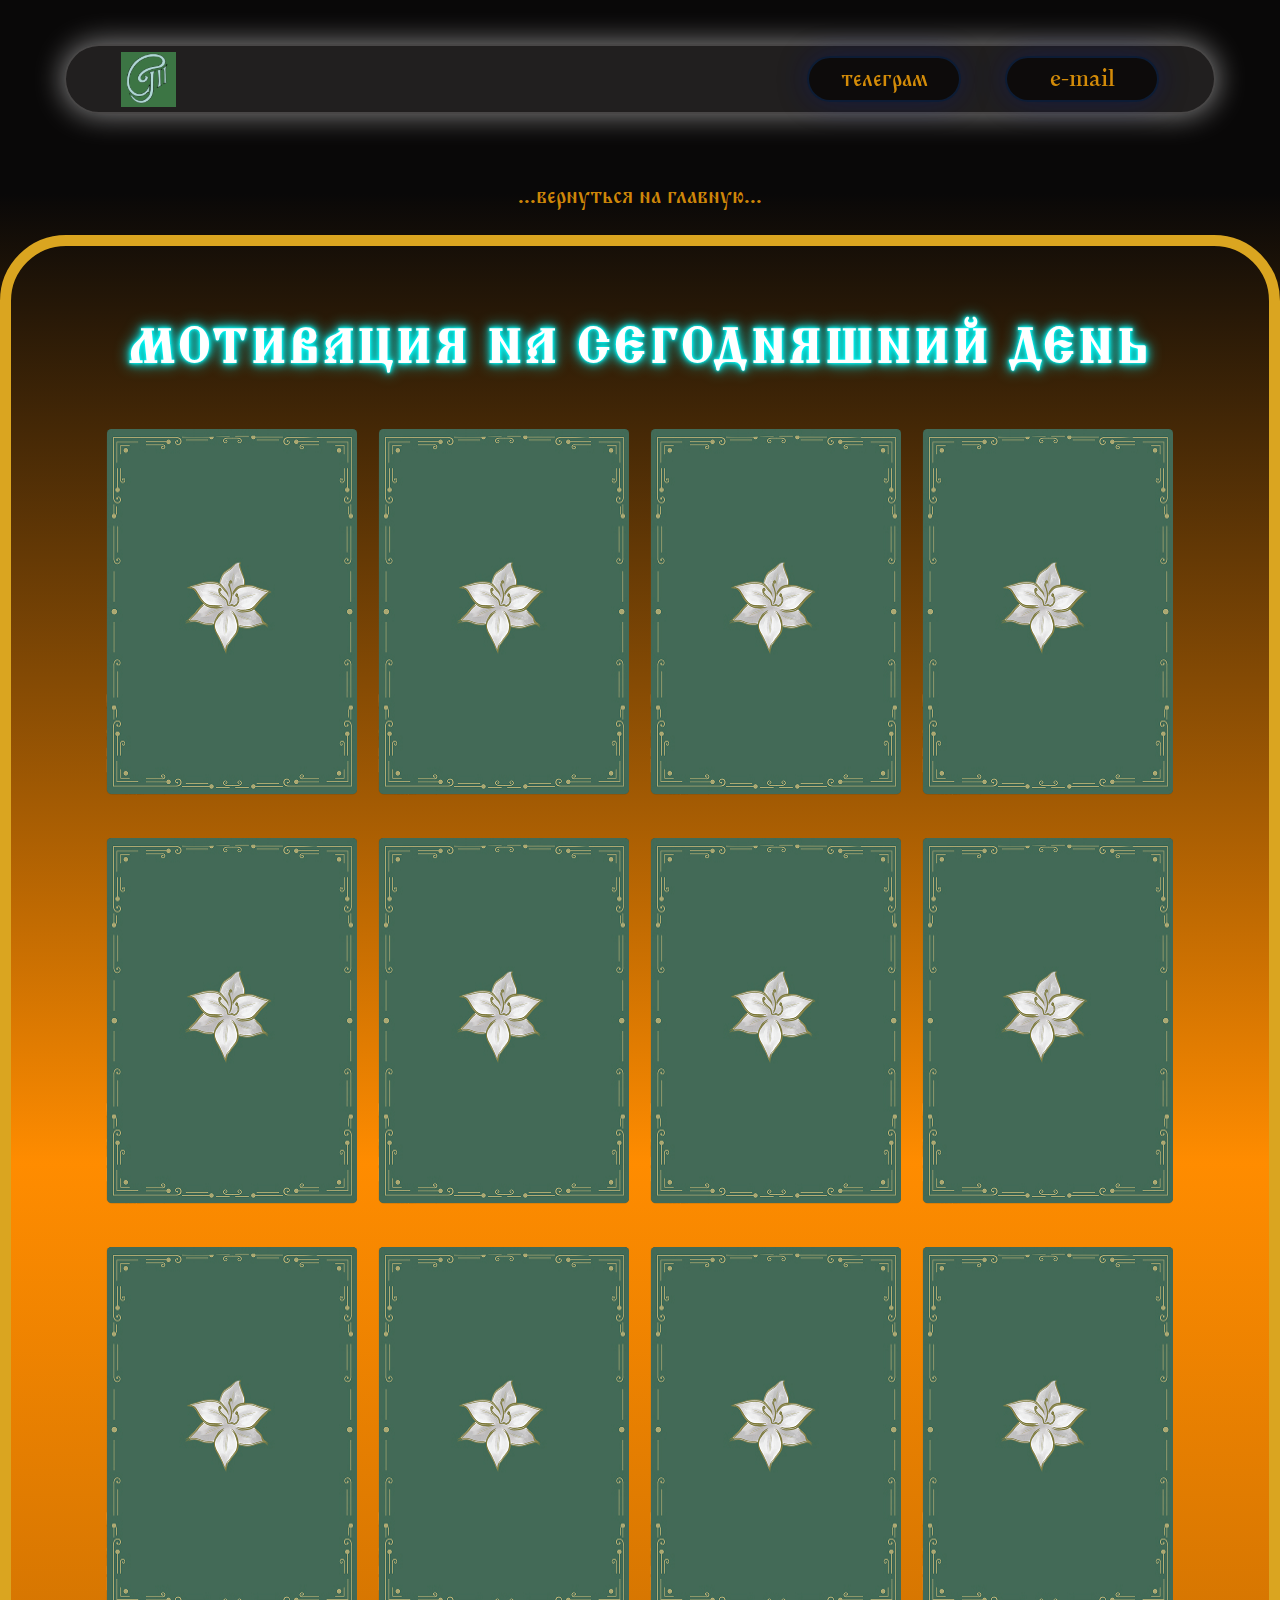
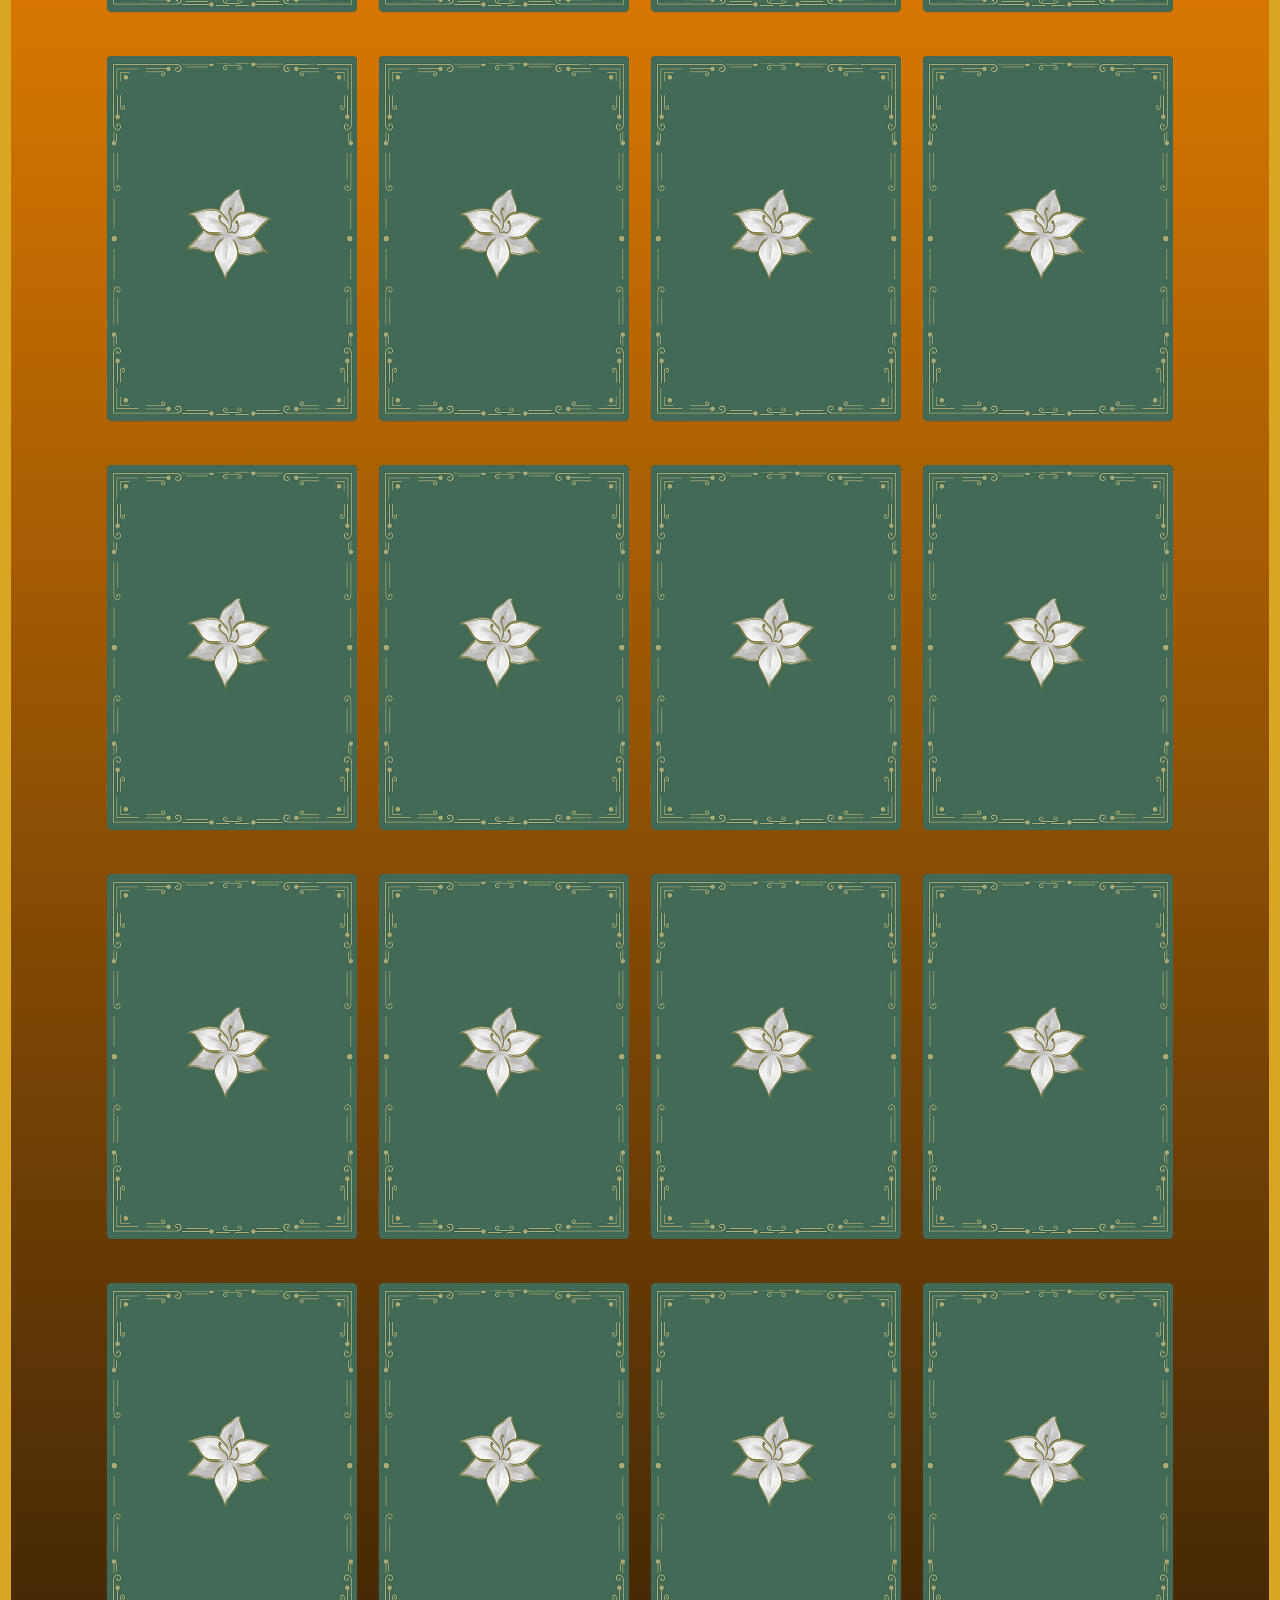
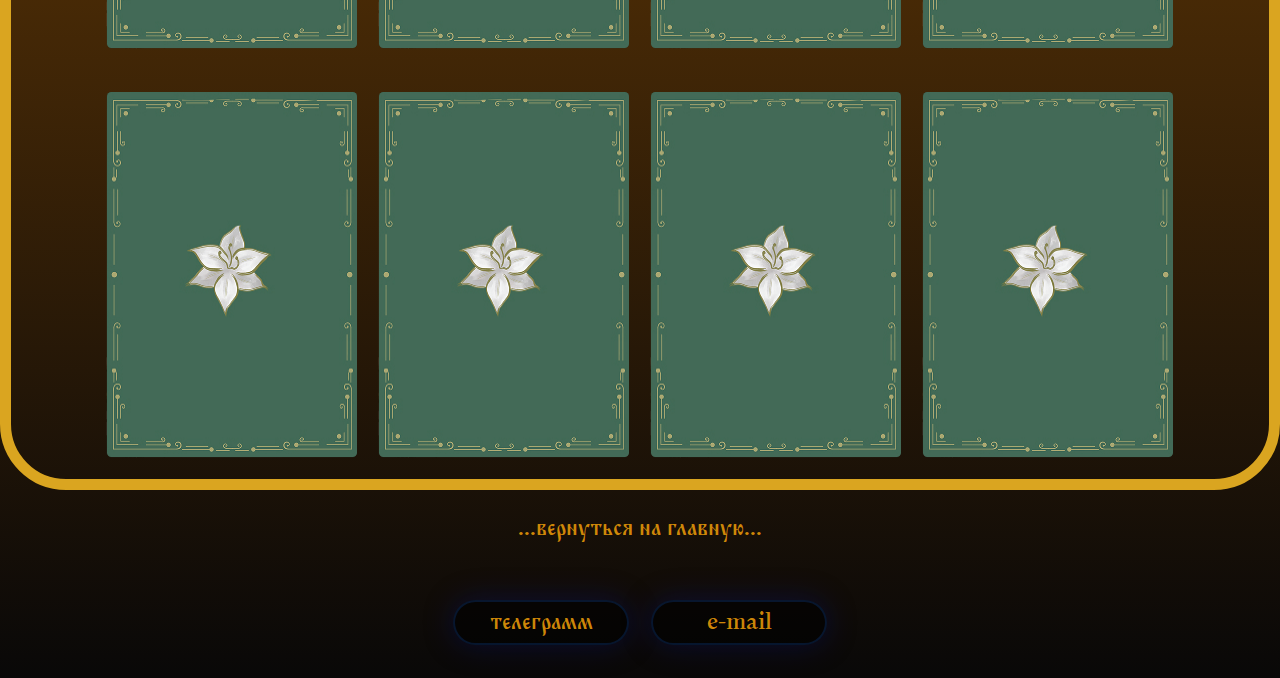
<file: card-mood-day.html>
<!DOCTYPE html>
<html lang="ru">

<head>
    <meta charset="UTF-8">
    <meta name="viewport" content="width=device-width, initial-scale=1.0">
    <meta name="keywords" content="настрой на день, саморазвитие, психология, мотивация, позитивный настрой, стимул">
    <link rel="icon" href="#" type="image/svg" size="32*32">
    <link rel="icon" href="#" type="image/png" size="32*32">
    <link rel="preconnect" href="https://fonts.googleapis.com">
    <link rel="preconnect" href="https://fonts.gstatic.com" crossorigin>
    <link href="https://fonts.googleapis.com/css2?family=Roboto:ital,wght@0,400;0,900;1,300&display=swap"
        rel="stylesheet">
    <link href="https://fonts.googleapis.com/css2?family=Lobster&family=Monomakh&family=Shafarik&display=swap"
        rel="stylesheet">
    <link rel="stylesheet" href="css/card-mood-day.css">
    <link rel="stylesheet" href="css/variables.css">
    <link rel="apple-touch-icon" sizes="180x180" href="apple-touch-icon.png">
    <link rel="icon" type="image/png" sizes="32x32" href="favicon-32x32.png">
    <link rel="icon" type="image/png" sizes="16x16" href="favicon-16x16.png">
    <link rel="manifest" href="site.webmanifest">
    <title>Позитивный настрой, стимул и мотивация на день | самотерапия</title>
    <meta name="description" content="настрой на день, настройтесь на позитивный день, стимул на действия">
    <script type="application/ld+json">
        {
          "@context": "https://schema.org",
          "@type": "CollectionPage",
          "name": "Настрой дня",
          "url": "https://samoterapija-agarkovalilija.ru/card-mood-day.html",
          "description": "Карточки с позитивными мыслями и поддержкой для гармонии и вдохновения каждый день.",
          "inLanguage": "ru",
          "hasPart": {
            "@type": "CreativeWork",
            "name": "Карточка настроя",
            "description": "Позитивное послание для вашего дня."
          }
        }
        </script>
</head>

<body>
    <div class="container">
        <header class="header">
            <a href="index.html"><img src="icon/logo.svg" alt="logo"></a>
            <ul class="contact">
                <li><a href="https://t.me/+cqsJl0Fe9S44NGJi" target="_blank">телеграм</a></li>
                <li><a href="mailto:severinalilija@gmail.com">e-mail</a></li>
            </ul>
            <ul class="contact_mobil">
                <li><a href="https://t.me/+cqsJl0Fe9S44NGJi"><img src="icon/telegram.png" alt="telegram"></a></li>
                <li><a href="mailto:severinalilija@gmail.com"><img src="icon/e-mail.png" alt="e-mail"></a></li>
            </ul>
        </header>
        <nav class="navigation">
            <a href="index.html">...вернуться на главную...</a>
        </nav>

        <main class="container-flip-card">
            <h1 class="title">мотивация на сегодняшний день</h1>
            <section>
                <div class="photocard">
                    <div class="image">
                        <img src="img/mood-front.jpg" alt="front">
                    </div>
                    <div class="background background-item1">
                        <div>
                            <p>Для получения нового результата – совершайте новые действия</p>
                        </div>
                    </div>
                </div>
            </section>
            <section>
                <div class="photocard">
                    <div class="image">
                        <img src="img/mood-front.jpg">
                    </div>
                    <div class="background background-item2">
                        <div>
                            <p>Что излучаем, то и получаем</p>
                        </div>
                    </div>
                </div>
            </section>
            <section>
                <div class="photocard">
                    <div class="image">
                        <img src="img/mood-front.jpg">
                    </div>
                    <div class="background background-item3">
                        <div>
                            <p>Решение есть всегда</p>
                        </div>
                    </div>
                </div>
            </section>
            <section>
                <div class="photocard">
                    <div class="image">
                        <img src="img/mood-front.jpg">
                    </div>
                    <div class="background background-item1">
                        <div>
                            <p>Не соглашайтесь на меньшее</p>
                        </div>
                    </div>
                </div>
            </section>
            <section>
                <div class="photocard">
                    <div class="image">
                        <img src="img/mood-front.jpg">
                    </div>
                    <div class="background background-item2">
                        <div>
                            <p>Сфокусируйтесь на своем отношении к себе</p>
                        </div>
                    </div>
                </div>
            </section>
            <section>
                <div class="photocard">
                    <div class="image">
                        <img src="img/mood-front.jpg">
                    </div>
                    <div class="background background-item3">
                        <div>
                            <p>Нет идеала, но всегда можно стремиться к лучшему</p>
                        </div>
                    </div>
                </div>
            </section>
            <section>
                <div class="photocard">
                    <div class="image">
                        <img src="img/mood-front.jpg">
                    </div>
                    <div class="background background-item1">
                        <div>
                            <p>Шагайте навстречу мечте</p>
                        </div>
                    </div>
                </div>
            </section>
            <section>
                <div class="photocard">
                    <div class="image">
                        <img src="img/mood-front.jpg">
                    </div>
                    <div class="background background-item2">
                        <div>
                            <p>Без действий вы не получите то, что хотите</p>
                        </div>
                    </div>
                </div>
            </section>
            <section>
                <div class="photocard">
                    <div class="image">
                        <img src="img/mood-front.jpg">
                    </div>
                    <div class="background background-item3">
                        <div>
                            <p>Стройте сами свою счастливую жизнь</p>
                        </div>
                    </div>
                </div>
            </section>
            <section>
                <div class="photocard">
                    <div class="image">
                        <img src="img/mood-front.jpg">
                    </div>
                    <div class="background background-item1">
                        <div>
                            <p>Улыбайтесь вопреки всем сложностям</p>
                        </div>
                    </div>
                </div>
            </section>
            <section>
                <div class="photocard">
                    <div class="image">
                        <img src="img/mood-front.jpg">
                    </div>
                    <div class="background background-item2">
                        <div>
                            <p>Никто не сильнее вас на пути к себе</p>
                        </div>
                    </div>
                </div>
            </section>
            <section>
                <div class="photocard">
                    <div class="image">
                        <img src="img/mood-front.jpg">
                    </div>
                    <div class="background background-item3">
                        <div>
                            <p>Разреши себе быть успешным</p>
                        </div>
                    </div>
                </div>
            </section>
            <section>
                <div class="photocard">
                    <div class="image">
                        <img src="img/mood-front.jpg">
                    </div>
                    <div class="background background-item1">
                        <div>
                            <p>Не забывай замечать детали</p>
                        </div>
                    </div>
                </div>
            </section>
            <section>
                <div class="photocard">
                    <div class="image">
                        <img src="img/mood-front.jpg">
                    </div>
                    <div class="background background-item2">
                        <div>
                            <p>Одно маленькое действие сдвигает горы</p>
                        </div>
                    </div>
                </div>
            </section>
            <section>
                <div class="photocard">
                    <div class="image">
                        <img src="img/mood-front.jpg">
                    </div>
                    <div class="background background-item3">
                        <div>
                            <p>Начать никогда не поздно</p>
                        </div>
                    </div>
                </div>
            </section>
            <section>
                <div class="photocard">
                    <div class="image">
                        <img src="img/mood-front.jpg">
                    </div>
                    <div class="background background-item1">
                        <div>
                            <p>Перестань «давить» на себя</p>
                        </div>
                    </div>
                </div>
            </section>
            <section>
                <div class="photocard">
                    <div class="image">
                        <img src="img/mood-front.jpg">
                    </div>
                    <div class="background background-item2">
                        <div>
                            <p>Позвольте себе быть разными</p>
                        </div>
                    </div>
                </div>
            </section>
            <section>
                <div class="photocard">
                    <div class="image">
                        <img src="img/mood-front.jpg">
                    </div>
                    <div class="background background-item3">
                        <div>
                            <p>Ты – создатель своей реальности</p>
                        </div>
                    </div>
                </div>
            </section>
            <section>
                <div class="photocard">
                    <div class="image">
                        <img src="img/mood-front.jpg">
                    </div>
                    <div class="background background-item1">
                        <div>
                            <p>Сосредоточьтесь на поиске возможностей</p>
                        </div>
                    </div>
                </div>
            </section>
            <section>
                <div class="photocard">
                    <div class="image">
                        <img src="img/mood-front.jpg">
                    </div>
                    <div class="background background-item2">
                        <div>
                            <p>Не стоит откладывать планы и мечты</p>
                        </div>
                    </div>
                </div>
            </section>
            <section>
                <div class="photocard">
                    <div class="image">
                        <img src="img/mood-front.jpg">
                    </div>
                    <div class="background background-item3">
                        <div>
                            <p>Время – невосполнимый ресурс</p>
                        </div>
                    </div>
                </div>
            </section>
            <section>
                <div class="photocard">
                    <div class="image">
                        <img src="img/mood-front.jpg">
                    </div>
                    <div class="background background-item1">
                        <div>
                            <p>Самый благоприятный день – сегодня</p>
                        </div>
                    </div>
                </div>
            </section>
            <section>
                <div class="photocard">
                    <div class="image">
                        <img src="img/mood-front.jpg">
                    </div>
                    <div class="background background-item2">
                        <div>
                            <p>Каждый из нас – художник своей жизни</p>
                        </div>
                    </div>
                </div>
            </section>
            <section>
                <div class="photocard">
                    <div class="image">
                        <img src="img/mood-front.jpg">
                    </div>
                    <div class="background background-item3">
                        <div>
                            <p>Каждый человек – уникален</p>
                        </div>
                    </div>
                </div>
            </section>
            <section>
                <div class="photocard">
                    <div class="image">
                        <img src="img/mood-front.jpg">
                    </div>
                    <div class="background background-item1">
                        <div>
                            <p>Реальность – отражение наших мыслей</p>
                        </div>
                    </div>
                </div>
            </section>
            <section>
                <div class="photocard">
                    <div class="image">
                        <img src="img/mood-front.jpg">
                    </div>
                    <div class="background background-item2">
                        <div>
                            <p>Начните действовать, чтобы осуществить свои желания</p>
                        </div>
                    </div>
                </div>
            </section>
            <section>
                <div class="photocard">
                    <div class="image">
                        <img src="img/mood-front.jpg">
                    </div>
                    <div class="background background-item3">
                        <div>
                            <p>Ошибки – путь к правильным решениям</p>
                        </div>
                    </div>
                </div>
            </section>
            <section>
                <div class="photocard">
                    <div class="image">
                        <img src="img/mood-front.jpg">
                    </div>
                    <div class="background background-item1">
                        <div>
                            <p>Позвольте себе столкнуться с вашими страхами</p>
                        </div>
                    </div>
                </div>
            </section>
            <section>
                <div class="photocard">
                    <div class="image">
                        <img src="img/mood-front.jpg">
                    </div>
                    <div class="background background-item2">
                        <div>
                            <p>Одевайтесь в счастье</p>
                        </div>
                    </div>
                </div>
            </section>
            <section>
                <div class="photocard">
                    <div class="image">
                        <img src="img/mood-front.jpg">
                    </div>
                    <div class="background background-item3">
                        <div>
                            <p>Начните ценить уроки, которые можно извлечь из ошибок</p>
                        </div>
                    </div>
                </div>
            </section>
            <section>
                <div class="photocard">
                    <div class="image">
                        <img src="img/mood-front.jpg">
                    </div>
                    <div class="background background-item3">
                        <div>
                            <p>Не ждите подходящего момента – создайте его сами</p>
                        </div>
                    </div>
                </div>
            </section>
            <section>
                <div class="photocard">
                    <div class="image">
                        <img src="img/mood-front.jpg">
                    </div>
                    <div class="background background-item3">
                        <div>
                            <p>Лучший путь предсказать будущее – создать его</p>
                        </div>
                    </div>
                </div>
            </section>
        </main>
        <nav class="navigation">
            <a href="index.html">...вернуться на главную...</a>
        </nav>
        <footer class="footer">
            <ul>
                <li><a href="https://t.me/+cqsJl0Fe9S44NGJi" target="_blank">телеграмм</a></li>
                <li><a href="mailto:severinalilija@gmail.com">e-mail</a></li>
            </ul>
        </footer>
    </div>
</body>

</html>
</file>
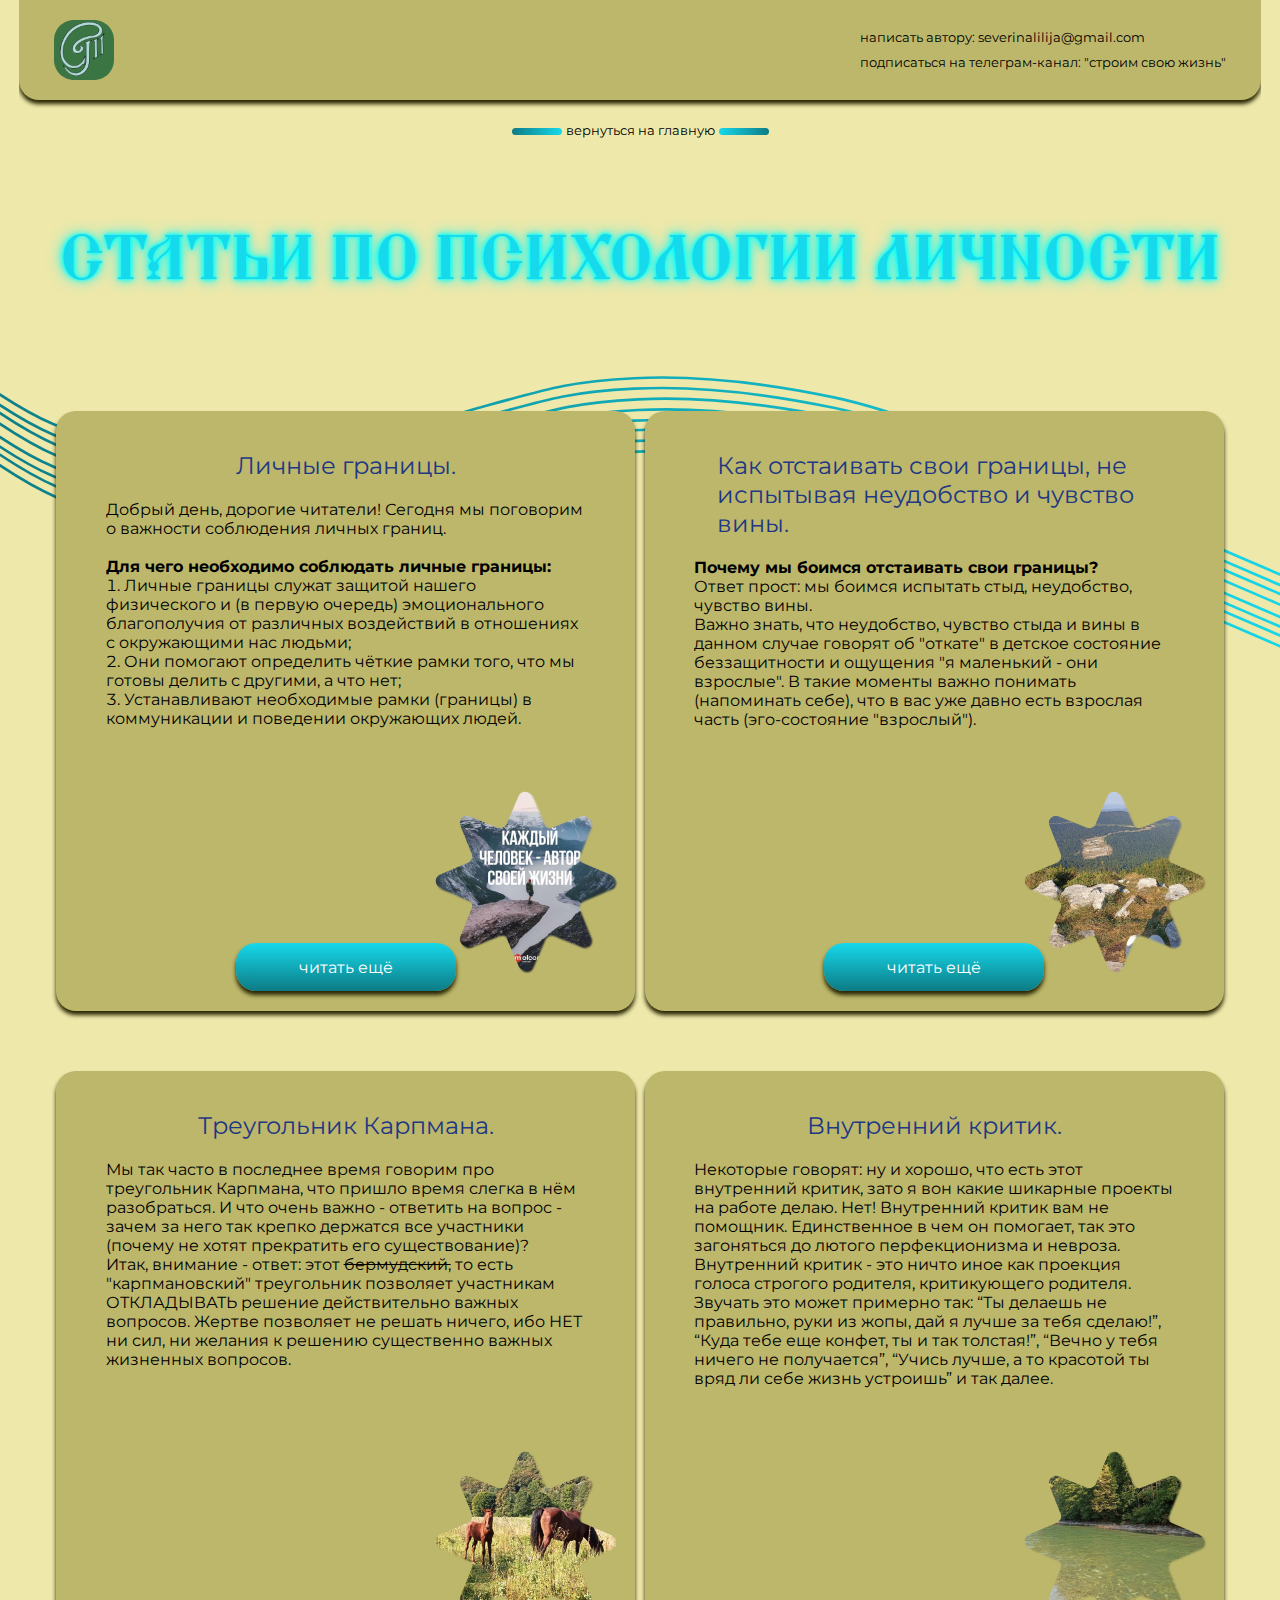
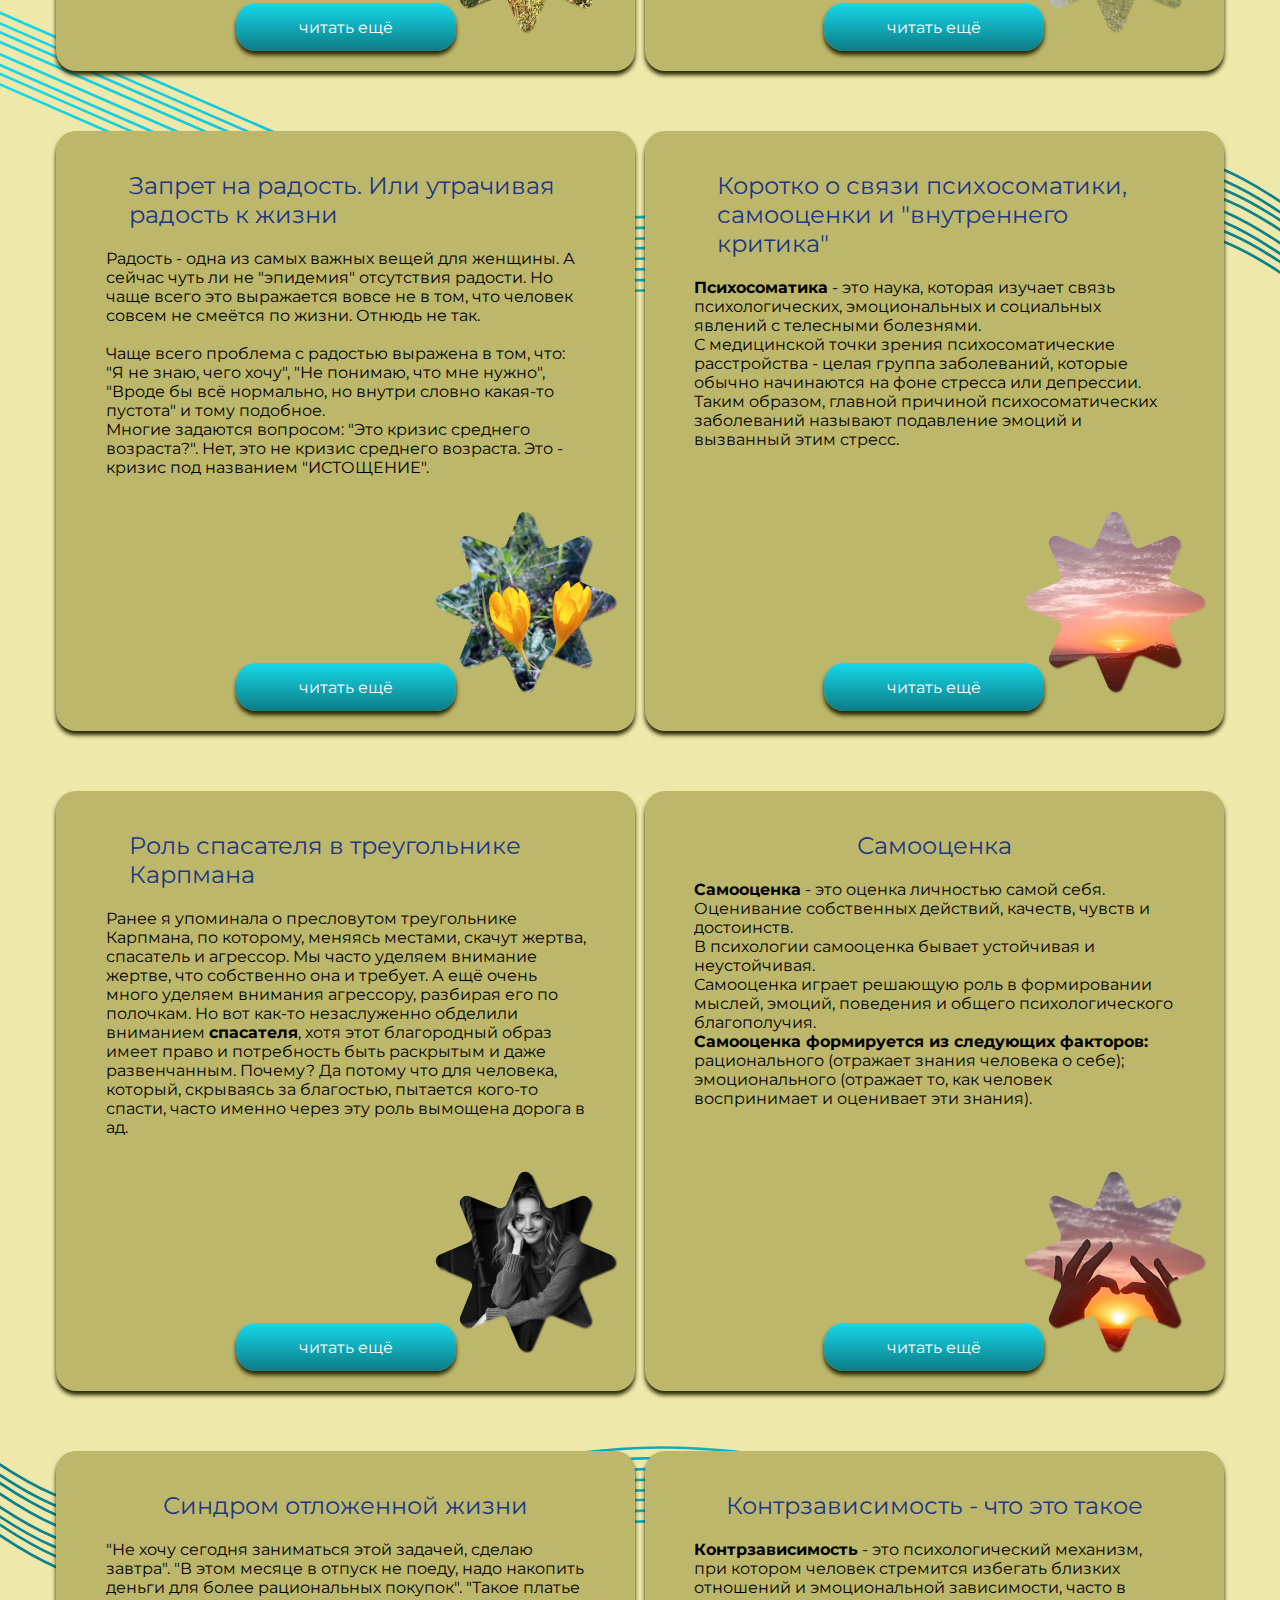
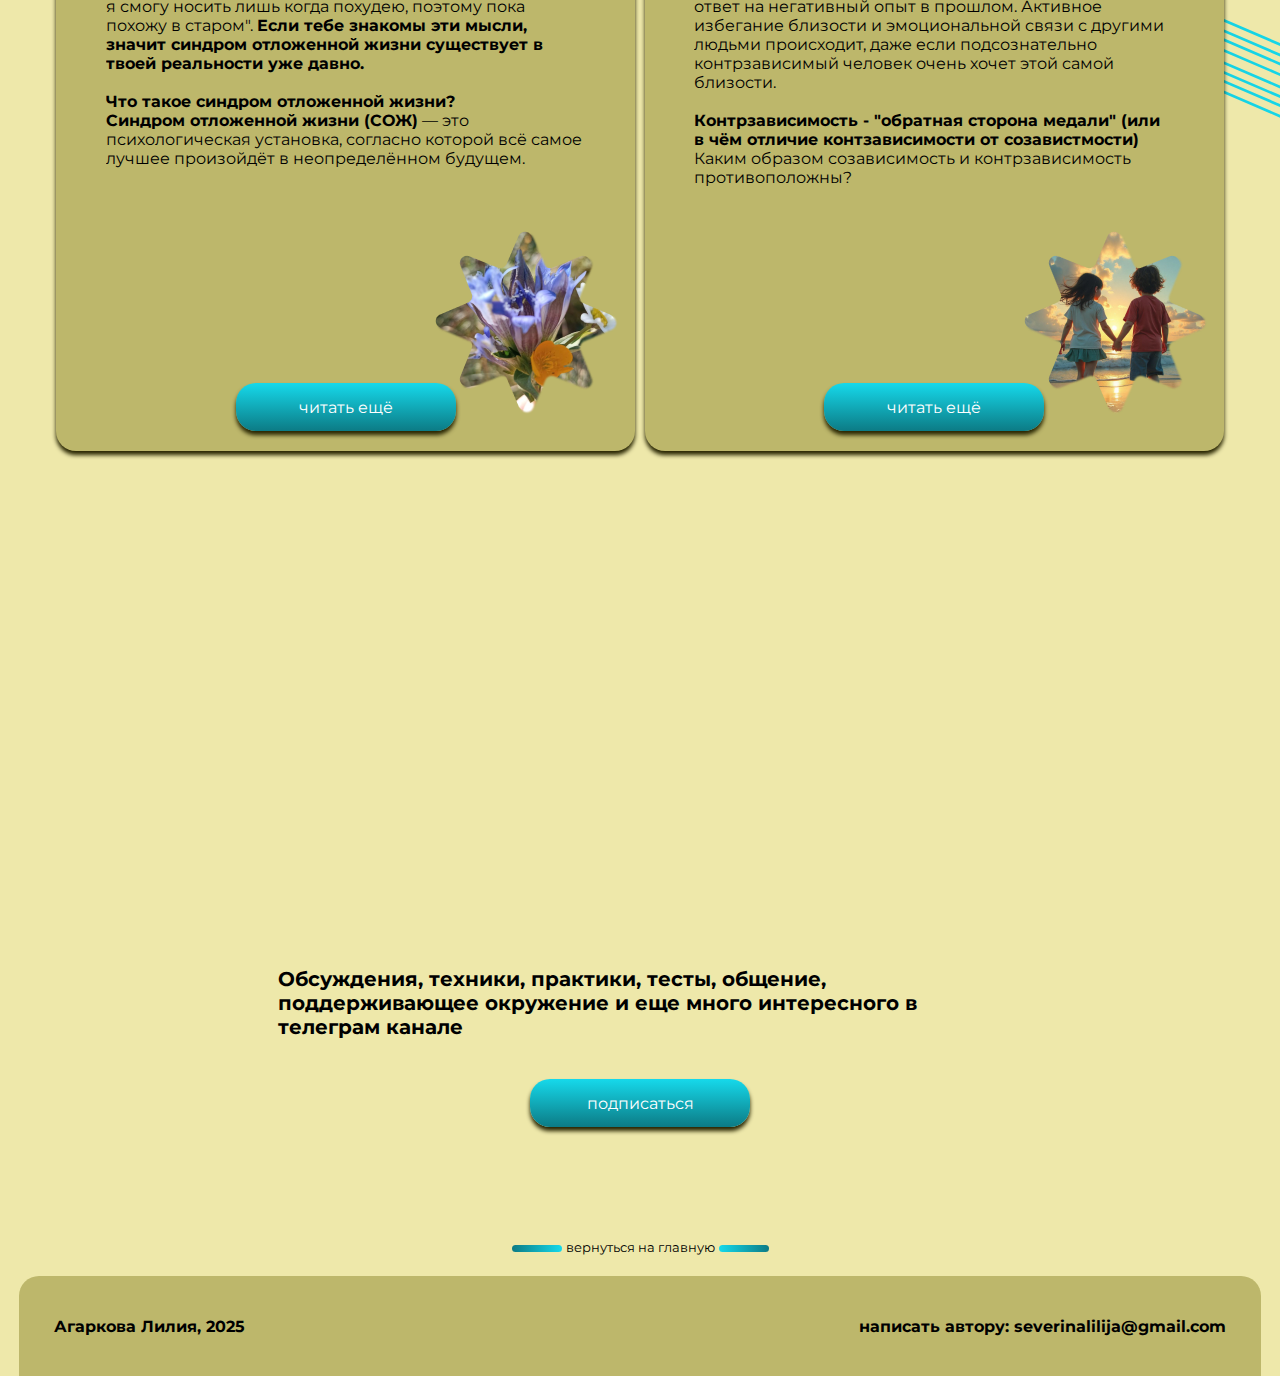
<file: list_article.html>
<!DOCTYPE html>
<html lang="ru">

<head>
   <meta charset="UTF-8">
   <meta name="viewport" content="width=device-width, initial-scale=1.0">
   <meta name="keywords"
      content="самотерапия, статьи по психологии отношений, саморазвитие, аспекты психологии, мотивация, стимул, поддерживающее окружение, личные границы, развитие самооценки, треугольник карпмана, внутренний критик, психосоматика, запрет на радость">
   <link rel="preconnect" href="https://fonts.googleapis.com">
   <link rel="preconnect" href="https://fonts.gstatic.com" crossorigin>
   <link
      href="https://fonts.googleapis.com/css2?family=Lobster&family=Monomakh&family=Shafarik&display=swap&family=Ruslan+Display&family=Montserrat:ital,wght@0,100..900;1,100..900"
      rel="stylesheet" />
   <link rel="apple-touch-icon" sizes="180x180" href="apple-touch-icon.png">
   <link rel="icon" type="image/png" sizes="32x32" href="favicon-32x32.png">
   <link rel="icon" type="image/png" sizes="16x16" href="favicon-16x16.png">
   <link rel="manifest" href="site.webmanifest">
   <link rel="stylesheet" href="css/list_article.css">
   <link rel="stylesheet" href="css/variables.css">
   <link rel="icon" href="icons/logoipsum-339.svg" type="image/svg" size="16*16">
   <title>Статьи по психологии: мотивация, самооценка, личные границы, треугольник Карпмана, психосоматика, работа с
      внутренним критиком, синдром отложенной жизни, психология отношений | самотерапия</title>
   <meta name="description"
      content="Пройдём по различным аспектам психологии личности: личные границы, развитие самооценки, треугольник карпмана, внутренний критик, психосоматика, запрет на радостьсамотерапия, саморазвитие, мотивация, стимул, уверенность в себе">
</head>

<body>
   <div class="wrapper">
      <img class="line-1" src="icon/newImg-line-1.svg" alt="линии" />
      <img class="line-1-revers" src="icon/newImg-line-1-revers.svg" alt="линии" />
      <img class="line-2" src="icon/newImg-line-1.svg" alt="линии" />
      <div class="container">
         <header class="header">
            <a class="logo" href="index.html"><img src="icon/newImg-logo-1.svg" alt="логотип"></a>

            <div class="header__contact contact">
               <p class="contact__mail">
                  написать автору:
                  <a href="mailto:severinalilija@gmail.com">severinalilija@gmail.com</a>
               </p>
               <p class="contact__telegram">
                  подписаться на телеграм-канал:<a href="https://t.me/+cqsJl0Fe9S44NGJi" target="_blank">
                     "строим свою жизнь"</a>
               </p>
            </div>
            <div class="contact_mobil">
               <a href="https://t.me/+cqsJl0Fe9S44NGJi"><img src="icon/newImg-telegramMobil.svg" alt="телеграм" /></a>
               <a href="mailto:severinalilija@gmail.com"><img src="icon/newImg-mailMobil.svg" alt="почта" /></a>
            </div>


         </header>

         <nav class="navigation">
            <img class="line-mini" src="icon/newImg-lineMiniLink-left.svg" alt="линии" />
            <a href="index.html">вернуться на главную</a>
            <img class="line-mini" src="icon/newImg-lineMiniLink-right.svg" alt="линии" />
         </nav>

         <main class="main">
            <h1>статьи по психологии личности</h1>
            <section class="article-list">
               <div class="article-list__item article-1">
                  <h2>Личные границы.</h2>
                  <div class="article-list__item-text">
                     <p>
                        Добрый день, дорогие читатели!
                        Сегодня мы поговорим о важности соблюдения личных границ.
                     </p>
                     <br>
                     <h5>Для чего необходимо соблюдать личные границы:</h5>
                     <ol>
                        <li>Личные границы служат защитой нашего физического и (в первую очередь) эмоционального
                           благополучия
                           от различных воздействий в отношениях с окружающими нас людьми;</li>
                        <li>Они помогают определить чёткие рамки того, что мы готовы делить с другими, а что нет;</li>
                        <li>Устанавливают необходимые рамки (границы) в коммуникации и поведении окружающих людей.</li>
                     </ol>
                  </div>
                  <img class="img-article-star" src="img/newImg-starMini-1.png" alt="картинка в форме звезды" />
                  <div class="button"><a href="article-1.html">читать ещё</a></div>
               </div>
               <div class="article-list__item article-2">
                  <h2>
                     Как отстаивать свои границы, не испытывая неудобство и чувство
                     вины.
                  </h2>
                  <div class="article-list__item-text">
                     <h5>Почему мы боимся отстаивать свои границы?</h5>
                     <p>Ответ прост: мы боимся испытать стыд, неудобство, чувство вины.</p>
                     <p>Важно знать, что неудобство, чувство стыда и вины в данном случае говорят
                        об "откате" в детское состояние беззащитности и ощущения "я маленький - они взрослые".
                        В такие моменты важно понимать (напоминать себе), что в вас уже давно есть взрослая
                        часть (эго-состояние "взрослый").</p>
                  </div>
                  <img class="img-article-star" src="img/newImg-starMini-2.png" alt="картинка в форме звезды" />
                  <div class="button"><a href="article-2.html">читать ещё</a></div>
               </div>
               <div class="article-list__item article-3">
                  <h2>Треугольник Карпмана.</h2>
                  <div class="article-list__item-text">
                     <p> Мы так часто в последнее время говорим про треугольник Карпмана,
                        что пришло время слегка в нём разобраться. И что очень важно -
                        ответить на вопрос - зачем за него так крепко держатся все участники
                        (почему не хотят прекратить его существование)?</p>
                     <p>Итак, внимание - ответ: этот <s>бермудский,</s> то есть "карпмановский"
                        треугольник позволяет участникам ОТКЛАДЫВАТЬ решение действительно важных вопросов.
                        Жертве позволяет не решать ничего, ибо НЕТ ни сил, ни желания к решению
                        существенно важных жизненных вопросов.</p>
                  </div>
                  <img class="img-article-star" src="img/newImg-starMini-3.png" alt="картинка в форме звезды" />
                  <div class="button"><a href="article-3.html">читать ещё</a></div>
               </div>
               <div class="article-list__item article-4">
                  <h2>Внутренний критик.</h2>
                  <div class="article-list__item-text">
                     <p>
                        Некоторые говорят: ну и хорошо, что есть этот внутренний критик,
                        зато я вон какие шикарные проекты на работе делаю. Нет!
                        Внутренний критик вам не помощник. Единственное в чем он помогает, так это загоняться до лютого
                        перфекционизма и невроза.
                        Внутренний критик - это ничто иное как проекция голоса строгого
                        родителя, критикующего родителя. Звучать это может примерно так:
                        “Ты делаешь не правильно, руки из жопы, дай я лучше за тебя сделаю!”,
                        “Куда тебе еще конфет, ты и так толстая!”, “Вечно у тебя ничего не
                        получается”, “Учись лучше, а то красотой ты вряд ли себе жизнь устроишь”
                        и так далее.
                     </p>
                  </div>
                  <img class="img-article-star" src="img/newImg-starMini-4.png" alt="картинка в форме звезды" />
                  <div class="button"><a href="article-4.html">читать ещё</a></div>
               </div>
               <div class="article-list__item article-5">
                  <h2>Запрет на радость. Или утрачивая радость к жизни</h2>
                  <div class="article-list__item-text">
                     <p>
                        Радость - одна из самых важных вещей для женщины. А сейчас чуть ли не "эпидемия" отсутствия
                        радости.
                        Но чаще всего это выражается вовсе не в том, что человек совсем не смеётся по жизни. Отнюдь
                        не так.
                     </p>
                     <br>
                     <p>
                        Чаще всего проблема с радостью выражена в том, что: "Я не знаю, чего хочу", "Не понимаю, что
                        мне нужно",
                        "Вроде бы всё нормально, но внутри словно какая-то пустота" и тому подобное.
                     </p>
                     <p>
                        Многие задаются вопросом: "Это кризис среднего возраста?". Нет, это не кризис среднего
                        возраста. Это - кризис под
                        названием "ИСТОЩЕНИЕ".
                     </p>
                  </div>
                  <img class="img-article-star" src="img/newImg-starMini-5.png" alt="картинка в форме звезды" />
                  <div class="button"><a href="article-5.html">читать ещё</a></div>
               </div>
               <div class="article-list__item article-6">
                  <h2>
                     Коротко о связи психосоматики, самооценки и "внутреннего критика"
                  </h2>
                  <div class="article-list__item-text">
                     <p>
                        <strong>Психосоматика</strong> - это наука, которая изучает связь психологических, эмоциональных
                        и социальных явлений с телесными болезнями.
                     </p>
                     <p>
                        С медицинской точки зрения психосоматические расстройства - целая группа
                        заболеваний, которые обычно начинаются на фоне стресса или депрессии. Таким образом, главной
                        причиной психосоматических заболеваний называют подавление эмоций и вызванный этим стресс.
                     </p>
                  </div>
                  <img class="img-article-star" src="img/newImg-starMini-6.png" alt="картинка в форме звезды" />
                  <div class="button"><a href="article-6.html">читать ещё</a></div>
               </div>
               <div class="article-list__item article-7">
                  <h2>Роль спасателя в треугольнике Карпмана</h2>
                  <div class="article-list__item-text">
                     <p>
                        Ранее я упоминала о пресловутом треугольнике Карпмана, по которому, меняясь местами, скачут
                        жертва, спасатель и агрессор. Мы часто уделяем внимание жертве, что собственно она и требует. А
                        ещё
                        очень много уделяем внимания агрессору, разбирая его по полочкам. Но вот как-то незаслуженно
                        обделили
                        вниманием <strong>спасателя</strong>, хотя этот благородный образ имеет право и потребность быть
                        раскрытым и даже
                        развенчанным. Почему? Да потому что для человека, который, скрываясь за благостью, пытается
                        кого-то спасти, часто именно через эту роль вымощена дорога в ад.
                     </p>
                  </div>
                  <img class="img-article-star" src="img/newImg-starMini-7.png" alt="картинка в форме звезды" />
                  <div class="button"><a href="article-7.html">читать ещё</a></div>
               </div>
               <div class="article-list__item article-8">
                  <h2>Самооценка</h2>
                  <div class="article-list__item-text">
                     <p><strong>Самооценка</strong> - это оценка личностью самой себя. Оценивание собственных действий,
                        качеств, чувств и достоинств.
                     </p>
                     <p>В психологии самооценка бывает устойчивая и неустойчивая.</p>
                     <p>
                        Самооценка играет решающую роль в формировании мыслей, эмоций, поведения и общего
                        психологического благополучия.
                     </p>
                     <h5>Самооценка формируется из следующих факторов:</h5>
                     <ul>
                        <li>рационального (отражает знания человека о себе);</li>
                        <li>эмоционального (отражает то, как человек воспринимает и оценивает эти знания).</li>
                     </ul>
                  </div>
                  <img class="img-article-star" src="img/newImg-starMini-8.png" alt="картинка в форме звезды" />
                  <div class="button"><a href="article-8.html">читать ещё</a></div>
               </div>
               <div class="article-list__item article-9">
                  <h2>Синдром отложенной жизни</h2>
                  <div class="article-list__item-text">
                     <p>"Не хочу сегодня заниматься этой задачей, сделаю завтра".
                        "В этом месяце в отпуск не поеду, надо накопить деньги для более рациональных покупок".
                        "Такое платье я смогу носить лишь когда похудею, поэтому пока похожу в старом".
                        <strong>Если тебе знакомы эти мысли, значит синдром отложенной жизни существует в твоей
                           реальности уже давно.</strong>
                     </p>
                     <br>
                     <h5>Что такое синдром отложенной жизни?</h5>
                     <p>
                        <strong>Синдром отложенной жизни (СОЖ)</strong> — это психологическая установка, согласно
                        которой всё самое лучшее произойдёт в неопределённом будущем.
                     </p>
                  </div>
                  <img class="img-article-star" src="img/newImg-starMini-9.png" alt="картинка в форме звезды" />
                  <div class="button"><a href="article-9.html">читать ещё</a></div>
               </div>
               <div class="article-list__item article-10">
                  <h2>Контрзависимость - что это такое</h2>
                  <div class="article-list__item-text">
                     <p>
                        <strong>Контрзависимость</strong> - это психологический механизм, при котором человек стремится
                        избегать
                        близких отношений и
                        эмоциональной зависимости, часто в ответ на негативный опыт в прошлом. Активное избегание
                        близости и
                        эмоциональной связи
                        с другими людьми происходит, даже если подсознательно контрзависимый человек очень хочет этой
                        самой
                        близости.
                     </p>
                     <br>
                     <h5>Контрзависимость - "обратная сторона медали" (или в чём отличие контзависимости от
                        созавистмости)</h5>
                     <p>
                        Каким образом созависимость и контрзависимость противоположны?
                     </p>
                  </div>
                  <img class="img-article-star" src="img/newImg-starMini-10.png" alt="картинка в форме звезды" />
                  <div class="button"><a href="article-10.html">читать ещё</a></div>
               </div>
            </section>
            <img class="img-collage collage" src="img/newImg-collage-1.png" alt="коллаж" />
            <img class="img-collage-mini collage" src="img/newImg-collage-mini-1.png" alt="коллаж" />
            <div class="main__telegram-description">
               <h3>Обсуждения, техники, практики, тесты, общение, поддерживающее окружение и еще много интересного в
                  телеграм канале</h3>

               <img class="lineMax-right right" src="icon/newImg-lineMax-right.svg" alt="линия" />
               <img class="lineMax-left left" src="icon/newImg-lineMax-left.svg" alt="линия" />

               <img class="lineMini-right right" src="icon/newImg-lineMini-1-right.svg" alt="линия" />
               <img class="lineMini-left left" src="icon/newImg-lineMini-1-left.svg" alt="линия" />
            </div>
            <div class="button button-telegram">
               <a href="https://t.me/+cqsJl0Fe9S44NGJi" target="_blank">подписаться</a>
            </div>
         </main>


         <nav class="navigation navigation-bottom">
            <img class="line-mini" src="icon/newImg-lineMiniLink-left.svg" alt="линии" />
            <a href="index.html">вернуться на главную</a>
            <img class="line-mini" src="icon/newImg-lineMiniLink-right.svg" alt="линии" />
         </nav>

         <footer class="footer">
               <h4>
                  Агаркова Лилия, <time datetime="2025">2025</time>
               </h4>
               <h4 class="contact">
                  написать автору:
                  <a href="mailto:severinalilija@gmail.com">severinalilija@gmail.com</a>
               </h4>
         </footer>
      </div>
   </div>

   <script>

      //появление эл-тов
      function onEntry(entry) {
         entry.forEach(change => {
            if (change.isIntersecting) {
               change.target.classList.add('show');
            } else {
               change.target.classList.remove('show')
            }
         });
      }
      let options = {
         threshold: [0.5]
      };
      let observer = new IntersectionObserver(onEntry, options);
      let elements = document.querySelectorAll(".collage");
      let linesRight = document.querySelectorAll(".right");
      let linesLeft = document.querySelectorAll(".left");
      // let linesMinirevers = document.querySelectorAll(".lineMini-right");
      // let linesMini = document.querySelectorAll(".lineMini-left");

      for (let elm of elements) {
         observer.observe(elm);
      }
      for (let elem of linesRight) {
         observer.observe(elem);
      }
      for (let elem of linesLeft) {
         observer.observe(elem);
      }


   </script>
</body>

</html>
</file>
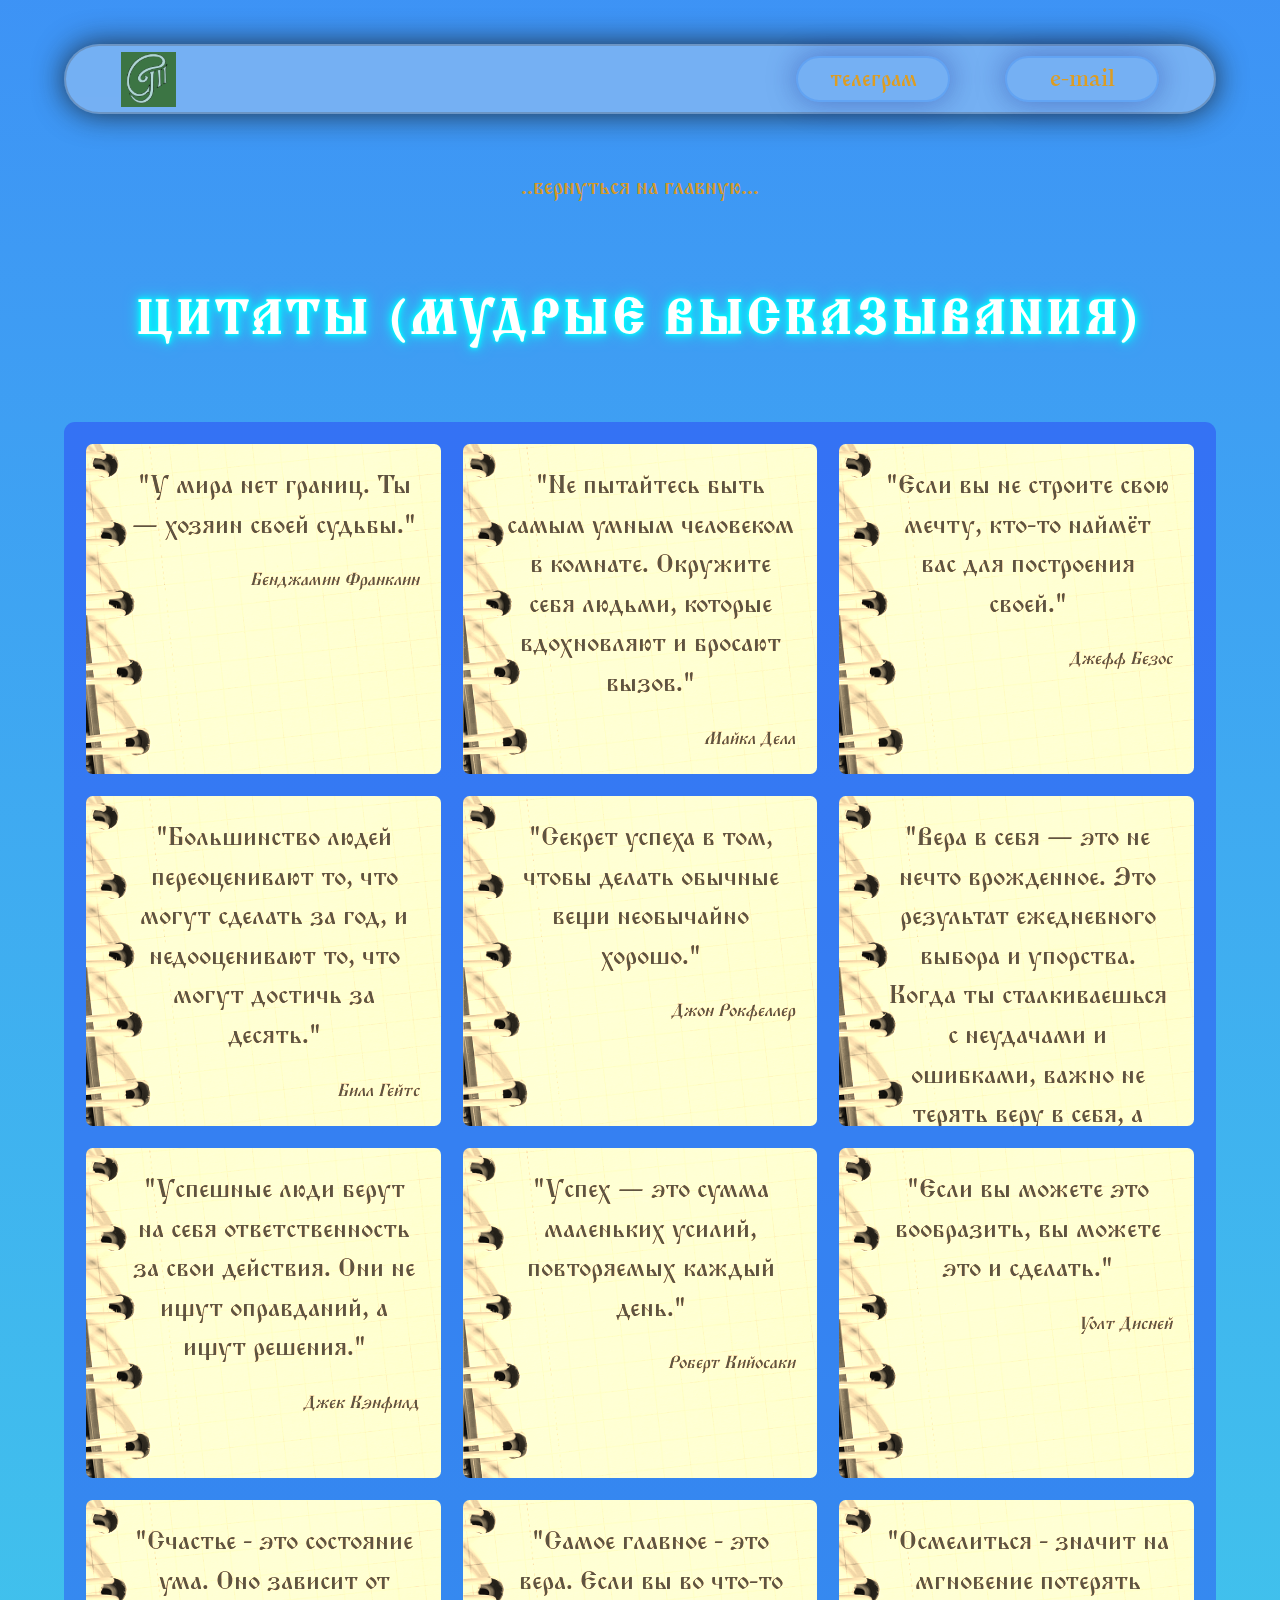
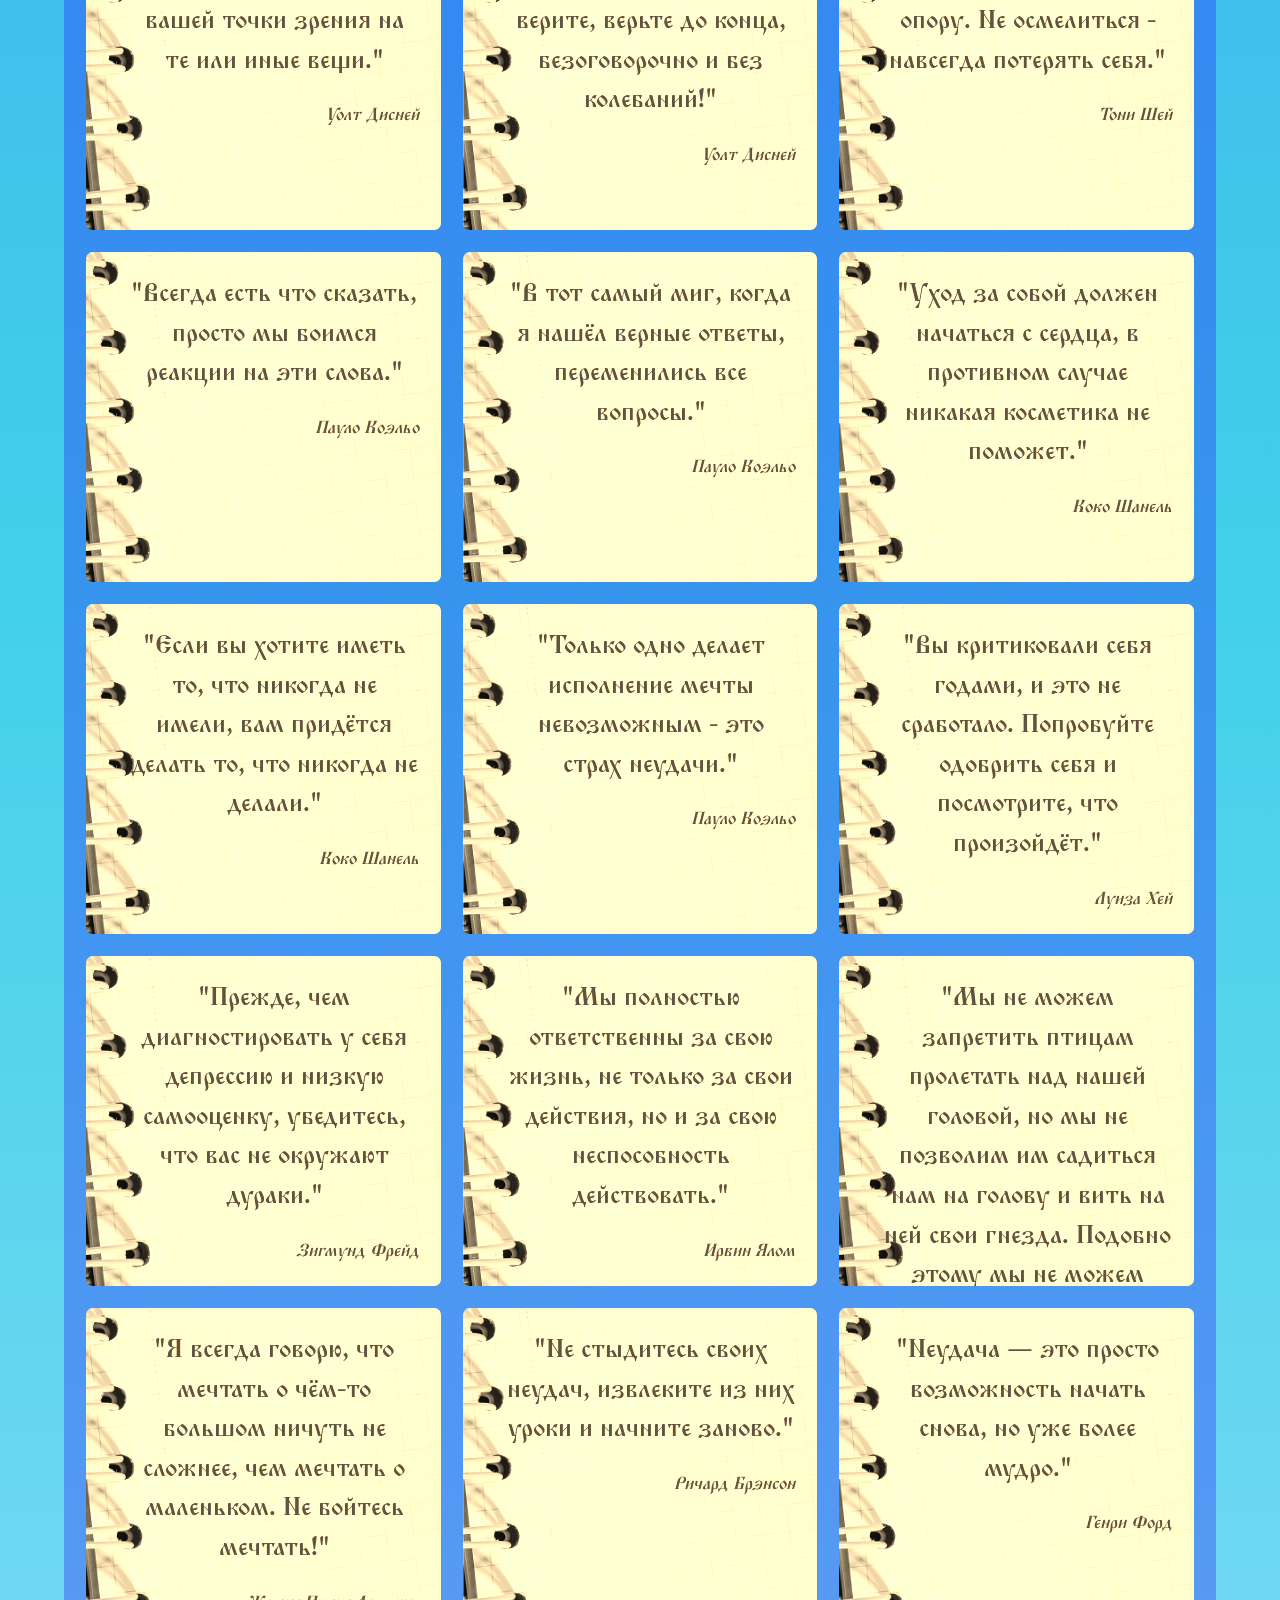
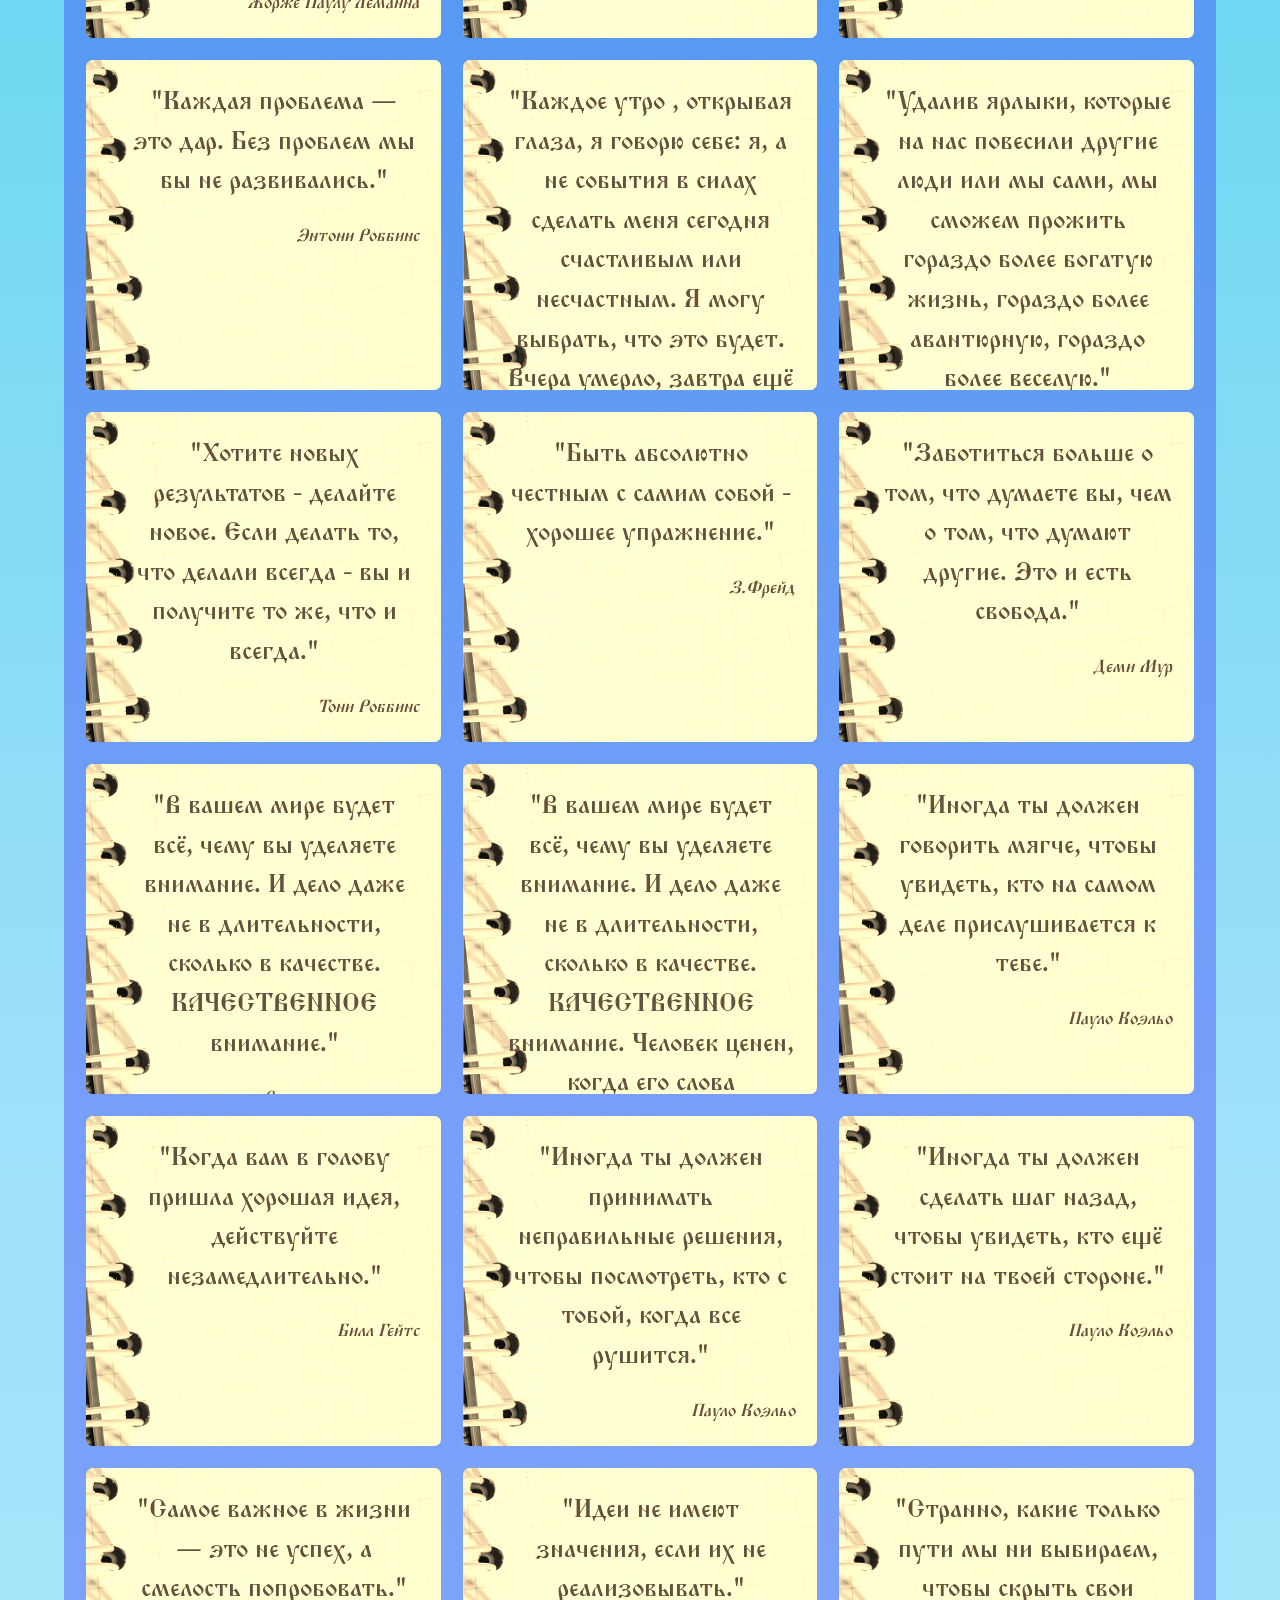
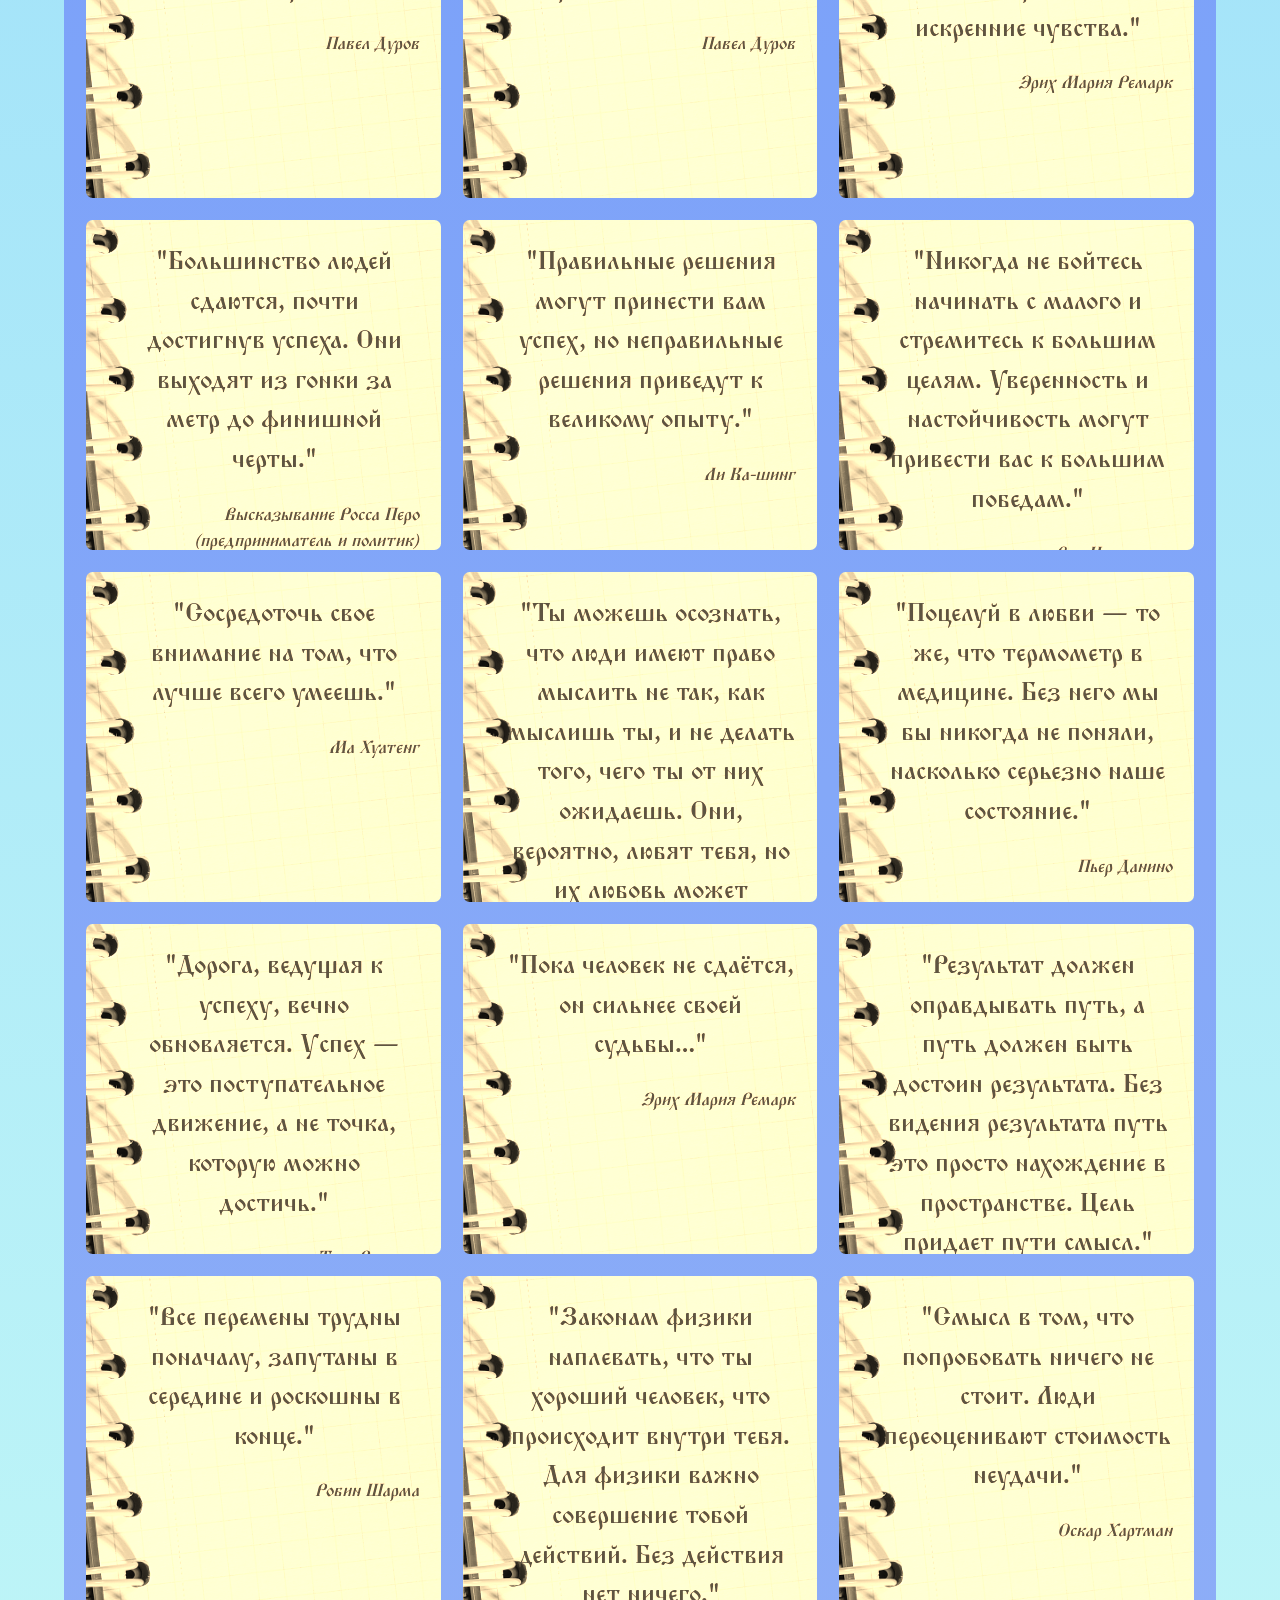
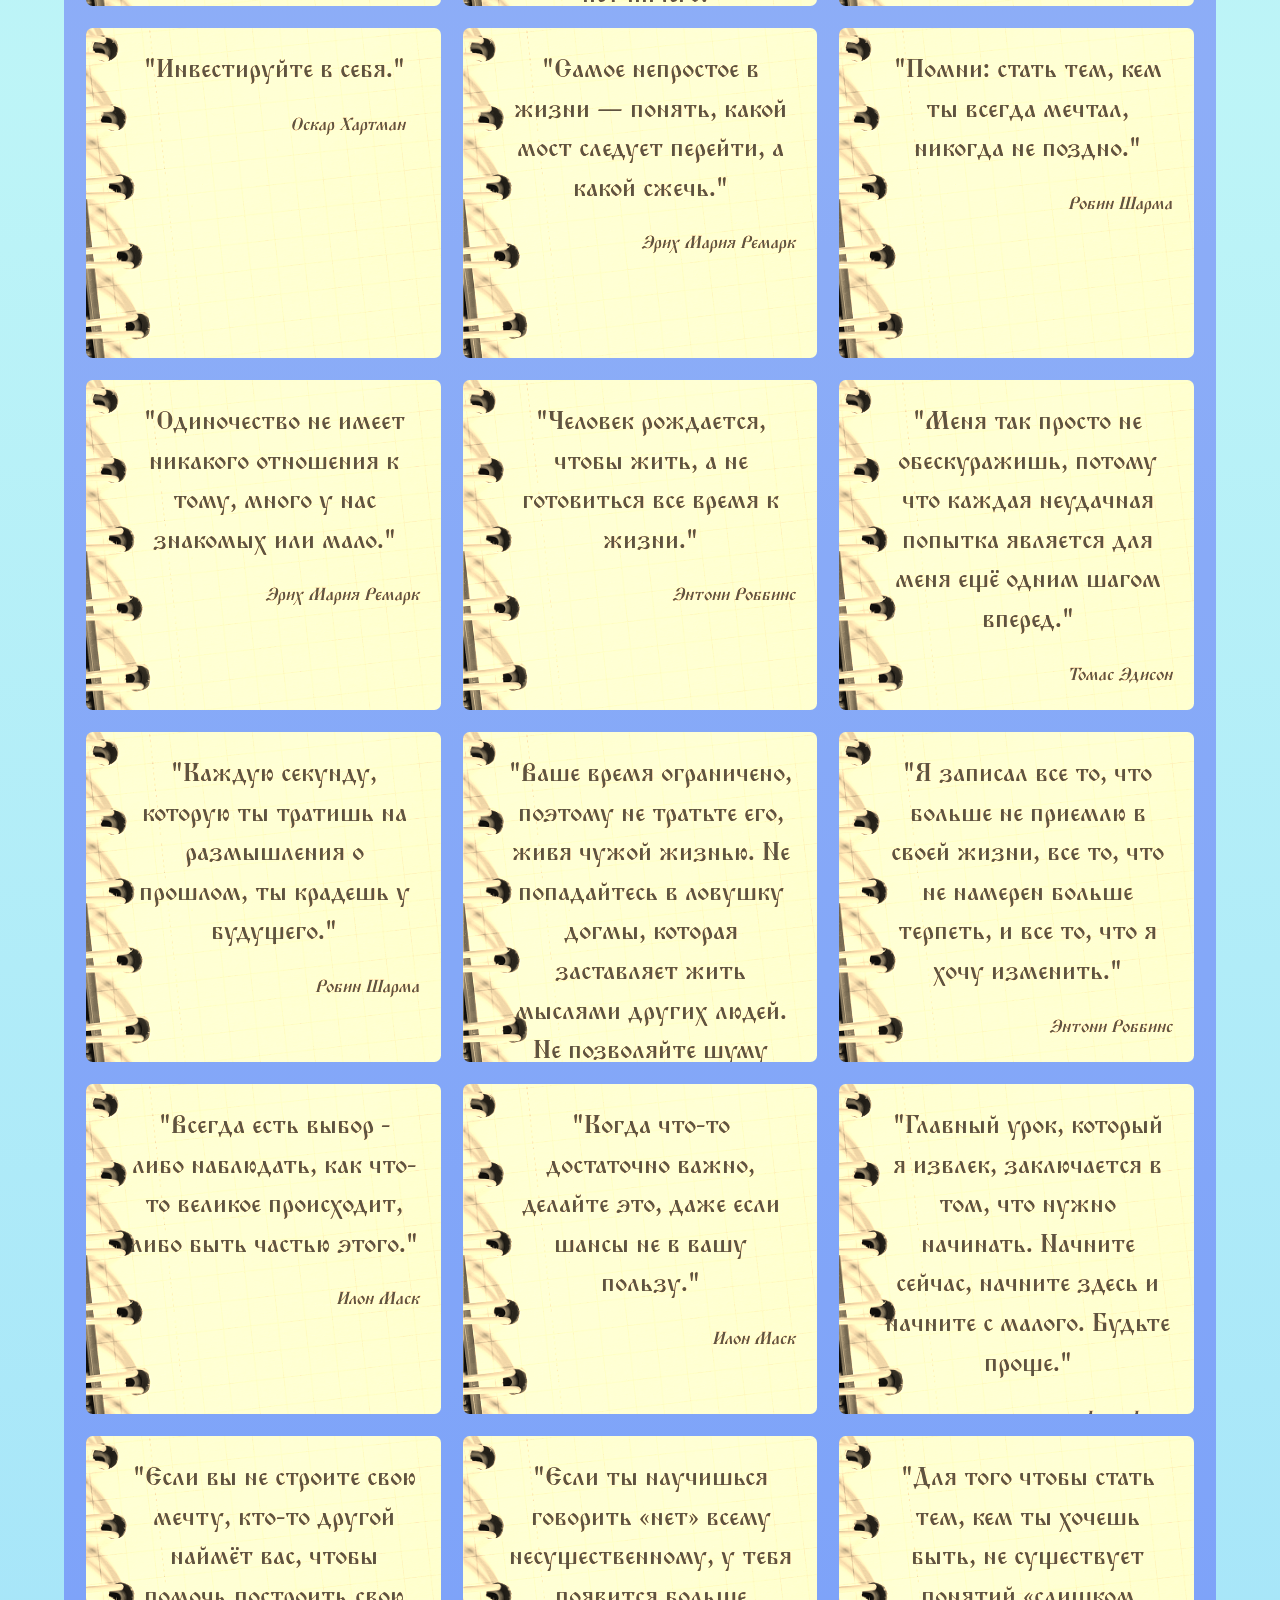
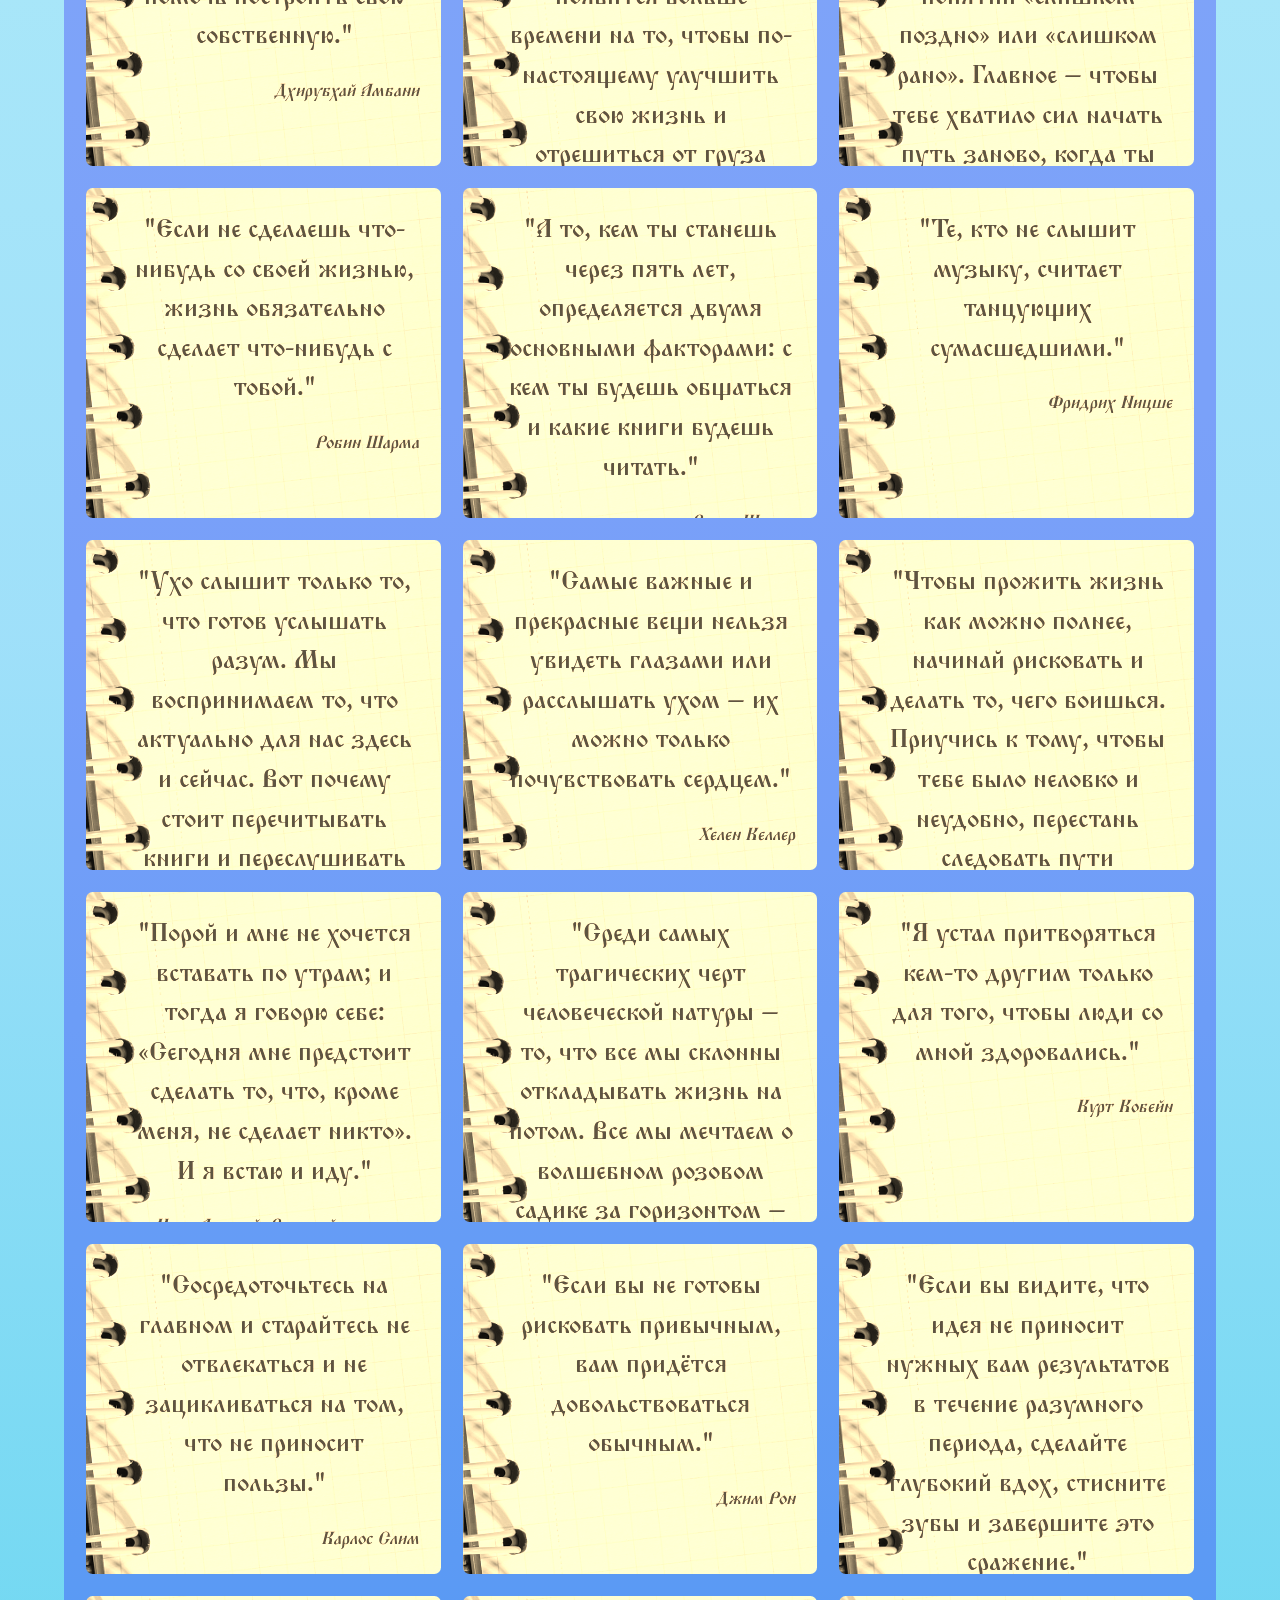
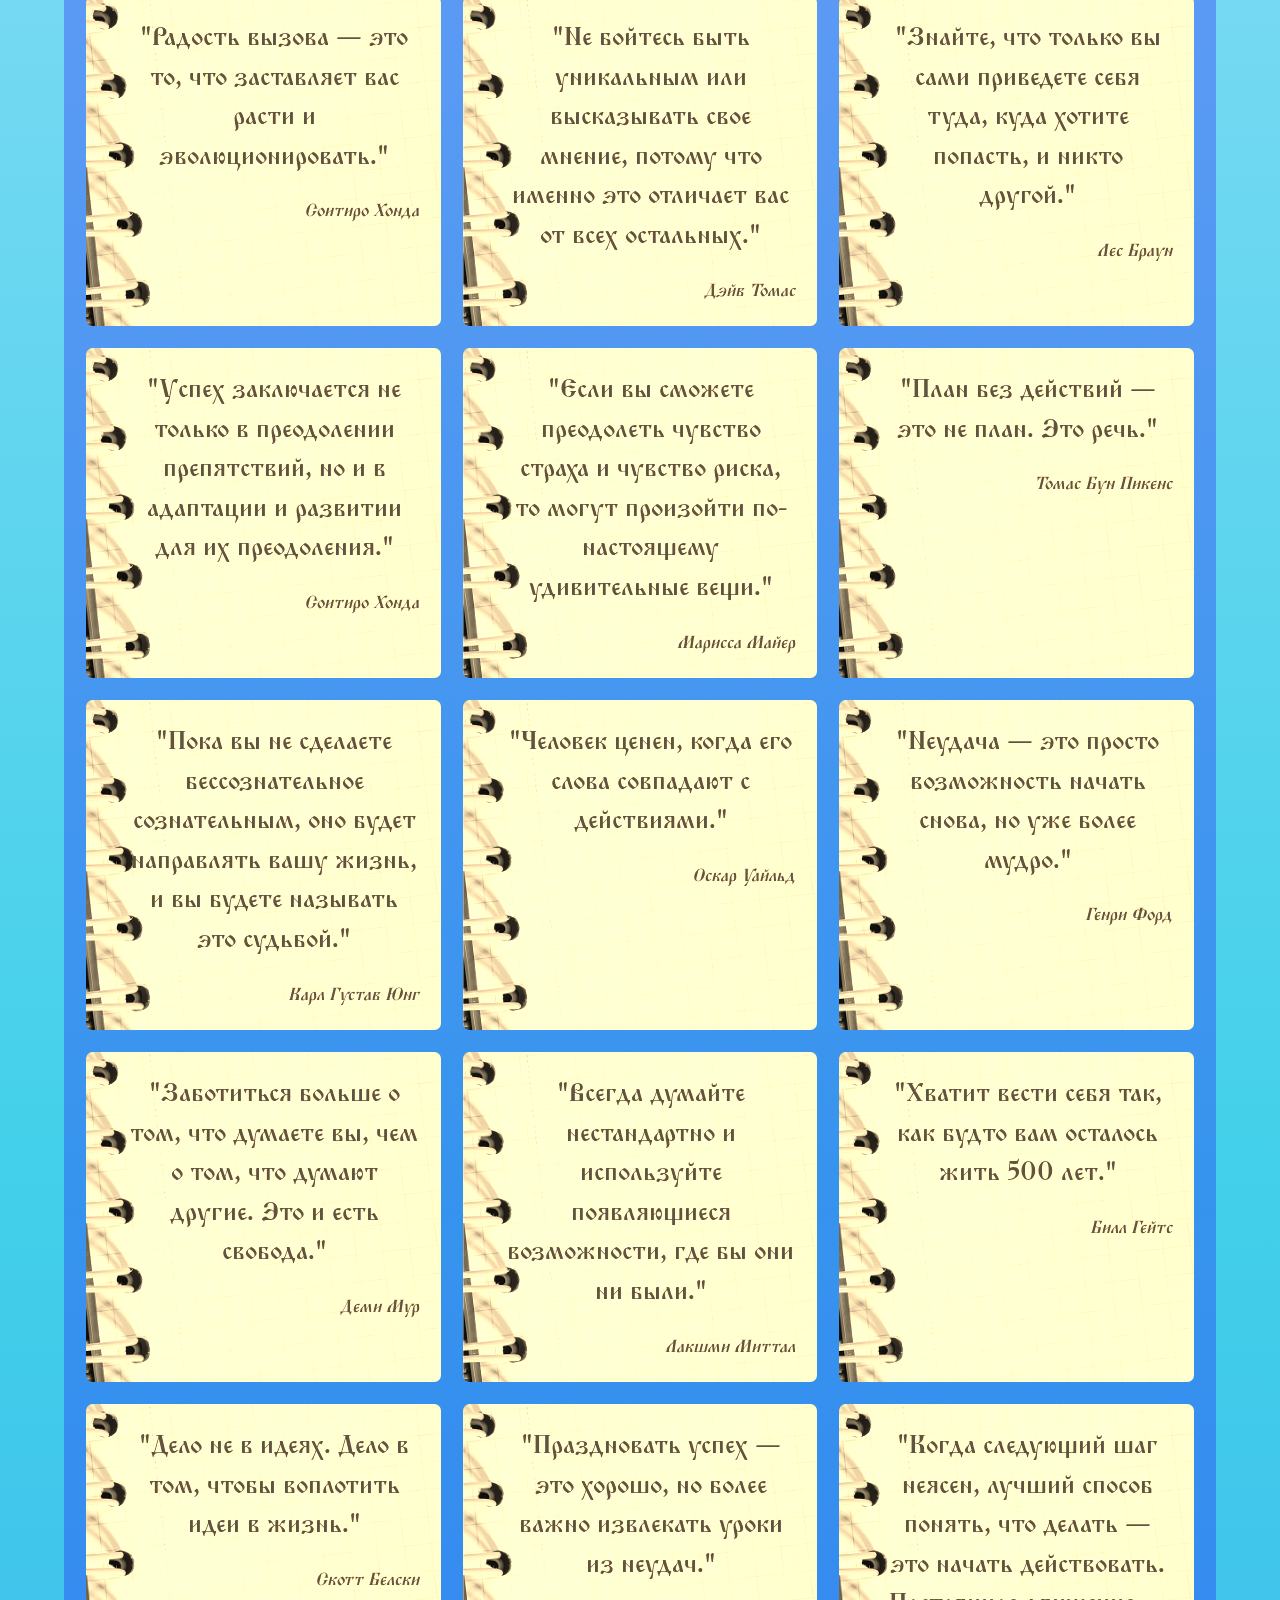
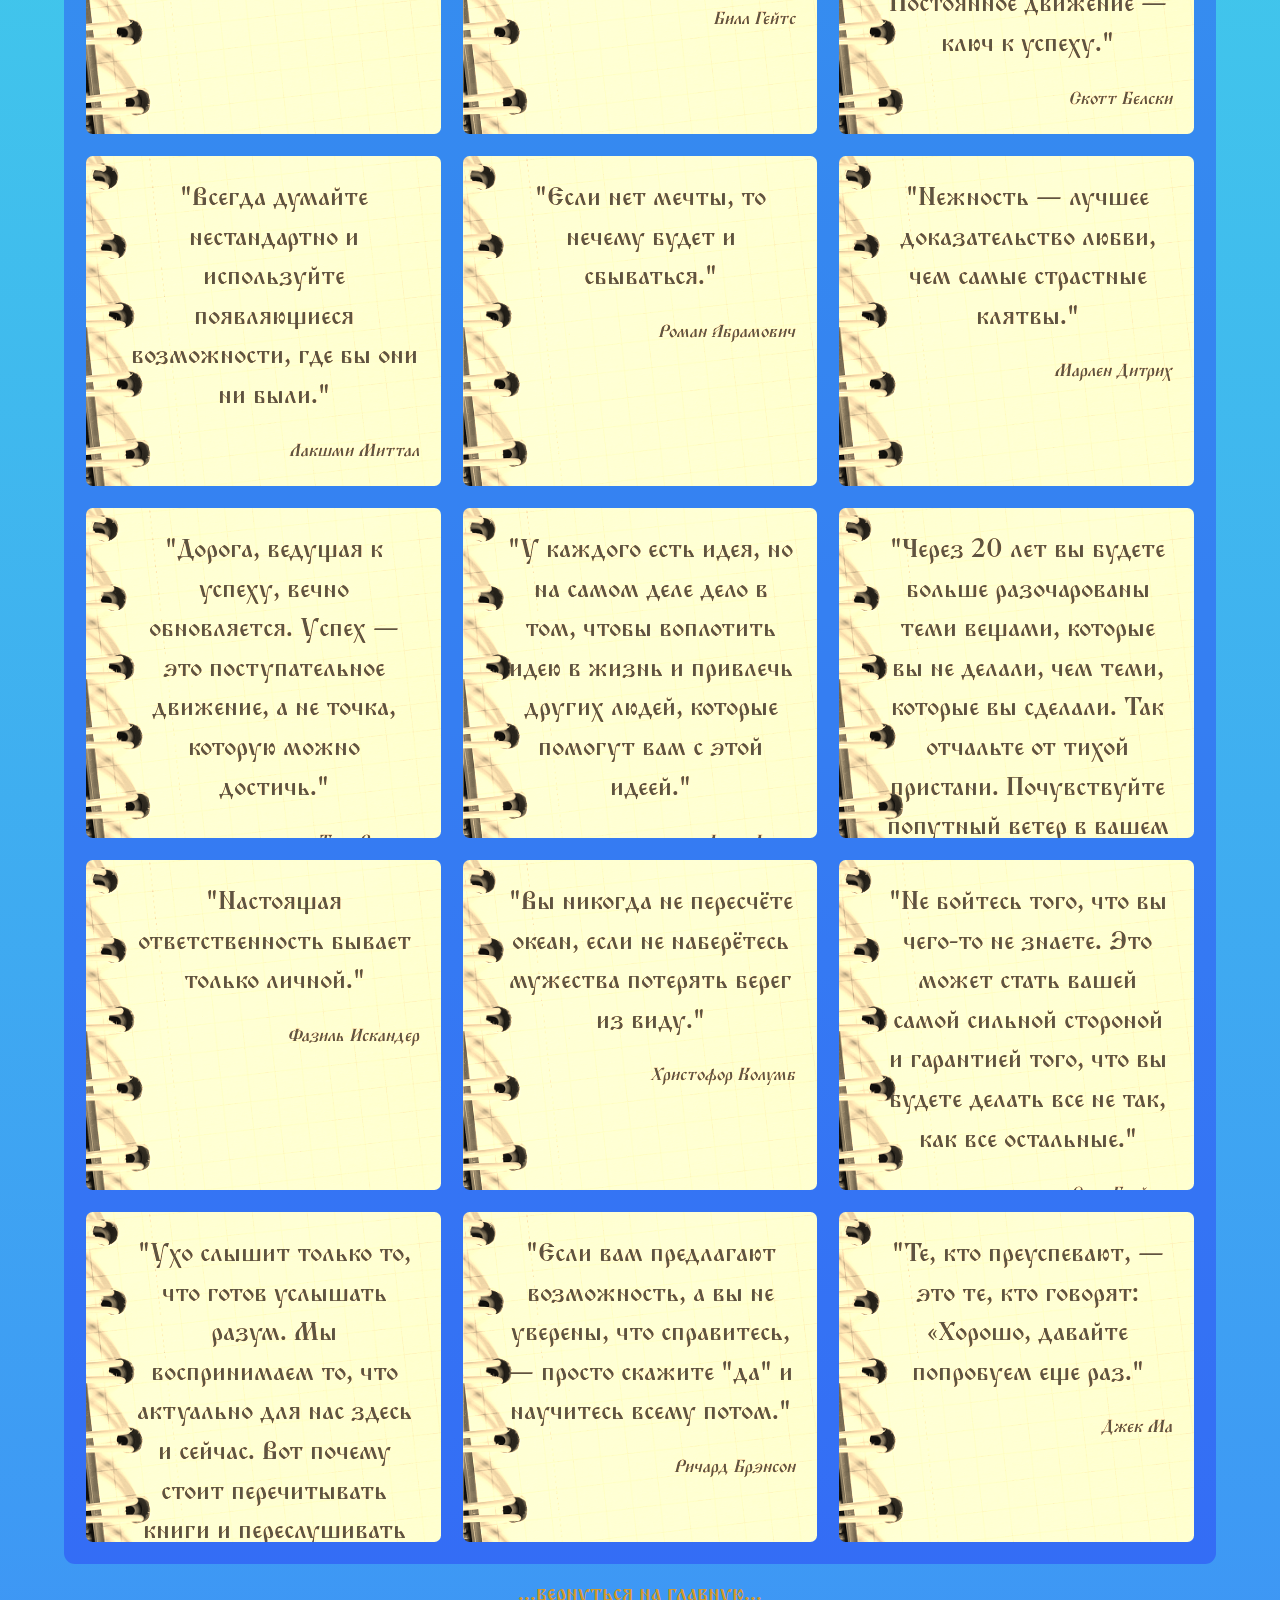
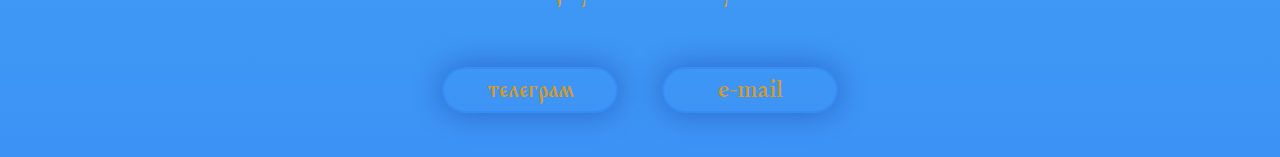
<file: quotes.html>
<!DOCTYPE html>
<html lang="ru">

<head>
  <meta charset="UTF-8">
  <meta name="viewport" content="width=device-width, initial-scale=1.0">
  <meta name="keywords"
    content="красивые цитаты, цитаты со смыслом, мудрые высказывания, саморазвитие, психология, мотивация, позитивный настрой, стимул">
  <link rel="preconnect" href="https://fonts.googleapis.com">
  <link rel="preconnect" href="https://fonts.gstatic.com" crossorigin>
  <link href="https://fonts.googleapis.com/css2?family=Roboto:ital,wght@0,400;0,900;1,300&display=swap"
    rel="stylesheet" />
  <link href="https://fonts.googleapis.com/css2?family=Lobster&family=Monomakh&family=Shafarik&display=swap"
    rel="stylesheet" />
  <link href="https://fonts.googleapis.com/css2?family=Monomakh&family=Shafarik&display=swap" rel="stylesheet">
  <link rel="apple-touch-icon" sizes="180x180" href="apple-touch-icon.png">
  <link rel="icon" type="image/png" sizes="32x32" href="favicon-32x32.png">
  <link rel="icon" type="image/png" sizes="16x16" href="favicon-16x16.png">
  <link rel="manifest" href="site.webmanifest">
  <link rel="stylesheet" href="css/quotes.css">
  <link rel="stylesheet" href="css/variables.css">
  <link rel="icon" href="icon/logoipsum-339.svg" type="image/svg" size="16*16">
  <meta name="description"
    content="красивые цитаты, цитаты со смыслом, мудрые высказывания, саморазвитие, психология, мотивация, позитивный настрой, стимул">
  <title>цитаты со смыслом (мудрые высказывания) | самотерапия</title>
  <script type="application/ld+json">
  {
    "@context": "https://schema.org",
    "@type": "CollectionPage",
    "name": "Цитаты и мудрые высказывания",
    "url": "https://samoterapija-agarkovalilija.ru/quotes.html",
    "description": "Подборка вдохновляющих цитат о жизни, счастье и самопознании.",
    "inLanguage": "ru",
    "hasPart": [
      {
        "@type": "Quotation",
        "text": "Будь собой, все остальные роли уже заняты.",
        "author": {
          "@type": "Person",
          "name": "Оскар Уайльд"
        }
      },
      {
        "@type": "Quotation",
        "text": "Мы становимся тем, о чем мы думаем.",
        "author": {
          "@type": "Person",
          "name": "Эрл Найтингейл"
        }
      }
    ]
  }
  </script>
</head>

<body>
  <div class="container">
    <header class="header">
      <a href="index.html"><img src="icon/logo.svg" alt="logo"></a>
      <ul class="contact">
        <li><a href="https://t.me/+cqsJl0Fe9S44NGJi" target="_blank">телеграм</a></li>
        <li><a href="mailto:severinalilija@gmail.com">e-mail</a></li>
      </ul>
      <ul class="contact_mobil">
        <li>
          <a href="https://t.me/+cqsJl0Fe9S44NGJi"><img src="icon/telegram.png" alt="telegram" /></a>
        </li>
        <li>
          <a href="mailto:severinalilija@gmail.com"><img src="icon/e-mail.png" alt="e-mail" /></a>
        </li>
      </ul>
    </header>
    <nav class="navigation">
      <a href="index.html">..вернуться на главную...</a>
    </nav>

    <h1>цитаты (мудрые высказывания)</h1>

    <main class="quotes-wrapper">
      <div class="quotes-card">
        <div class="item">
          <blockquote>
            "У мира нет границ. Ты — хозяин своей судьбы."
          </blockquote>
          <p>Бенджамин Франклин</p>
        </div>
      </div>
      <div class="quotes-card">
        <div class="item">
          <blockquote>
            "Не пытайтесь быть самым умным человеком в комнате. Окружите себя
            людьми, которые вдохновляют и бросают вызов."
          </blockquote>
          <p>Майкл Делл</p>
        </div>
      </div>
      <div class="quotes-card">
        <div class="item">
          <blockquote>
            "Если вы не строите свою мечту, кто-то наймёт вас для построения
            своей."
          </blockquote>
          <p>Джефф Безос</p>
        </div>
      </div>
      <div class="quotes-card">
        <div class="item">
          <blockquote>
            "Большинство людей переоценивают то, что могут сделать за год, и
            недооценивают то, что могут достичь за десять."
          </blockquote>
          <p>Билл Гейтс</p>
        </div>
      </div>
      <div class="quotes-card">
        <div class="item">
          <blockquote>
            "Секрет успеха в том, чтобы делать обычные вещи необычайно
            хорошо."
          </blockquote>
          <p>Джон Рокфеллер</p>
        </div>
      </div>
      <div class="quotes-card">
        <div class="item">
          <blockquote>
            "Вера в себя — это не нечто врожденное. Это результат ежедневного
            выбора и упорства. Когда ты сталкиваешься с неудачами и ошибками,
            важно не терять веру в себя, а наоборот, использовать их как
            ступени к успеху. Только пройдя через трудности, ты понимаешь свою
            силу и способность двигаться дальше. Вера в себя — это не пустые
            слова, а внутренний механизм, который поддерживает тебя на
            протяжении всего пути."
          </blockquote>
          <p>Ричард Бренсон</p>
        </div>
      </div>
      <div class="quotes-card">
        <div class="item">
          <blockquote>
            "Успешные люди берут на себя ответственность за свои действия. Они
            не ищут оправданий, а ищут решения."
          </blockquote>
          <p>Джек Кэнфилд</p>
        </div>
      </div>
      <div class="quotes-card">
        <div class="item">
          <blockquote>
            "Успех — это сумма маленьких усилий, повторяемых каждый день."
          </blockquote>
          <p>Роберт Кийосаки</p>
        </div>
      </div>
      <div class="quotes-card">
        <div class="item">
          <blockquote>
            "Если вы можете это вообразить, вы можете это и сделать."
          </blockquote>
          <p>Уолт Дисней</p>
        </div>
      </div>
      <div class="quotes-card">
        <div class="item">
          <blockquote>
            "Счастье - это состояние ума. Оно зависит от вашей точки зрения на
            те или иные вещи."
          </blockquote>
          <p>Уолт Дисней</p>
        </div>
      </div>
      <div class="quotes-card">
        <div class="item">
          <blockquote>
            "Самое главное - это вера. Если вы во что-то верите, верьте до
            конца, безоговорочно и без колебаний!"
          </blockquote>
          <p>Уолт Дисней</p>
        </div>
      </div>

      <div class="quotes-card">
        <div class="item">
          <blockquote>
            "Осмелиться - значит на мгновение потерять опору. Не осмелиться -
            навсегда потерять себя."
          </blockquote>
          <p>Тони Шей</p>
        </div>
      </div>
      <div class="quotes-card">
        <div class="item">
          <blockquote>
            "Всегда есть что сказать, просто мы боимся реакции на эти слова."
          </blockquote>
          <p>Пауло Коэльо</p>
        </div>
      </div>
      <div class="quotes-card">
        <div class="item">
          <blockquote>
            "В тот самый миг, когда я нашёл верные ответы, переменились все
            вопросы."
          </blockquote>
          <p>Пауло Коэльо</p>
        </div>
      </div>
      <div class="quotes-card">
        <div class="item">
          <blockquote>
            "Уход за собой должен начаться с сердца, в противном случае
            никакая косметика не поможет."
          </blockquote>
          <p>Коко Шанель</p>
        </div>
      </div>
      <div class="quotes-card">
        <div class="item">
          <blockquote>
            "Если вы хотите иметь то, что никогда не имели, вам придётся
            делать то, что никогда не делали."
          </blockquote>
          <p>Коко Шанель</p>
        </div>
      </div>
      <div class="quotes-card">
        <div class="item">
          <blockquote>
            "Только одно делает исполнение мечты невозможным - это страх
            неудачи."
          </blockquote>
          <p>Пауло Коэльо</p>
        </div>
      </div>
      <div class="quotes-card">
        <div class="item">
          <blockquote>
            "Вы критиковали себя годами, и это не сработало. Попробуйте
            одобрить себя и посмотрите, что произойдёт."
          </blockquote>
          <p>Луиза Хей</p>
        </div>
      </div>
      <div class="quotes-card">
        <div class="item">
          <blockquote>
            "Прежде, чем диагностировать у себя депрессию и низкую самооценку,
            убедитесь, что вас не окружают дураки."
          </blockquote>
          <p>Зигмунд Фрейд</p>
        </div>
      </div>
      <div class="quotes-card">
        <div class="item">
          <blockquote>
            "Мы полностью ответственны за свою жизнь, не только за свои
            действия, но и за свою неспособность действовать."
          </blockquote>
          <p>Ирвин Ялом</p>
        </div>
      </div>
      <div class="quotes-card">
        <div class="item">
          <blockquote>
            "Мы не можем запретить птицам пролетать над нашей головой, но мы
            не позволим им садиться нам на голову и вить на ней свои гнезда.
            Подобно этому мы не можем запретить дурным мыслям иногда приходить
            к нам в голову, но мы должны не позволять им гнездиться в нашем
            мозгу."
          </blockquote>
          <p>Мартин Лютер</p>
        </div>
      </div>
      <div class="quotes-card">
        <div class="item">
          <blockquote>
            "Я всегда говорю, что мечтать о чём-то большом ничуть не сложнее,
            чем мечтать о маленьком. Не бойтесь мечтать!"
          </blockquote>
          <p>Жорже Паулу Леманна</p>
        </div>
      </div>
      <div class="quotes-card">
        <div class="item">
          <blockquote>
            "Не стыдитесь своих неудач, извлеките из них уроки и начните
            заново."
          </blockquote>
          <p>Ричард Брэнсон</p>
        </div>
      </div>
      <div class="quotes-card">
        <div class="item">
          <blockquote>
            "Неудача — это просто возможность начать снова, но уже более
            мудро."
          </blockquote>
          <p>Генри Форд</p>
        </div>
      </div>
      <div class="quotes-card">
        <div class="item">
          <blockquote>
            "Каждая проблема — это дар. Без проблем мы бы не развивались."
          </blockquote>
          <p>Энтони Роббинс</p>
        </div>
      </div>
      <div class="quotes-card">
        <div class="item">
          <blockquote>
            "Каждое утро , открывая глаза, я говорю себе: я, а не события в
            силах сделать меня сегодня счастливым или несчастным. Я могу
            выбрать, что это будет. Вчера умерло, завтра ещё не наступило. У
            меня есть только один день, сегодня, и я буду счастлив в нём."
          </blockquote>
          <p>Граучо Маркс</p>
        </div>
      </div>
      <div class="quotes-card">
        <div class="item">
          <blockquote>
            "Удалив ярлыки, которые на нас повесили другие люди или мы сами,
            мы сможем прожить гораздо более богатую жизнь, гораздо более
            авантюрную, гораздо более веселую."
          </blockquote>
          <p>Роуз Макгоуэн, «Смелая»</p>
        </div>
      </div>
      <div class="quotes-card">
        <div class="item">
          <blockquote>
            "Хотите новых результатов - делайте новое. Если делать то, что
            делали всегда - вы и получите то же, что и всегда."
          </blockquote>
          <p>Тони Роббинс</p>
        </div>
      </div>
      <div class="quotes-card">
        <div class="item">
          <blockquote>
            "Быть абсолютно честным с самим собой - хорошее упражнение."
          </blockquote>
          <p>З.Фрейд</p>
        </div>
      </div>
      <div class="quotes-card">
        <div class="item">
          <blockquote>
            "Заботиться больше о том, что думаете вы, чем о том, что думают
            другие. Это и есть свобода."
          </blockquote>
          <p>Деми Мур</p>
        </div>
      </div>
      <div class="quotes-card">
        <div class="item">
          <blockquote>
            "В вашем мире будет всё, чему вы уделяете внимание. И дело даже не
            в длительности, сколько в качестве. КАЧЕСТВЕННОЕ внимание."
          </blockquote>
          <p>Восточная мудрость</p>
        </div>
      </div>
      <div class="quotes-card">
        <div class="item">
          <blockquote>
            "В вашем мире будет всё, чему вы уделяете внимание. И дело даже не
            в длительности, сколько в качестве. КАЧЕСТВЕННОЕ внимание. Человек
            ценен, когда его слова совпадают с действиями."
          </blockquote>
          <p>Оскар Уайльд</p>
        </div>
      </div>
      <div class="quotes-card">
        <div class="item">
          <blockquote>
            "Иногда ты должен говорить мягче, чтобы увидеть, кто на самом деле
            прислушивается к тебе."
          </blockquote>
          <p>Пауло Коэльо</p>
        </div>
      </div>
      <div class="quotes-card">
        <div class="item">
          <blockquote>
            "Когда вам в голову пришла хорошая идея, действуйте
            незамедлительно."
          </blockquote>
          <p>Билл Гейтс</p>
        </div>
      </div>
      <div class="quotes-card">
        <div class="item">
          <blockquote>
            "Иногда ты должен принимать неправильные решения, чтобы
            посмотреть, кто с тобой, когда все рушится."
          </blockquote>
          <p>Пауло Коэльо</p>
        </div>
      </div>
      <div class="quotes-card">
        <div class="item">
          <blockquote>
            "Иногда ты должен сделать шаг назад, чтобы увидеть, кто ещё стоит
            на твоей стороне."
          </blockquote>
          <p>Пауло Коэльо</p>
        </div>
      </div>
      <div class="quotes-card">
        <div class="item">
          <blockquote>
            "Самое важное в жизни — это не успех, а смелость попробовать."
          </blockquote>
          <p>Павел Дуров</p>
        </div>
      </div>
      <div class="quotes-card">
        <div class="item">
          <blockquote>
            "Идеи не имеют значения, если их не реализовывать."
          </blockquote>
          <p>Павел Дуров</p>
        </div>
      </div>
      <div class="quotes-card">
        <div class="item">
          <blockquote>
            "Странно, какие только пути мы ни выбираем, чтобы скрыть свои
            искренние чувства."
          </blockquote>
          <p>Эрих Мария Ремарк</p>
        </div>
      </div>
      <div class="quotes-card">
        <div class="item">
          <blockquote>
            "Большинство людей сдаются, почти достигнув успеха. Они выходят из
            гонки за метр до финишной черты."
          </blockquote>
          <p>Высказывание Росса Перо (предприниматель и политик)</p>
        </div>
      </div>
      <div class="quotes-card">
        <div class="item">
          <blockquote>
            "Правильные решения могут принести вам успех, но неправильные
            решения приведут к великому опыту."
          </blockquote>
          <p>Ли Ка-шинг</p>
        </div>
      </div>
      <div class="quotes-card">
        <div class="item">
          <blockquote>
            "Никогда не бойтесь начинать с малого и стремитесь к большим
            целям. Уверенность и настойчивость могут привести вас к большим
            победам."
          </blockquote>
          <p>Ван Цзяньлинь</p>
        </div>
      </div>
      <div class="quotes-card">
        <div class="item">
          <blockquote>
            "Сосредоточь свое внимание на том, что лучше всего умеешь."
          </blockquote>
          <p>Ма Хуатенг</p>
        </div>
      </div>
      <div class="quotes-card">
        <div class="item">
          <blockquote>
            "Ты можешь осознать, что люди имеют право мыслить не так, как
            мыслишь ты, и не делать того, чего ты от них ожидаешь. Они,
            вероятно, любят тебя, но их любовь может проявляться не так, как
            ты хочешь."
          </blockquote>
          <p>Лиз Бурбо</p>
        </div>
      </div>
      <div class="quotes-card">
        <div class="item">
          <blockquote>
            "Поцелуй в любви — то же, что термометр в медицине. Без него мы бы
            никогда не поняли, насколько серьезно наше состояние."
          </blockquote>
          <p>Пьер Данино</p>
        </div>
      </div>
      <div class="quotes-card">
        <div class="item">
          <blockquote>
            "Дорога, ведущая к успеху, вечно обновляется. Успех — это
            поступательное движение, а не точка, которую можно достичь."
          </blockquote>
          <p>Тони Роббинс</p>
        </div>
      </div>
      <div class="quotes-card">
        <div class="item">
          <blockquote>
            "Пока человек не сдаётся, он сильнее своей судьбы…"
          </blockquote>
          <p>Эрих Мария Ремарк</p>
        </div>
      </div>
      <div class="quotes-card">
        <div class="item">
          <blockquote>
            "Результат должен оправдывать путь, а путь должен быть достоин
            результата. Без видения результата путь это просто нахождение в
            пространстве. Цель придает пути смысл."
          </blockquote>
          <p>Зафар Хашимов</p>
        </div>
      </div>
      <div class="quotes-card">
        <div class="item">
          <blockquote>
            "Все перемены трудны поначалу, запутаны в середине и роскошны в
            конце."
          </blockquote>
          <p>Робин Шарма</p>
        </div>
      </div>
      <div class="quotes-card">
        <div class="item">
          <blockquote>
            "Законам физики наплевать, что ты хороший человек, что происходит
            внутри тебя. Для физики важно совершение тобой действий. Без
            действия нет ничего."
          </blockquote>
          <p>Оскар Хартман</p>
        </div>
      </div>
      <div class="quotes-card">
        <div class="item">
          <blockquote>
            "Смысл в том, что попробовать ничего не стоит. Люди переоценивают
            стоимость неудачи."
          </blockquote>
          <p>Оскар Хартман</p>
        </div>
      </div>
      <div class="quotes-card">
        <div class="item">
          <blockquote>"Инвестируйте в себя."</blockquote>
          <p>Оскар Хартман</p>
        </div>
      </div>
      <div class="quotes-card">
        <div class="item">
          <blockquote>
            "Самое непростое в жизни — понять, какой мост следует перейти, а
            какой сжечь."
          </blockquote>
          <p>Эрих Мария Ремарк</p>
        </div>
      </div>
      <div class="quotes-card">
        <div class="item">
          <blockquote>
            "Помни: стать тем, кем ты всегда мечтал, никогда не поздно."
          </blockquote>
          <p>Робин Шарма</p>
        </div>
      </div>
      <div class="quotes-card">
        <div class="item">
          <blockquote>
            "Одиночество не имеет никакого отношения к тому, много у нас
            знакомых или мало."
          </blockquote>
          <p>Эрих Мария Ремарк</p>
        </div>
      </div>
      <div class="quotes-card">
        <div class="item">
          <blockquote>
            "Человек рождается, чтобы жить, а не готовиться все время к
            жизни."
          </blockquote>
          <p>Энтони Роббинс</p>
        </div>
      </div>
      <div class="quotes-card">
        <div class="item">
          <blockquote>
            "Меня так просто не обескуражишь, потому что каждая неудачная
            попытка является для меня ещё одним шагом вперед."
          </blockquote>
          <p>Томас Эдисон</p>
        </div>
      </div>
      <div class="quotes-card">
        <div class="item">
          <blockquote>
            "Каждую секунду, которую ты тратишь на размышления о прошлом, ты
            крадешь у будущего."
          </blockquote>
          <p>Робин Шарма</p>
        </div>
      </div>
      <div class="quotes-card">
        <div class="item">
          <blockquote>
            "Ваше время ограничено, поэтому не тратьте его, живя чужой жизнью.
            Не попадайтесь в ловушку догмы, которая заставляет жить мыслями
            других людей. Не позволяйте шуму чужих мнений перебить ваш
            внутренний голос. И самое главное, имейте храбрость следовать
            вашему сердцу и интуиции. Они каким-то образом уже знают, кем вы
            действительно хотите стать."
          </blockquote>
          <p>Стив Джобс</p>
        </div>
      </div>
      <div class="quotes-card">
        <div class="item">
          <blockquote>
            "Я записал все то, что больше не приемлю в своей жизни, все то,
            что не намерен больше терпеть, и все то, что я хочу изменить."
          </blockquote>
          <p>Энтони Роббинс</p>
        </div>
      </div>
      <div class="quotes-card">
        <div class="item">
          <blockquote>
            "Всегда есть выбор - либо наблюдать, как что-то великое
            происходит, либо быть частью этого."
          </blockquote>
          <p>Илон Маск</p>
        </div>
      </div>
      <div class="quotes-card">
        <div class="item">
          <blockquote>
            "Когда что-то достаточно важно, делайте это, даже если шансы не в
            вашу пользу."
          </blockquote>
          <p>Илон Маск</p>
        </div>
      </div>
      <div class="quotes-card">
        <div class="item">
          <blockquote>
            "Главный урок, который я извлек, заключается в том, что нужно
            начинать. Начните сейчас, начните здесь и начните с малого. Будьте
            проще."
          </blockquote>
          <p>Джек Дорси</p>
        </div>
      </div>
      <div class="quotes-card">
        <div class="item">
          <blockquote>
            "Если вы не строите свою мечту, кто-то другой наймёт вас, чтобы
            помочь построить свою собственную."
          </blockquote>
          <p>Дхирубхай Амбани</p>
        </div>
      </div>
      <div class="quotes-card">
        <div class="item">
          <blockquote>
            "Если ты научишься говорить «нет» всему несущественному, у тебя
            появится больше времени на то, чтобы по-настоящему улучшить свою
            жизнь и отрешиться от груза прошлого, от которого ты в глубине
            души давно готов отрешиться."
          </blockquote>
          <p>Робин Шарма</p>
        </div>
      </div>
      <div class="quotes-card">
        <div class="item">
          <blockquote>
            "Для того чтобы стать тем, кем ты хочешь быть, не существует
            понятий «слишком поздно» или «слишком рано». Главное – чтобы тебе
            хватило сил начать путь заново, когда ты обнаружил, что это не
            твоя дорога."
          </blockquote>
          <p>Френсис Скотт Фицджеральд</p>
        </div>
      </div>
      <div class="quotes-card">
        <div class="item">
          <blockquote>
            "Если не сделаешь что-нибудь со своей жизнью, жизнь обязательно
            сделает что-нибудь с тобой."
          </blockquote>
          <p>Робин Шарма</p>
        </div>
      </div>
      <div class="quotes-card">
        <div class="item">
          <blockquote>
            "А то, кем ты станешь через пять лет, определяется двумя основными
            факторами: с кем ты будешь общаться и какие книги будешь читать."
          </blockquote>
          <p>Робин Шарма</p>
        </div>
      </div>
      <div class="quotes-card">
        <div class="item">
          <blockquote>
            "Те, кто не слышит музыку, считает танцующих сумасшедшими."
          </blockquote>
          <p>Фридрих Ницше</p>
        </div>
      </div>
      <div class="quotes-card">
        <div class="item">
          <blockquote>
            "Ухо слышит только то, что готов услышать разум. Мы воспринимаем
            то, что актуально для нас здесь и сейчас. Вот почему стоит
            перечитывать книги и переслушивать лекции. По мере того как растет
            осознанность, растет и восприятие. И каждый раз вы замечаете
            что-то новое."
          </blockquote>
          <p>Робин Шарма</p>
        </div>
      </div>
      <div class="quotes-card">
        <div class="item">
          <blockquote>
            "Самые важные и прекрасные вещи нельзя увидеть глазами или
            расслышать ухом – их можно только почувствовать сердцем."
          </blockquote>
          <p>Хелен Келлер</p>
        </div>
      </div>
      <div class="quotes-card">
        <div class="item">
          <blockquote>
            "Чтобы прожить жизнь как можно полнее, начинай рисковать и делать
            то, чего боишься. Приучись к тому, чтобы тебе было неловко и
            неудобно, перестань следовать пути наименьшего сопротивления."
          </blockquote>
          <p>Робин Шарма</p>
        </div>
      </div>
      <div class="quotes-card">
        <div class="item">
          <blockquote>
            "Порой и мне не хочется вставать по утрам; и тогда я говорю себе:
            «Сегодня мне предстоит сделать то, что, кроме меня, не сделает
            никто». И я встаю и иду."
          </blockquote>
          <p>Марк Аврелий, Римский император</p>
        </div>
      </div>
      <div class="quotes-card">
        <div class="item">
          <blockquote>
            "Среди самых трагических черт человеческой натуры – то, что все мы
            склонны откладывать жизнь на потом. Все мы мечтаем о волшебном
            розовом садике за горизонтом – и забываем, что можно любоваться
            розами, которые уже сегодня цветут у нас под окном."
          </blockquote>
          <p>Дейл Карнеги</p>
        </div>
      </div>
      <div class="quotes-card">
        <div class="item">
          <blockquote>
            "Я устал притворяться кем-то другим только для того, чтобы люди со
            мной здоровались."
          </blockquote>
          <p>Курт Кобейн</p>
        </div>
      </div>
      <div class="quotes-card">
        <div class="item">
          <blockquote>
            "Сосредоточьтесь на главном и старайтесь не отвлекаться и не
            зацикливаться на том, что не приносит пользы."
          </blockquote>
          <p>Карлос Слим</p>
        </div>
      </div>
      <div class="quotes-card">
        <div class="item">
          <blockquote>
            "Если вы не готовы рисковать привычным, вам придётся
            довольствоваться обычным."
          </blockquote>
          <p>Джим Рон</p>
        </div>
      </div>
      <div class="quotes-card">
        <div class="item">
          <blockquote>
            "Если вы видите, что идея не приносит нужных вам результатов в
            течение разумного периода, сделайте глубокий вдох, стисните зубы и
            завершите это сражение."
          </blockquote>
          <p>Майкл Блумбер</p>
        </div>
      </div>
      <div class="quotes-card">
        <div class="item">
          <blockquote>
            "Радость вызова — это то, что заставляет вас расти и
            эволюционировать."
          </blockquote>
          <p>Соитиро Хонда</p>
        </div>
      </div>
      <div class="quotes-card">
        <div class="item">
          <blockquote>
            "Не бойтесь быть уникальным или высказывать свое мнение, потому
            что именно это отличает вас от всех остальных."
          </blockquote>
          <p>Дэйв Томас</p>
        </div>
      </div>
      <div class="quotes-card">
        <div class="item">
          <blockquote>
            "Знайте, что только вы сами приведете себя туда, куда хотите
            попасть, и никто другой."
          </blockquote>
          <p>Лес Браун</p>
        </div>
      </div>
      <div class="quotes-card">
        <div class="item">
          <blockquote>
            "Успех заключается не только в преодолении препятствий, но и в
            адаптации и развитии для их преодоления."
          </blockquote>
          <p>Соитиро Хонда</p>
        </div>
      </div>
      <div class="quotes-card">
        <div class="item">
          <blockquote>
            "Если вы сможете преодолеть чувство страха и чувство риска, то
            могут произойти по-настоящему удивительные вещи."
          </blockquote>
          <p>Марисса Майер</p>
        </div>
      </div>
      <div class="quotes-card">
        <div class="item">
          <blockquote>
            "План без действий — это не план. Это речь."
          </blockquote>
          <p>Томас Бун Пикенс</p>
        </div>
      </div>
      <div class="quotes-card">
        <div class="item">
          <blockquote>
            "Пока вы не сделаете бессознательное сознательным, оно будет
            направлять вашу жизнь, и вы будете называть это судьбой."
          </blockquote>
          <p>Карл Густав Юнг</p>
        </div>
      </div>
      <div class="quotes-card">
        <div class="item">
          <blockquote>
            "Человек ценен, когда его слова совпадают с действиями."
          </blockquote>
          <p>Оскар Уайльд</p>
        </div>
      </div>
      <div class="quotes-card">
        <div class="item">
          <blockquote>
            "Неудача — это просто возможность начать снова, но уже более
            мудро."
          </blockquote>
          <p>Генри Форд</p>
        </div>
      </div>
      <div class="quotes-card">
        <div class="item">
          <blockquote>
            "Заботиться больше о том, что думаете вы, чем о том, что думают
            другие. Это и есть свобода."
          </blockquote>
          <p>Деми Мур</p>
        </div>
      </div>
      <div class="quotes-card">
        <div class="item">
          <blockquote>
            "Всегда думайте нестандартно и используйте появляющиеся
            возможности, где бы они ни были."
          </blockquote>
          <p>Лакшми Миттал</p>
        </div>
      </div>
      <div class="quotes-card">
        <div class="item">
          <blockquote>
            "Хватит вести себя так, как будто вам осталось жить 500 лет."
          </blockquote>
          <p>Билл Гейтс</p>
        </div>
      </div>
      <div class="quotes-card">
        <div class="item">
          <blockquote>
            "Дело не в идеях. Дело в том, чтобы воплотить идеи в жизнь."
          </blockquote>
          <p>Скотт Белски</p>
        </div>
      </div>
      <div class="quotes-card">
        <div class="item">
          <blockquote>
            "Праздновать успех — это хорошо, но более важно извлекать уроки из
            неудач."
          </blockquote>
          <p>Билл Гейтс</p>
        </div>
      </div>
      <div class="quotes-card">
        <div class="item">
          <blockquote>
            "Когда следующий шаг неясен, лучший способ понять, что делать —
            это начать действовать. Постоянное движение — ключ к успеху."
          </blockquote>
          <p>Скотт Белски</p>
        </div>
      </div>
      <div class="quotes-card">
        <div class="item">
          <blockquote>
            "Всегда думайте нестандартно и используйте появляющиеся
            возможности, где бы они ни были."
          </blockquote>
          <p>Лакшми Миттал</p>
        </div>
      </div>
      <div class="quotes-card">
        <div class="item">
          <blockquote>
            "Если нет мечты, то нечему будет и сбываться."
          </blockquote>
          <p>Роман Абрамович</p>
        </div>
      </div>
      <div class="quotes-card">
        <div class="item">
          <blockquote>"Нежность — лучшее доказательство любви, чем самые страстные клятвы."</blockquote>
          <p>Марлен Дитрих</p>
        </div>
      </div>
      <div class="quotes-card">
        <div class="item">
          <blockquote>"Дорога, ведущая к успеху, вечно обновляется. Успех — это поступательное движение, а не точка,
            которую можно достичь."</blockquote>
          <p>Тони Роббинс</p>
        </div>
      </div>
      <div class="quotes-card">
        <div class="item">
          <blockquote>"У каждого есть идея, но на самом деле дело в том, чтобы воплотить идею в жизнь и привлечь других
            людей, которые помогут вам с этой идеей."</blockquote>
          <p>Джек Дорси</p>
        </div>
      </div>
      <div class="quotes-card">
        <div class="item">
          <blockquote>"Через 20 лет вы будете больше разочарованы теми вещами, которые вы не делали, чем теми, которые
            вы сделали. Так отчальте от тихой пристани. Почувствуйте попутный ветер в вашем парусе. Двигайтесь вперед,
            действуйте, открывайте!"</blockquote>
          <p>Марк Твен</p>
        </div>
      </div>
      <div class="quotes-card">
        <div class="item">
          <blockquote>"Настоящая ответственность бывает только личной."</blockquote>
          <p>Фазиль Искандер</p>
        </div>
      </div>
      <div class="quotes-card">
        <div class="item">
          <blockquote>"Вы никогда не пересчёте океан, если не наберётесь мужества потерять берег из виду."</blockquote>
          <p>Христофор Колумб</p>
        </div>
      </div>
      <div class="quotes-card">
        <div class="item">
          <blockquote>"Не бойтесь того, что вы чего-то не знаете.
            Это может стать вашей самой сильной стороной и гарантией того, что вы будете делать все не так, как все
            остальные."</blockquote>
          <p>Сара Блейкли</p>
        </div>
      </div>
      <div class="quotes-card">
        <div class="item">
          <blockquote>"Ухо слышит только то, что готов услышать разум. Мы воспринимаем то, что актуально для нас здесь и
            сейчас. Вот почему стоит перечитывать книги и переслушивать лекции. По мере того как растет осознанность,
            растет и восприятие. И каждый раз вы замечаете что-то новое."</blockquote>
          <p>Робин Шарма</p>
        </div>
      </div>
      <div class="quotes-card">
        <div class="item">
          <blockquote>"Если вам предлагают возможность, а вы не уверены, что справитесь, — просто скажите "да" и
            научитесь всему потом."</blockquote>
          <p>Ричард Брэнсон</p>
        </div>
      </div>
      <div class="quotes-card">
        <div class="item">
          <blockquote>"Те, кто преуспевают, — это те, кто говорят: «Хорошо, давайте попробуем еще раз."</blockquote>
          <p>Джек Ма</p>
        </div>
      </div>

    </main>

    <nav class="navigation">
      <a href="index.html">...вернуться на главную...</a>
    </nav>
    <footer class="footer">
      <ul>
        <li><a href="https://t.me/+cqsJl0Fe9S44NGJi" target="_blank">телеграм</a></li>
        <li><a href="mailto:severinalilija@gmail.com">e-mail</a></li>
      </ul>
    </footer>
  </div>
</body>

</html>
</file>
<file: css/style.css>
* {
    margin: 0;
    padding: 0;
    box-sizing: border-box;
    font-size: 16px;
    line-height: 1.5rem;
}
body {
    width: 100%;
    font-family: "Montserrat", sans-serif;
    font-weight: 400;
    font-style: normal;
    margin: 0 auto;
    background-color: var(--bg-color);
}

a {
    text-decoration: none;
    color: inherit;
    font-size: 1rem;
    transition: all 0.3s ease;
}

a:hover {
    color: white;
    text-shadow: var(--text-shadow-hover-a);
}

a:focus {
    color: white;
    text-shadow: var(--text-shadow-hover-a);
}

.button:hover {
    box-shadow: var(--shadow-hover);
    background: var(--button-hover-gradient);
    transform: scale(0.99);
    font-size: 0.99rem;
}

ul {
    list-style: none;
    padding: 0;
    margin: 0;
}

li {
    padding-left: 0;
}

.button {
    font-size: 1rem;
    width: 13.75rem;
    height: 3rem;
    box-shadow: var(--shadow-section);
    border-radius: 20px;
    text-align: center;
    background: var(--button-gradient);
    color: white;
    cursor: pointer;
    transition: 0.3s ease;
    position: relative;
    z-index: 20;
}

.button a {
    width: 100%;
    height: 100%;
    display: flex;
    align-items: center;
    justify-content: center;
}

.line-1 {
    position: absolute;
    top: 330px;
    z-index: 10;
    width: 100%;
}

.line-1-revers {
    width: 100%;
    position: absolute;
    bottom: 1400px;
    z-index: 10;
}

.wrapper {
    position: relative;
}

.container {
    width: 100%;
    max-width: 1440px;
    min-height: 100vh;
    margin: 0 auto;
    background-color: var(--bg-color);
    overflow: hidden;
    display: flex;
    flex-direction: column;
    align-items: center;
    position: relative;
    margin: 0 auto;
}

.header {
    width: 97%;
    max-width: 1400px;
    height: 200px;
    display: flex;
    flex-direction: column;
    flex-wrap: wrap;
    position: relative;
    z-index: 150;
    background-color: var(--section-color);
    border-radius: 0 0 20px 20px;
    box-shadow: var(--shadow-section);
}

.header .header__top {
    width: 100%;
    display: flex;
    justify-content: space-between;
    text-align: right;
    margin-top: 17px;
}

.logo {
    width: 3.75rem;
    height: 3.75rem;
    margin-left: 35px;
    cursor: default;
    position: relative;
    z-index: 150;
}

.logo img {
    display: block;
    width: 100%;
    height: 100%;
}

.contact {
    display: flex;
    flex-direction: column;
    gap: 10px;
    margin-right: 35px;
}

.contact_mobil {
    position: relative;
    z-index: 150;
    margin-right: 35px;
    justify-content: space-around;
    display: none;
}

.contact_mobil li {
    width: 50px;
    height: 50px;
}

.contact_mobil a {
    display: block;
    width: 50px;
    height: 50px;
}

.contact_mobil img {
    width: 50px;
    height: 50px;
}

.menu__btn-wrapper {
    width: 50px;
    height: 50px;
    position: absolute;
    top: auto;
    top: 50%;
    left: 50%;
    transform: translate(-50%, -50%);
    background: #fff;
    border: 4px solid #00bfff;
    border-radius: 50%;
    cursor: pointer;
    z-index: 150;
    display: none;
}

.menu__btn {
    position: absolute;
    top: 50%;
    left: 50%;
    transform: translate(-50%, -50%);
    width: 30px;
    height: 30px;
    display: none;
    z-index: 150;
}

.menu__close {
    display: none;
}

.menu--background {
    display: none;
    position: absolute;
    left: 0;
    right: 0;
    top: 0;
    bottom: 0;
    background-color: rgba(0, 0, 0, 0.5);
    z-index: 100;
    transition: all 0.5s ease;
    cursor: pointer;
}

.nav {
    display: flex;
    align-items: center;
    width: 100%;
    margin-top: 41px;
    position: relative;
    z-index: 100;
}

.menu__list {
    width: 100%;
    display: flex;
    justify-content: center;
    align-items: center;
    gap: 25px;
    position: relative;
    z-index: 100;
    padding: 0 10px;
}

.main {
    width: 100%;
    position: relative;
    display: flex;
    flex-direction: column;
    align-items: center;
    z-index: 20;
}

.star-1 {
    position: absolute;
    top: -70px;
    right: 20px;
    z-index: 15;
}
.star-2 {
    position: absolute;
    top: 135px;
    left: 20px;
    z-index: 15;
}

h1 {
    line-height: 1;
    padding-top: 80px;
    text-align: center;
    text-transform: uppercase;
    color: #16d9eb;
    text-shadow: var(--glow-text);
    font-family: "Monomakh", system-ui;
    font-weight: 400;
    font-style: normal;
    font-size: 96px;
    letter-spacing: 0.5rem;
    z-index: 50;
    margin-bottom: 160px;
}

.main__content {
    width: 97%;
    max-width: 1400px;
    height: 785px;
    display: flex;
    justify-content: space-between;
    position: relative;
    z-index: 20;
    margin-bottom: 150px;
}

.main__content-text {
    width: 52%;
    max-width: 735px;
    margin-top: 35px;
    background-color: var(--section-color);
    border-radius: 20px;
    box-shadow: var(--shadow-section);
    padding: 80px 68px;
}

.main__content-photo {
    width: 44%;
    max-width: 615px;
    height: 785px;
}

.main__content-photo img {
    width: 100%;
    height: 100%;
}

.main__content-photo-mini {
    display: none;
}

.main__title-wrapper {
    width: 63%;
    max-width: 775px;
    margin-left: 40px;
    margin-right: auto;
    position: relative;
    z-index: 50;
    margin-bottom: 150px;
}

.title-2 {
    width: 90%;
    max-width: 775px;
    font-size: 1.5rem;
    letter-spacing: 0.05rem;
    line-height: 1.2;
    position: relative;
}

.line-2 {
    width: 160px;
    height: 7px;
    position: absolute;
    right: -170px;
    top: 50%;
}

.star-3 {
    position: absolute;
    top: -250px;
    right: 0;
    z-index: 15;
}

.star-4 {
    position: absolute;
    bottom: -240px;
    left: 0;
    z-index: 15;
}

.main__description {
    width: 97%;
    max-width: 1400px;
    height: 452px;
    margin-bottom: 250px;
    position: relative;
    z-index: 20;
}

.main__description-item {
    padding-top: 65px;
    width: 80%;
    max-width: 985px;
    height: 100%;
    margin: 0 auto;
    position: relative;
    z-index: 20;
    background-color: var(--section-color);
    border-radius: 20px;
    box-shadow: var(--shadow-section);
}

.main__description-item h3 {
    display: flex;
    justify-content: center;
    align-items: center;
    width: 90%;
    max-width: 886px;
    height: 60px;
    margin: 0 auto;
    /* margin-left: 40px; */
    padding-left: 14px;
    padding-right: 14px;
    border-radius: 10px;
    background-color: var(--bg-color);
    box-shadow: var(--shadow-section);
    font-size: 1.25rem;
}

.main__description-item h4 {
    display: flex;
    justify-content: left;
    align-items: center;
    padding-left: 14px;
    width: 45%;
    max-width: 443px;
    height: 52px;
    border-radius: 10px;
    background-color: var(--bg-color);
    box-shadow: var(--shadow-section);
    font-size: 1.25rem;
    margin-top: 45px;
    margin-left: 85px;
}

.main__description-item .item-2 {
    margin-left: 135px;
}

.main__description-item .item-3 {
    margin-left: 175px;
}

.main__gallery {
    width: 97%;
    max-width: 1400px;
    height: 560px;
    text-align: center;
    margin-bottom: 150px;
}

.main__gallery h3 {
    max-width: 300px;
    display: inline-block;
    font-size: 1.25rem;
    letter-spacing: 0.2rem;
    margin-bottom: 28px;
    position: relative;
    z-index: 20;
}

.gallery-line-2 {
    position: absolute;
    top: 40%;
    left: -170px;
}
.gallery-line-1 {
    position: absolute;
    top: 40%;
    right: -170px;
}

.main__gallery-slider {
    display: flex;
    align-items: center;
    height: 500px;
    position: relative;
    z-index: 10;
    background-color: var(--section-color);
    border-radius: 20px;
    box-shadow: var(--shadow-section);
    overflow: hidden;
}

.main__gallery-items {
    display: flex;
    justify-content: space-evenly;
    align-items: center;
    animation: scroll 90s linear infinite alternate;
}

.main__gallery-items:hover {
    animation-play-state: paused;
}

@keyframes scroll {
    to {
        translate: calc(-6 * 300px);
    }
}

.main__gallery-photo {
    width: 300px;
    height: 450px;
    object-fit: cover;
    object-position: center;
    border-radius: 20px;
    margin-left: 10px;
    transition: all 1s;
}

.main__gallery-photo:hover {
    transform: scale(1.2);
}

.subscribe {
    display: flex;
    flex-direction: column;
    align-items: center;
    justify-content: space-around;
    width: 97%;
    max-width: 1400px;
    margin-bottom: 150px;
}

.subscribe-wrapper {
    width: 62%;
    max-width: 867px;
    margin-bottom: 50px;
    position: relative;
    z-index: 20;
}

.subscribe-title {
    width: 100%;
    font-size: 1.25rem;
    letter-spacing: 0.1rem;
    position: relative;
}

.subscribe-line-2 {
    position: absolute;
    top: 50%;
    right: -170px;
}
.subscribe-line-1 {
    position: absolute;
    top: 50%;
    left: -170px;
}

.button-telegram {
    position: relative;
    overflow: hidden;
}
/* блик кнопки */
.button-telegram::after {
    content: "";
    width: 100%;
    height: 200%;
    position: absolute;
    top: 0;
    left: 0;
    opacity: 0.5;
    filter: blur(2px);
    background: linear-gradient(to left, transparent 0%, #fff 40%, #fff 60%, transparent 100%);
    transition: transform 0.6s;
    animation: blick 2s infinite;
}

@keyframes blick {
    0% {
        transform: translate(-100%, -25%) rotate(20deg);
    }
    10% {
        transform: translate(100%, -25%) rotate(20deg);
    }
    100% {
        transform: translate(100%, -25%) rotate(20deg);
    }
}

.subscribe-lineMini-revers,
.subscribe-lineMini {
    display: none;
}

.star-5 {
    position: absolute;
    bottom: -40px;
    right: 20px;
    z-index: 15;
}

.footer {
    width: 97%;
    max-width: 1400px;
    min-height: 400px;
    display: flex;
    flex-direction: column;
    flex-wrap: wrap;
    position: relative;
    z-index: 20;
    background-color: var(--section-color);
    border-radius: 20px 20px 0 0;
}

.footer__info {
    display: flex;
    justify-content: space-between;
    padding: 60px 30px;
}

.footer__sertificates {
    display: flex;
    justify-content: space-around;
}

.footer__sertificates img {
    width: 21%;
    max-width: 300px;
    height: auto;
}

.line-left {
    transform: translateX(-150px);
    opacity: 0;
}

.lineMini-revers,
.lineMini {
    display: none;
}

.line-right {
    transform: translateX(150px);
    opacity: 0;
}

.line-right.show,
.line-left.show {
    transform: translateX(0);
    opacity: 1;
    transition:
        opacity 2s,
        transform 1s;
}

.star {
    opacity: 0;
}
.star.show {
    opacity: 1;
    transition: opacity 2s;
}

/* .hidden {
    display: none;
} */
/* анимация текста */
.text-animation {
    background: linear-gradient(-45deg, #000 20%, #16d9eb 70%, #000 80%);
    -webkit-background-clip: text;
    background-clip: text;
    -webkit-text-fill-color: transparent;
    background-size: 500px auto;
    animation: text 6s infinite alternate;
}

@keyframes text {
    0% {
        background-position: 200%;
    }
}

@media screen and (max-width: 1110px) {
    * {
        font-size: 14px;
    }

    .main__content {
        height: fit-content;
    }

    .main__content-photo {
        width: 35%;
        max-width: 400px;
        height: 500px;
        object-fit: contain;
    }
    .main__content-text {
        width: 62%;
        max-width: 735px;
        height: fit-content;
    }

    .subscribe-wrapper {
        width: 60%;
        max-width: 700px;
    }

    .footer {
        height: fit-content;
        min-height: 100px;
    }

    .footer__sertificates {
        padding-bottom: 30px;
    }

    @keyframes scroll {
        to {
            translate: calc(-8 * 300px);
        }
    }

    .menu li {
        margin: 0 0.3rem;
    }
}

@media screen and (max-width: 900px) {
    .line-1-revers {
        bottom: 1200px;
    }

    h1 {
        font-size: 80px;
    }

    .star {
        width: 250px;
        height: 260px;
    }

    .star-1 {
        top: -125px;
    }
    .star-3 {
        top: -200px;
    }

    .star-4 {
        bottom: -200px;
    }

    .main__title-wrapper {
        width: 55%;
        max-width: 600px;
        margin-left: 20px;
        margin-right: auto;
        margin-bottom: 120px;
    }

    .title-2 {
        width: 90%;
        max-width: 600px;
        font-size: 1.25rem;
        line-height: 1.2;
    }

    .main__gallery {
        height: fit-content;
        margin-bottom: 120px;
    }

    .main__content {
        width: 97%;
        max-width: 1400px;
        height: auto;
        display: block;
        margin-bottom: 120px;
    }

    .main__content-text {
        width: 100%;
        margin-top: 0;
        max-width: fit-content;
        padding: 30px 30px 10px;
    }

    .main__content-photo {
        display: none;
    }

    .main__content-photo-mini {
        display: block;
        margin-right: 35px;
        margin-left: auto;
    }

    .main__description {
        height: fit-content;
        margin-bottom: 200px;
    }

    .main__description-item {
        padding-top: 20px;
        padding-bottom: 20px;
        width: 100%;
    }

    .main__description-item h3 {
        width: 90%;
        font-size: 1.15rem;
    }

    .main__description-item h4 {
        width: 65%;
        font-size: 1.15rem;
        margin-top: 20px;
        margin-left: 80px;
    }

    .main__description-item .item-2 {
        margin-left: 120px;
    }

    .main__description-item .item-3 {
        margin-left: 180px;
    }

    .main__gallery h3 {
        max-width: 250px;
        letter-spacing: 0;
    }

    .main__gallery-slider {
        height: 400px;
    }

    @keyframes scroll {
        to {
            translate: calc(-6 * 200px);
        }
    }

    .main__gallery-photo {
        width: 200px;
        height: 350px;
    }

    .subscribe-wrapper {
        width: 50%;
        max-width: 700px;
    }
}

@media screen and (max-width: 710px) {
    .line-1 {
        top: 270px;
    }

    .line-1-revers {
        /* top: 1710px; */
        bottom: 1500px;
    }

    .star {
        width: 200px;
        height: 210px;
    }

    .star-1 {
        top: -90px;
    }

    .star-2 {
        top: 100px;
    }

    .star-3 {
        top: -160px;
    }

    .star-4 {
        bottom: -170px;
    }

    .header {
        height: 150px;
    }

    .header .header__top {
        margin-top: 10px;
    }

    .logo {
        margin-left: 20px;
    }

    h1 {
        font-size: 54px;
        margin-bottom: 120px;
    }

    .menu__list {
        display: none;
    }

    .menu__btn-wrapper {
        display: block;
    }

    .menu__btn {
        display: block;
    }

    .menu__close {
        display: block;
        width: 50px;
        height: 50px;
        cursor: pointer;
        z-index: 15;
        position: absolute;
        bottom: 10px;
        left: 50%;
        transform: translate(-50%);
        background: #fff;
        border: 4px solid #00bfff;
        border-radius: 50%;
        z-index: 15;
    }

    .menu__close-item {
        position: absolute;
        top: 50%;
        left: 50%;
        transform: translate(-50%, -50%);
        width: 30px;
        height: 30px;
        z-index: 15;
    }

    .menu__list {
        transform: translateY(-250%);
        opacity: 0;
        display: flex;
        flex-direction: column;
        row-gap: 30px;
        position: absolute;
        left: 0;
        top: 90%;
        width: 100%;
        padding: 50px 0 100px;
        background-color: var(--section-color);
        border-radius: 0 0 20px 20px;
        transition: transform 0.6s ease;
        transition: opacity 0.4s ease;
        z-index: 15;
    }

    .menu__list.menu__list--open {
        opacity: 1;
        transform: translateY(0%);
    }

    .menu--background.menu--background__open {
        display: block;
    }

    .contact {
        display: none;
    }
    .contact_mobil {
        display: flex;
        column-gap: 1rem;
        margin-right: 20px;
    }

    .main__description {
        height: fit-content;
        margin-bottom: 200px;
    }

    .main__description-item {
        padding-top: 20px;
        padding-bottom: 20px;
        width: 100%;
    }

    .main__description-item h3 {
        min-width: 90%;
        font-size: 1rem;
    }

    .main__description-item h4 {
        width: 65%;
        height: 30px;
        max-width: 443px;
        font-size: 1rem;
        margin-top: 20px;
    }

    @keyframes scroll {
        to {
            translate: calc(-7 * 200px);
        }
    }

    .main__gallery-photo {
        width: 200px;
        height: 350px;
    }

    .footer__info {
        flex-direction: column-reverse;
        align-items: baseline;
        row-gap: 20px;
        padding: 20px;
    }

    .footer__sertificates {
        display: flex;
        flex-wrap: wrap;
        justify-content: space-around;
        row-gap: 10px;
    }

    .footer__sertificates img {
        width: 250px;
        height: auto;
    }

    .title-2,
    .subscribe-title,
    .main__gallery h3 {
        font-size: 1.15rem;
    }

    .lineMini-revers {
        display: block;
        position: absolute;
        top: 50%;
        right: -70px;
        z-index: 10;
    }

    .lineMini {
        display: block;
        position: absolute;
        top: 50%;

        left: -70px;
        z-index: 10;
    }

    .subscribe-line-2,
    .subscribe-line-1,
    .gallery-line-1,
    .gallery-line-2,
    .line-2 {
        display: none;
    }

    .lineMini-revers,
    .lineMini {
        display: block;
    }

    .lineMini {
        transform: translateX(100px);
        opacity: 0;
    }

    .lineMini-revers {
        transform: translateX(-100px);
        opacity: 0;
    }

    .lineMini-revers.show,
    .lineMini.show {
        transform: translateX(0);
        opacity: 1;
        transition:
            opacity 2s,
            transform 1s;
    }
}

@media screen and (max-width: 550px) {
    .line-1-revers {
        bottom: 1080px;
    }

    .line-1 {
        top: 210px;
    }

    .star {
        width: 120px;
        height: 130px;
    }

    .star-1 {
        top: -40px;
    }

    .star-2 {
        top: 100px;
    }

    .star-3 {
        top: -105px;
    }

    .star-4 {
        bottom: -105px;
    }

    .header {
        width: 100%;
        height: 100px;
    }

    .header .header__top {
        margin-top: 15px;
    }

    .nav {
        margin-top: 0;
    }

    .logo {
        margin-left: 10px;
        width: 40px;
        height: 40px;
    }

    .contact_mobil {
        margin-right: 10px;
    }

    .contact_mobil li {
        width: 40px;
        height: 40px;
    }

    .contact_mobil a {
        width: 40px;
        height: 40px;
    }

    .contact_mobil img {
        width: 40px;
        height: 40px;
    }

    .menu__btn-wrapper {
        width: 40px;
        height: 40px;
        top: 70%;
    }

    .menu__btn {
        width: 20px;
        height: 20px;
        top: 70%;
        transform: translate(-50%, -70%);
    }

    .menu__close {
        width: 40px;
        height: 40px;
    }

    .menu__close-item {
        width: 20px;
        height: 20px;
    }

    h1 {
        font-size: 36px;
        margin-bottom: 100px;
    }

    .main__content {
        width: 100%;
        margin-bottom: 50px;
    }

    .main__content-text {
        margin: 0 auto;
        width: 95%;
        padding: 20px;
    }

    .main__title-wrapper {
        width: 70%;
        margin-left: 12px;
        margin-bottom: 50px;
    }

    .main__description {
        width: 100%;
        height: fit-content;
        margin-bottom: 100px;
    }

    .main__description-item {
        padding-top: 20px;
        padding-bottom: 20px;
        width: 95%;
    }

    .main__description-item h3 {
        width: 97%;
        font-size: 1rem;
    }

    .main__description-item h4 {
        width: 65%;
        height: 30px;
        max-width: 443px;
        font-size: 1rem;
        margin-top: 20px;
        margin-left: 30px;
    }

    .main__description-item .item-2 {
        margin-left: 55px;
    }

    .main__description-item .item-3 {
        margin-left: 85px;
    }

    .main__gallery {
        width: 100%;
        margin-bottom: 50px;
    }

    .main__gallery h3 {
        max-width: 220px;
    }

    .main__gallery-slider {
        margin: 0 auto;
        width: 95%;
        height: 250px;
    }

    @keyframes scroll {
        to {
            translate: calc(-6 * 160px);
        }
    }

    .main__gallery-photo {
        width: 150px;
        height: 230px;
        object-fit: cover;
        border-radius: 10px;
        padding-left: 0;
        margin-left: 10px;
    }

    .subscribe {
        width: 100%;
        margin-bottom: 100px;
    }

    .subscribe-wrapper {
        max-width: 220px;
        margin-bottom: 20px;
    }

    .subscribe-title {
        width: 100%;
        font-size: 1.25rem;
        letter-spacing: 0.1rem;
        position: relative;
    }

    .footer {
        width: 100%;
    }

    .footer__sertificates {
        justify-content: center;
        gap: 10px;
        padding: 0 10px 20px;
    }

    .footer__sertificates img {
        width: 200px;
        height: auto;
    }
}

@media screen and (max-width: 430px) {
    .line-1-revers {
        bottom: 1050px;
    }

    h1 {
        font-size: 32px;
        margin-bottom: 100px;
    }

    .main__description-item .item-2 {
        margin-left: 0;
    }

    .main__description-item .item-3 {
        margin-left: 0;
    }

    .main__description-item h4,
    .main__description-item .item-2,
    .main__description-item .item-3 {
        width: 80%;
        margin: 0 auto;
        margin-top: 20px;
    }

    .main__gallery h3 {
        max-width: 200px;
        font-size: 1rem;
    }

    .lineMini-revers {
        right: -55px;
    }

    .lineMini {
        left: -55px;
    }

    .subscribe-wrapper {
        width: 200px;
    }

    .subscribe-title {
        font-size: 1rem;
        letter-spacing: 0;
    }

    .footer__sertificates img {
        width: 150px;
    }
}
</file>
<file: css/variables.css>
:root {
    /* --glow-text: 0px 0px 10px cyan, 0px 0px 20px cyan, 0px 0px 40px cyan, 0px 0px 80px cyan; */
    --glow-text: 0px 0px 2px #00ffff, 0px 0px 4px cyan, 0px 0px 8px cyan, 0px 0px 16px cyan;

    --border-link: 2px solid rgba(17, 108, 243, 0.18);

    --box-shadow-menu: 0px 0px 30px rgba(8, 20, 122, 0.37);

    --hover-focus-color: rgb(233, 110, 10);

    --hover-focus-background-color: white;

    --visited-color: rgb(233, 110, 10);

    --a-color: rgba(233, 154, 9, 0.9);

    --body-background-color: rgb(56, 8, 133);

    /* --logo-color: rgba(180, 105, 200, 0.9);

    --logo-textshadou: 2px 2px 1px rgba(226, 105, 230, 0.8); */

    --text-color: rgb(11, 6, 250);

    --color-background-a: rgba(245, 120, 47, 1);

    --text-shadow-hover-a:
        0px 0px 2px #0c7b85, 0px 0px 3px #0c7b85, 0px 0px 3px #0c7b85
        0px 0px 3px #0c7b85;

    --button-gradient: linear-gradient(180deg, #16d9eb , #0c7b85 );
    --button-hover-gradient: linear-gradient(-180deg, #0c7b85 , #16d9eb );

    --bg-color: #eee8aa;

    --section-color: #bdb76b;
    
    --title-fonts: "Ruslan Display", sans-serif;

    --shadow-section: 0px 4px 4px #272401;
    --shadow-hover: 0px 1px 1px #272401;

}
</file>
<file: css/article.css>
* {
   margin: 0;
   padding: 0;
   font-size: 22px;
   line-height: 1.3;
   box-sizing: border-box;
}
html body {
   width: 100%;
   min-height: 100vh;
   font-family: "Shafarik", serif;
   font-weight: 400;
   font-style: normal;
   font-size: 1.2rem;
   display: flex;
   flex-direction: column;
   align-items: center;
   background-color: rgb(135, 206, 235);
}

a {
   text-decoration: none;
   color: var(--a-color);
   font-size: 1rem;
   transition: all 0.3s ease 0.1s;
}

ul {
   list-style: none;
   padding: 0;
   margin: 0;
}

a:focus-visible {
   color: var(--hover-focus-color);
   text-shadow: var(--text-shadow-hover-a);
}

a:hover {
   color: var(--hover-focus-color);
   text-shadow: var(--text-shadow-hover-a);
}

.contact li:hover,
.footer .link-telegram-footer:hover,
.navigation a:hover {
   background-color: var(--hover-focus-background-color);
}
.contact li:focus-visible,
.footer .link-telegram-footer:focus-visible,
.navigation a:focus-visible {
   background-color: var(--hover-focus-background-color);
}

.container {
   width: 90%;
   max-width: 1400px;
   display: flex;
   flex-direction: column;
   justify-content: center;
   align-items: center;
   background-color: rgb(70, 130, 180);
   background-image: url(../img/mountains.jpg);
   object-fit: cover;
   background-repeat: no-repeat;
}

.header {
   width: 90%;
   display: flex;
   align-items: center;
   margin: 2rem 0 1rem;
   min-height: 70px;
   border-radius: 3rem;
   position: relative;
   z-index: 100;
   backdrop-filter: blur(30px);
   background-color: rgba(245, 239, 239, 0.3);
   box-shadow: 0px 0px 30px rgba(11, 11, 12, 0.8);
   border: 2px solid rgba(17, 108, 243, 0.18);
}

.header > a {
   width: 2.5rem;
   height: 2.5rem;
   margin-right: auto;
   margin-left: 2.5rem;
   cursor: pointer;
}

.header > a img {
   display: block;
   width: 100%;
   height: 100%;
}

.contact {
   display: flex;
   column-gap: 2rem;
   margin-right: 2.5rem;
}

.contact li {
   display: flex;
   min-width: 7rem;
   font-size: 1rem;
   padding: 0.2rem;
   border: var(--border-link);
   box-shadow: var(--box-shadow-menu);
   border-radius: 3rem;
}
.contact a {
   width: 100%;
   text-align: center;
   column-gap: 1rem;
}
.header ul img {
   width: 2rem;
   height: 2rem;
}

.contact_mobil {
   width: 7rem;
   margin-right: 2rem;
   justify-content: space-around;
   display: none;
}

.contact_mobil li {
   width: 2rem;
   height: 2rem;
}

.contact_mobil a {
   display: block;
   width: 100%;
   height: 100%;
}

.contact_mobil li > img {
   width: 1.5rem;
   height: 1.5rem;
}

.navigation {
   display: flex;
   flex-wrap: wrap;
   justify-content: center;
   margin: 3rem auto;
   z-index: 100;
}

.main {
   width: 90%;
   height: auto;
   margin: 0 auto auto auto;
   padding: 1.5rem;
   background-color: rgba(200, 244, 250, 0.9);
   border: 5px solid rgba(210, 245, 255, 0.7);
   border-radius: 1rem;
}

.article__content {
   font-family: "Roboto", sans-serif;
   color: rgb(4, 29, 92);
   padding-bottom: 3rem;
}

.article__content * {
   font-size: 1.2rem;
   line-height: 1.5;
}

.main ol li,
ul li {
   list-style-position: inside;
}

.main ul li {
   list-style-type: disc;
}

.img-article-1 {
   width: 60%;
   border-radius: 50%;
   float: right;
   overflow: hidden;
}

.img-article-2 {
   width: 60%;
   float: right;
}

.img-article-3 {
   width: 60%;
   float: right;
}

.img-article-4 {
   width: 60%;
   border-radius: 5rem;
   float: right;
}

.img-article-5 {
   width: 60%;
   float: right;
}

.img-article-5 {
   width: 60%;
   float: right;
}

.img-article-5 {
   width: 60%;
   float: right;
}

.img-article-5 {
   width: 60%;
   border-radius: 4rem;
   float: right;
}

.main h1 {
   font-size: 2.2rem;
   text-wrap: balance;
   letter-spacing: 0.2rem;
   line-height: 1.3;
   padding: 1rem 0 2rem;
   text-align: center;
   text-transform: uppercase;
   color: white;
   text-shadow:
      0px 0px 10px cyan,
      0px 0px 20px cyan,
      0px 0px 40px cyan,
      0px 0px 80px cyan;
}

.main .telegram-reference {
   font-weight: 600;
   font-style: italic;
}

.footer {
   display: flex;
   width: 80%;
   height: 4rem;
   margin: 0 auto;
   align-items: center;
}

.link-telegram-footer {
   margin: 0 auto;
   padding: 0 1rem;
   background-color: rgba(5, 5, 5, 0.5);
   border: var(--border-link);
   box-shadow: var(--box-shadow-menu);
   border-radius: 10px;
}

.link-footer-telegram {
   margin: 0 auto;
   display: none;
}

.link-footer-telegram img {
   width: 2rem;
   height: 2rem;
}

@media screen and (max-width: 1200px) {
   .article__content {
      columns: 1;
   }
}

@media screen and (max-width: 1070px) {
   * {
      font-size: 20px;
   }

   .container {
      width: 100%;
   }
}

@media screen and (max-width: 900px) {
   * {
      font-size: 18px;
   }
}

@media screen and (max-width: 700px) {
   * {
      font-size: 16px;
   }

   .navigation a {
      font-size: 1.2rem;
   }

   .link-telegram {
      display: none;
   }
   .link-telegram-mobil {
      display: block;
   }
}

@media screen and (max-width: 550px) {
   * {
      font-size: 14px;
   }

   a {
      font-size: 1rem;
   }

   .contact {
      column-gap: 0.7rem;
      margin-right: 0.7rem;
   }

   .main h1 {
      font-size: 1.5rem;
      /* line-height: 1.5; */
   }

   .link-telegram-mobil {
      font-size: 0.7rem;
   }
}

@media screen and (max-width: 430px) {
   .header > a {
      margin-left: 1rem;
   }

   .contact {
      display: none;
   }

   .contact_mobil {
      display: flex;
   }

   .link-telegram-footer {
      display: none;
   }
   .link-footer-telegram {
      display: block;
   }
}
</file>
<file: css/card-mood-day.css>
* {
    margin: 0;
    padding: 0;
    line-height: 1.5;
    font-size: 22px;
    box-sizing: border-box;
}

html body {
    width: 100%;
    min-height: 100vh;
    height: 100%;
    font-family: "Monomakh", serif;
    font-weight: 400;
    font-style: normal;
    font-size: 22px;
    font-weight: 400;
    display: flex;
    flex-direction: column;
    align-items: center;
    background: linear-gradient(
        180deg,
        rgb(9, 8, 8) 5%,
        rgb(255, 140, 0) 30%,
        rgb(238, 232, 170),
        rgb(255, 140, 0) 30%,
        rgb(9, 8, 8)
    );
}

a {
    text-decoration: none;
    color: var(--a-color);
    font-size: 1rem;
    transition: all 0.3s ease 0.1s;
}

a:visited {
    color: var(--visited-color);
}

a:hover {
    color: var(--hover-focus-color);
    text-shadow: var(--text-shadow-hover-a);
}

a:focus-visible {
    color: var(--hover-focus-color);
    text-shadow: var(--text-shadow-hover-a);
}

.contact li:hover,
.footer ul li:hover,
.navigation a:hover {
    background-color: var(--hover-focus-background-color);
}

ul {
    list-style: none;
    padding: 0;
    margin: 0;
}

.container {
    max-width: 1800px;
    width: 100%;
    height: 100%;
    display: flex;
    flex-direction: column;
    overflow: hidden;
}

.header {
    width: 90%;
    display: flex;
    align-items: center;
    justify-content: center;
    margin: 2rem auto;
    min-height: 70px;
    border-radius: 3rem;
    backdrop-filter: blur(30px);
    background-color: rgba(245, 239, 239, 0.1);
    box-shadow: 0px 0px 30px rgba(236, 237, 238, 0.6);
    border: 2px solid rgba(255, 255, 255, 0.18);
}

.header > a {
    width: 2.5rem;
    height: 2.5rem;
    margin-right: auto;
    margin-left: 2.5rem;
    cursor: pointer;
}

.header > a img {
    display: block;
    width: 100%;
    height: 100%;
}

.contact {
    display: flex;
    column-gap: 2rem;
    margin-right: 2.5rem;
}

.contact li {
    display: flex;
    min-width: 7rem;
    padding: 0.2rem;
    border: var(--border-link);
    box-shadow: var(--box-shadow-menu);
    background-color: rgba(0, 0, 0, 0.6);
    border-radius: 3rem;
}

.contact a {
    width: 100%;
    text-align: center;
    column-gap: 1rem;
}

.contact_mobil {
    width: 7rem;
    justify-content: space-around;
    margin-right: 1rem;
    display: none;
}

.contact_mobil li {
    width: 2rem;
    height: 2rem;
}

.contact_mobil a {
    display: block;
    width: 2rem;
    height: 2rem;
}

.contact_mobil img {
    width: 2rem;
    height: 2rem;
}

.navigation {
    text-align: center;
    margin: 1rem 0;
}

.title {
    display: block;
    width: 100%;
    text-align: center;
    padding: 3rem 1rem 1rem;
    text-transform: uppercase;
    color: white;
    text-shadow: var(--glow-text);
    font-size: 2.2rem;
    letter-spacing: 0.2rem;
    text-wrap: balance;
    z-index: 100;
}

.container-flip-card {
    display: flex;
    justify-content: center;
    align-items: center;
    flex-wrap: wrap;
    transform-style: preserve-3d;
    width: 100%;
    border: 0.5rem solid rgb(218, 165, 32);
    border-radius: 3rem;
}

.container-flip-card section {
    position: relative;
    width: 250px;
    height: 365px;
    margin: 1rem 0.5rem;
    transform-style: preserve-3d;
    perspective: 1000px;
}

.container-flip-card section .photocard {
    position: absolute;
    top: 0;
    left: 0;
    width: 250px;
    height: 365px;
    transform-style: preserve-3d;
    transition: all 1s ease-in;
    cursor: pointer;
}

.container-flip-card section:hover .photocard {
    transform: rotateY(180deg);
    transition: all 1s ease-in;
}

.container-flip-card section .photocard .image img {
    position: absolute;
    top: 0;
    left: 0;
    width: 250px;
    height: 365px;
    border-radius: 0.2rem;
}

.background {
    position: absolute;
    top: 0;
    left: 0;
    width: 250px;
    height: 365px;
    display: flex;
    justify-content: center;
    align-items: center;
    border-radius: 0.2rem;
    transform-style: preserve-3d;
    transform: rotateY(180deg) translateZ(1px);
    background: url(../img/mood-back.jpg);
    background-size: cover;
    background-position: bottom;
    color: azure;
    font-size: 1rem;
}

.container-flip-card section .photocard .background div {
    transform-style: preserve-3d;
    background-color: rgba(40, 180, 99, 0.4);
    transform: translateZ(100px);
    border: 3px solid white;
    border-radius: 0.2rem;
    backface-visibility: hidden;
    width: 100%;
    max-height: 100%;
    overflow: auto;
}

.photocard .background p {
    text-transform: uppercase;
    padding: 0.5rem;
}

.footer {
    display: flex;
    width: 100%;
    height: auto;
    margin: 1.5rem auto;
}

.footer ul {
    display: flex;
    width: 100%;
    height: auto;
    justify-content: center;
    padding: 0;
    column-gap: 1rem;
}

.footer li {
    display: flex;
    height: auto;
    min-width: 8rem;
    border: var(--border-link);
    box-shadow: var(--box-shadow-menu);
    background-color: rgba(0, 0, 0, 0.6);
    border-radius: 3rem;
    text-align: center;
    padding: 0.2rem;
    justify-content: center;
}

.footer li a {
    width: 100%;
    height: auto;
}

@media screen and (max-width: 1100px) {
    * {
        font-size: 20px;
    }
}

@media screen and (max-width: 800px) {
    * {
        font-size: 18px;
    }
    .container {
        width: 100%;
    }
    .header > a {
        margin-left: 1rem;
    }
    .contact {
        column-gap: 1rem;
        margin-right: 1rem;
    }
}

@media screen and (max-width: 620px) {
    * {
        font-size: 16px;
    }
    .contact li {
        min-width: auto;
    }

    .footer li {
        min-width: 7rem;
        column-gap: 0.7rem;
    }
}

@media screen and (max-width: 430px) {
    * {
        font-size: 14px;
    }

    a {
        font-size: 1rem;
    }

    .header > a {
        font-size: 1.8rem;
        margin-left: 1rem;
    }

    .contact {
        display: none;
    }

    .contact_mobil {
        display: flex;
        column-gap: 2rem;
    }

    .contact_mobil li {
        padding: 0;
    }

    .footer ul {
        flex-direction: column;
        row-gap: 0.5rem;
    }
}
</file>
<file: css/list_article.css>
* {
   margin: 0;
   padding: 0;
   font-size: 16px;
   /* line-height: 1.5; */
   box-sizing: border-box;
}
html body {
   width: 100%;
   min-height: 100vh;
   font-family: "Montserrat", sans-serif;
   font-weight: 400;
   font-style: normal;
   margin: 0 auto;
   background-color: var(--bg-color);
}

a {
   text-decoration: none;
   color: inherit;
   transition: all 0.3s ease;
   font-size: 0.8rem;
}

p {
   font-size: 1rem;
}

/* a:visited {
   color: var(--visited-color);
} */

a:hover {
   color: white;
   text-shadow: var(--text-shadow-hover-a);
}

a:focus {
   color: white;
   text-shadow: var(--text-shadow-hover-a);
}

/* .contact li:hover,
.footer ul li:hover,
.navigation a:hover,
.navigation_top a:hover {
   background-color: var(--hover-focus-background-color);
} */

ul {
   list-style: none;
   padding: 0;
   margin: 0;
}

.wrapper {
   width: 100%;
   min-height: 100%;
   position: relative;
}

.line-1 {
   position: absolute;
   top: 330px;
   z-index: 10;
   width: 100%;
}

.line-1-revers {
   width: 100%;
   position: absolute;
   top: 1600px;
   z-index: 10;
}

.line-2 {
   position: absolute;
   top: 3000px;
   z-index: 10;
   width: 100%;
}

.container {
   width: 97%;
   max-width: 1400px;
   min-height: 100vh;
   margin: 0 auto;
   background-color: var(--bg-color);
   overflow: hidden;
   display: flex;
   flex-direction: column;
   align-items: center;
   position: relative;
   margin: 0 auto;
}

.header {
   width: 100%;
   height: 100px;
   display: flex;
   justify-content: space-between;
   align-items: center;
   /* flex-wrap: wrap; */
   position: relative;
   z-index: 150;
   background-color: var(--section-color);
   border-radius: 0 0 20px 20px;
   box-shadow: var(--shadow-section);
   margin-bottom: 20px;
}

.logo {
   width: 60px;
   height: 60px;
   padding-left: 35px;
   cursor: pointer;
   position: relative;
   z-index: 150;
}

.header__contact {
   display: flex;
   flex-direction: column;
   justify-content: center;
   row-gap: 10px;
   padding-right: 35px;
}

.contact p {
   font-size: 0.8rem;
}

.contact_mobil {
   position: relative;
   z-index: 150;
   margin-right: 35px;
   justify-content: space-around;
   display: none;
}

.contact_mobil li {
   width: 50px;
   height: 50px;
}

.contact_mobil a {
   display: block;
   width: 50px;
   height: 50px;
}

.contact_mobil img {
   width: 50px;
   height: 50px;
}

.navigation {
   margin-bottom: 80px;
}

/* .contact_mobil {
   width: 7rem;
   justify-content: space-around;
   margin-right: 1rem;
   display: none;
} */

/* .contact_mobil li {
   width: 2rem;
   height: 2rem;
} */

/* .contact_mobil a {
   display: block;
   width: 100%;
   height: 100%;
} */

/* .contact_mobil img {
   width: 2rem;
   height: 2rem;
} */

/* .navigation {
   text-align: center;
} */

.main {
   width: 94%;
   max-width: 1322px;
   display: flex;
   flex-direction: column;
   align-items: center;
   position: relative;
   z-index: 150;
}

.main ol li,
ul li {
   list-style-position: inside;
}

.main h1 {
   text-align: center;
   text-transform: uppercase;
   color: #16d9eb;
   text-shadow: var(--glow-text);
   font-family: "Monomakh", system-ui;
   font-weight: 400;
   font-style: normal;
   font-size: 64px;
   z-index: 50;
   margin-bottom: 110px;
}

.article-list {
   display: grid;
   grid-template-rows: repeat(3, 600px);
   grid-template-columns: repeat(2, minmax(400px, 600px));
   grid-auto-columns: minmax(400px, 600px);
   grid-auto-rows: 600px;
   /* grid-auto-rows: minmax(400px, 600px); */
   gap: 60px 10px;
   justify-content: space-between;
}

.article-list__item {
   display: flex;
   flex-direction: column;
   justify-content: space-between;
   align-items: center;
   width: 100%;
   height: 100%;
   background-color: var(--section-color);
   border-radius: 20px;
   box-shadow: var(--shadow-section);
   /* overflow: clip;
   opacity: 0.8; */
   position: relative;
}

.article-list__item h2 {
   width: fit-content;
   max-width: 75%;
   color: #1e3883;
   font-weight: 400;
   font-size: 1.5rem;
   margin-top: 40px;
}

.article-list__item-text {
   width: 83%;
   max-width: 500px;
   height: 300px;
   margin: 20px 0 auto;
   position: relative;
   z-index: 50;
   overflow: hidden;
}

.img-article-star {
   position: absolute;
   right: 10px;
   bottom: 30px;
   z-index: 10;
}

.button {
   font-size: 1rem;
   width: 13.75rem;
   height: 3rem;
   box-shadow: var(--shadow-section);
   border-radius: 20px;
   text-align: center;
   background: var(--button-gradient);
   color: white;
   cursor: pointer;
   transition: 0.3s ease;
   position: relative;
   z-index: 20;
   margin-bottom: 20px;
}

.button a {
   width: 100%;
   height: 100%;
   display: flex;
   align-items: center;
   justify-content: center;
   font-size: 1rem;
}

.button:hover {
   box-shadow: var(--shadow-hover);
   background: var(--button-hover-gradient);
   transform: scale(0.99);
   font-size: 0.99rem;
}

.img-collage-mini {
   display: none;
}

.img-collage {
   margin-top: 80px;
   margin-bottom: 80px;
}

.main__telegram-description {
   max-width: 62%;
   position: relative;
   z-index: 50;
}

.main__telegram-description h3 {
   font-size: 20px;
}

.lineMax-right {
   position: absolute;
   right: -170px;
   top: 50%;
}
.lineMax-left {
   position: absolute;
   left: -170px;
   top: 50%;
}

.lineMini-right {
   display: none;
}
.lineMini-left {
   display: none;
}

.button-telegram {
   margin-top: 40px;
   margin-bottom: 110px;
}

.navigation-bottom {
   margin-bottom: 20px;
}

.footer {
   width: 100%;
   height: 100px;
   display: flex;
   justify-content: space-between;
   align-items: center;
   z-index: 150;
   background-color: var(--section-color);
   border-radius: 20px 20px 0 0;
}

.footer h4 {
   padding: 0 35px;
   font-size: 1rem;
}

.footer h4 a {
   font-size: 1rem;
}


.lineMini-right,
.lineMini-left {
   display: none;
}

.left {
   transform: translateX(100px);
   opacity: 0;
}

.right {
   transform: translateX(-100px);
   opacity: 0;
}

.right.show,
.left.show {
   transform: translateX(0);
   opacity: 1;
   transition:
      opacity 2s,
      transform 1s;
}

.collage {
   opacity: 0;
}
.img-collage.show {
   opacity: 1;
   transition: opacity 2s;
}

@media screen and (max-width: 1100px) {
   * {
      font-size: 20px;
   }
   .container {
      width: 100%;
      background-size: 1100px auto;
      background-repeat: repeat;
      background-position: center;
   }

   .contact li {
      background-color: rgba(0, 0, 0, 0.5);
   }
}

@media screen and (max-width: 830px) {
   * {
      font-size: 18px;
   }

   .header > a {
      margin-left: 1rem;
   }
   .contact {
      column-gap: 1.5rem;
      margin-right: 1rem;
   }

   .container {
      background-size: 900px auto;
   }

   .item {
      filter: brightness(100%) blur(0px);
   }
}

@media screen and (max-width: 600px) {
   * {
      font-size: 16px;
   }

   a {
      font-size: 1.2rem;
   }

   .container {
      width: 100%;
   }

   .item {
      margin: 0 1rem;
   }

   .contact li {
      min-width: 5rem;
   }

   .item {
      transition: all 0.3s ease;
   }
   .item:hover {
      transform: scale(1.05);
   }

   .item:focus-visible {
      transform: rotate(2deg) scale(1.05);
   }

   .footer li {
      min-width: 7rem;
      column-gap: 0.7rem;
   }

   .footer a {
      font-size: 1rem;
   }
}

@media screen and (max-width: 430px) {
   * {
      font-size: 14px;
   }

   .contact {
      display: none;
   }

   .contact_mobil {
      display: flex;
   }

   .contact_mobil li {
      padding: 0;
   }

   .footer ul {
      flex-direction: column;
      row-gap: 1rem;
   }
}
</file>
<file: css/quotes.css>
* {
   margin: 0;
   padding: 0;
   line-height: 1.5;
   font-size: 22px;
   box-sizing: border-box;
}

body {
   font-family: "Monomakh", serif;
   font-weight: 400;
   font-style: normal;
   max-width: 100%;
   min-height: 100vh;
   display: flex;
   flex-direction: column;
   align-items: center;
   background-image: linear-gradient(
      rgba(13, 120, 243, 0.8),
      rgba(18, 196, 228, 0.8),
      rgba(135, 216, 248, 0.8),
      rgba(173, 242, 245, 0.8),
      rgba(135, 216, 248, 0.8),
      rgba(18, 196, 228, 0.8),
      rgba(13, 120, 243, 0.8)
   );
}

a {
   text-decoration: none;
   color: var(--a-color);
   font-size: 1rem;
   transition: all 0.3s ease 0.1s;
}

a:visited {
   color: var(--visited-color);
}

a:hover {
   color: var(--hover-focus-color);
   text-shadow: var(--text-shadow-hover-a);
}

a:focus-visible {
   color: var(--hover-focus-color);
   text-shadow: var(--text-shadow-hover-a);
}

.contact li:hover,
.footer ul li:hover,
.navigation a:hover {
   background-color: var(--hover-focus-background-color);
}

ul {
   list-style: none;
   padding: 0;
   margin: 0;
}

.container {
   width: 100%;
   min-height: 100vh;
   display: flex;
   flex-direction: column;
   align-items: center;
   justify-content: center;
}

.header {
   width: 90%;
   display: flex;
   align-items: center;
   justify-content: center;
   margin: 2rem auto;
   min-height: 70px;
   border-radius: 3rem;
   backdrop-filter: blur(30px);
   background-color: rgba(245, 239, 239, 0.3);
   box-shadow: 0px 0px 30px rgba(22, 22, 22, 0.8);
   border: 2px solid rgba(90, 87, 87, 0.3);
}

.header > a {
   width: 2.5rem;
   height: 2.5rem;
   margin-right: auto;
   margin-left: 2.5rem;
   cursor: pointer;
}

.header > a img {
   display: block;
   width: 100%;
   height: 100%;
}

.contact {
   display: flex;
   margin-right: 2.5rem;
   gap: 2.5rem;
}

.contact li {
   display: flex;
   min-width: 7rem;
   padding: 0.2rem;
   border: var(--border-link);
   box-shadow: var(--box-shadow-menu);
   border-radius: 3rem;
}

.contact a {
   width: 100%;
   text-align: center;
}

.contact_mobil {
   width: 7rem;
   justify-content: space-around;
   margin-right: 1rem;
   display: none;
}

.contact_mobil li {
   width: 2rem;
   height: 2rem;
}

.contact_mobil a {
   display: block;
   width: 2rem;
   height: 2rem;
}

.contact_mobil img {
   width: 2rem;
   height: 2rem;
}

.navigation {
   text-align: center;
   margin: 0.6rem 0;
}

h1 {
   text-align: center;
   padding: 3rem 1rem;
   text-transform: uppercase;
   color: white;
   text-shadow: var(--glow-text);
   font-size: 2.2rem;
   letter-spacing: 0.2rem;
}

.quotes-wrapper {
   box-sizing: border-box;
   display: grid;
   width: 90%;
   min-height: 100vh;
   padding: 1rem;
   border-radius: 0.5rem;
   grid-template-columns: repeat(auto-fill, minmax(13rem, 1fr));
   grid-template-rows: repeat(auto-fill, minmax(13rem, 15rem));
   grid-auto-columns: minmax(13rem, 1fr);
   grid-auto-rows: minmax(13rem, 15rem);
   grid-gap: 1rem;
   justify-content: center;
   background-color: rgba(30, 10, 247, 0.3);
}

.quotes-card {
   display: flex;
   justify-content: center;
   font-family: "Monomakh", serif;
   font-weight: 400;
   font-style: normal;
   background-color: bisque;
   background-image: url(../img/notebook.jpg);
   background-size: cover;
   background-position: center;
   border-radius: 0.3rem;
   cursor: pointer;
   transition: all 1s ease;
   filter: sepia(100%);
   z-index: 1;
}

.quotes-wrapper .item {
   display: flex;
   flex-direction: column;
   overflow: auto;
}

.quotes-wrapper .item blockquote {
   display: inline-block;
   color: rgb(52, 73, 94);
   padding: 1rem 1rem 1rem 2rem;
   font-size: 1.2rem;
   text-align: center;
   text-align-last: center;
}

.quotes-wrapper .item p {
   display: inline-block;
   font-size: 0.8rem;
   font-style: italic;
   color: rgb(66, 73, 73);
   text-align: right;
   padding-right: 1rem;
}

.quotes-card:hover {
   filter: sepia(0);
   transform: scale(1.2);
   z-index: 2;
}

.footer {
   display: flex;
   width: 100%;
   height: auto;
   margin: 1.5rem auto;
}

.footer ul {
   display: flex;
   width: 100%;
   height: auto;
   justify-content: center;
   padding: 0;
   column-gap: 1rem;
}

.footer li {
   display: flex;
   height: auto;
   min-width: 8rem;
   border: var(--border-link);
   box-shadow: var(--box-shadow-menu);
   border-radius: 3rem;
   text-align: center;
   padding: 0.2rem;
   margin: 0.5rem;
   justify-content: center;
}

.footer li a {
   width: 100%;
   height: auto;
}

@media screen and (max-width: 1100px) {
   * {
      font-size: 20px;
   }
}

@media screen and (max-width: 800px) {
   * {
      font-size: 18px;
   }
   .container {
      width: 100%;
   }
   .header > a {
      margin-left: 1rem;
   }
   .contact {
      column-gap: 1.5rem;
      margin-right: 1rem;
   }
   .container-flip-card {
      display: grid;
      grid-template-rows: repeat(auto-fill, 16rem);
      grid-template-columns: repeat(auto-fill, 13rem);
      grid-auto-columns: 13rem;
      grid-auto-rows: 16rem;
   }
   .quotes-wrapper {
      width: 98%;
   }
   .quotes-wrapper .item blockquote {
      font-size: 1.1rem;
   }
   .quotes-wrapper .item p {
      font-size: 0.9rem;
   }
}

@media screen and (max-width: 650px) {
   * {
      font-size: 16px;
   }
   .contact li {
      min-width: auto;
   }

   .footer li {
      min-width: 7rem;
      column-gap: 0.7rem;
   }
}

@media screen and (max-width: 550px) {
   * {
      font-size: 14px;
   }

   a {
      font-size: 1rem;
   }

   .contact {
      display: none;
   }

   .contact_mobil {
      display: flex;
   }

   .contact_mobil li {
      padding: 0;
   }

   .footer ul {
      flex-direction: column;
   }
}

@media screen and (max-width: 430px) {
   .quotes-wrapper {
      display: grid;
      grid-template-rows: repeat(auto-fill, 17rem);
      grid-template-columns: repeat(2, auto);
      grid-auto-columns: auto;
      grid-auto-rows: 17rem;
   }
}
@media screen and (max-width: 350px) {
   .quotes-wrapper {
      grid-template-rows: repeat(auto-fill, 17rem);
      grid-template-columns: repeat(1, auto);
   }
}

@media (hover: none) and (pointer: coarse) {
   .quotes-card:hover {
      filter: sepia(100%);
      transform: scale(1);
      z-index: 0;
   }
}
</file>
